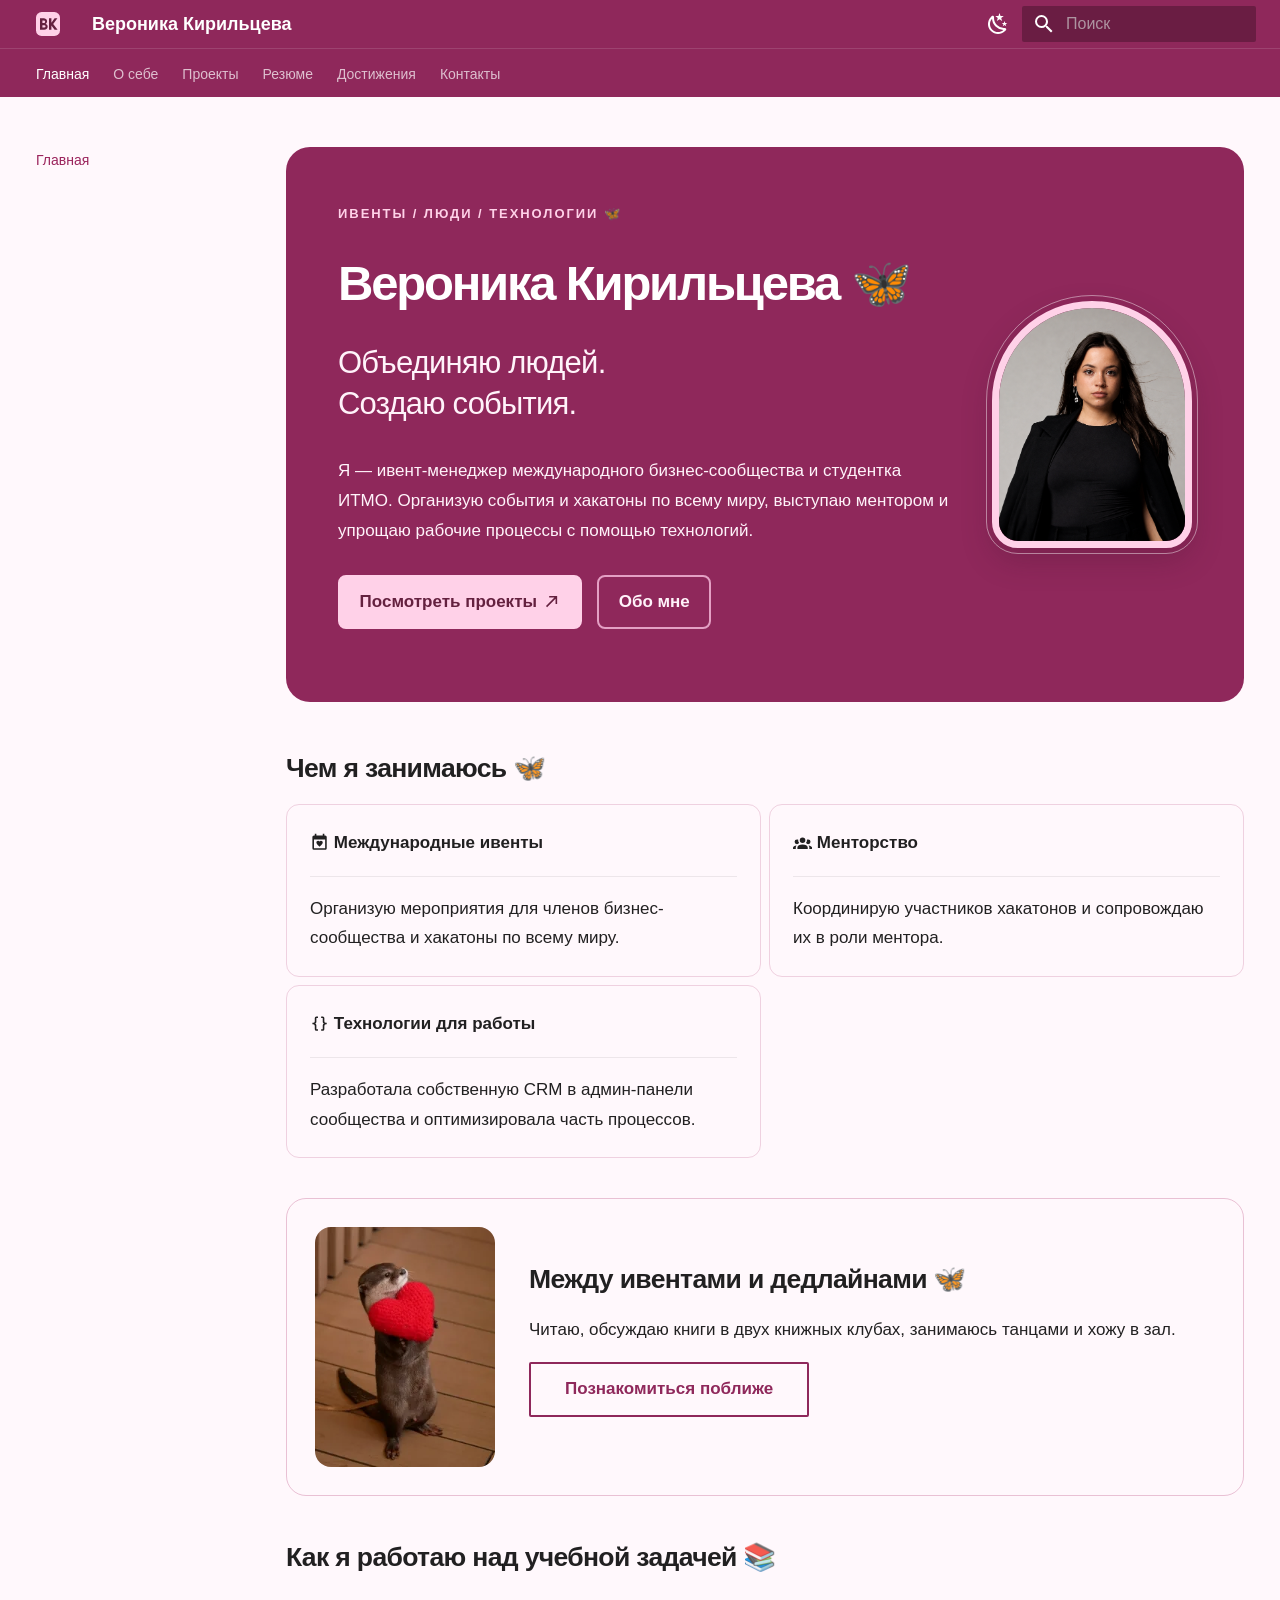
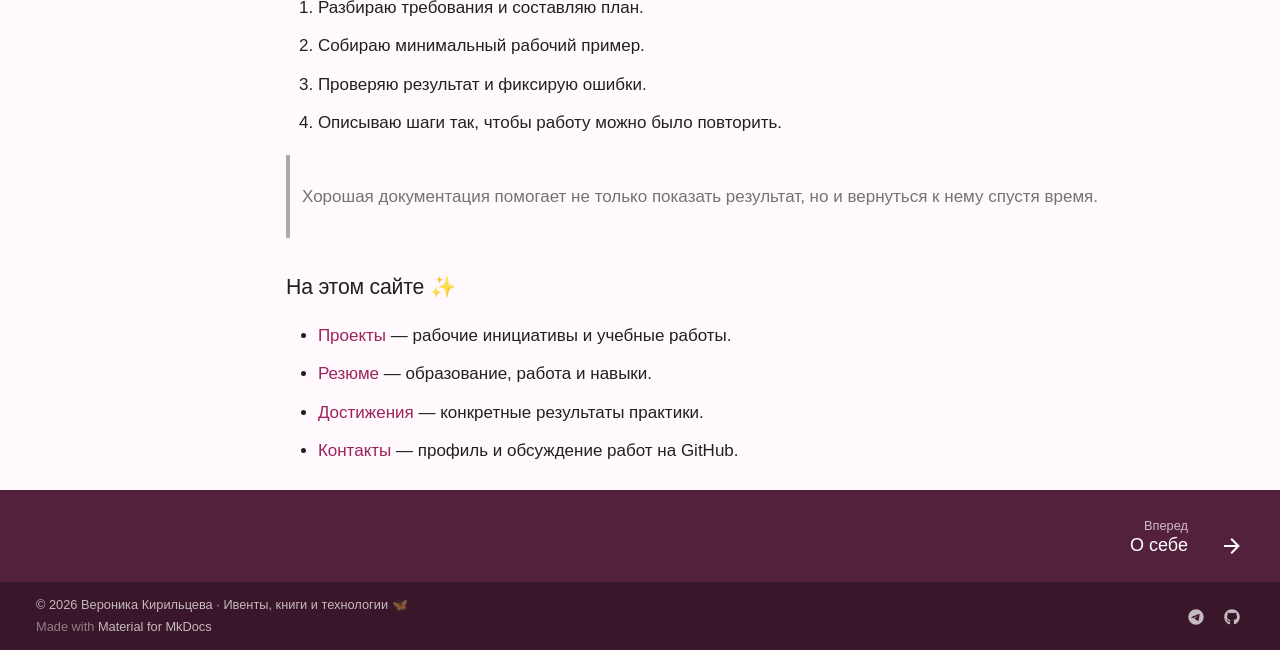
<file: index.html>
<!doctype html>
<html lang="ru" class="no-js">
  <head>
    
      <meta charset="utf-8">
      <meta name="viewport" content="width=device-width,initial-scale=1">
      
        <meta name="description" content="Вероника Кирильцева — международные ивенты, хакатоны, менторство и технологии.">
      
      
        <meta name="author" content="Кирильцева Вероника Сергеевна">
      
      
        <link rel="canonical" href="https://89620761583veronika-png.github.io/2025_2026-introduction-in-web-tech-u4225-kiriltseva_v_s/">
      
      
      
        <link rel="next" href="about/">
      
      
        
      
      
      <link rel="icon" href="images/logo.svg">
      <meta name="generator" content="mkdocs-1.6.1, mkdocs-material-9.7.7">
    
    
      
        <title>Вероника Кирильцева</title>
      
    
    
      <link rel="stylesheet" href="assets/stylesheets/main.ec1eaa64.min.css">
      
        
        <link rel="stylesheet" href="assets/stylesheets/palette.ab4e12ef.min.css">
      
      


    
    
      
    
    
      
    
    
      <link rel="stylesheet" href="stylesheets/extra.css">
    
    <script>__md_scope=new URL(".",location),__md_hash=e=>[...e].reduce(((e,_)=>(e<<5)-e+_.charCodeAt(0)),0),__md_get=(e,_=localStorage,t=__md_scope)=>JSON.parse(_.getItem(t.pathname+"."+e)),__md_set=(e,_,t=localStorage,a=__md_scope)=>{try{t.setItem(a.pathname+"."+e,JSON.stringify(_))}catch(e){}}</script>
    
      

    
    
  </head>
  
  
    
    
      
    
    
    
    
    <body dir="ltr" data-md-color-scheme="default" data-md-color-primary="custom" data-md-color-accent="custom">
  
    
    <input class="md-toggle" data-md-toggle="drawer" type="checkbox" id="__drawer" autocomplete="off">
    <input class="md-toggle" data-md-toggle="search" type="checkbox" id="__search" autocomplete="off">
    <label class="md-overlay" for="__drawer"></label>
    <div data-md-component="skip">
      
        
        <a href="#_1" class="md-skip">
          Перейти к содержанию
        </a>
      
    </div>
    <div data-md-component="announce">
      
    </div>
    
    
      

<header class="md-header" data-md-component="header">
  <nav class="md-header__inner md-grid" aria-label="Верхний колонтитул">
    <a href="." title="Вероника Кирильцева" class="md-header__button md-logo" aria-label="Вероника Кирильцева" data-md-component="logo">
      
  <img src="images/logo.svg" alt="logo">

    </a>
    <label class="md-header__button md-icon" for="__drawer">
      
      <svg xmlns="http://www.w3.org/2000/svg" viewBox="0 0 24 24"><path d="M3 6h18v2H3zm0 5h18v2H3zm0 5h18v2H3z"/></svg>
    </label>
    <div class="md-header__title" data-md-component="header-title">
      <div class="md-header__ellipsis">
        <div class="md-header__topic">
          <span class="md-ellipsis">
            Вероника Кирильцева
          </span>
        </div>
        <div class="md-header__topic" data-md-component="header-topic">
          <span class="md-ellipsis">
            
              Главная
            
          </span>
        </div>
      </div>
    </div>
    
      
        <form class="md-header__option" data-md-component="palette">
  
    
    
    
    <input class="md-option" data-md-color-media="" data-md-color-scheme="default" data-md-color-primary="custom" data-md-color-accent="custom"  aria-label="Переключить на тёмную тему"  type="radio" name="__palette" id="__palette_0">
    
      <label class="md-header__button md-icon" title="Переключить на тёмную тему" for="__palette_1" hidden>
        <svg xmlns="http://www.w3.org/2000/svg" viewBox="0 0 24 24"><path d="m17.75 4.09-2.53 1.94.91 3.06-2.63-1.81-2.63 1.81.91-3.06-2.53-1.94L12.44 4l1.06-3 1.06 3zm3.5 6.91-1.64 1.25.59 1.98-1.7-1.17-1.7 1.17.59-1.98L15.75 11l2.06-.05L18.5 9l.69 1.95zm-2.28 4.95c.83-.08 1.72 1.1 1.19 1.85-.32.45-.66.87-1.08 1.27C15.17 23 8.84 23 4.94 19.07c-3.91-3.9-3.91-10.24 0-14.14.4-.4.82-.76 1.27-1.08.75-.53 1.93.36 1.85 1.19-.27 2.86.69 5.83 2.89 8.02a9.96 9.96 0 0 0 8.02 2.89m-1.64 2.02a12.08 12.08 0 0 1-7.8-3.47c-2.17-2.19-3.33-5-3.49-7.82-2.81 3.14-2.7 7.96.31 10.98 3.02 3.01 7.84 3.12 10.98.31"/></svg>
      </label>
    
  
    
    
    
    <input class="md-option" data-md-color-media="" data-md-color-scheme="slate" data-md-color-primary="custom" data-md-color-accent="custom"  aria-label="Переключить на светлую тему"  type="radio" name="__palette" id="__palette_1">
    
      <label class="md-header__button md-icon" title="Переключить на светлую тему" for="__palette_0" hidden>
        <svg xmlns="http://www.w3.org/2000/svg" viewBox="0 0 24 24"><path d="M12 7a5 5 0 0 1 5 5 5 5 0 0 1-5 5 5 5 0 0 1-5-5 5 5 0 0 1 5-5m0 2a3 3 0 0 0-3 3 3 3 0 0 0 3 3 3 3 0 0 0 3-3 3 3 0 0 0-3-3m0-7 2.39 3.42C13.65 5.15 12.84 5 12 5s-1.65.15-2.39.42zM3.34 7l4.16-.35A7.2 7.2 0 0 0 5.94 8.5c-.44.74-.69 1.5-.83 2.29zm.02 10 1.76-3.77a7.131 7.131 0 0 0 2.38 4.14zM20.65 7l-1.77 3.79a7.02 7.02 0 0 0-2.38-4.15zm-.01 10-4.14.36c.59-.51 1.12-1.14 1.54-1.86.42-.73.69-1.5.83-2.29zM12 22l-2.41-3.44c.74.27 1.55.44 2.41.44.82 0 1.63-.17 2.37-.44z"/></svg>
      </label>
    
  
</form>
      
    
    
      <script>var palette=__md_get("__palette");if(palette&&palette.color){if("(prefers-color-scheme)"===palette.color.media){var media=matchMedia("(prefers-color-scheme: light)"),input=document.querySelector(media.matches?"[data-md-color-media='(prefers-color-scheme: light)']":"[data-md-color-media='(prefers-color-scheme: dark)']");palette.color.media=input.getAttribute("data-md-color-media"),palette.color.scheme=input.getAttribute("data-md-color-scheme"),palette.color.primary=input.getAttribute("data-md-color-primary"),palette.color.accent=input.getAttribute("data-md-color-accent")}for(var[key,value]of Object.entries(palette.color))document.body.setAttribute("data-md-color-"+key,value)}</script>
    
    
    
      
      
        <label class="md-header__button md-icon" for="__search">
          
          <svg xmlns="http://www.w3.org/2000/svg" viewBox="0 0 24 24"><path d="M9.5 3A6.5 6.5 0 0 1 16 9.5c0 1.61-.59 3.09-1.56 4.23l.27.27h.79l5 5-1.5 1.5-5-5v-.79l-.27-.27A6.52 6.52 0 0 1 9.5 16 6.5 6.5 0 0 1 3 9.5 6.5 6.5 0 0 1 9.5 3m0 2C7 5 5 7 5 9.5S7 14 9.5 14 14 12 14 9.5 12 5 9.5 5"/></svg>
        </label>
        <div class="md-search" data-md-component="search" role="dialog">
  <label class="md-search__overlay" for="__search"></label>
  <div class="md-search__inner" role="search">
    <form class="md-search__form" name="search">
      <input type="text" class="md-search__input" name="query" aria-label="Поиск" placeholder="Поиск" autocapitalize="off" autocorrect="off" autocomplete="off" spellcheck="false" data-md-component="search-query" required>
      <label class="md-search__icon md-icon" for="__search">
        
        <svg xmlns="http://www.w3.org/2000/svg" viewBox="0 0 24 24"><path d="M9.5 3A6.5 6.5 0 0 1 16 9.5c0 1.61-.59 3.09-1.56 4.23l.27.27h.79l5 5-1.5 1.5-5-5v-.79l-.27-.27A6.52 6.52 0 0 1 9.5 16 6.5 6.5 0 0 1 3 9.5 6.5 6.5 0 0 1 9.5 3m0 2C7 5 5 7 5 9.5S7 14 9.5 14 14 12 14 9.5 12 5 9.5 5"/></svg>
        
        <svg xmlns="http://www.w3.org/2000/svg" viewBox="0 0 24 24"><path d="M20 11v2H8l5.5 5.5-1.42 1.42L4.16 12l7.92-7.92L13.5 5.5 8 11z"/></svg>
      </label>
      <nav class="md-search__options" aria-label="Поиск">
        
          <a href="javascript:void(0)" class="md-search__icon md-icon" title="Поделиться" aria-label="Поделиться" data-clipboard data-clipboard-text="" data-md-component="search-share" tabindex="-1">
            
            <svg xmlns="http://www.w3.org/2000/svg" viewBox="0 0 24 24"><path d="M18 16.08c-.76 0-1.44.3-1.96.77L8.91 12.7c.05-.23.09-.46.09-.7s-.04-.47-.09-.7l7.05-4.11c.54.5 1.25.81 2.04.81a3 3 0 0 0 3-3 3 3 0 0 0-3-3 3 3 0 0 0-3 3c0 .24.04.47.09.7L8.04 9.81C7.5 9.31 6.79 9 6 9a3 3 0 0 0-3 3 3 3 0 0 0 3 3c.79 0 1.5-.31 2.04-.81l7.12 4.15c-.05.21-.08.43-.08.66 0 1.61 1.31 2.91 2.92 2.91s2.92-1.3 2.92-2.91A2.92 2.92 0 0 0 18 16.08"/></svg>
          </a>
        
        <button type="reset" class="md-search__icon md-icon" title="Очистить" aria-label="Очистить" tabindex="-1">
          
          <svg xmlns="http://www.w3.org/2000/svg" viewBox="0 0 24 24"><path d="M19 6.41 17.59 5 12 10.59 6.41 5 5 6.41 10.59 12 5 17.59 6.41 19 12 13.41 17.59 19 19 17.59 13.41 12z"/></svg>
        </button>
      </nav>
      
    </form>
    <div class="md-search__output">
      <div class="md-search__scrollwrap" tabindex="0" data-md-scrollfix>
        <div class="md-search-result" data-md-component="search-result">
          <div class="md-search-result__meta">
            Инициализация поиска
          </div>
          <ol class="md-search-result__list" role="presentation"></ol>
        </div>
      </div>
    </div>
  </div>
</div>
      
    
    
  </nav>
  
</header>
    
    <div class="md-container" data-md-component="container">
      
      
        
          
            
<nav class="md-tabs" aria-label="Вкладки" data-md-component="tabs">
  <div class="md-grid">
    <ul class="md-tabs__list">
      
        
  
  
  
    
  
  
    <li class="md-tabs__item md-tabs__item--active">
      <a href="." class="md-tabs__link">
        
  
  
    
  
  Главная

      </a>
    </li>
  

      
        
  
  
  
  
    <li class="md-tabs__item">
      <a href="about/" class="md-tabs__link">
        
  
  
    
  
  О себе

      </a>
    </li>
  

      
        
  
  
  
  
    <li class="md-tabs__item">
      <a href="projects/" class="md-tabs__link">
        
  
  
    
  
  Проекты

      </a>
    </li>
  

      
        
  
  
  
  
    <li class="md-tabs__item">
      <a href="resume/" class="md-tabs__link">
        
  
  
    
  
  Резюме

      </a>
    </li>
  

      
        
  
  
  
  
    <li class="md-tabs__item">
      <a href="achievements/" class="md-tabs__link">
        
  
  
    
  
  Достижения

      </a>
    </li>
  

      
        
  
  
  
  
    <li class="md-tabs__item">
      <a href="contacts/" class="md-tabs__link">
        
  
  
    
  
  Контакты

      </a>
    </li>
  

      
    </ul>
  </div>
</nav>
          
        
      
      <main class="md-main" data-md-component="main">
        <div class="md-main__inner md-grid">
          
            
              
                
              
              <div class="md-sidebar md-sidebar--primary" data-md-component="sidebar" data-md-type="navigation" >
                <div class="md-sidebar__scrollwrap">
                  <div class="md-sidebar__inner">
                    


  


<nav class="md-nav md-nav--primary md-nav--lifted" aria-label="Навигация" data-md-level="0">
  <label class="md-nav__title" for="__drawer">
    <a href="." title="Вероника Кирильцева" class="md-nav__button md-logo" aria-label="Вероника Кирильцева" data-md-component="logo">
      
  <img src="images/logo.svg" alt="logo">

    </a>
    Вероника Кирильцева
  </label>
  
  <ul class="md-nav__list" data-md-scrollfix>
    
      
      
  
  
    
  
  
  
    <li class="md-nav__item md-nav__item--active">
      
      <input class="md-nav__toggle md-toggle" type="checkbox" id="__toc">
      
      
        
      
      
        <label class="md-nav__link md-nav__link--active" for="__toc">
          
  
  
  <span class="md-ellipsis">
    
  
    Главная
  

    
  </span>
  
  

          <span class="md-nav__icon md-icon"></span>
        </label>
      
      <a href="." class="md-nav__link md-nav__link--active">
        
  
  
  <span class="md-ellipsis">
    
  
    Главная
  

    
  </span>
  
  

      </a>
      
        

<nav class="md-nav md-nav--secondary" aria-label="Содержание">
  
  
  
    
  
  
    <label class="md-nav__title" for="__toc">
      <span class="md-nav__icon md-icon"></span>
      Содержание
    </label>
    <ul class="md-nav__list" data-md-component="toc" data-md-scrollfix>
      
        <li class="md-nav__item">
  <a href="#_2" class="md-nav__link">
    <span class="md-ellipsis">
      
        Чем я занимаюсь 🦋
      
    </span>
  </a>
  
</li>
      
        <li class="md-nav__item">
  <a href="#_3" class="md-nav__link">
    <span class="md-ellipsis">
      
        Между ивентами и дедлайнами 🦋
      
    </span>
  </a>
  
</li>
      
        <li class="md-nav__item">
  <a href="#_4" class="md-nav__link">
    <span class="md-ellipsis">
      
        Как я работаю над учебной задачей 📚
      
    </span>
  </a>
  
    <nav class="md-nav" aria-label="Как я работаю над учебной задачей 📚">
      <ul class="md-nav__list">
        
          <li class="md-nav__item">
  <a href="#_5" class="md-nav__link">
    <span class="md-ellipsis">
      
        На этом сайте ✨
      
    </span>
  </a>
  
</li>
        
      </ul>
    </nav>
  
</li>
      
    </ul>
  
</nav>
      
    </li>
  

    
      
      
  
  
  
  
    <li class="md-nav__item">
      <a href="about/" class="md-nav__link">
        
  
  
  <span class="md-ellipsis">
    
  
    О себе
  

    
  </span>
  
  

      </a>
    </li>
  

    
      
      
  
  
  
  
    <li class="md-nav__item">
      <a href="projects/" class="md-nav__link">
        
  
  
  <span class="md-ellipsis">
    
  
    Проекты
  

    
  </span>
  
  

      </a>
    </li>
  

    
      
      
  
  
  
  
    <li class="md-nav__item">
      <a href="resume/" class="md-nav__link">
        
  
  
  <span class="md-ellipsis">
    
  
    Резюме
  

    
  </span>
  
  

      </a>
    </li>
  

    
      
      
  
  
  
  
    <li class="md-nav__item">
      <a href="achievements/" class="md-nav__link">
        
  
  
  <span class="md-ellipsis">
    
  
    Достижения
  

    
  </span>
  
  

      </a>
    </li>
  

    
      
      
  
  
  
  
    <li class="md-nav__item">
      <a href="contacts/" class="md-nav__link">
        
  
  
  <span class="md-ellipsis">
    
  
    Контакты
  

    
  </span>
  
  

      </a>
    </li>
  

    
  </ul>
</nav>
                  </div>
                </div>
              </div>
            
            
              
                
              
              <div class="md-sidebar md-sidebar--secondary" data-md-component="sidebar" data-md-type="toc" hidden>
                <div class="md-sidebar__scrollwrap">
                  <div class="md-sidebar__inner">
                    

<nav class="md-nav md-nav--secondary" aria-label="Содержание">
  
  
  
    
  
  
    <label class="md-nav__title" for="__toc">
      <span class="md-nav__icon md-icon"></span>
      Содержание
    </label>
    <ul class="md-nav__list" data-md-component="toc" data-md-scrollfix>
      
        <li class="md-nav__item">
  <a href="#_2" class="md-nav__link">
    <span class="md-ellipsis">
      
        Чем я занимаюсь 🦋
      
    </span>
  </a>
  
</li>
      
        <li class="md-nav__item">
  <a href="#_3" class="md-nav__link">
    <span class="md-ellipsis">
      
        Между ивентами и дедлайнами 🦋
      
    </span>
  </a>
  
</li>
      
        <li class="md-nav__item">
  <a href="#_4" class="md-nav__link">
    <span class="md-ellipsis">
      
        Как я работаю над учебной задачей 📚
      
    </span>
  </a>
  
    <nav class="md-nav" aria-label="Как я работаю над учебной задачей 📚">
      <ul class="md-nav__list">
        
          <li class="md-nav__item">
  <a href="#_5" class="md-nav__link">
    <span class="md-ellipsis">
      
        На этом сайте ✨
      
    </span>
  </a>
  
</li>
        
      </ul>
    </nav>
  
</li>
      
    </ul>
  
</nav>
                  </div>
                </div>
              </div>
            
          
          
            <div class="md-content" data-md-component="content">
              
              <article class="md-content__inner md-typeset">
                
                  
  




<div class="hero">
<div class="hero-copy">
<div class="eyebrow">ИВЕНТЫ / ЛЮДИ / ТЕХНОЛОГИИ 🦋</div>
<h1 id="_1">Вероника Кирильцева 🦋<a class="headerlink" href="#_1" title="Permanent link">&para;</a></h1>
<p class="hero-lead">Объединяю людей.<br>Создаю события.</p>
<p>Я — ивент-менеджер международного бизнес-сообщества и студентка ИТМО. Организую события и хакатоны по всему миру, выступаю ментором и упрощаю рабочие процессы с помощью технологий.</p>
<p><a class="md-button md-button--primary" href="projects/">Посмотреть проекты <span class="twemoji"><svg xmlns="http://www.w3.org/2000/svg" viewBox="0 0 24 24"><path d="M5 17.59 15.59 7H9V5h10v10h-2V8.41L6.41 19z"/></svg></span></a>
<a class="md-button" href="about/">Обо мне</a></p>
</div>
<p><img alt="Вероника Кирильцева" class="hero-portrait" height="1402" src="images/veronika.png" width="1122" /></p>
</div>
<h2 id="_2">Чем я занимаюсь 🦋<a class="headerlink" href="#_2" title="Permanent link">&para;</a></h2>
<div class="grid cards">
<ul>
<li>
<p><span class="twemoji"><svg xmlns="http://www.w3.org/2000/svg" viewBox="0 0 24 24"><path d="M19 19V8H5v11zM16 1h2v2h1a2 2 0 0 1 2 2v14c0 1.11-.89 2-2 2H5a2 2 0 0 1-2-2V5c0-1.1.9-2 2-2h1V1h2v2h8zm-4 16.17-.58-.53C9.36 14.77 8 13.54 8 12.03c0-1.23.97-2.2 2.2-2.2.7 0 1.36.32 1.8.83.44-.51 1.1-.83 1.8-.83 1.23 0 2.2.97 2.2 2.2 0 1.51-1.36 2.74-3.42 4.61z"/></svg></span> <strong>Международные ивенты</strong></p>
<hr />
<p>Организую мероприятия для членов бизнес-сообщества и хакатоны по всему миру.</p>
</li>
<li>
<p><span class="twemoji"><svg xmlns="http://www.w3.org/2000/svg" viewBox="0 0 24 24"><path d="M12 5.5A3.5 3.5 0 0 1 15.5 9a3.5 3.5 0 0 1-3.5 3.5A3.5 3.5 0 0 1 8.5 9 3.5 3.5 0 0 1 12 5.5M5 8c.56 0 1.08.15 1.53.42-.15 1.43.27 2.85 1.13 3.96C7.16 13.34 6.16 14 5 14a3 3 0 0 1-3-3 3 3 0 0 1 3-3m14 0a3 3 0 0 1 3 3 3 3 0 0 1-3 3c-1.16 0-2.16-.66-2.66-1.62a5.54 5.54 0 0 0 1.13-3.96c.45-.27.97-.42 1.53-.42M5.5 18.25c0-2.07 2.91-3.75 6.5-3.75s6.5 1.68 6.5 3.75V20h-13zM0 20v-1.5c0-1.39 1.89-2.56 4.45-2.9-.59.68-.95 1.62-.95 2.65V20zm24 0h-3.5v-1.75c0-1.03-.36-1.97-.95-2.65 2.56.34 4.45 1.51 4.45 2.9z"/></svg></span> <strong>Менторство</strong></p>
<hr />
<p>Координирую участников хакатонов и сопровождаю их в роли ментора.</p>
</li>
<li>
<p><span class="twemoji"><svg xmlns="http://www.w3.org/2000/svg" viewBox="0 0 24 24"><path d="M8 3a2 2 0 0 0-2 2v4a2 2 0 0 1-2 2H3v2h1a2 2 0 0 1 2 2v4a2 2 0 0 0 2 2h2v-2H8v-5a2 2 0 0 0-2-2 2 2 0 0 0 2-2V5h2V3m6 0a2 2 0 0 1 2 2v4a2 2 0 0 0 2 2h1v2h-1a2 2 0 0 0-2 2v4a2 2 0 0 1-2 2h-2v-2h2v-5a2 2 0 0 1 2-2 2 2 0 0 1-2-2V5h-2V3z"/></svg></span> <strong>Технологии для работы</strong></p>
<hr />
<p>Разработала собственную CRM в админ-панели сообщества и оптимизировала часть процессов.</p>
</li>
</ul>
</div>
<div class="otter-note">
<p><img alt="Выдра с красным сердцем" height="320" src="images/otter-2.png" width="240" /></p>
<div>
<h2 id="_3">Между ивентами и дедлайнами 🦋<a class="headerlink" href="#_3" title="Permanent link">&para;</a></h2>
<p>Читаю, обсуждаю книги в двух книжных клубах, занимаюсь танцами и хожу в зал.</p>
<p><a class="md-button" href="about/">Познакомиться поближе</a></p>
</div>
</div>
<h2 id="_4">Как я работаю над учебной задачей 📚<a class="headerlink" href="#_4" title="Permanent link">&para;</a></h2>
<ol>
<li>Разбираю требования и составляю план.</li>
<li>Собираю минимальный рабочий пример.</li>
<li>Проверяю результат и фиксирую ошибки.</li>
<li>Описываю шаги так, чтобы работу можно было повторить.</li>
</ol>
<blockquote>
<p>Хорошая документация помогает не только показать результат, но и вернуться к нему спустя время.</p>
</blockquote>
<h3 id="_5">На этом сайте ✨<a class="headerlink" href="#_5" title="Permanent link">&para;</a></h3>
<ul>
<li><a href="projects/">Проекты</a> — рабочие инициативы и учебные работы.</li>
<li><a href="resume/">Резюме</a> — образование, работа и навыки.</li>
<li><a href="achievements/">Достижения</a> — конкретные результаты практики.</li>
<li><a href="contacts/">Контакты</a> — профиль и обсуждение работ на GitHub.</li>
</ul>







  
  




  



                
              </article>
            </div>
          
          
<script>var target=document.getElementById(location.hash.slice(1));target&&target.name&&(target.checked=target.name.startsWith("__tabbed_"))</script>
        </div>
        
          <button type="button" class="md-top md-icon" data-md-component="top" hidden>
  
  <svg xmlns="http://www.w3.org/2000/svg" viewBox="0 0 24 24"><path d="M13 20h-2V8l-5.5 5.5-1.42-1.42L12 4.16l7.92 7.92-1.42 1.42L13 8z"/></svg>
  К началу
</button>
        
      </main>
      
        <footer class="md-footer">
  
    
      
        
      
      <nav class="md-footer__inner md-grid" aria-label="Нижний колонтитул" >
        
        
          
          <a href="about/" class="md-footer__link md-footer__link--next" aria-label="Вперед: О себе">
            <div class="md-footer__title">
              <span class="md-footer__direction">
                Вперед
              </span>
              <div class="md-ellipsis">
                О себе
              </div>
            </div>
            <div class="md-footer__button md-icon">
              
              <svg xmlns="http://www.w3.org/2000/svg" viewBox="0 0 24 24"><path d="M4 11v2h12l-5.5 5.5 1.42 1.42L19.84 12l-7.92-7.92L10.5 5.5 16 11z"/></svg>
            </div>
          </a>
        
      </nav>
    
  
  <div class="md-footer-meta md-typeset">
    <div class="md-footer-meta__inner md-grid">
      <div class="md-copyright">
  
    <div class="md-copyright__highlight">
      © 2026 Вероника Кирильцева · Ивенты, книги и технологии 🦋
    </div>
  
  
    Made with
    <a href="https://squidfunk.github.io/mkdocs-material/" target="_blank" rel="noopener">
      Material for MkDocs
    </a>
  
</div>
      
        
<div class="md-social">
  
    
    
    
    
    <a href="https://t.me/vkiriltseva" target="_blank" rel="noopener" title="Telegram Вероники Кирильцевой" class="md-social__link">
      <svg xmlns="http://www.w3.org/2000/svg" viewBox="0 0 512 512"><!--! Font Awesome Free 7.1.0 by @fontawesome - https://fontawesome.com License - https://fontawesome.com/license/free (Icons: CC BY 4.0, Fonts: SIL OFL 1.1, Code: MIT License) Copyright 2025 Fonticons, Inc.--><path d="M256 8a248 248 0 1 0 0 496 248 248 0 1 0 0-496m115 168.7c-3.7 39.2-19.9 134.4-28.1 178.3-3.5 18.6-10.3 24.8-16.9 25.4-14.4 1.3-25.3-9.5-39.3-18.7-21.8-14.3-34.2-23.2-55.3-37.2-24.5-16.1-8.6-25 5.3-39.5 3.7-3.8 67.1-61.5 68.3-66.7.2-.7.3-3.1-1.2-4.4s-3.6-.8-5.1-.5c-2.2.5-37.1 23.5-104.6 69.1-9.9 6.8-18.9 10.1-26.9 9.9-8.9-.2-25.9-5-38.6-9.1-15.5-5-27.9-7.7-26.8-16.3.6-4.5 6.7-9 18.4-13.7 72.3-31.5 120.5-52.3 144.6-62.3 68.9-28.6 83.2-33.6 92.5-33.8 2.1 0 6.6.5 9.6 2.9 2 1.7 3.2 4.1 3.5 6.7.5 3.2.6 6.5.4 9.8z"/></svg>
    </a>
  
    
    
    
    
    <a href="https://github.com/89620761583veronika-png" target="_blank" rel="noopener" title="GitHub Вероники Кирильцевой" class="md-social__link">
      <svg xmlns="http://www.w3.org/2000/svg" viewBox="0 0 512 512"><!--! Font Awesome Free 7.1.0 by @fontawesome - https://fontawesome.com License - https://fontawesome.com/license/free (Icons: CC BY 4.0, Fonts: SIL OFL 1.1, Code: MIT License) Copyright 2025 Fonticons, Inc.--><path d="M173.9 397.4c0 2-2.3 3.6-5.2 3.6-3.3.3-5.6-1.3-5.6-3.6 0-2 2.3-3.6 5.2-3.6 3-.3 5.6 1.3 5.6 3.6m-31.1-4.5c-.7 2 1.3 4.3 4.3 4.9 2.6 1 5.6 0 6.2-2s-1.3-4.3-4.3-5.2c-2.6-.7-5.5.3-6.2 2.3m44.2-1.7c-2.9.7-4.9 2.6-4.6 4.9.3 2 2.9 3.3 5.9 2.6 2.9-.7 4.9-2.6 4.6-4.6-.3-1.9-3-3.2-5.9-2.9M252.8 8C114.1 8 8 113.3 8 252c0 110.9 69.8 205.8 169.5 239.2 12.8 2.3 17.3-5.6 17.3-12.1 0-6.2-.3-40.4-.3-61.4 0 0-70 15-84.7-29.8 0 0-11.4-29.1-27.8-36.6 0 0-22.9-15.7 1.6-15.4 0 0 24.9 2 38.6 25.8 21.9 38.6 58.6 27.5 72.9 20.9 2.3-16 8.8-27.1 16-33.7-55.9-6.2-112.3-14.3-112.3-110.5 0-27.5 7.6-41.3 23.6-58.9-2.6-6.5-11.1-33.3 2.6-67.9 20.9-6.5 69 27 69 27 20-5.6 41.5-8.5 62.8-8.5s42.8 2.9 62.8 8.5c0 0 48.1-33.6 69-27 13.7 34.7 5.2 61.4 2.6 67.9 16 17.7 25.8 31.5 25.8 58.9 0 96.5-58.9 104.2-114.8 110.5 9.2 7.9 17 22.9 17 46.4 0 33.7-.3 75.4-.3 83.6 0 6.5 4.6 14.4 17.3 12.1C436.2 457.8 504 362.9 504 252 504 113.3 391.5 8 252.8 8M105.2 352.9c-1.3 1-1 3.3.7 5.2 1.6 1.6 3.9 2.3 5.2 1 1.3-1 1-3.3-.7-5.2-1.6-1.6-3.9-2.3-5.2-1m-10.8-8.1c-.7 1.3.3 2.9 2.3 3.9 1.6 1 3.6.7 4.3-.7.7-1.3-.3-2.9-2.3-3.9-2-.6-3.6-.3-4.3.7m32.4 35.6c-1.6 1.3-1 4.3 1.3 6.2 2.3 2.3 5.2 2.6 6.5 1 1.3-1.3.7-4.3-1.3-6.2-2.2-2.3-5.2-2.6-6.5-1m-11.4-14.7c-1.6 1-1.6 3.6 0 5.9s4.3 3.3 5.6 2.3c1.6-1.3 1.6-3.9 0-6.2-1.4-2.3-4-3.3-5.6-2"/></svg>
    </a>
  
</div>
      
    </div>
  </div>
</footer>
      
    </div>
    <div class="md-dialog" data-md-component="dialog">
      <div class="md-dialog__inner md-typeset"></div>
    </div>
    
    
    
      
      
      <script id="__config" type="application/json">{"annotate": null, "base": ".", "features": ["navigation.tabs", "navigation.sections", "navigation.top", "navigation.footer", "search.highlight", "search.share", "content.code.copy"], "search": "assets/javascripts/workers/search.2c215733.min.js", "tags": null, "translations": {"clipboard.copied": "\u0421\u043a\u043e\u043f\u0438\u0440\u043e\u0432\u0430\u043d\u043e \u0432 \u0431\u0443\u0444\u0435\u0440", "clipboard.copy": "\u041a\u043e\u043f\u0438\u0440\u043e\u0432\u0430\u0442\u044c \u0432 \u0431\u0443\u0444\u0435\u0440", "search.result.more.one": "\u0415\u0449\u0451 1 \u043d\u0430 \u044d\u0442\u043e\u0439 \u0441\u0442\u0440\u0430\u043d\u0438\u0446\u0435", "search.result.more.other": "\u0415\u0449\u0451 # \u043d\u0430 \u044d\u0442\u043e\u0439 \u0441\u0442\u0440\u0430\u043d\u0438\u0446\u0435", "search.result.none": "\u0421\u043e\u0432\u043f\u0430\u0434\u0435\u043d\u0438\u0439 \u043d\u0435 \u043d\u0430\u0439\u0434\u0435\u043d\u043e", "search.result.one": "\u041d\u0430\u0439\u0434\u0435\u043d\u043e 1 \u0441\u043e\u0432\u043f\u0430\u0434\u0435\u043d\u0438\u0435", "search.result.other": "\u041d\u0430\u0439\u0434\u0435\u043d\u043e \u0441\u043e\u0432\u043f\u0430\u0434\u0435\u043d\u0438\u0439: #", "search.result.placeholder": "\u041d\u0430\u0447\u043d\u0438\u0442\u0435 \u043f\u0435\u0447\u0430\u0442\u0430\u0442\u044c \u0434\u043b\u044f \u043f\u043e\u0438\u0441\u043a\u0430", "search.result.term.missing": "\u041e\u0442\u0441\u0443\u0442\u0441\u0442\u0432\u0443\u0435\u0442", "select.version": "\u0412\u044b\u0431\u0435\u0440\u0438\u0442\u0435 \u0432\u0435\u0440\u0441\u0438\u044e"}, "version": null}</script>
    
    
      <script src="assets/javascripts/bundle.d7400e89.min.js"></script>
      
    
  </body>
</html>
</file>
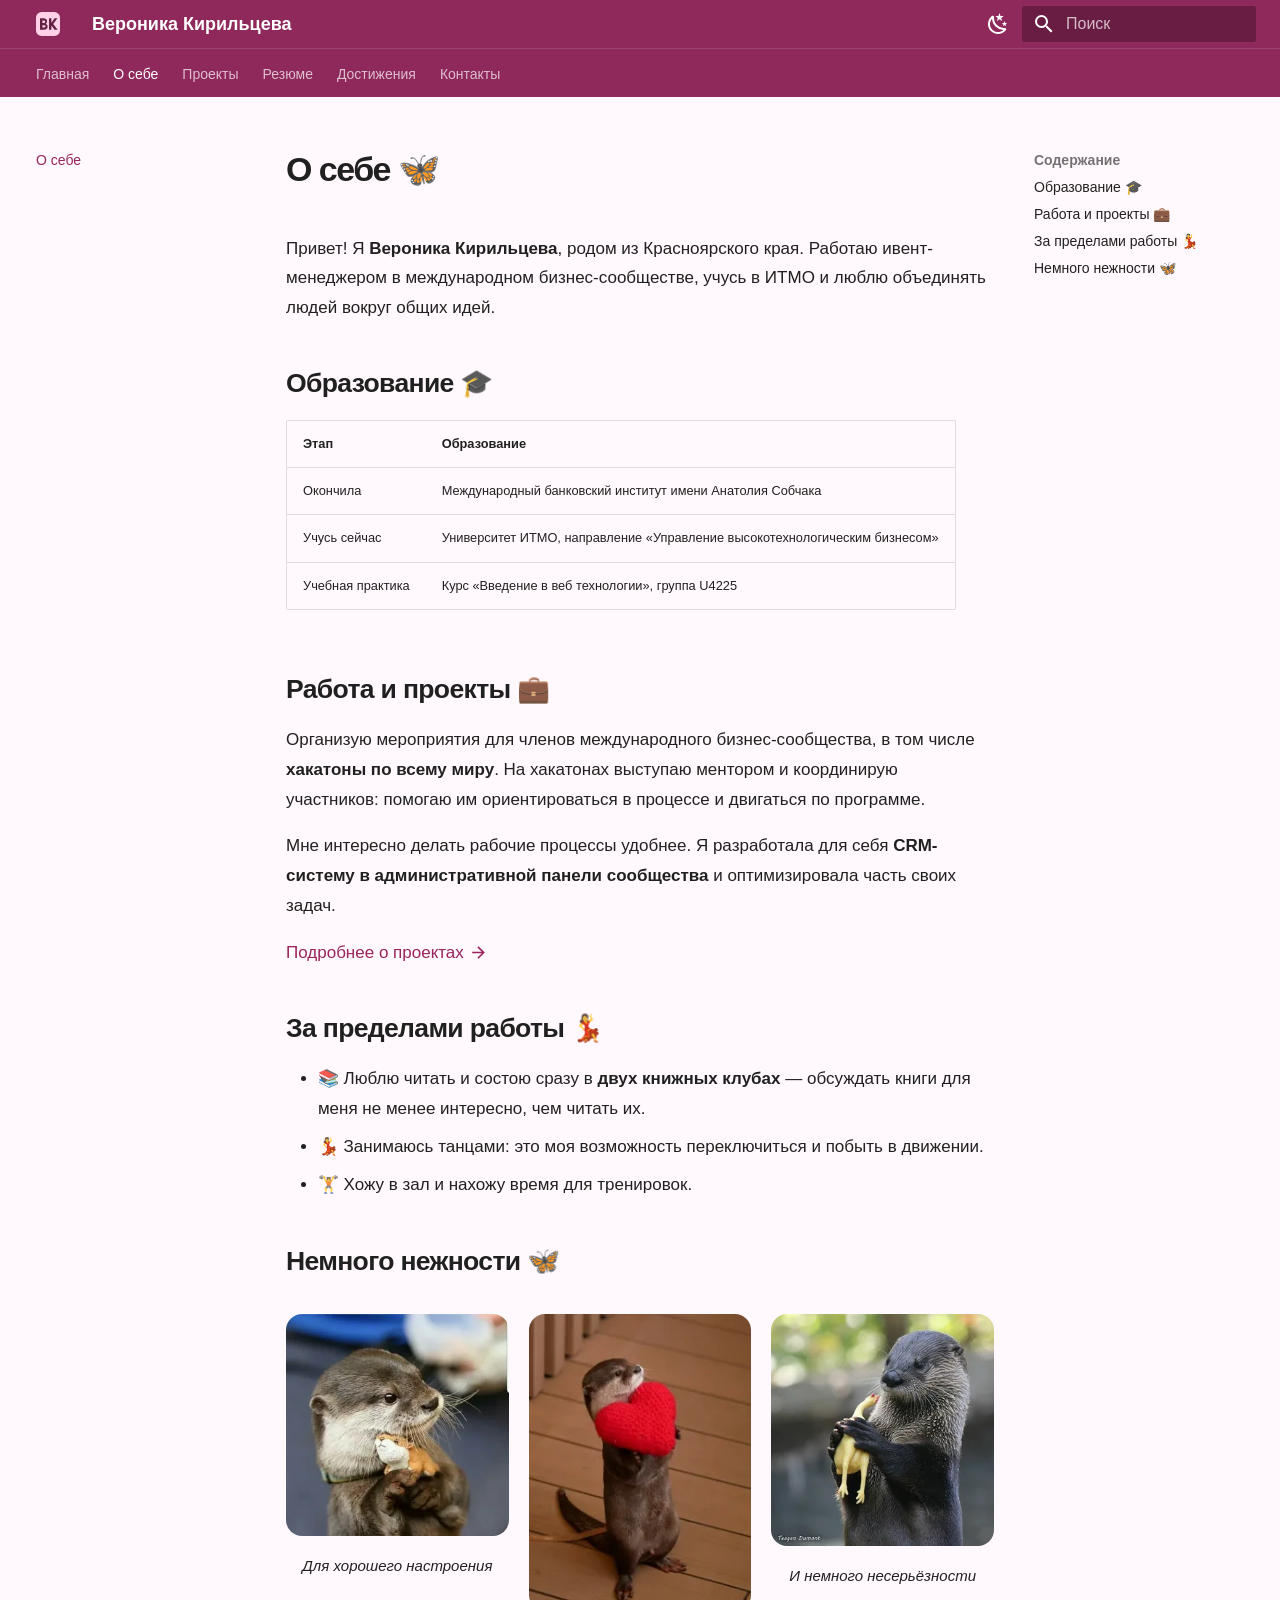
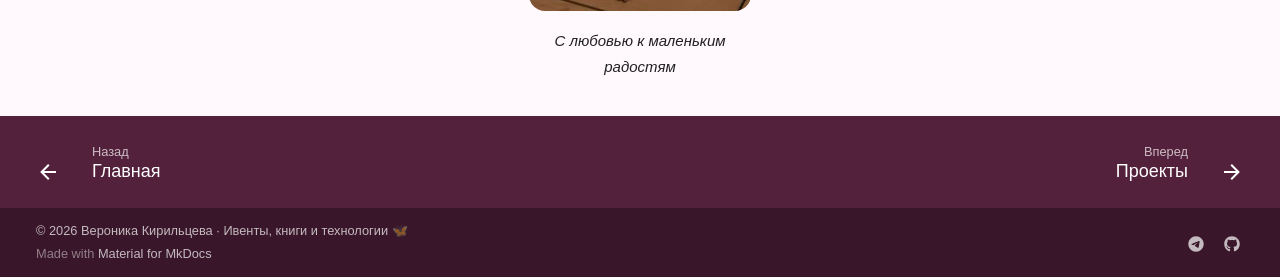
<file: about/index.html>
<!doctype html>
<html lang="ru" class="no-js">
  <head>
    
      <meta charset="utf-8">
      <meta name="viewport" content="width=device-width,initial-scale=1">
      
        <meta name="description" content="Вероника Кирильцева — международные ивенты, хакатоны, менторство и технологии.">
      
      
        <meta name="author" content="Кирильцева Вероника Сергеевна">
      
      
        <link rel="canonical" href="https://89620761583veronika-png.github.io/2025_2026-introduction-in-web-tech-u4225-kiriltseva_v_s/about/">
      
      
        <link rel="prev" href="..">
      
      
        <link rel="next" href="../projects/">
      
      
        
      
      
      <link rel="icon" href="../images/logo.svg">
      <meta name="generator" content="mkdocs-1.6.1, mkdocs-material-9.7.7">
    
    
      
        <title>О себе - Вероника Кирильцева</title>
      
    
    
      <link rel="stylesheet" href="../assets/stylesheets/main.ec1eaa64.min.css">
      
        
        <link rel="stylesheet" href="../assets/stylesheets/palette.ab4e12ef.min.css">
      
      


    
    
      
    
    
      
    
    
      <link rel="stylesheet" href="../stylesheets/extra.css">
    
    <script>__md_scope=new URL("..",location),__md_hash=e=>[...e].reduce(((e,_)=>(e<<5)-e+_.charCodeAt(0)),0),__md_get=(e,_=localStorage,t=__md_scope)=>JSON.parse(_.getItem(t.pathname+"."+e)),__md_set=(e,_,t=localStorage,a=__md_scope)=>{try{t.setItem(a.pathname+"."+e,JSON.stringify(_))}catch(e){}}</script>
    
      

    
    
  </head>
  
  
    
    
      
    
    
    
    
    <body dir="ltr" data-md-color-scheme="default" data-md-color-primary="custom" data-md-color-accent="custom">
  
    
    <input class="md-toggle" data-md-toggle="drawer" type="checkbox" id="__drawer" autocomplete="off">
    <input class="md-toggle" data-md-toggle="search" type="checkbox" id="__search" autocomplete="off">
    <label class="md-overlay" for="__drawer"></label>
    <div data-md-component="skip">
      
        
        <a href="#_1" class="md-skip">
          Перейти к содержанию
        </a>
      
    </div>
    <div data-md-component="announce">
      
    </div>
    
    
      

<header class="md-header" data-md-component="header">
  <nav class="md-header__inner md-grid" aria-label="Верхний колонтитул">
    <a href=".." title="Вероника Кирильцева" class="md-header__button md-logo" aria-label="Вероника Кирильцева" data-md-component="logo">
      
  <img src="../images/logo.svg" alt="logo">

    </a>
    <label class="md-header__button md-icon" for="__drawer">
      
      <svg xmlns="http://www.w3.org/2000/svg" viewBox="0 0 24 24"><path d="M3 6h18v2H3zm0 5h18v2H3zm0 5h18v2H3z"/></svg>
    </label>
    <div class="md-header__title" data-md-component="header-title">
      <div class="md-header__ellipsis">
        <div class="md-header__topic">
          <span class="md-ellipsis">
            Вероника Кирильцева
          </span>
        </div>
        <div class="md-header__topic" data-md-component="header-topic">
          <span class="md-ellipsis">
            
              О себе
            
          </span>
        </div>
      </div>
    </div>
    
      
        <form class="md-header__option" data-md-component="palette">
  
    
    
    
    <input class="md-option" data-md-color-media="" data-md-color-scheme="default" data-md-color-primary="custom" data-md-color-accent="custom"  aria-label="Переключить на тёмную тему"  type="radio" name="__palette" id="__palette_0">
    
      <label class="md-header__button md-icon" title="Переключить на тёмную тему" for="__palette_1" hidden>
        <svg xmlns="http://www.w3.org/2000/svg" viewBox="0 0 24 24"><path d="m17.75 4.09-2.53 1.94.91 3.06-2.63-1.81-2.63 1.81.91-3.06-2.53-1.94L12.44 4l1.06-3 1.06 3zm3.5 6.91-1.64 1.25.59 1.98-1.7-1.17-1.7 1.17.59-1.98L15.75 11l2.06-.05L18.5 9l.69 1.95zm-2.28 4.95c.83-.08 1.72 1.1 1.19 1.85-.32.45-.66.87-1.08 1.27C15.17 23 8.84 23 4.94 19.07c-3.91-3.9-3.91-10.24 0-14.14.4-.4.82-.76 1.27-1.08.75-.53 1.93.36 1.85 1.19-.27 2.86.69 5.83 2.89 8.02a9.96 9.96 0 0 0 8.02 2.89m-1.64 2.02a12.08 12.08 0 0 1-7.8-3.47c-2.17-2.19-3.33-5-3.49-7.82-2.81 3.14-2.7 7.96.31 10.98 3.02 3.01 7.84 3.12 10.98.31"/></svg>
      </label>
    
  
    
    
    
    <input class="md-option" data-md-color-media="" data-md-color-scheme="slate" data-md-color-primary="custom" data-md-color-accent="custom"  aria-label="Переключить на светлую тему"  type="radio" name="__palette" id="__palette_1">
    
      <label class="md-header__button md-icon" title="Переключить на светлую тему" for="__palette_0" hidden>
        <svg xmlns="http://www.w3.org/2000/svg" viewBox="0 0 24 24"><path d="M12 7a5 5 0 0 1 5 5 5 5 0 0 1-5 5 5 5 0 0 1-5-5 5 5 0 0 1 5-5m0 2a3 3 0 0 0-3 3 3 3 0 0 0 3 3 3 3 0 0 0 3-3 3 3 0 0 0-3-3m0-7 2.39 3.42C13.65 5.15 12.84 5 12 5s-1.65.15-2.39.42zM3.34 7l4.16-.35A7.2 7.2 0 0 0 5.94 8.5c-.44.74-.69 1.5-.83 2.29zm.02 10 1.76-3.77a7.131 7.131 0 0 0 2.38 4.14zM20.65 7l-1.77 3.79a7.02 7.02 0 0 0-2.38-4.15zm-.01 10-4.14.36c.59-.51 1.12-1.14 1.54-1.86.42-.73.69-1.5.83-2.29zM12 22l-2.41-3.44c.74.27 1.55.44 2.41.44.82 0 1.63-.17 2.37-.44z"/></svg>
      </label>
    
  
</form>
      
    
    
      <script>var palette=__md_get("__palette");if(palette&&palette.color){if("(prefers-color-scheme)"===palette.color.media){var media=matchMedia("(prefers-color-scheme: light)"),input=document.querySelector(media.matches?"[data-md-color-media='(prefers-color-scheme: light)']":"[data-md-color-media='(prefers-color-scheme: dark)']");palette.color.media=input.getAttribute("data-md-color-media"),palette.color.scheme=input.getAttribute("data-md-color-scheme"),palette.color.primary=input.getAttribute("data-md-color-primary"),palette.color.accent=input.getAttribute("data-md-color-accent")}for(var[key,value]of Object.entries(palette.color))document.body.setAttribute("data-md-color-"+key,value)}</script>
    
    
    
      
      
        <label class="md-header__button md-icon" for="__search">
          
          <svg xmlns="http://www.w3.org/2000/svg" viewBox="0 0 24 24"><path d="M9.5 3A6.5 6.5 0 0 1 16 9.5c0 1.61-.59 3.09-1.56 4.23l.27.27h.79l5 5-1.5 1.5-5-5v-.79l-.27-.27A6.52 6.52 0 0 1 9.5 16 6.5 6.5 0 0 1 3 9.5 6.5 6.5 0 0 1 9.5 3m0 2C7 5 5 7 5 9.5S7 14 9.5 14 14 12 14 9.5 12 5 9.5 5"/></svg>
        </label>
        <div class="md-search" data-md-component="search" role="dialog">
  <label class="md-search__overlay" for="__search"></label>
  <div class="md-search__inner" role="search">
    <form class="md-search__form" name="search">
      <input type="text" class="md-search__input" name="query" aria-label="Поиск" placeholder="Поиск" autocapitalize="off" autocorrect="off" autocomplete="off" spellcheck="false" data-md-component="search-query" required>
      <label class="md-search__icon md-icon" for="__search">
        
        <svg xmlns="http://www.w3.org/2000/svg" viewBox="0 0 24 24"><path d="M9.5 3A6.5 6.5 0 0 1 16 9.5c0 1.61-.59 3.09-1.56 4.23l.27.27h.79l5 5-1.5 1.5-5-5v-.79l-.27-.27A6.52 6.52 0 0 1 9.5 16 6.5 6.5 0 0 1 3 9.5 6.5 6.5 0 0 1 9.5 3m0 2C7 5 5 7 5 9.5S7 14 9.5 14 14 12 14 9.5 12 5 9.5 5"/></svg>
        
        <svg xmlns="http://www.w3.org/2000/svg" viewBox="0 0 24 24"><path d="M20 11v2H8l5.5 5.5-1.42 1.42L4.16 12l7.92-7.92L13.5 5.5 8 11z"/></svg>
      </label>
      <nav class="md-search__options" aria-label="Поиск">
        
          <a href="javascript:void(0)" class="md-search__icon md-icon" title="Поделиться" aria-label="Поделиться" data-clipboard data-clipboard-text="" data-md-component="search-share" tabindex="-1">
            
            <svg xmlns="http://www.w3.org/2000/svg" viewBox="0 0 24 24"><path d="M18 16.08c-.76 0-1.44.3-1.96.77L8.91 12.7c.05-.23.09-.46.09-.7s-.04-.47-.09-.7l7.05-4.11c.54.5 1.25.81 2.04.81a3 3 0 0 0 3-3 3 3 0 0 0-3-3 3 3 0 0 0-3 3c0 .24.04.47.09.7L8.04 9.81C7.5 9.31 6.79 9 6 9a3 3 0 0 0-3 3 3 3 0 0 0 3 3c.79 0 1.5-.31 2.04-.81l7.12 4.15c-.05.21-.08.43-.08.66 0 1.61 1.31 2.91 2.92 2.91s2.92-1.3 2.92-2.91A2.92 2.92 0 0 0 18 16.08"/></svg>
          </a>
        
        <button type="reset" class="md-search__icon md-icon" title="Очистить" aria-label="Очистить" tabindex="-1">
          
          <svg xmlns="http://www.w3.org/2000/svg" viewBox="0 0 24 24"><path d="M19 6.41 17.59 5 12 10.59 6.41 5 5 6.41 10.59 12 5 17.59 6.41 19 12 13.41 17.59 19 19 17.59 13.41 12z"/></svg>
        </button>
      </nav>
      
    </form>
    <div class="md-search__output">
      <div class="md-search__scrollwrap" tabindex="0" data-md-scrollfix>
        <div class="md-search-result" data-md-component="search-result">
          <div class="md-search-result__meta">
            Инициализация поиска
          </div>
          <ol class="md-search-result__list" role="presentation"></ol>
        </div>
      </div>
    </div>
  </div>
</div>
      
    
    
  </nav>
  
</header>
    
    <div class="md-container" data-md-component="container">
      
      
        
          
            
<nav class="md-tabs" aria-label="Вкладки" data-md-component="tabs">
  <div class="md-grid">
    <ul class="md-tabs__list">
      
        
  
  
  
  
    <li class="md-tabs__item">
      <a href=".." class="md-tabs__link">
        
  
  
    
  
  Главная

      </a>
    </li>
  

      
        
  
  
  
    
  
  
    <li class="md-tabs__item md-tabs__item--active">
      <a href="./" class="md-tabs__link">
        
  
  
    
  
  О себе

      </a>
    </li>
  

      
        
  
  
  
  
    <li class="md-tabs__item">
      <a href="../projects/" class="md-tabs__link">
        
  
  
    
  
  Проекты

      </a>
    </li>
  

      
        
  
  
  
  
    <li class="md-tabs__item">
      <a href="../resume/" class="md-tabs__link">
        
  
  
    
  
  Резюме

      </a>
    </li>
  

      
        
  
  
  
  
    <li class="md-tabs__item">
      <a href="../achievements/" class="md-tabs__link">
        
  
  
    
  
  Достижения

      </a>
    </li>
  

      
        
  
  
  
  
    <li class="md-tabs__item">
      <a href="../contacts/" class="md-tabs__link">
        
  
  
    
  
  Контакты

      </a>
    </li>
  

      
    </ul>
  </div>
</nav>
          
        
      
      <main class="md-main" data-md-component="main">
        <div class="md-main__inner md-grid">
          
            
              
              <div class="md-sidebar md-sidebar--primary" data-md-component="sidebar" data-md-type="navigation" >
                <div class="md-sidebar__scrollwrap">
                  <div class="md-sidebar__inner">
                    


  


<nav class="md-nav md-nav--primary md-nav--lifted" aria-label="Навигация" data-md-level="0">
  <label class="md-nav__title" for="__drawer">
    <a href=".." title="Вероника Кирильцева" class="md-nav__button md-logo" aria-label="Вероника Кирильцева" data-md-component="logo">
      
  <img src="../images/logo.svg" alt="logo">

    </a>
    Вероника Кирильцева
  </label>
  
  <ul class="md-nav__list" data-md-scrollfix>
    
      
      
  
  
  
  
    <li class="md-nav__item">
      <a href=".." class="md-nav__link">
        
  
  
  <span class="md-ellipsis">
    
  
    Главная
  

    
  </span>
  
  

      </a>
    </li>
  

    
      
      
  
  
    
  
  
  
    <li class="md-nav__item md-nav__item--active">
      
      <input class="md-nav__toggle md-toggle" type="checkbox" id="__toc">
      
      
        
      
      
        <label class="md-nav__link md-nav__link--active" for="__toc">
          
  
  
  <span class="md-ellipsis">
    
  
    О себе
  

    
  </span>
  
  

          <span class="md-nav__icon md-icon"></span>
        </label>
      
      <a href="./" class="md-nav__link md-nav__link--active">
        
  
  
  <span class="md-ellipsis">
    
  
    О себе
  

    
  </span>
  
  

      </a>
      
        

<nav class="md-nav md-nav--secondary" aria-label="Содержание">
  
  
  
    
  
  
    <label class="md-nav__title" for="__toc">
      <span class="md-nav__icon md-icon"></span>
      Содержание
    </label>
    <ul class="md-nav__list" data-md-component="toc" data-md-scrollfix>
      
        <li class="md-nav__item">
  <a href="#_2" class="md-nav__link">
    <span class="md-ellipsis">
      
        Образование 🎓
      
    </span>
  </a>
  
</li>
      
        <li class="md-nav__item">
  <a href="#_3" class="md-nav__link">
    <span class="md-ellipsis">
      
        Работа и проекты 💼
      
    </span>
  </a>
  
</li>
      
        <li class="md-nav__item">
  <a href="#_4" class="md-nav__link">
    <span class="md-ellipsis">
      
        За пределами работы 💃
      
    </span>
  </a>
  
</li>
      
        <li class="md-nav__item">
  <a href="#_5" class="md-nav__link">
    <span class="md-ellipsis">
      
        Немного нежности 🦋
      
    </span>
  </a>
  
</li>
      
    </ul>
  
</nav>
      
    </li>
  

    
      
      
  
  
  
  
    <li class="md-nav__item">
      <a href="../projects/" class="md-nav__link">
        
  
  
  <span class="md-ellipsis">
    
  
    Проекты
  

    
  </span>
  
  

      </a>
    </li>
  

    
      
      
  
  
  
  
    <li class="md-nav__item">
      <a href="../resume/" class="md-nav__link">
        
  
  
  <span class="md-ellipsis">
    
  
    Резюме
  

    
  </span>
  
  

      </a>
    </li>
  

    
      
      
  
  
  
  
    <li class="md-nav__item">
      <a href="../achievements/" class="md-nav__link">
        
  
  
  <span class="md-ellipsis">
    
  
    Достижения
  

    
  </span>
  
  

      </a>
    </li>
  

    
      
      
  
  
  
  
    <li class="md-nav__item">
      <a href="../contacts/" class="md-nav__link">
        
  
  
  <span class="md-ellipsis">
    
  
    Контакты
  

    
  </span>
  
  

      </a>
    </li>
  

    
  </ul>
</nav>
                  </div>
                </div>
              </div>
            
            
              
              <div class="md-sidebar md-sidebar--secondary" data-md-component="sidebar" data-md-type="toc" >
                <div class="md-sidebar__scrollwrap">
                  <div class="md-sidebar__inner">
                    

<nav class="md-nav md-nav--secondary" aria-label="Содержание">
  
  
  
    
  
  
    <label class="md-nav__title" for="__toc">
      <span class="md-nav__icon md-icon"></span>
      Содержание
    </label>
    <ul class="md-nav__list" data-md-component="toc" data-md-scrollfix>
      
        <li class="md-nav__item">
  <a href="#_2" class="md-nav__link">
    <span class="md-ellipsis">
      
        Образование 🎓
      
    </span>
  </a>
  
</li>
      
        <li class="md-nav__item">
  <a href="#_3" class="md-nav__link">
    <span class="md-ellipsis">
      
        Работа и проекты 💼
      
    </span>
  </a>
  
</li>
      
        <li class="md-nav__item">
  <a href="#_4" class="md-nav__link">
    <span class="md-ellipsis">
      
        За пределами работы 💃
      
    </span>
  </a>
  
</li>
      
        <li class="md-nav__item">
  <a href="#_5" class="md-nav__link">
    <span class="md-ellipsis">
      
        Немного нежности 🦋
      
    </span>
  </a>
  
</li>
      
    </ul>
  
</nav>
                  </div>
                </div>
              </div>
            
          
          
            <div class="md-content" data-md-component="content">
              
              <article class="md-content__inner md-typeset">
                
                  



<h1 id="_1">О себе 🦋<a class="headerlink" href="#_1" title="Permanent link">&para;</a></h1>
<p>Привет! Я <strong>Вероника Кирильцева</strong>, родом из Красноярского края. Работаю ивент-менеджером в международном бизнес-сообществе, учусь в ИТМО и люблю объединять людей вокруг общих идей.</p>
<h2 id="_2">Образование 🎓<a class="headerlink" href="#_2" title="Permanent link">&para;</a></h2>
<table>
<thead>
<tr>
<th>Этап</th>
<th>Образование</th>
</tr>
</thead>
<tbody>
<tr>
<td>Окончила</td>
<td>Международный банковский институт имени Анатолия Собчака</td>
</tr>
<tr>
<td>Учусь сейчас</td>
<td>Университет ИТМО, направление «Управление высокотехнологическим бизнесом»</td>
</tr>
<tr>
<td>Учебная практика</td>
<td>Курс «Введение в веб технологии», группа U4225</td>
</tr>
</tbody>
</table>
<h2 id="_3">Работа и проекты 💼<a class="headerlink" href="#_3" title="Permanent link">&para;</a></h2>
<p>Организую мероприятия для членов международного бизнес-сообщества, в том числе <strong>хакатоны по всему миру</strong>. На хакатонах выступаю ментором и координирую участников: помогаю им ориентироваться в процессе и двигаться по программе.</p>
<p>Мне интересно делать рабочие процессы удобнее. Я разработала для себя <strong>CRM-систему в административной панели сообщества</strong> и оптимизировала часть своих задач.</p>
<p><a href="../projects/">Подробнее о проектах <span class="twemoji"><svg xmlns="http://www.w3.org/2000/svg" viewBox="0 0 24 24"><path d="M4 11v2h12l-5.5 5.5 1.42 1.42L19.84 12l-7.92-7.92L10.5 5.5 16 11z"/></svg></span></a></p>
<h2 id="_4">За пределами работы 💃<a class="headerlink" href="#_4" title="Permanent link">&para;</a></h2>
<ul>
<li>📚 Люблю читать и состою сразу в <strong>двух книжных клубах</strong> — обсуждать книги для меня не менее интересно, чем читать их.</li>
<li>💃 Занимаюсь танцами: это моя возможность переключиться и побыть в движении.</li>
<li>🏋️ Хожу в зал и нахожу время для тренировок.</li>
</ul>
<h2 id="_5">Немного нежности 🦋<a class="headerlink" href="#_5" title="Permanent link">&para;</a></h2>
<div class="otter-gallery">
<figure>
<p><img alt="Выдра обнимает маленькую игрушку" height="320" loading="lazy" src="../images/otter-1.png" width="320" /></p>
<figcaption>Для хорошего настроения</figcaption>
</figure>
<figure>
<p><img alt="Выдра с красным вязаным сердцем" height="320" loading="lazy" src="../images/otter-2.png" width="240" /></p>
<figcaption>С любовью к маленьким радостям</figcaption>
</figure>
<figure>
<p><img alt="Выдра держит игрушечную курочку" height="320" loading="lazy" src="../images/otter-3.png" width="307" /></p>
<figcaption>И немного несерьёзности</figcaption>
</figure>
</div>












                
              </article>
            </div>
          
          
<script>var target=document.getElementById(location.hash.slice(1));target&&target.name&&(target.checked=target.name.startsWith("__tabbed_"))</script>
        </div>
        
          <button type="button" class="md-top md-icon" data-md-component="top" hidden>
  
  <svg xmlns="http://www.w3.org/2000/svg" viewBox="0 0 24 24"><path d="M13 20h-2V8l-5.5 5.5-1.42-1.42L12 4.16l7.92 7.92-1.42 1.42L13 8z"/></svg>
  К началу
</button>
        
      </main>
      
        <footer class="md-footer">
  
    
      
      <nav class="md-footer__inner md-grid" aria-label="Нижний колонтитул" >
        
          
          <a href=".." class="md-footer__link md-footer__link--prev" aria-label="Назад: Главная">
            <div class="md-footer__button md-icon">
              
              <svg xmlns="http://www.w3.org/2000/svg" viewBox="0 0 24 24"><path d="M20 11v2H8l5.5 5.5-1.42 1.42L4.16 12l7.92-7.92L13.5 5.5 8 11z"/></svg>
            </div>
            <div class="md-footer__title">
              <span class="md-footer__direction">
                Назад
              </span>
              <div class="md-ellipsis">
                Главная
              </div>
            </div>
          </a>
        
        
          
          <a href="../projects/" class="md-footer__link md-footer__link--next" aria-label="Вперед: Проекты">
            <div class="md-footer__title">
              <span class="md-footer__direction">
                Вперед
              </span>
              <div class="md-ellipsis">
                Проекты
              </div>
            </div>
            <div class="md-footer__button md-icon">
              
              <svg xmlns="http://www.w3.org/2000/svg" viewBox="0 0 24 24"><path d="M4 11v2h12l-5.5 5.5 1.42 1.42L19.84 12l-7.92-7.92L10.5 5.5 16 11z"/></svg>
            </div>
          </a>
        
      </nav>
    
  
  <div class="md-footer-meta md-typeset">
    <div class="md-footer-meta__inner md-grid">
      <div class="md-copyright">
  
    <div class="md-copyright__highlight">
      © 2026 Вероника Кирильцева · Ивенты, книги и технологии 🦋
    </div>
  
  
    Made with
    <a href="https://squidfunk.github.io/mkdocs-material/" target="_blank" rel="noopener">
      Material for MkDocs
    </a>
  
</div>
      
        
<div class="md-social">
  
    
    
    
    
    <a href="https://t.me/vkiriltseva" target="_blank" rel="noopener" title="Telegram Вероники Кирильцевой" class="md-social__link">
      <svg xmlns="http://www.w3.org/2000/svg" viewBox="0 0 512 512"><!--! Font Awesome Free 7.1.0 by @fontawesome - https://fontawesome.com License - https://fontawesome.com/license/free (Icons: CC BY 4.0, Fonts: SIL OFL 1.1, Code: MIT License) Copyright 2025 Fonticons, Inc.--><path d="M256 8a248 248 0 1 0 0 496 248 248 0 1 0 0-496m115 168.7c-3.7 39.2-19.9 134.4-28.1 178.3-3.5 18.6-10.3 24.8-16.9 25.4-14.4 1.3-25.3-9.5-39.3-18.7-21.8-14.3-34.2-23.2-55.3-37.2-24.5-16.1-8.6-25 5.3-39.5 3.7-3.8 67.1-61.5 68.3-66.7.2-.7.3-3.1-1.2-4.4s-3.6-.8-5.1-.5c-2.2.5-37.1 23.5-104.6 69.1-9.9 6.8-18.9 10.1-26.9 9.9-8.9-.2-25.9-5-38.6-9.1-15.5-5-27.9-7.7-26.8-16.3.6-4.5 6.7-9 18.4-13.7 72.3-31.5 120.5-52.3 144.6-62.3 68.9-28.6 83.2-33.6 92.5-33.8 2.1 0 6.6.5 9.6 2.9 2 1.7 3.2 4.1 3.5 6.7.5 3.2.6 6.5.4 9.8z"/></svg>
    </a>
  
    
    
    
    
    <a href="https://github.com/89620761583veronika-png" target="_blank" rel="noopener" title="GitHub Вероники Кирильцевой" class="md-social__link">
      <svg xmlns="http://www.w3.org/2000/svg" viewBox="0 0 512 512"><!--! Font Awesome Free 7.1.0 by @fontawesome - https://fontawesome.com License - https://fontawesome.com/license/free (Icons: CC BY 4.0, Fonts: SIL OFL 1.1, Code: MIT License) Copyright 2025 Fonticons, Inc.--><path d="M173.9 397.4c0 2-2.3 3.6-5.2 3.6-3.3.3-5.6-1.3-5.6-3.6 0-2 2.3-3.6 5.2-3.6 3-.3 5.6 1.3 5.6 3.6m-31.1-4.5c-.7 2 1.3 4.3 4.3 4.9 2.6 1 5.6 0 6.2-2s-1.3-4.3-4.3-5.2c-2.6-.7-5.5.3-6.2 2.3m44.2-1.7c-2.9.7-4.9 2.6-4.6 4.9.3 2 2.9 3.3 5.9 2.6 2.9-.7 4.9-2.6 4.6-4.6-.3-1.9-3-3.2-5.9-2.9M252.8 8C114.1 8 8 113.3 8 252c0 110.9 69.8 205.8 169.5 239.2 12.8 2.3 17.3-5.6 17.3-12.1 0-6.2-.3-40.4-.3-61.4 0 0-70 15-84.7-29.8 0 0-11.4-29.1-27.8-36.6 0 0-22.9-15.7 1.6-15.4 0 0 24.9 2 38.6 25.8 21.9 38.6 58.6 27.5 72.9 20.9 2.3-16 8.8-27.1 16-33.7-55.9-6.2-112.3-14.3-112.3-110.5 0-27.5 7.6-41.3 23.6-58.9-2.6-6.5-11.1-33.3 2.6-67.9 20.9-6.5 69 27 69 27 20-5.6 41.5-8.5 62.8-8.5s42.8 2.9 62.8 8.5c0 0 48.1-33.6 69-27 13.7 34.7 5.2 61.4 2.6 67.9 16 17.7 25.8 31.5 25.8 58.9 0 96.5-58.9 104.2-114.8 110.5 9.2 7.9 17 22.9 17 46.4 0 33.7-.3 75.4-.3 83.6 0 6.5 4.6 14.4 17.3 12.1C436.2 457.8 504 362.9 504 252 504 113.3 391.5 8 252.8 8M105.2 352.9c-1.3 1-1 3.3.7 5.2 1.6 1.6 3.9 2.3 5.2 1 1.3-1 1-3.3-.7-5.2-1.6-1.6-3.9-2.3-5.2-1m-10.8-8.1c-.7 1.3.3 2.9 2.3 3.9 1.6 1 3.6.7 4.3-.7.7-1.3-.3-2.9-2.3-3.9-2-.6-3.6-.3-4.3.7m32.4 35.6c-1.6 1.3-1 4.3 1.3 6.2 2.3 2.3 5.2 2.6 6.5 1 1.3-1.3.7-4.3-1.3-6.2-2.2-2.3-5.2-2.6-6.5-1m-11.4-14.7c-1.6 1-1.6 3.6 0 5.9s4.3 3.3 5.6 2.3c1.6-1.3 1.6-3.9 0-6.2-1.4-2.3-4-3.3-5.6-2"/></svg>
    </a>
  
</div>
      
    </div>
  </div>
</footer>
      
    </div>
    <div class="md-dialog" data-md-component="dialog">
      <div class="md-dialog__inner md-typeset"></div>
    </div>
    
    
    
      
      
      <script id="__config" type="application/json">{"annotate": null, "base": "..", "features": ["navigation.tabs", "navigation.sections", "navigation.top", "navigation.footer", "search.highlight", "search.share", "content.code.copy"], "search": "../assets/javascripts/workers/search.2c215733.min.js", "tags": null, "translations": {"clipboard.copied": "\u0421\u043a\u043e\u043f\u0438\u0440\u043e\u0432\u0430\u043d\u043e \u0432 \u0431\u0443\u0444\u0435\u0440", "clipboard.copy": "\u041a\u043e\u043f\u0438\u0440\u043e\u0432\u0430\u0442\u044c \u0432 \u0431\u0443\u0444\u0435\u0440", "search.result.more.one": "\u0415\u0449\u0451 1 \u043d\u0430 \u044d\u0442\u043e\u0439 \u0441\u0442\u0440\u0430\u043d\u0438\u0446\u0435", "search.result.more.other": "\u0415\u0449\u0451 # \u043d\u0430 \u044d\u0442\u043e\u0439 \u0441\u0442\u0440\u0430\u043d\u0438\u0446\u0435", "search.result.none": "\u0421\u043e\u0432\u043f\u0430\u0434\u0435\u043d\u0438\u0439 \u043d\u0435 \u043d\u0430\u0439\u0434\u0435\u043d\u043e", "search.result.one": "\u041d\u0430\u0439\u0434\u0435\u043d\u043e 1 \u0441\u043e\u0432\u043f\u0430\u0434\u0435\u043d\u0438\u0435", "search.result.other": "\u041d\u0430\u0439\u0434\u0435\u043d\u043e \u0441\u043e\u0432\u043f\u0430\u0434\u0435\u043d\u0438\u0439: #", "search.result.placeholder": "\u041d\u0430\u0447\u043d\u0438\u0442\u0435 \u043f\u0435\u0447\u0430\u0442\u0430\u0442\u044c \u0434\u043b\u044f \u043f\u043e\u0438\u0441\u043a\u0430", "search.result.term.missing": "\u041e\u0442\u0441\u0443\u0442\u0441\u0442\u0432\u0443\u0435\u0442", "select.version": "\u0412\u044b\u0431\u0435\u0440\u0438\u0442\u0435 \u0432\u0435\u0440\u0441\u0438\u044e"}, "version": null}</script>
    
    
      <script src="../assets/javascripts/bundle.d7400e89.min.js"></script>
      
    
  </body>
</html>
</file>
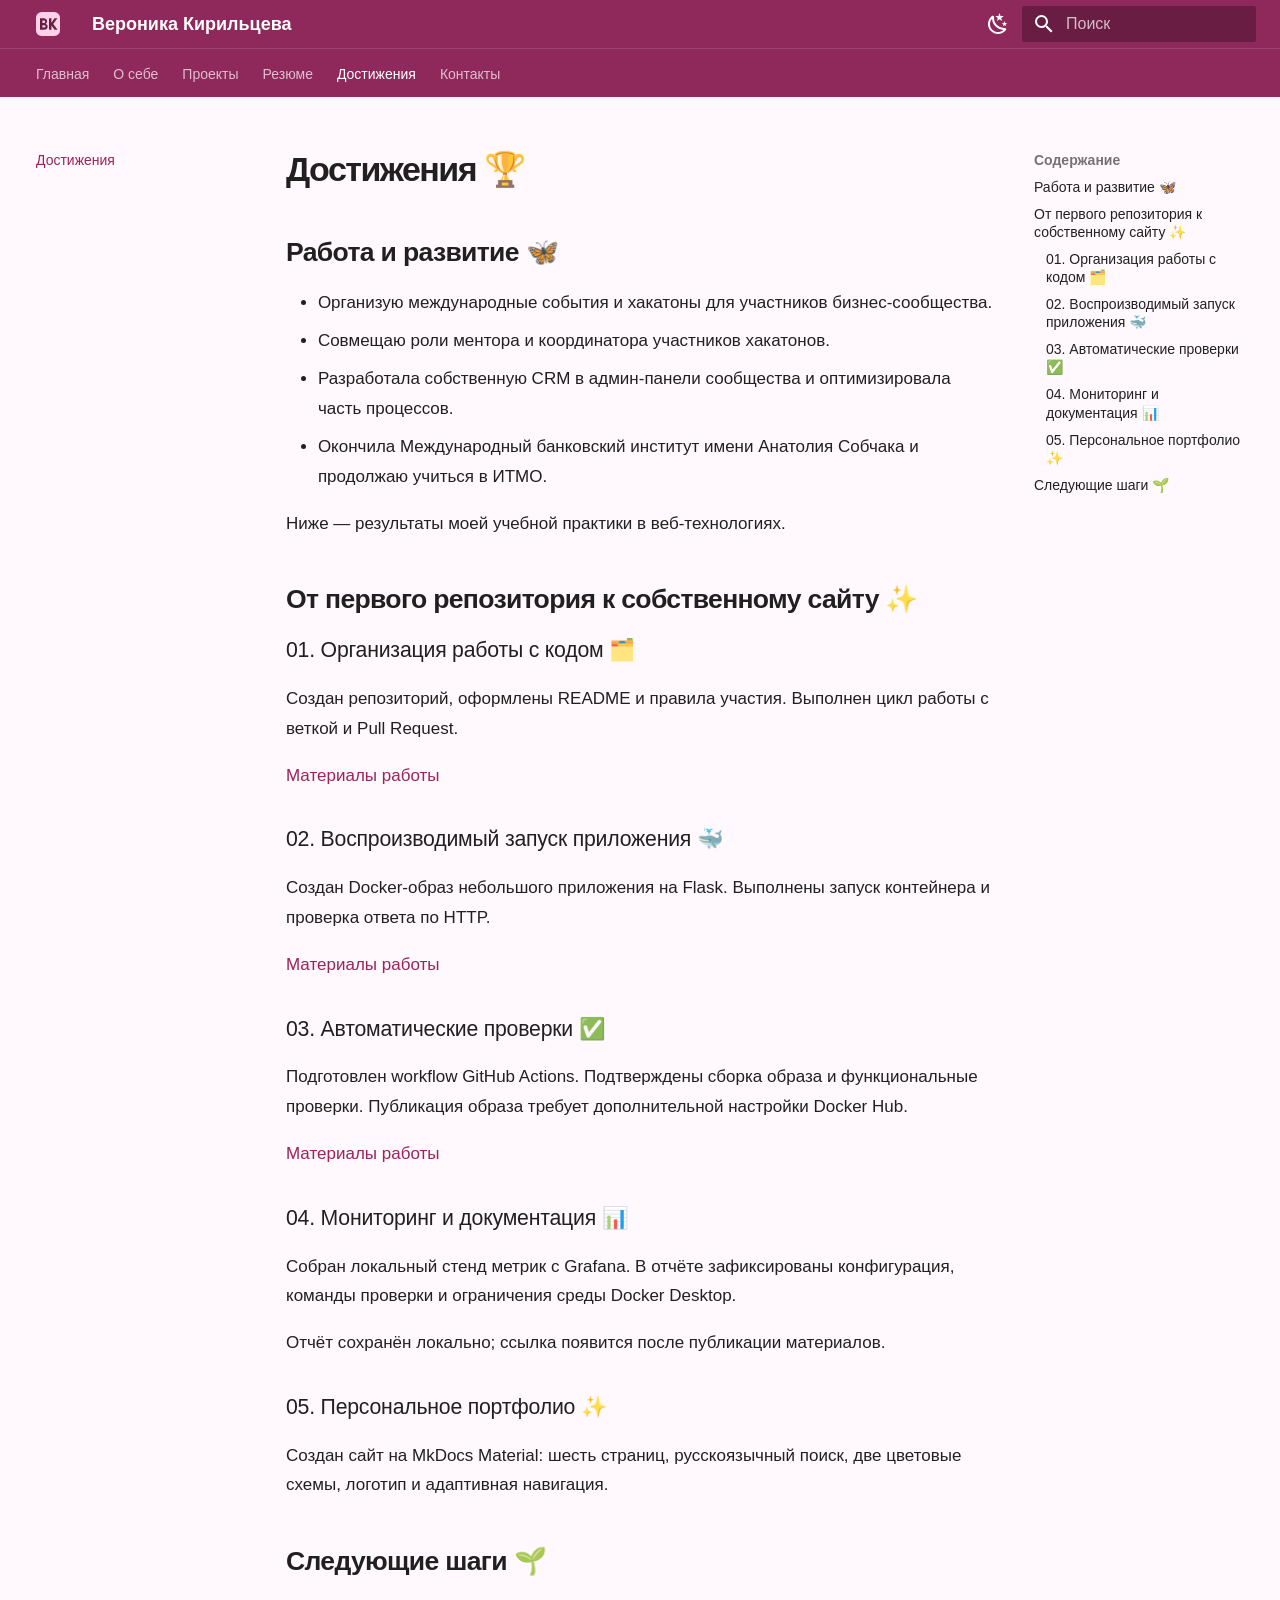
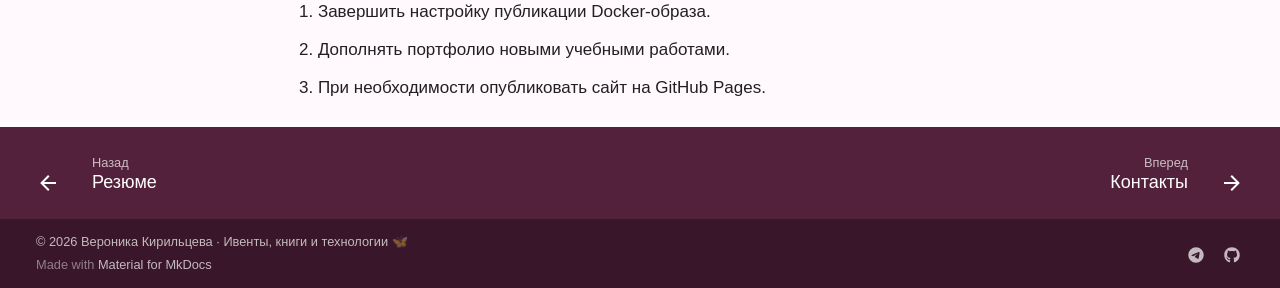
<file: achievements/index.html>
<!doctype html>
<html lang="ru" class="no-js">
  <head>
    
      <meta charset="utf-8">
      <meta name="viewport" content="width=device-width,initial-scale=1">
      
        <meta name="description" content="Вероника Кирильцева — международные ивенты, хакатоны, менторство и технологии.">
      
      
        <meta name="author" content="Кирильцева Вероника Сергеевна">
      
      
        <link rel="canonical" href="https://89620761583veronika-png.github.io/2025_2026-introduction-in-web-tech-u4225-kiriltseva_v_s/achievements/">
      
      
        <link rel="prev" href="../resume/">
      
      
        <link rel="next" href="../contacts/">
      
      
        
      
      
      <link rel="icon" href="../images/logo.svg">
      <meta name="generator" content="mkdocs-1.6.1, mkdocs-material-9.7.7">
    
    
      
        <title>Достижения - Вероника Кирильцева</title>
      
    
    
      <link rel="stylesheet" href="../assets/stylesheets/main.ec1eaa64.min.css">
      
        
        <link rel="stylesheet" href="../assets/stylesheets/palette.ab4e12ef.min.css">
      
      


    
    
      
    
    
      
    
    
      <link rel="stylesheet" href="../stylesheets/extra.css">
    
    <script>__md_scope=new URL("..",location),__md_hash=e=>[...e].reduce(((e,_)=>(e<<5)-e+_.charCodeAt(0)),0),__md_get=(e,_=localStorage,t=__md_scope)=>JSON.parse(_.getItem(t.pathname+"."+e)),__md_set=(e,_,t=localStorage,a=__md_scope)=>{try{t.setItem(a.pathname+"."+e,JSON.stringify(_))}catch(e){}}</script>
    
      

    
    
  </head>
  
  
    
    
      
    
    
    
    
    <body dir="ltr" data-md-color-scheme="default" data-md-color-primary="custom" data-md-color-accent="custom">
  
    
    <input class="md-toggle" data-md-toggle="drawer" type="checkbox" id="__drawer" autocomplete="off">
    <input class="md-toggle" data-md-toggle="search" type="checkbox" id="__search" autocomplete="off">
    <label class="md-overlay" for="__drawer"></label>
    <div data-md-component="skip">
      
        
        <a href="#_1" class="md-skip">
          Перейти к содержанию
        </a>
      
    </div>
    <div data-md-component="announce">
      
    </div>
    
    
      

<header class="md-header" data-md-component="header">
  <nav class="md-header__inner md-grid" aria-label="Верхний колонтитул">
    <a href=".." title="Вероника Кирильцева" class="md-header__button md-logo" aria-label="Вероника Кирильцева" data-md-component="logo">
      
  <img src="../images/logo.svg" alt="logo">

    </a>
    <label class="md-header__button md-icon" for="__drawer">
      
      <svg xmlns="http://www.w3.org/2000/svg" viewBox="0 0 24 24"><path d="M3 6h18v2H3zm0 5h18v2H3zm0 5h18v2H3z"/></svg>
    </label>
    <div class="md-header__title" data-md-component="header-title">
      <div class="md-header__ellipsis">
        <div class="md-header__topic">
          <span class="md-ellipsis">
            Вероника Кирильцева
          </span>
        </div>
        <div class="md-header__topic" data-md-component="header-topic">
          <span class="md-ellipsis">
            
              Достижения
            
          </span>
        </div>
      </div>
    </div>
    
      
        <form class="md-header__option" data-md-component="palette">
  
    
    
    
    <input class="md-option" data-md-color-media="" data-md-color-scheme="default" data-md-color-primary="custom" data-md-color-accent="custom"  aria-label="Переключить на тёмную тему"  type="radio" name="__palette" id="__palette_0">
    
      <label class="md-header__button md-icon" title="Переключить на тёмную тему" for="__palette_1" hidden>
        <svg xmlns="http://www.w3.org/2000/svg" viewBox="0 0 24 24"><path d="m17.75 4.09-2.53 1.94.91 3.06-2.63-1.81-2.63 1.81.91-3.06-2.53-1.94L12.44 4l1.06-3 1.06 3zm3.5 6.91-1.64 1.25.59 1.98-1.7-1.17-1.7 1.17.59-1.98L15.75 11l2.06-.05L18.5 9l.69 1.95zm-2.28 4.95c.83-.08 1.72 1.1 1.19 1.85-.32.45-.66.87-1.08 1.27C15.17 23 8.84 23 4.94 19.07c-3.91-3.9-3.91-10.24 0-14.14.4-.4.82-.76 1.27-1.08.75-.53 1.93.36 1.85 1.19-.27 2.86.69 5.83 2.89 8.02a9.96 9.96 0 0 0 8.02 2.89m-1.64 2.02a12.08 12.08 0 0 1-7.8-3.47c-2.17-2.19-3.33-5-3.49-7.82-2.81 3.14-2.7 7.96.31 10.98 3.02 3.01 7.84 3.12 10.98.31"/></svg>
      </label>
    
  
    
    
    
    <input class="md-option" data-md-color-media="" data-md-color-scheme="slate" data-md-color-primary="custom" data-md-color-accent="custom"  aria-label="Переключить на светлую тему"  type="radio" name="__palette" id="__palette_1">
    
      <label class="md-header__button md-icon" title="Переключить на светлую тему" for="__palette_0" hidden>
        <svg xmlns="http://www.w3.org/2000/svg" viewBox="0 0 24 24"><path d="M12 7a5 5 0 0 1 5 5 5 5 0 0 1-5 5 5 5 0 0 1-5-5 5 5 0 0 1 5-5m0 2a3 3 0 0 0-3 3 3 3 0 0 0 3 3 3 3 0 0 0 3-3 3 3 0 0 0-3-3m0-7 2.39 3.42C13.65 5.15 12.84 5 12 5s-1.65.15-2.39.42zM3.34 7l4.16-.35A7.2 7.2 0 0 0 5.94 8.5c-.44.74-.69 1.5-.83 2.29zm.02 10 1.76-3.77a7.131 7.131 0 0 0 2.38 4.14zM20.65 7l-1.77 3.79a7.02 7.02 0 0 0-2.38-4.15zm-.01 10-4.14.36c.59-.51 1.12-1.14 1.54-1.86.42-.73.69-1.5.83-2.29zM12 22l-2.41-3.44c.74.27 1.55.44 2.41.44.82 0 1.63-.17 2.37-.44z"/></svg>
      </label>
    
  
</form>
      
    
    
      <script>var palette=__md_get("__palette");if(palette&&palette.color){if("(prefers-color-scheme)"===palette.color.media){var media=matchMedia("(prefers-color-scheme: light)"),input=document.querySelector(media.matches?"[data-md-color-media='(prefers-color-scheme: light)']":"[data-md-color-media='(prefers-color-scheme: dark)']");palette.color.media=input.getAttribute("data-md-color-media"),palette.color.scheme=input.getAttribute("data-md-color-scheme"),palette.color.primary=input.getAttribute("data-md-color-primary"),palette.color.accent=input.getAttribute("data-md-color-accent")}for(var[key,value]of Object.entries(palette.color))document.body.setAttribute("data-md-color-"+key,value)}</script>
    
    
    
      
      
        <label class="md-header__button md-icon" for="__search">
          
          <svg xmlns="http://www.w3.org/2000/svg" viewBox="0 0 24 24"><path d="M9.5 3A6.5 6.5 0 0 1 16 9.5c0 1.61-.59 3.09-1.56 4.23l.27.27h.79l5 5-1.5 1.5-5-5v-.79l-.27-.27A6.52 6.52 0 0 1 9.5 16 6.5 6.5 0 0 1 3 9.5 6.5 6.5 0 0 1 9.5 3m0 2C7 5 5 7 5 9.5S7 14 9.5 14 14 12 14 9.5 12 5 9.5 5"/></svg>
        </label>
        <div class="md-search" data-md-component="search" role="dialog">
  <label class="md-search__overlay" for="__search"></label>
  <div class="md-search__inner" role="search">
    <form class="md-search__form" name="search">
      <input type="text" class="md-search__input" name="query" aria-label="Поиск" placeholder="Поиск" autocapitalize="off" autocorrect="off" autocomplete="off" spellcheck="false" data-md-component="search-query" required>
      <label class="md-search__icon md-icon" for="__search">
        
        <svg xmlns="http://www.w3.org/2000/svg" viewBox="0 0 24 24"><path d="M9.5 3A6.5 6.5 0 0 1 16 9.5c0 1.61-.59 3.09-1.56 4.23l.27.27h.79l5 5-1.5 1.5-5-5v-.79l-.27-.27A6.52 6.52 0 0 1 9.5 16 6.5 6.5 0 0 1 3 9.5 6.5 6.5 0 0 1 9.5 3m0 2C7 5 5 7 5 9.5S7 14 9.5 14 14 12 14 9.5 12 5 9.5 5"/></svg>
        
        <svg xmlns="http://www.w3.org/2000/svg" viewBox="0 0 24 24"><path d="M20 11v2H8l5.5 5.5-1.42 1.42L4.16 12l7.92-7.92L13.5 5.5 8 11z"/></svg>
      </label>
      <nav class="md-search__options" aria-label="Поиск">
        
          <a href="javascript:void(0)" class="md-search__icon md-icon" title="Поделиться" aria-label="Поделиться" data-clipboard data-clipboard-text="" data-md-component="search-share" tabindex="-1">
            
            <svg xmlns="http://www.w3.org/2000/svg" viewBox="0 0 24 24"><path d="M18 16.08c-.76 0-1.44.3-1.96.77L8.91 12.7c.05-.23.09-.46.09-.7s-.04-.47-.09-.7l7.05-4.11c.54.5 1.25.81 2.04.81a3 3 0 0 0 3-3 3 3 0 0 0-3-3 3 3 0 0 0-3 3c0 .24.04.47.09.7L8.04 9.81C7.5 9.31 6.79 9 6 9a3 3 0 0 0-3 3 3 3 0 0 0 3 3c.79 0 1.5-.31 2.04-.81l7.12 4.15c-.05.21-.08.43-.08.66 0 1.61 1.31 2.91 2.92 2.91s2.92-1.3 2.92-2.91A2.92 2.92 0 0 0 18 16.08"/></svg>
          </a>
        
        <button type="reset" class="md-search__icon md-icon" title="Очистить" aria-label="Очистить" tabindex="-1">
          
          <svg xmlns="http://www.w3.org/2000/svg" viewBox="0 0 24 24"><path d="M19 6.41 17.59 5 12 10.59 6.41 5 5 6.41 10.59 12 5 17.59 6.41 19 12 13.41 17.59 19 19 17.59 13.41 12z"/></svg>
        </button>
      </nav>
      
    </form>
    <div class="md-search__output">
      <div class="md-search__scrollwrap" tabindex="0" data-md-scrollfix>
        <div class="md-search-result" data-md-component="search-result">
          <div class="md-search-result__meta">
            Инициализация поиска
          </div>
          <ol class="md-search-result__list" role="presentation"></ol>
        </div>
      </div>
    </div>
  </div>
</div>
      
    
    
  </nav>
  
</header>
    
    <div class="md-container" data-md-component="container">
      
      
        
          
            
<nav class="md-tabs" aria-label="Вкладки" data-md-component="tabs">
  <div class="md-grid">
    <ul class="md-tabs__list">
      
        
  
  
  
  
    <li class="md-tabs__item">
      <a href=".." class="md-tabs__link">
        
  
  
    
  
  Главная

      </a>
    </li>
  

      
        
  
  
  
  
    <li class="md-tabs__item">
      <a href="../about/" class="md-tabs__link">
        
  
  
    
  
  О себе

      </a>
    </li>
  

      
        
  
  
  
  
    <li class="md-tabs__item">
      <a href="../projects/" class="md-tabs__link">
        
  
  
    
  
  Проекты

      </a>
    </li>
  

      
        
  
  
  
  
    <li class="md-tabs__item">
      <a href="../resume/" class="md-tabs__link">
        
  
  
    
  
  Резюме

      </a>
    </li>
  

      
        
  
  
  
    
  
  
    <li class="md-tabs__item md-tabs__item--active">
      <a href="./" class="md-tabs__link">
        
  
  
    
  
  Достижения

      </a>
    </li>
  

      
        
  
  
  
  
    <li class="md-tabs__item">
      <a href="../contacts/" class="md-tabs__link">
        
  
  
    
  
  Контакты

      </a>
    </li>
  

      
    </ul>
  </div>
</nav>
          
        
      
      <main class="md-main" data-md-component="main">
        <div class="md-main__inner md-grid">
          
            
              
              <div class="md-sidebar md-sidebar--primary" data-md-component="sidebar" data-md-type="navigation" >
                <div class="md-sidebar__scrollwrap">
                  <div class="md-sidebar__inner">
                    


  


<nav class="md-nav md-nav--primary md-nav--lifted" aria-label="Навигация" data-md-level="0">
  <label class="md-nav__title" for="__drawer">
    <a href=".." title="Вероника Кирильцева" class="md-nav__button md-logo" aria-label="Вероника Кирильцева" data-md-component="logo">
      
  <img src="../images/logo.svg" alt="logo">

    </a>
    Вероника Кирильцева
  </label>
  
  <ul class="md-nav__list" data-md-scrollfix>
    
      
      
  
  
  
  
    <li class="md-nav__item">
      <a href=".." class="md-nav__link">
        
  
  
  <span class="md-ellipsis">
    
  
    Главная
  

    
  </span>
  
  

      </a>
    </li>
  

    
      
      
  
  
  
  
    <li class="md-nav__item">
      <a href="../about/" class="md-nav__link">
        
  
  
  <span class="md-ellipsis">
    
  
    О себе
  

    
  </span>
  
  

      </a>
    </li>
  

    
      
      
  
  
  
  
    <li class="md-nav__item">
      <a href="../projects/" class="md-nav__link">
        
  
  
  <span class="md-ellipsis">
    
  
    Проекты
  

    
  </span>
  
  

      </a>
    </li>
  

    
      
      
  
  
  
  
    <li class="md-nav__item">
      <a href="../resume/" class="md-nav__link">
        
  
  
  <span class="md-ellipsis">
    
  
    Резюме
  

    
  </span>
  
  

      </a>
    </li>
  

    
      
      
  
  
    
  
  
  
    <li class="md-nav__item md-nav__item--active">
      
      <input class="md-nav__toggle md-toggle" type="checkbox" id="__toc">
      
      
        
      
      
        <label class="md-nav__link md-nav__link--active" for="__toc">
          
  
  
  <span class="md-ellipsis">
    
  
    Достижения
  

    
  </span>
  
  

          <span class="md-nav__icon md-icon"></span>
        </label>
      
      <a href="./" class="md-nav__link md-nav__link--active">
        
  
  
  <span class="md-ellipsis">
    
  
    Достижения
  

    
  </span>
  
  

      </a>
      
        

<nav class="md-nav md-nav--secondary" aria-label="Содержание">
  
  
  
    
  
  
    <label class="md-nav__title" for="__toc">
      <span class="md-nav__icon md-icon"></span>
      Содержание
    </label>
    <ul class="md-nav__list" data-md-component="toc" data-md-scrollfix>
      
        <li class="md-nav__item">
  <a href="#_2" class="md-nav__link">
    <span class="md-ellipsis">
      
        Работа и развитие 🦋
      
    </span>
  </a>
  
</li>
      
        <li class="md-nav__item">
  <a href="#_3" class="md-nav__link">
    <span class="md-ellipsis">
      
        От первого репозитория к собственному сайту ✨
      
    </span>
  </a>
  
    <nav class="md-nav" aria-label="От первого репозитория к собственному сайту ✨">
      <ul class="md-nav__list">
        
          <li class="md-nav__item">
  <a href="#01" class="md-nav__link">
    <span class="md-ellipsis">
      
        01. Организация работы с кодом 🗂️
      
    </span>
  </a>
  
</li>
        
          <li class="md-nav__item">
  <a href="#02" class="md-nav__link">
    <span class="md-ellipsis">
      
        02. Воспроизводимый запуск приложения 🐳
      
    </span>
  </a>
  
</li>
        
          <li class="md-nav__item">
  <a href="#03" class="md-nav__link">
    <span class="md-ellipsis">
      
        03. Автоматические проверки ✅
      
    </span>
  </a>
  
</li>
        
          <li class="md-nav__item">
  <a href="#04" class="md-nav__link">
    <span class="md-ellipsis">
      
        04. Мониторинг и документация 📊
      
    </span>
  </a>
  
</li>
        
          <li class="md-nav__item">
  <a href="#05" class="md-nav__link">
    <span class="md-ellipsis">
      
        05. Персональное портфолио ✨
      
    </span>
  </a>
  
</li>
        
      </ul>
    </nav>
  
</li>
      
        <li class="md-nav__item">
  <a href="#_4" class="md-nav__link">
    <span class="md-ellipsis">
      
        Следующие шаги 🌱
      
    </span>
  </a>
  
</li>
      
    </ul>
  
</nav>
      
    </li>
  

    
      
      
  
  
  
  
    <li class="md-nav__item">
      <a href="../contacts/" class="md-nav__link">
        
  
  
  <span class="md-ellipsis">
    
  
    Контакты
  

    
  </span>
  
  

      </a>
    </li>
  

    
  </ul>
</nav>
                  </div>
                </div>
              </div>
            
            
              
              <div class="md-sidebar md-sidebar--secondary" data-md-component="sidebar" data-md-type="toc" >
                <div class="md-sidebar__scrollwrap">
                  <div class="md-sidebar__inner">
                    

<nav class="md-nav md-nav--secondary" aria-label="Содержание">
  
  
  
    
  
  
    <label class="md-nav__title" for="__toc">
      <span class="md-nav__icon md-icon"></span>
      Содержание
    </label>
    <ul class="md-nav__list" data-md-component="toc" data-md-scrollfix>
      
        <li class="md-nav__item">
  <a href="#_2" class="md-nav__link">
    <span class="md-ellipsis">
      
        Работа и развитие 🦋
      
    </span>
  </a>
  
</li>
      
        <li class="md-nav__item">
  <a href="#_3" class="md-nav__link">
    <span class="md-ellipsis">
      
        От первого репозитория к собственному сайту ✨
      
    </span>
  </a>
  
    <nav class="md-nav" aria-label="От первого репозитория к собственному сайту ✨">
      <ul class="md-nav__list">
        
          <li class="md-nav__item">
  <a href="#01" class="md-nav__link">
    <span class="md-ellipsis">
      
        01. Организация работы с кодом 🗂️
      
    </span>
  </a>
  
</li>
        
          <li class="md-nav__item">
  <a href="#02" class="md-nav__link">
    <span class="md-ellipsis">
      
        02. Воспроизводимый запуск приложения 🐳
      
    </span>
  </a>
  
</li>
        
          <li class="md-nav__item">
  <a href="#03" class="md-nav__link">
    <span class="md-ellipsis">
      
        03. Автоматические проверки ✅
      
    </span>
  </a>
  
</li>
        
          <li class="md-nav__item">
  <a href="#04" class="md-nav__link">
    <span class="md-ellipsis">
      
        04. Мониторинг и документация 📊
      
    </span>
  </a>
  
</li>
        
          <li class="md-nav__item">
  <a href="#05" class="md-nav__link">
    <span class="md-ellipsis">
      
        05. Персональное портфолио ✨
      
    </span>
  </a>
  
</li>
        
      </ul>
    </nav>
  
</li>
      
        <li class="md-nav__item">
  <a href="#_4" class="md-nav__link">
    <span class="md-ellipsis">
      
        Следующие шаги 🌱
      
    </span>
  </a>
  
</li>
      
    </ul>
  
</nav>
                  </div>
                </div>
              </div>
            
          
          
            <div class="md-content" data-md-component="content">
              
              <article class="md-content__inner md-typeset">
                
                  



<h1 id="_1">Достижения 🏆<a class="headerlink" href="#_1" title="Permanent link">&para;</a></h1>
<h2 id="_2">Работа и развитие 🦋<a class="headerlink" href="#_2" title="Permanent link">&para;</a></h2>
<ul>
<li>Организую международные события и хакатоны для участников бизнес-сообщества.</li>
<li>Совмещаю роли ментора и координатора участников хакатонов.</li>
<li>Разработала собственную CRM в админ-панели сообщества и оптимизировала часть процессов.</li>
<li>Окончила Международный банковский институт имени Анатолия Собчака и продолжаю учиться в ИТМО.</li>
</ul>
<p>Ниже — результаты моей учебной практики в веб-технологиях.</p>
<h2 id="_3">От первого репозитория к собственному сайту ✨<a class="headerlink" href="#_3" title="Permanent link">&para;</a></h2>
<h3 id="01">01. Организация работы с кодом 🗂️<a class="headerlink" href="#01" title="Permanent link">&para;</a></h3>
<p>Создан репозиторий, оформлены README и правила участия. Выполнен цикл работы с веткой и Pull Request.</p>
<p><a href="https://github.com/89620761583veronika-png/2025_2026-introduction-in-web-tech-u4225-kiriltseva_v_s/blob/main/lab0/lab0_report.md">Материалы работы</a></p>
<h3 id="02">02. Воспроизводимый запуск приложения 🐳<a class="headerlink" href="#02" title="Permanent link">&para;</a></h3>
<p>Создан Docker-образ небольшого приложения на Flask. Выполнены запуск контейнера и проверка ответа по HTTP.</p>
<p><a href="https://github.com/89620761583veronika-png/2025_2026-introduction-in-web-tech-u4225-kiriltseva_v_s/blob/main/lab1/lab1_report.md">Материалы работы</a></p>
<h3 id="03">03. Автоматические проверки ✅<a class="headerlink" href="#03" title="Permanent link">&para;</a></h3>
<p>Подготовлен workflow GitHub Actions. Подтверждены сборка образа и функциональные проверки. Публикация образа требует дополнительной настройки Docker Hub.</p>
<p><a href="https://github.com/89620761583veronika-png/2025_2026-introduction-in-web-tech-u4225-kiriltseva_v_s/blob/main/lab2/lab2_report.md">Материалы работы</a></p>
<h3 id="04">04. Мониторинг и документация 📊<a class="headerlink" href="#04" title="Permanent link">&para;</a></h3>
<p>Собран локальный стенд метрик с Grafana. В отчёте зафиксированы конфигурация, команды проверки и ограничения среды Docker Desktop.</p>
<p>Отчёт сохранён локально; ссылка появится после публикации материалов.</p>
<h3 id="05">05. Персональное портфолио ✨<a class="headerlink" href="#05" title="Permanent link">&para;</a></h3>
<p>Создан сайт на MkDocs Material: шесть страниц, русскоязычный поиск, две цветовые схемы, логотип и адаптивная навигация.</p>
<h2 id="_4">Следующие шаги 🌱<a class="headerlink" href="#_4" title="Permanent link">&para;</a></h2>
<ol>
<li>Завершить настройку публикации Docker-образа.</li>
<li>Дополнять портфолио новыми учебными работами.</li>
<li>При необходимости опубликовать сайт на GitHub Pages.</li>
</ol>












                
              </article>
            </div>
          
          
<script>var target=document.getElementById(location.hash.slice(1));target&&target.name&&(target.checked=target.name.startsWith("__tabbed_"))</script>
        </div>
        
          <button type="button" class="md-top md-icon" data-md-component="top" hidden>
  
  <svg xmlns="http://www.w3.org/2000/svg" viewBox="0 0 24 24"><path d="M13 20h-2V8l-5.5 5.5-1.42-1.42L12 4.16l7.92 7.92-1.42 1.42L13 8z"/></svg>
  К началу
</button>
        
      </main>
      
        <footer class="md-footer">
  
    
      
      <nav class="md-footer__inner md-grid" aria-label="Нижний колонтитул" >
        
          
          <a href="../resume/" class="md-footer__link md-footer__link--prev" aria-label="Назад: Резюме">
            <div class="md-footer__button md-icon">
              
              <svg xmlns="http://www.w3.org/2000/svg" viewBox="0 0 24 24"><path d="M20 11v2H8l5.5 5.5-1.42 1.42L4.16 12l7.92-7.92L13.5 5.5 8 11z"/></svg>
            </div>
            <div class="md-footer__title">
              <span class="md-footer__direction">
                Назад
              </span>
              <div class="md-ellipsis">
                Резюме
              </div>
            </div>
          </a>
        
        
          
          <a href="../contacts/" class="md-footer__link md-footer__link--next" aria-label="Вперед: Контакты">
            <div class="md-footer__title">
              <span class="md-footer__direction">
                Вперед
              </span>
              <div class="md-ellipsis">
                Контакты
              </div>
            </div>
            <div class="md-footer__button md-icon">
              
              <svg xmlns="http://www.w3.org/2000/svg" viewBox="0 0 24 24"><path d="M4 11v2h12l-5.5 5.5 1.42 1.42L19.84 12l-7.92-7.92L10.5 5.5 16 11z"/></svg>
            </div>
          </a>
        
      </nav>
    
  
  <div class="md-footer-meta md-typeset">
    <div class="md-footer-meta__inner md-grid">
      <div class="md-copyright">
  
    <div class="md-copyright__highlight">
      © 2026 Вероника Кирильцева · Ивенты, книги и технологии 🦋
    </div>
  
  
    Made with
    <a href="https://squidfunk.github.io/mkdocs-material/" target="_blank" rel="noopener">
      Material for MkDocs
    </a>
  
</div>
      
        
<div class="md-social">
  
    
    
    
    
    <a href="https://t.me/vkiriltseva" target="_blank" rel="noopener" title="Telegram Вероники Кирильцевой" class="md-social__link">
      <svg xmlns="http://www.w3.org/2000/svg" viewBox="0 0 512 512"><!--! Font Awesome Free 7.1.0 by @fontawesome - https://fontawesome.com License - https://fontawesome.com/license/free (Icons: CC BY 4.0, Fonts: SIL OFL 1.1, Code: MIT License) Copyright 2025 Fonticons, Inc.--><path d="M256 8a248 248 0 1 0 0 496 248 248 0 1 0 0-496m115 168.7c-3.7 39.2-19.9 134.4-28.1 178.3-3.5 18.6-10.3 24.8-16.9 25.4-14.4 1.3-25.3-9.5-39.3-18.7-21.8-14.3-34.2-23.2-55.3-37.2-24.5-16.1-8.6-25 5.3-39.5 3.7-3.8 67.1-61.5 68.3-66.7.2-.7.3-3.1-1.2-4.4s-3.6-.8-5.1-.5c-2.2.5-37.1 23.5-104.6 69.1-9.9 6.8-18.9 10.1-26.9 9.9-8.9-.2-25.9-5-38.6-9.1-15.5-5-27.9-7.7-26.8-16.3.6-4.5 6.7-9 18.4-13.7 72.3-31.5 120.5-52.3 144.6-62.3 68.9-28.6 83.2-33.6 92.5-33.8 2.1 0 6.6.5 9.6 2.9 2 1.7 3.2 4.1 3.5 6.7.5 3.2.6 6.5.4 9.8z"/></svg>
    </a>
  
    
    
    
    
    <a href="https://github.com/89620761583veronika-png" target="_blank" rel="noopener" title="GitHub Вероники Кирильцевой" class="md-social__link">
      <svg xmlns="http://www.w3.org/2000/svg" viewBox="0 0 512 512"><!--! Font Awesome Free 7.1.0 by @fontawesome - https://fontawesome.com License - https://fontawesome.com/license/free (Icons: CC BY 4.0, Fonts: SIL OFL 1.1, Code: MIT License) Copyright 2025 Fonticons, Inc.--><path d="M173.9 397.4c0 2-2.3 3.6-5.2 3.6-3.3.3-5.6-1.3-5.6-3.6 0-2 2.3-3.6 5.2-3.6 3-.3 5.6 1.3 5.6 3.6m-31.1-4.5c-.7 2 1.3 4.3 4.3 4.9 2.6 1 5.6 0 6.2-2s-1.3-4.3-4.3-5.2c-2.6-.7-5.5.3-6.2 2.3m44.2-1.7c-2.9.7-4.9 2.6-4.6 4.9.3 2 2.9 3.3 5.9 2.6 2.9-.7 4.9-2.6 4.6-4.6-.3-1.9-3-3.2-5.9-2.9M252.8 8C114.1 8 8 113.3 8 252c0 110.9 69.8 205.8 169.5 239.2 12.8 2.3 17.3-5.6 17.3-12.1 0-6.2-.3-40.4-.3-61.4 0 0-70 15-84.7-29.8 0 0-11.4-29.1-27.8-36.6 0 0-22.9-15.7 1.6-15.4 0 0 24.9 2 38.6 25.8 21.9 38.6 58.6 27.5 72.9 20.9 2.3-16 8.8-27.1 16-33.7-55.9-6.2-112.3-14.3-112.3-110.5 0-27.5 7.6-41.3 23.6-58.9-2.6-6.5-11.1-33.3 2.6-67.9 20.9-6.5 69 27 69 27 20-5.6 41.5-8.5 62.8-8.5s42.8 2.9 62.8 8.5c0 0 48.1-33.6 69-27 13.7 34.7 5.2 61.4 2.6 67.9 16 17.7 25.8 31.5 25.8 58.9 0 96.5-58.9 104.2-114.8 110.5 9.2 7.9 17 22.9 17 46.4 0 33.7-.3 75.4-.3 83.6 0 6.5 4.6 14.4 17.3 12.1C436.2 457.8 504 362.9 504 252 504 113.3 391.5 8 252.8 8M105.2 352.9c-1.3 1-1 3.3.7 5.2 1.6 1.6 3.9 2.3 5.2 1 1.3-1 1-3.3-.7-5.2-1.6-1.6-3.9-2.3-5.2-1m-10.8-8.1c-.7 1.3.3 2.9 2.3 3.9 1.6 1 3.6.7 4.3-.7.7-1.3-.3-2.9-2.3-3.9-2-.6-3.6-.3-4.3.7m32.4 35.6c-1.6 1.3-1 4.3 1.3 6.2 2.3 2.3 5.2 2.6 6.5 1 1.3-1.3.7-4.3-1.3-6.2-2.2-2.3-5.2-2.6-6.5-1m-11.4-14.7c-1.6 1-1.6 3.6 0 5.9s4.3 3.3 5.6 2.3c1.6-1.3 1.6-3.9 0-6.2-1.4-2.3-4-3.3-5.6-2"/></svg>
    </a>
  
</div>
      
    </div>
  </div>
</footer>
      
    </div>
    <div class="md-dialog" data-md-component="dialog">
      <div class="md-dialog__inner md-typeset"></div>
    </div>
    
    
    
      
      
      <script id="__config" type="application/json">{"annotate": null, "base": "..", "features": ["navigation.tabs", "navigation.sections", "navigation.top", "navigation.footer", "search.highlight", "search.share", "content.code.copy"], "search": "../assets/javascripts/workers/search.2c215733.min.js", "tags": null, "translations": {"clipboard.copied": "\u0421\u043a\u043e\u043f\u0438\u0440\u043e\u0432\u0430\u043d\u043e \u0432 \u0431\u0443\u0444\u0435\u0440", "clipboard.copy": "\u041a\u043e\u043f\u0438\u0440\u043e\u0432\u0430\u0442\u044c \u0432 \u0431\u0443\u0444\u0435\u0440", "search.result.more.one": "\u0415\u0449\u0451 1 \u043d\u0430 \u044d\u0442\u043e\u0439 \u0441\u0442\u0440\u0430\u043d\u0438\u0446\u0435", "search.result.more.other": "\u0415\u0449\u0451 # \u043d\u0430 \u044d\u0442\u043e\u0439 \u0441\u0442\u0440\u0430\u043d\u0438\u0446\u0435", "search.result.none": "\u0421\u043e\u0432\u043f\u0430\u0434\u0435\u043d\u0438\u0439 \u043d\u0435 \u043d\u0430\u0439\u0434\u0435\u043d\u043e", "search.result.one": "\u041d\u0430\u0439\u0434\u0435\u043d\u043e 1 \u0441\u043e\u0432\u043f\u0430\u0434\u0435\u043d\u0438\u0435", "search.result.other": "\u041d\u0430\u0439\u0434\u0435\u043d\u043e \u0441\u043e\u0432\u043f\u0430\u0434\u0435\u043d\u0438\u0439: #", "search.result.placeholder": "\u041d\u0430\u0447\u043d\u0438\u0442\u0435 \u043f\u0435\u0447\u0430\u0442\u0430\u0442\u044c \u0434\u043b\u044f \u043f\u043e\u0438\u0441\u043a\u0430", "search.result.term.missing": "\u041e\u0442\u0441\u0443\u0442\u0441\u0442\u0432\u0443\u0435\u0442", "select.version": "\u0412\u044b\u0431\u0435\u0440\u0438\u0442\u0435 \u0432\u0435\u0440\u0441\u0438\u044e"}, "version": null}</script>
    
    
      <script src="../assets/javascripts/bundle.d7400e89.min.js"></script>
      
    
  </body>
</html>
</file>
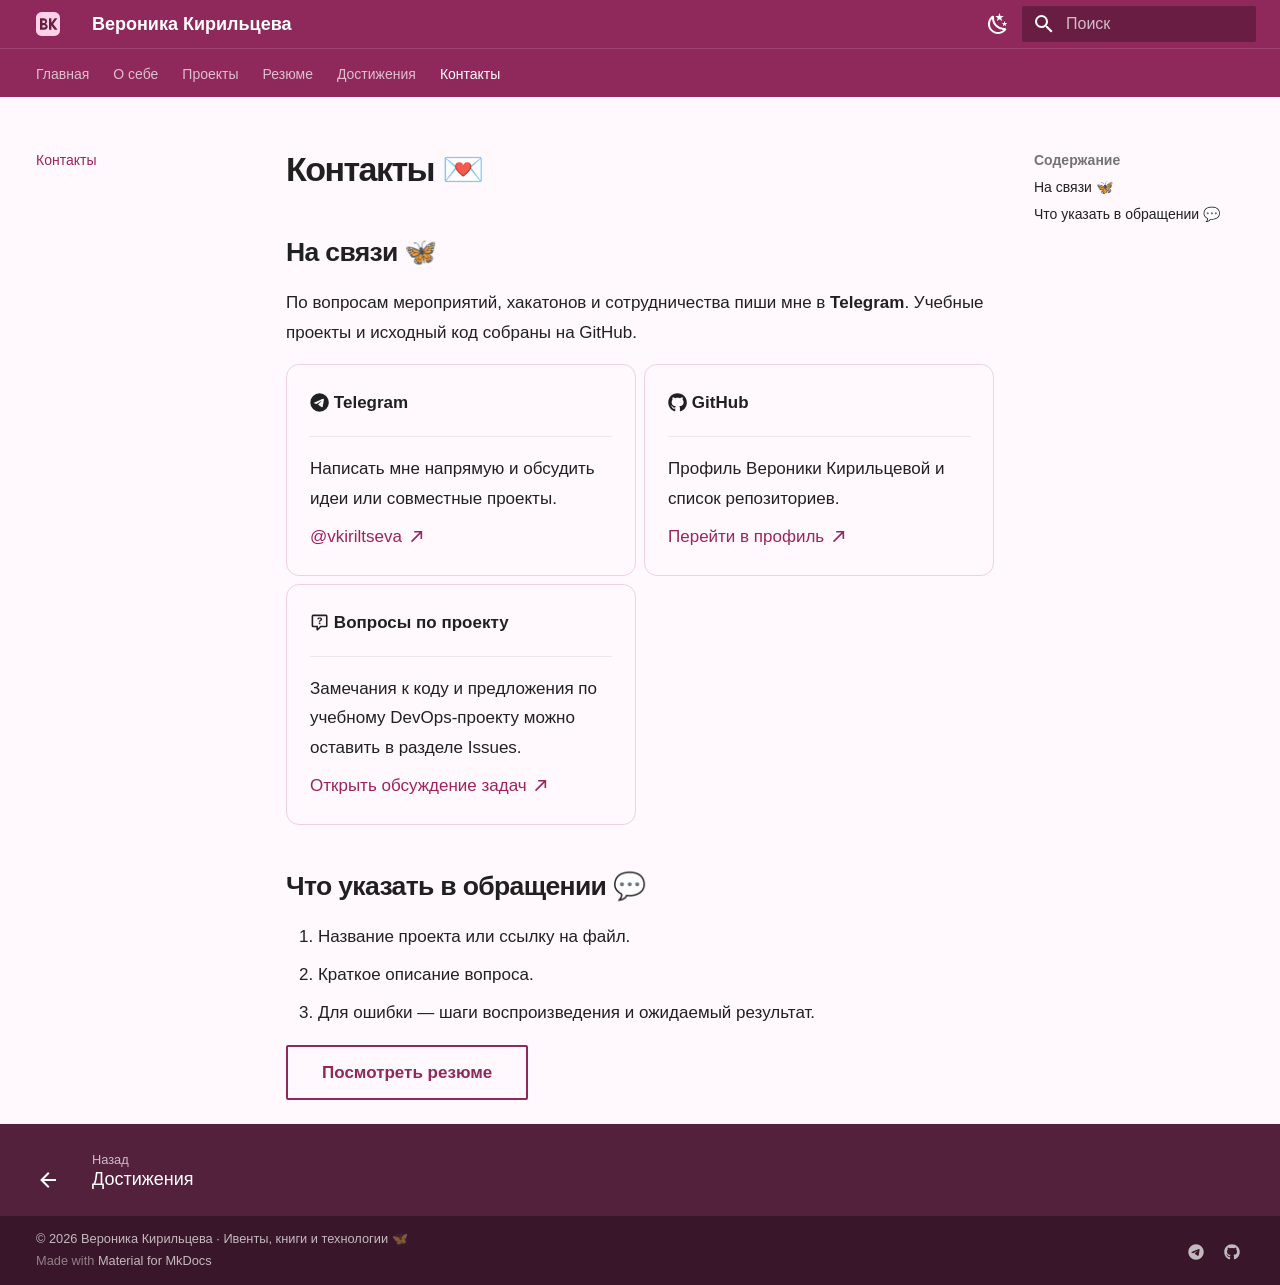
<file: contacts/index.html>
<!doctype html>
<html lang="ru" class="no-js">
  <head>
    
      <meta charset="utf-8">
      <meta name="viewport" content="width=device-width,initial-scale=1">
      
        <meta name="description" content="Вероника Кирильцева — международные ивенты, хакатоны, менторство и технологии.">
      
      
        <meta name="author" content="Кирильцева Вероника Сергеевна">
      
      
        <link rel="canonical" href="https://89620761583veronika-png.github.io/2025_2026-introduction-in-web-tech-u4225-kiriltseva_v_s/contacts/">
      
      
        <link rel="prev" href="../achievements/">
      
      
      
        
      
      
      <link rel="icon" href="../images/logo.svg">
      <meta name="generator" content="mkdocs-1.6.1, mkdocs-material-9.7.7">
    
    
      
        <title>Контакты - Вероника Кирильцева</title>
      
    
    
      <link rel="stylesheet" href="../assets/stylesheets/main.ec1eaa64.min.css">
      
        
        <link rel="stylesheet" href="../assets/stylesheets/palette.ab4e12ef.min.css">
      
      


    
    
      
    
    
      
    
    
      <link rel="stylesheet" href="../stylesheets/extra.css">
    
    <script>__md_scope=new URL("..",location),__md_hash=e=>[...e].reduce(((e,_)=>(e<<5)-e+_.charCodeAt(0)),0),__md_get=(e,_=localStorage,t=__md_scope)=>JSON.parse(_.getItem(t.pathname+"."+e)),__md_set=(e,_,t=localStorage,a=__md_scope)=>{try{t.setItem(a.pathname+"."+e,JSON.stringify(_))}catch(e){}}</script>
    
      

    
    
  </head>
  
  
    
    
      
    
    
    
    
    <body dir="ltr" data-md-color-scheme="default" data-md-color-primary="custom" data-md-color-accent="custom">
  
    
    <input class="md-toggle" data-md-toggle="drawer" type="checkbox" id="__drawer" autocomplete="off">
    <input class="md-toggle" data-md-toggle="search" type="checkbox" id="__search" autocomplete="off">
    <label class="md-overlay" for="__drawer"></label>
    <div data-md-component="skip">
      
        
        <a href="#_1" class="md-skip">
          Перейти к содержанию
        </a>
      
    </div>
    <div data-md-component="announce">
      
    </div>
    
    
      

<header class="md-header" data-md-component="header">
  <nav class="md-header__inner md-grid" aria-label="Верхний колонтитул">
    <a href=".." title="Вероника Кирильцева" class="md-header__button md-logo" aria-label="Вероника Кирильцева" data-md-component="logo">
      
  <img src="../images/logo.svg" alt="logo">

    </a>
    <label class="md-header__button md-icon" for="__drawer">
      
      <svg xmlns="http://www.w3.org/2000/svg" viewBox="0 0 24 24"><path d="M3 6h18v2H3zm0 5h18v2H3zm0 5h18v2H3z"/></svg>
    </label>
    <div class="md-header__title" data-md-component="header-title">
      <div class="md-header__ellipsis">
        <div class="md-header__topic">
          <span class="md-ellipsis">
            Вероника Кирильцева
          </span>
        </div>
        <div class="md-header__topic" data-md-component="header-topic">
          <span class="md-ellipsis">
            
              Контакты
            
          </span>
        </div>
      </div>
    </div>
    
      
        <form class="md-header__option" data-md-component="palette">
  
    
    
    
    <input class="md-option" data-md-color-media="" data-md-color-scheme="default" data-md-color-primary="custom" data-md-color-accent="custom"  aria-label="Переключить на тёмную тему"  type="radio" name="__palette" id="__palette_0">
    
      <label class="md-header__button md-icon" title="Переключить на тёмную тему" for="__palette_1" hidden>
        <svg xmlns="http://www.w3.org/2000/svg" viewBox="0 0 24 24"><path d="m17.75 4.09-2.53 1.94.91 3.06-2.63-1.81-2.63 1.81.91-3.06-2.53-1.94L12.44 4l1.06-3 1.06 3zm3.5 6.91-1.64 1.25.59 1.98-1.7-1.17-1.7 1.17.59-1.98L15.75 11l2.06-.05L18.5 9l.69 1.95zm-2.28 4.95c.83-.08 1.72 1.1 1.19 1.85-.32.45-.66.87-1.08 1.27C15.17 23 8.84 23 4.94 19.07c-3.91-3.9-3.91-10.24 0-14.14.4-.4.82-.76 1.27-1.08.75-.53 1.93.36 1.85 1.19-.27 2.86.69 5.83 2.89 8.02a9.96 9.96 0 0 0 8.02 2.89m-1.64 2.02a12.08 12.08 0 0 1-7.8-3.47c-2.17-2.19-3.33-5-3.49-7.82-2.81 3.14-2.7 7.96.31 10.98 3.02 3.01 7.84 3.12 10.98.31"/></svg>
      </label>
    
  
    
    
    
    <input class="md-option" data-md-color-media="" data-md-color-scheme="slate" data-md-color-primary="custom" data-md-color-accent="custom"  aria-label="Переключить на светлую тему"  type="radio" name="__palette" id="__palette_1">
    
      <label class="md-header__button md-icon" title="Переключить на светлую тему" for="__palette_0" hidden>
        <svg xmlns="http://www.w3.org/2000/svg" viewBox="0 0 24 24"><path d="M12 7a5 5 0 0 1 5 5 5 5 0 0 1-5 5 5 5 0 0 1-5-5 5 5 0 0 1 5-5m0 2a3 3 0 0 0-3 3 3 3 0 0 0 3 3 3 3 0 0 0 3-3 3 3 0 0 0-3-3m0-7 2.39 3.42C13.65 5.15 12.84 5 12 5s-1.65.15-2.39.42zM3.34 7l4.16-.35A7.2 7.2 0 0 0 5.94 8.5c-.44.74-.69 1.5-.83 2.29zm.02 10 1.76-3.77a7.131 7.131 0 0 0 2.38 4.14zM20.65 7l-1.77 3.79a7.02 7.02 0 0 0-2.38-4.15zm-.01 10-4.14.36c.59-.51 1.12-1.14 1.54-1.86.42-.73.69-1.5.83-2.29zM12 22l-2.41-3.44c.74.27 1.55.44 2.41.44.82 0 1.63-.17 2.37-.44z"/></svg>
      </label>
    
  
</form>
      
    
    
      <script>var palette=__md_get("__palette");if(palette&&palette.color){if("(prefers-color-scheme)"===palette.color.media){var media=matchMedia("(prefers-color-scheme: light)"),input=document.querySelector(media.matches?"[data-md-color-media='(prefers-color-scheme: light)']":"[data-md-color-media='(prefers-color-scheme: dark)']");palette.color.media=input.getAttribute("data-md-color-media"),palette.color.scheme=input.getAttribute("data-md-color-scheme"),palette.color.primary=input.getAttribute("data-md-color-primary"),palette.color.accent=input.getAttribute("data-md-color-accent")}for(var[key,value]of Object.entries(palette.color))document.body.setAttribute("data-md-color-"+key,value)}</script>
    
    
    
      
      
        <label class="md-header__button md-icon" for="__search">
          
          <svg xmlns="http://www.w3.org/2000/svg" viewBox="0 0 24 24"><path d="M9.5 3A6.5 6.5 0 0 1 16 9.5c0 1.61-.59 3.09-1.56 4.23l.27.27h.79l5 5-1.5 1.5-5-5v-.79l-.27-.27A6.52 6.52 0 0 1 9.5 16 6.5 6.5 0 0 1 3 9.5 6.5 6.5 0 0 1 9.5 3m0 2C7 5 5 7 5 9.5S7 14 9.5 14 14 12 14 9.5 12 5 9.5 5"/></svg>
        </label>
        <div class="md-search" data-md-component="search" role="dialog">
  <label class="md-search__overlay" for="__search"></label>
  <div class="md-search__inner" role="search">
    <form class="md-search__form" name="search">
      <input type="text" class="md-search__input" name="query" aria-label="Поиск" placeholder="Поиск" autocapitalize="off" autocorrect="off" autocomplete="off" spellcheck="false" data-md-component="search-query" required>
      <label class="md-search__icon md-icon" for="__search">
        
        <svg xmlns="http://www.w3.org/2000/svg" viewBox="0 0 24 24"><path d="M9.5 3A6.5 6.5 0 0 1 16 9.5c0 1.61-.59 3.09-1.56 4.23l.27.27h.79l5 5-1.5 1.5-5-5v-.79l-.27-.27A6.52 6.52 0 0 1 9.5 16 6.5 6.5 0 0 1 3 9.5 6.5 6.5 0 0 1 9.5 3m0 2C7 5 5 7 5 9.5S7 14 9.5 14 14 12 14 9.5 12 5 9.5 5"/></svg>
        
        <svg xmlns="http://www.w3.org/2000/svg" viewBox="0 0 24 24"><path d="M20 11v2H8l5.5 5.5-1.42 1.42L4.16 12l7.92-7.92L13.5 5.5 8 11z"/></svg>
      </label>
      <nav class="md-search__options" aria-label="Поиск">
        
          <a href="javascript:void(0)" class="md-search__icon md-icon" title="Поделиться" aria-label="Поделиться" data-clipboard data-clipboard-text="" data-md-component="search-share" tabindex="-1">
            
            <svg xmlns="http://www.w3.org/2000/svg" viewBox="0 0 24 24"><path d="M18 16.08c-.76 0-1.44.3-1.96.77L8.91 12.7c.05-.23.09-.46.09-.7s-.04-.47-.09-.7l7.05-4.11c.54.5 1.25.81 2.04.81a3 3 0 0 0 3-3 3 3 0 0 0-3-3 3 3 0 0 0-3 3c0 .24.04.47.09.7L8.04 9.81C7.5 9.31 6.79 9 6 9a3 3 0 0 0-3 3 3 3 0 0 0 3 3c.79 0 1.5-.31 2.04-.81l7.12 4.15c-.05.21-.08.43-.08.66 0 1.61 1.31 2.91 2.92 2.91s2.92-1.3 2.92-2.91A2.92 2.92 0 0 0 18 16.08"/></svg>
          </a>
        
        <button type="reset" class="md-search__icon md-icon" title="Очистить" aria-label="Очистить" tabindex="-1">
          
          <svg xmlns="http://www.w3.org/2000/svg" viewBox="0 0 24 24"><path d="M19 6.41 17.59 5 12 10.59 6.41 5 5 6.41 10.59 12 5 17.59 6.41 19 12 13.41 17.59 19 19 17.59 13.41 12z"/></svg>
        </button>
      </nav>
      
    </form>
    <div class="md-search__output">
      <div class="md-search__scrollwrap" tabindex="0" data-md-scrollfix>
        <div class="md-search-result" data-md-component="search-result">
          <div class="md-search-result__meta">
            Инициализация поиска
          </div>
          <ol class="md-search-result__list" role="presentation"></ol>
        </div>
      </div>
    </div>
  </div>
</div>
      
    
    
  </nav>
  
</header>
    
    <div class="md-container" data-md-component="container">
      
      
        
          
            
<nav class="md-tabs" aria-label="Вкладки" data-md-component="tabs">
  <div class="md-grid">
    <ul class="md-tabs__list">
      
        
  
  
  
  
    <li class="md-tabs__item">
      <a href=".." class="md-tabs__link">
        
  
  
    
  
  Главная

      </a>
    </li>
  

      
        
  
  
  
  
    <li class="md-tabs__item">
      <a href="../about/" class="md-tabs__link">
        
  
  
    
  
  О себе

      </a>
    </li>
  

      
        
  
  
  
  
    <li class="md-tabs__item">
      <a href="../projects/" class="md-tabs__link">
        
  
  
    
  
  Проекты

      </a>
    </li>
  

      
        
  
  
  
  
    <li class="md-tabs__item">
      <a href="../resume/" class="md-tabs__link">
        
  
  
    
  
  Резюме

      </a>
    </li>
  

      
        
  
  
  
  
    <li class="md-tabs__item">
      <a href="../achievements/" class="md-tabs__link">
        
  
  
    
  
  Достижения

      </a>
    </li>
  

      
        
  
  
  
    
  
  
    <li class="md-tabs__item md-tabs__item--active">
      <a href="./" class="md-tabs__link">
        
  
  
    
  
  Контакты

      </a>
    </li>
  

      
    </ul>
  </div>
</nav>
          
        
      
      <main class="md-main" data-md-component="main">
        <div class="md-main__inner md-grid">
          
            
              
              <div class="md-sidebar md-sidebar--primary" data-md-component="sidebar" data-md-type="navigation" >
                <div class="md-sidebar__scrollwrap">
                  <div class="md-sidebar__inner">
                    


  


<nav class="md-nav md-nav--primary md-nav--lifted" aria-label="Навигация" data-md-level="0">
  <label class="md-nav__title" for="__drawer">
    <a href=".." title="Вероника Кирильцева" class="md-nav__button md-logo" aria-label="Вероника Кирильцева" data-md-component="logo">
      
  <img src="../images/logo.svg" alt="logo">

    </a>
    Вероника Кирильцева
  </label>
  
  <ul class="md-nav__list" data-md-scrollfix>
    
      
      
  
  
  
  
    <li class="md-nav__item">
      <a href=".." class="md-nav__link">
        
  
  
  <span class="md-ellipsis">
    
  
    Главная
  

    
  </span>
  
  

      </a>
    </li>
  

    
      
      
  
  
  
  
    <li class="md-nav__item">
      <a href="../about/" class="md-nav__link">
        
  
  
  <span class="md-ellipsis">
    
  
    О себе
  

    
  </span>
  
  

      </a>
    </li>
  

    
      
      
  
  
  
  
    <li class="md-nav__item">
      <a href="../projects/" class="md-nav__link">
        
  
  
  <span class="md-ellipsis">
    
  
    Проекты
  

    
  </span>
  
  

      </a>
    </li>
  

    
      
      
  
  
  
  
    <li class="md-nav__item">
      <a href="../resume/" class="md-nav__link">
        
  
  
  <span class="md-ellipsis">
    
  
    Резюме
  

    
  </span>
  
  

      </a>
    </li>
  

    
      
      
  
  
  
  
    <li class="md-nav__item">
      <a href="../achievements/" class="md-nav__link">
        
  
  
  <span class="md-ellipsis">
    
  
    Достижения
  

    
  </span>
  
  

      </a>
    </li>
  

    
      
      
  
  
    
  
  
  
    <li class="md-nav__item md-nav__item--active">
      
      <input class="md-nav__toggle md-toggle" type="checkbox" id="__toc">
      
      
        
      
      
        <label class="md-nav__link md-nav__link--active" for="__toc">
          
  
  
  <span class="md-ellipsis">
    
  
    Контакты
  

    
  </span>
  
  

          <span class="md-nav__icon md-icon"></span>
        </label>
      
      <a href="./" class="md-nav__link md-nav__link--active">
        
  
  
  <span class="md-ellipsis">
    
  
    Контакты
  

    
  </span>
  
  

      </a>
      
        

<nav class="md-nav md-nav--secondary" aria-label="Содержание">
  
  
  
    
  
  
    <label class="md-nav__title" for="__toc">
      <span class="md-nav__icon md-icon"></span>
      Содержание
    </label>
    <ul class="md-nav__list" data-md-component="toc" data-md-scrollfix>
      
        <li class="md-nav__item">
  <a href="#_2" class="md-nav__link">
    <span class="md-ellipsis">
      
        На связи 🦋
      
    </span>
  </a>
  
</li>
      
        <li class="md-nav__item">
  <a href="#_3" class="md-nav__link">
    <span class="md-ellipsis">
      
        Что указать в обращении 💬
      
    </span>
  </a>
  
</li>
      
    </ul>
  
</nav>
      
    </li>
  

    
  </ul>
</nav>
                  </div>
                </div>
              </div>
            
            
              
              <div class="md-sidebar md-sidebar--secondary" data-md-component="sidebar" data-md-type="toc" >
                <div class="md-sidebar__scrollwrap">
                  <div class="md-sidebar__inner">
                    

<nav class="md-nav md-nav--secondary" aria-label="Содержание">
  
  
  
    
  
  
    <label class="md-nav__title" for="__toc">
      <span class="md-nav__icon md-icon"></span>
      Содержание
    </label>
    <ul class="md-nav__list" data-md-component="toc" data-md-scrollfix>
      
        <li class="md-nav__item">
  <a href="#_2" class="md-nav__link">
    <span class="md-ellipsis">
      
        На связи 🦋
      
    </span>
  </a>
  
</li>
      
        <li class="md-nav__item">
  <a href="#_3" class="md-nav__link">
    <span class="md-ellipsis">
      
        Что указать в обращении 💬
      
    </span>
  </a>
  
</li>
      
    </ul>
  
</nav>
                  </div>
                </div>
              </div>
            
          
          
            <div class="md-content" data-md-component="content">
              
              <article class="md-content__inner md-typeset">
                
                  



<h1 id="_1">Контакты 💌<a class="headerlink" href="#_1" title="Permanent link">&para;</a></h1>
<h2 id="_2">На связи 🦋<a class="headerlink" href="#_2" title="Permanent link">&para;</a></h2>
<p>По вопросам мероприятий, хакатонов и сотрудничества пиши мне в <strong>Telegram</strong>. Учебные проекты и исходный код собраны на GitHub.</p>
<div class="grid cards">
<ul>
<li>
<p><span class="twemoji"><svg xmlns="http://www.w3.org/2000/svg" viewBox="0 0 512 512"><!--! Font Awesome Free 7.1.0 by @fontawesome - https://fontawesome.com License - https://fontawesome.com/license/free (Icons: CC BY 4.0, Fonts: SIL OFL 1.1, Code: MIT License) Copyright 2025 Fonticons, Inc.--><path d="M256 8a248 248 0 1 0 0 496 248 248 0 1 0 0-496m115 168.7c-3.7 39.2-19.9 134.4-28.1 178.3-3.5 18.6-10.3 24.8-16.9 25.4-14.4 1.3-25.3-9.5-39.3-18.7-21.8-14.3-34.2-23.2-55.3-37.2-24.5-16.1-8.6-25 5.3-39.5 3.7-3.8 67.1-61.5 68.3-66.7.2-.7.3-3.1-1.2-4.4s-3.6-.8-5.1-.5c-2.2.5-37.1 23.5-104.6 69.1-9.9 6.8-18.9 10.1-26.9 9.9-8.9-.2-25.9-5-38.6-9.1-15.5-5-27.9-7.7-26.8-16.3.6-4.5 6.7-9 18.4-13.7 72.3-31.5 120.5-52.3 144.6-62.3 68.9-28.6 83.2-33.6 92.5-33.8 2.1 0 6.6.5 9.6 2.9 2 1.7 3.2 4.1 3.5 6.7.5 3.2.6 6.5.4 9.8z"/></svg></span> <strong>Telegram</strong></p>
<hr />
<p>Написать мне напрямую и обсудить идеи или совместные проекты.</p>
<p><a href="https://t.me/vkiriltseva">@vkiriltseva <span class="twemoji"><svg xmlns="http://www.w3.org/2000/svg" viewBox="0 0 24 24"><path d="M5 17.59 15.59 7H9V5h10v10h-2V8.41L6.41 19z"/></svg></span></a></p>
</li>
<li>
<p><span class="twemoji"><svg xmlns="http://www.w3.org/2000/svg" viewBox="0 0 512 512"><!--! Font Awesome Free 7.1.0 by @fontawesome - https://fontawesome.com License - https://fontawesome.com/license/free (Icons: CC BY 4.0, Fonts: SIL OFL 1.1, Code: MIT License) Copyright 2025 Fonticons, Inc.--><path d="M173.9 397.4c0 2-2.3 3.6-5.2 3.6-3.3.3-5.6-1.3-5.6-3.6 0-2 2.3-3.6 5.2-3.6 3-.3 5.6 1.3 5.6 3.6m-31.1-4.5c-.7 2 1.3 4.3 4.3 4.9 2.6 1 5.6 0 6.2-2s-1.3-4.3-4.3-5.2c-2.6-.7-5.5.3-6.2 2.3m44.2-1.7c-2.9.7-4.9 2.6-4.6 4.9.3 2 2.9 3.3 5.9 2.6 2.9-.7 4.9-2.6 4.6-4.6-.3-1.9-3-3.2-5.9-2.9M252.8 8C114.1 8 8 113.3 8 252c0 110.9 69.8 205.8 169.5 239.2 12.8 2.3 17.3-5.6 17.3-12.1 0-6.2-.3-40.4-.3-61.4 0 0-70 15-84.7-29.8 0 0-11.4-29.1-27.8-36.6 0 0-22.9-15.7 1.6-15.4 0 0 24.9 2 38.6 25.8 21.9 38.6 58.6 27.5 72.9 20.9 2.3-16 8.8-27.1 16-33.7-55.9-6.2-112.3-14.3-112.3-110.5 0-27.5 7.6-41.3 23.6-58.9-2.6-6.5-11.1-33.3 2.6-67.9 20.9-6.5 69 27 69 27 20-5.6 41.5-8.5 62.8-8.5s42.8 2.9 62.8 8.5c0 0 48.1-33.6 69-27 13.7 34.7 5.2 61.4 2.6 67.9 16 17.7 25.8 31.5 25.8 58.9 0 96.5-58.9 104.2-114.8 110.5 9.2 7.9 17 22.9 17 46.4 0 33.7-.3 75.4-.3 83.6 0 6.5 4.6 14.4 17.3 12.1C436.2 457.8 504 362.9 504 252 504 113.3 391.5 8 252.8 8M105.2 352.9c-1.3 1-1 3.3.7 5.2 1.6 1.6 3.9 2.3 5.2 1 1.3-1 1-3.3-.7-5.2-1.6-1.6-3.9-2.3-5.2-1m-10.8-8.1c-.7 1.3.3 2.9 2.3 3.9 1.6 1 3.6.7 4.3-.7.7-1.3-.3-2.9-2.3-3.9-2-.6-3.6-.3-4.3.7m32.4 35.6c-1.6 1.3-1 4.3 1.3 6.2 2.3 2.3 5.2 2.6 6.5 1 1.3-1.3.7-4.3-1.3-6.2-2.2-2.3-5.2-2.6-6.5-1m-11.4-14.7c-1.6 1-1.6 3.6 0 5.9s4.3 3.3 5.6 2.3c1.6-1.3 1.6-3.9 0-6.2-1.4-2.3-4-3.3-5.6-2"/></svg></span> <strong>GitHub</strong></p>
<hr />
<p>Профиль Вероники Кирильцевой и список репозиториев.</p>
<p><a href="https://github.com/89620761583veronika-png">Перейти в профиль <span class="twemoji"><svg xmlns="http://www.w3.org/2000/svg" viewBox="0 0 24 24"><path d="M5 17.59 15.59 7H9V5h10v10h-2V8.41L6.41 19z"/></svg></span></a></p>
</li>
<li>
<p><span class="twemoji"><svg xmlns="http://www.w3.org/2000/svg" viewBox="0 0 24 24"><path d="M4 2a2 2 0 0 0-2 2v12a2 2 0 0 0 2 2h4v3a1 1 0 0 0 1 1h.5c.25 0 .5-.1.7-.29L13.9 18H20a2 2 0 0 0 2-2V4a2 2 0 0 0-2-2zm0 2h16v12h-6.92L10 19.08V16H4zm8.19 1.5c-.89 0-1.6.18-2.14.54-.55.36-.83.96-.78 1.65h1.97c0-.28.1-.49.26-.63.2-.14.42-.21.69-.21.31 0 .58.08.76.26.18.17.27.39.27.69 0 .28-.08.53-.22.74-.17.22-.38.4-.64.54-.52.32-.86.6-1.07.84-.19.24-.29.58-.29 1.08h2c0-.28.05-.5.14-.68.09-.17.26-.32.52-.47.46-.21.84-.49 1.13-.85.29-.37.44-.76.44-1.2q0-1.05-.81-1.68c-.54-.41-1.29-.62-2.23-.62M11 12v2h2v-2z"/></svg></span> <strong>Вопросы по проекту</strong></p>
<hr />
<p>Замечания к коду и предложения по учебному DevOps-проекту можно оставить в разделе Issues.</p>
<p><a href="https://github.com/89620761583veronika-png/devops-lab-kiriltseva/issues">Открыть обсуждение задач <span class="twemoji"><svg xmlns="http://www.w3.org/2000/svg" viewBox="0 0 24 24"><path d="M5 17.59 15.59 7H9V5h10v10h-2V8.41L6.41 19z"/></svg></span></a></p>
</li>
</ul>
</div>
<h2 id="_3">Что указать в обращении 💬<a class="headerlink" href="#_3" title="Permanent link">&para;</a></h2>
<ol>
<li>Название проекта или ссылку на файл.</li>
<li>Краткое описание вопроса.</li>
<li>Для ошибки — шаги воспроизведения и ожидаемый результат.</li>
</ol>
<p><a class="md-button" href="../resume/">Посмотреть резюме</a></p>












                
              </article>
            </div>
          
          
<script>var target=document.getElementById(location.hash.slice(1));target&&target.name&&(target.checked=target.name.startsWith("__tabbed_"))</script>
        </div>
        
          <button type="button" class="md-top md-icon" data-md-component="top" hidden>
  
  <svg xmlns="http://www.w3.org/2000/svg" viewBox="0 0 24 24"><path d="M13 20h-2V8l-5.5 5.5-1.42-1.42L12 4.16l7.92 7.92-1.42 1.42L13 8z"/></svg>
  К началу
</button>
        
      </main>
      
        <footer class="md-footer">
  
    
      
      <nav class="md-footer__inner md-grid" aria-label="Нижний колонтитул" >
        
          
          <a href="../achievements/" class="md-footer__link md-footer__link--prev" aria-label="Назад: Достижения">
            <div class="md-footer__button md-icon">
              
              <svg xmlns="http://www.w3.org/2000/svg" viewBox="0 0 24 24"><path d="M20 11v2H8l5.5 5.5-1.42 1.42L4.16 12l7.92-7.92L13.5 5.5 8 11z"/></svg>
            </div>
            <div class="md-footer__title">
              <span class="md-footer__direction">
                Назад
              </span>
              <div class="md-ellipsis">
                Достижения
              </div>
            </div>
          </a>
        
        
      </nav>
    
  
  <div class="md-footer-meta md-typeset">
    <div class="md-footer-meta__inner md-grid">
      <div class="md-copyright">
  
    <div class="md-copyright__highlight">
      © 2026 Вероника Кирильцева · Ивенты, книги и технологии 🦋
    </div>
  
  
    Made with
    <a href="https://squidfunk.github.io/mkdocs-material/" target="_blank" rel="noopener">
      Material for MkDocs
    </a>
  
</div>
      
        
<div class="md-social">
  
    
    
    
    
    <a href="https://t.me/vkiriltseva" target="_blank" rel="noopener" title="Telegram Вероники Кирильцевой" class="md-social__link">
      <svg xmlns="http://www.w3.org/2000/svg" viewBox="0 0 512 512"><!--! Font Awesome Free 7.1.0 by @fontawesome - https://fontawesome.com License - https://fontawesome.com/license/free (Icons: CC BY 4.0, Fonts: SIL OFL 1.1, Code: MIT License) Copyright 2025 Fonticons, Inc.--><path d="M256 8a248 248 0 1 0 0 496 248 248 0 1 0 0-496m115 168.7c-3.7 39.2-19.9 134.4-28.1 178.3-3.5 18.6-10.3 24.8-16.9 25.4-14.4 1.3-25.3-9.5-39.3-18.7-21.8-14.3-34.2-23.2-55.3-37.2-24.5-16.1-8.6-25 5.3-39.5 3.7-3.8 67.1-61.5 68.3-66.7.2-.7.3-3.1-1.2-4.4s-3.6-.8-5.1-.5c-2.2.5-37.1 23.5-104.6 69.1-9.9 6.8-18.9 10.1-26.9 9.9-8.9-.2-25.9-5-38.6-9.1-15.5-5-27.9-7.7-26.8-16.3.6-4.5 6.7-9 18.4-13.7 72.3-31.5 120.5-52.3 144.6-62.3 68.9-28.6 83.2-33.6 92.5-33.8 2.1 0 6.6.5 9.6 2.9 2 1.7 3.2 4.1 3.5 6.7.5 3.2.6 6.5.4 9.8z"/></svg>
    </a>
  
    
    
    
    
    <a href="https://github.com/89620761583veronika-png" target="_blank" rel="noopener" title="GitHub Вероники Кирильцевой" class="md-social__link">
      <svg xmlns="http://www.w3.org/2000/svg" viewBox="0 0 512 512"><!--! Font Awesome Free 7.1.0 by @fontawesome - https://fontawesome.com License - https://fontawesome.com/license/free (Icons: CC BY 4.0, Fonts: SIL OFL 1.1, Code: MIT License) Copyright 2025 Fonticons, Inc.--><path d="M173.9 397.4c0 2-2.3 3.6-5.2 3.6-3.3.3-5.6-1.3-5.6-3.6 0-2 2.3-3.6 5.2-3.6 3-.3 5.6 1.3 5.6 3.6m-31.1-4.5c-.7 2 1.3 4.3 4.3 4.9 2.6 1 5.6 0 6.2-2s-1.3-4.3-4.3-5.2c-2.6-.7-5.5.3-6.2 2.3m44.2-1.7c-2.9.7-4.9 2.6-4.6 4.9.3 2 2.9 3.3 5.9 2.6 2.9-.7 4.9-2.6 4.6-4.6-.3-1.9-3-3.2-5.9-2.9M252.8 8C114.1 8 8 113.3 8 252c0 110.9 69.8 205.8 169.5 239.2 12.8 2.3 17.3-5.6 17.3-12.1 0-6.2-.3-40.4-.3-61.4 0 0-70 15-84.7-29.8 0 0-11.4-29.1-27.8-36.6 0 0-22.9-15.7 1.6-15.4 0 0 24.9 2 38.6 25.8 21.9 38.6 58.6 27.5 72.9 20.9 2.3-16 8.8-27.1 16-33.7-55.9-6.2-112.3-14.3-112.3-110.5 0-27.5 7.6-41.3 23.6-58.9-2.6-6.5-11.1-33.3 2.6-67.9 20.9-6.5 69 27 69 27 20-5.6 41.5-8.5 62.8-8.5s42.8 2.9 62.8 8.5c0 0 48.1-33.6 69-27 13.7 34.7 5.2 61.4 2.6 67.9 16 17.7 25.8 31.5 25.8 58.9 0 96.5-58.9 104.2-114.8 110.5 9.2 7.9 17 22.9 17 46.4 0 33.7-.3 75.4-.3 83.6 0 6.5 4.6 14.4 17.3 12.1C436.2 457.8 504 362.9 504 252 504 113.3 391.5 8 252.8 8M105.2 352.9c-1.3 1-1 3.3.7 5.2 1.6 1.6 3.9 2.3 5.2 1 1.3-1 1-3.3-.7-5.2-1.6-1.6-3.9-2.3-5.2-1m-10.8-8.1c-.7 1.3.3 2.9 2.3 3.9 1.6 1 3.6.7 4.3-.7.7-1.3-.3-2.9-2.3-3.9-2-.6-3.6-.3-4.3.7m32.4 35.6c-1.6 1.3-1 4.3 1.3 6.2 2.3 2.3 5.2 2.6 6.5 1 1.3-1.3.7-4.3-1.3-6.2-2.2-2.3-5.2-2.6-6.5-1m-11.4-14.7c-1.6 1-1.6 3.6 0 5.9s4.3 3.3 5.6 2.3c1.6-1.3 1.6-3.9 0-6.2-1.4-2.3-4-3.3-5.6-2"/></svg>
    </a>
  
</div>
      
    </div>
  </div>
</footer>
      
    </div>
    <div class="md-dialog" data-md-component="dialog">
      <div class="md-dialog__inner md-typeset"></div>
    </div>
    
    
    
      
      
      <script id="__config" type="application/json">{"annotate": null, "base": "..", "features": ["navigation.tabs", "navigation.sections", "navigation.top", "navigation.footer", "search.highlight", "search.share", "content.code.copy"], "search": "../assets/javascripts/workers/search.2c215733.min.js", "tags": null, "translations": {"clipboard.copied": "\u0421\u043a\u043e\u043f\u0438\u0440\u043e\u0432\u0430\u043d\u043e \u0432 \u0431\u0443\u0444\u0435\u0440", "clipboard.copy": "\u041a\u043e\u043f\u0438\u0440\u043e\u0432\u0430\u0442\u044c \u0432 \u0431\u0443\u0444\u0435\u0440", "search.result.more.one": "\u0415\u0449\u0451 1 \u043d\u0430 \u044d\u0442\u043e\u0439 \u0441\u0442\u0440\u0430\u043d\u0438\u0446\u0435", "search.result.more.other": "\u0415\u0449\u0451 # \u043d\u0430 \u044d\u0442\u043e\u0439 \u0441\u0442\u0440\u0430\u043d\u0438\u0446\u0435", "search.result.none": "\u0421\u043e\u0432\u043f\u0430\u0434\u0435\u043d\u0438\u0439 \u043d\u0435 \u043d\u0430\u0439\u0434\u0435\u043d\u043e", "search.result.one": "\u041d\u0430\u0439\u0434\u0435\u043d\u043e 1 \u0441\u043e\u0432\u043f\u0430\u0434\u0435\u043d\u0438\u0435", "search.result.other": "\u041d\u0430\u0439\u0434\u0435\u043d\u043e \u0441\u043e\u0432\u043f\u0430\u0434\u0435\u043d\u0438\u0439: #", "search.result.placeholder": "\u041d\u0430\u0447\u043d\u0438\u0442\u0435 \u043f\u0435\u0447\u0430\u0442\u0430\u0442\u044c \u0434\u043b\u044f \u043f\u043e\u0438\u0441\u043a\u0430", "search.result.term.missing": "\u041e\u0442\u0441\u0443\u0442\u0441\u0442\u0432\u0443\u0435\u0442", "select.version": "\u0412\u044b\u0431\u0435\u0440\u0438\u0442\u0435 \u0432\u0435\u0440\u0441\u0438\u044e"}, "version": null}</script>
    
    
      <script src="../assets/javascripts/bundle.d7400e89.min.js"></script>
      
    
  </body>
</html>
</file>
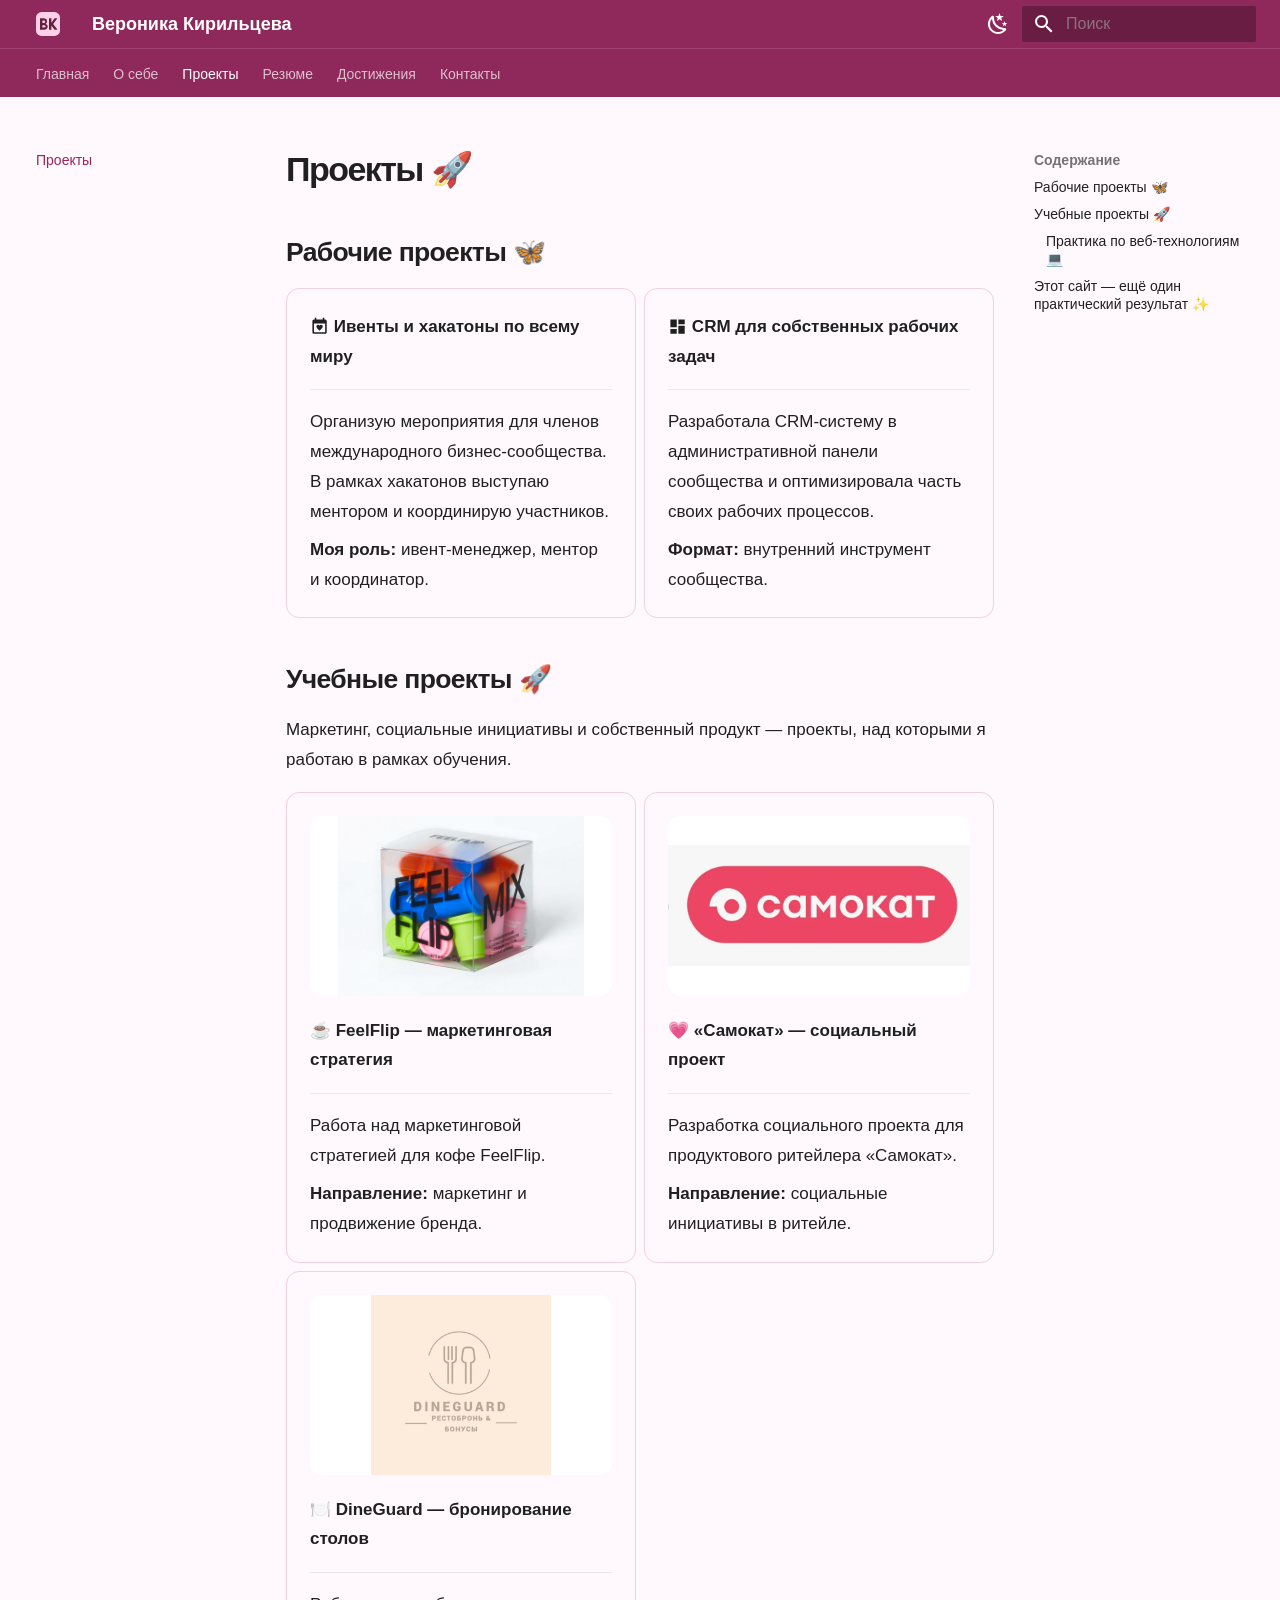
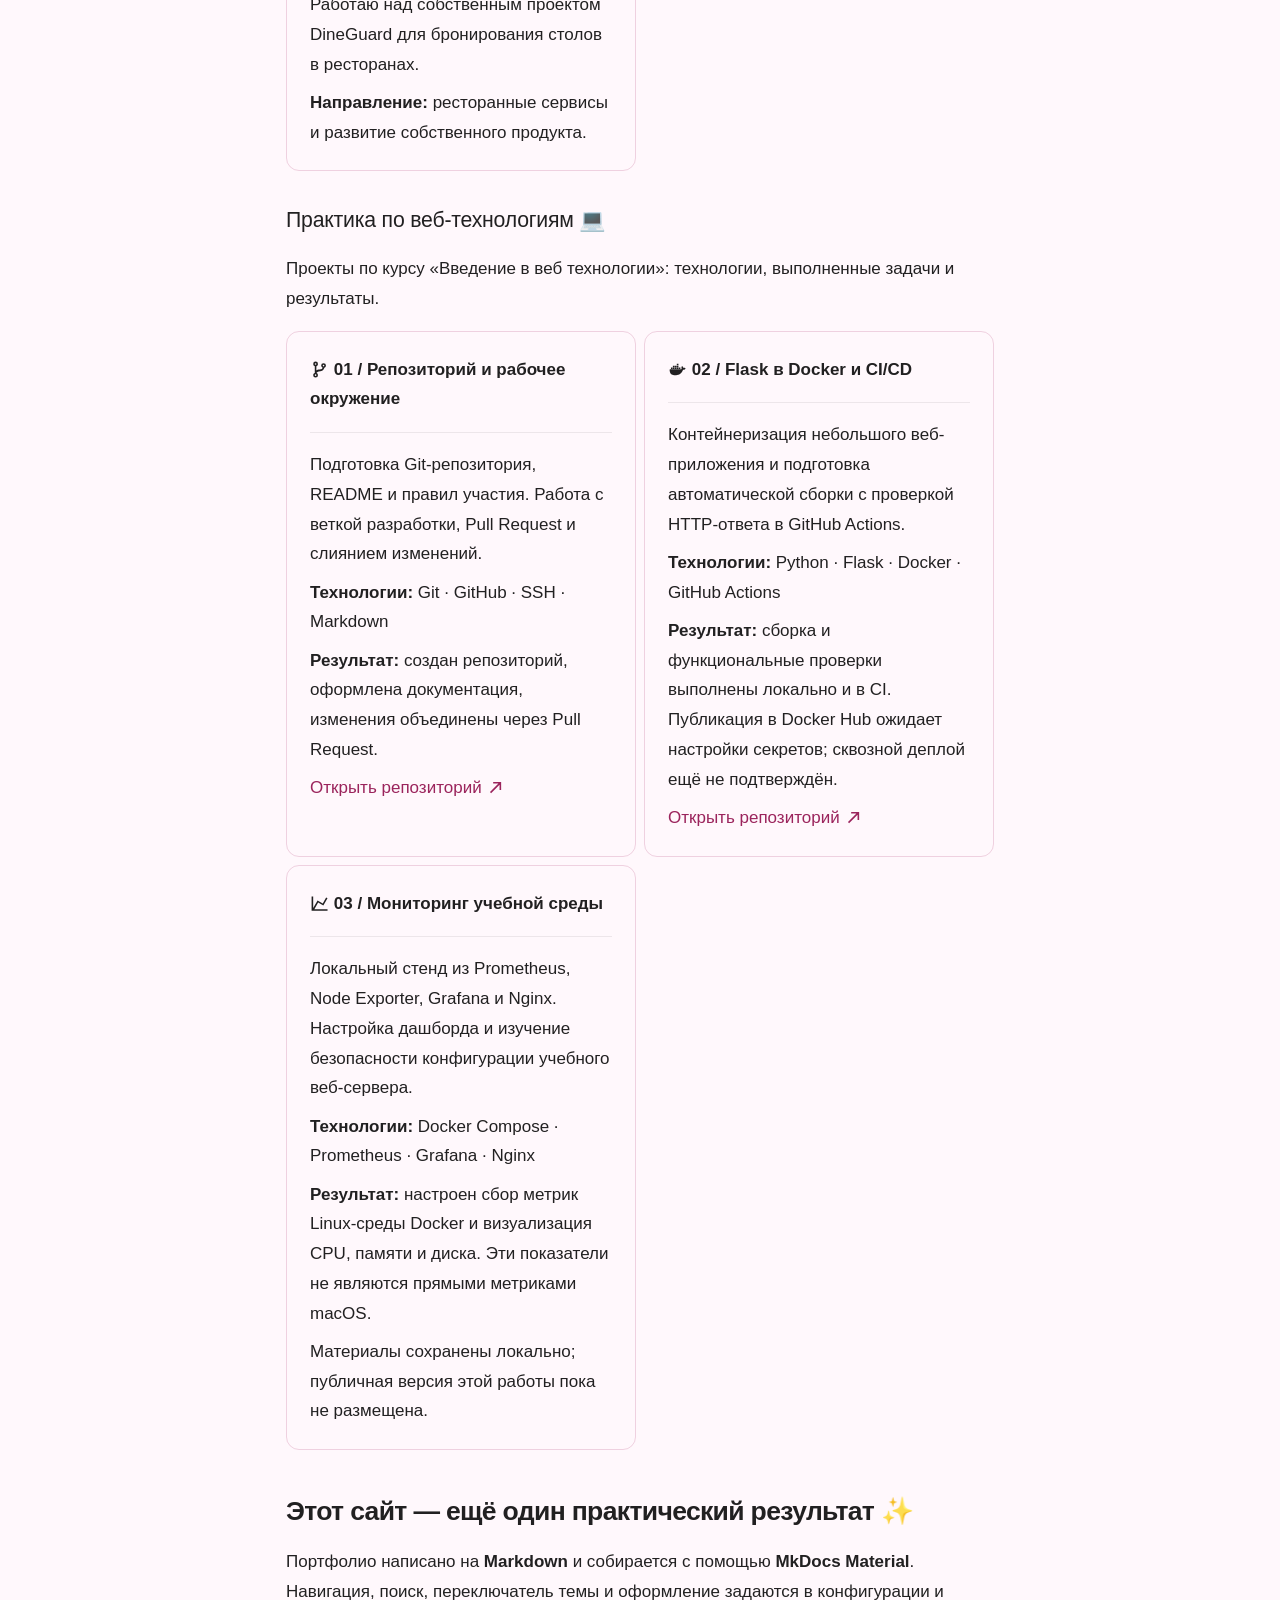
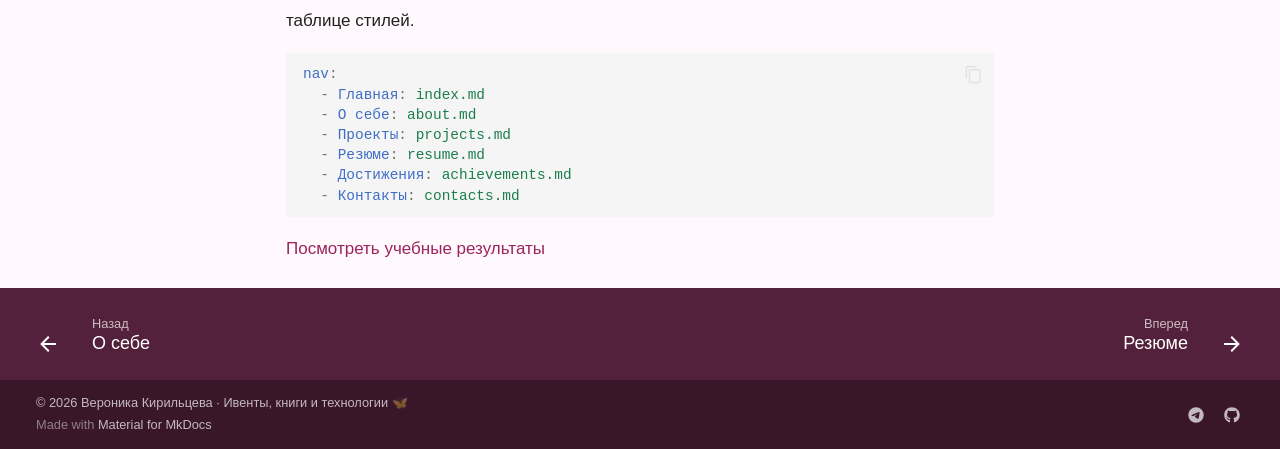
<file: projects/index.html>
<!doctype html>
<html lang="ru" class="no-js">
  <head>
    
      <meta charset="utf-8">
      <meta name="viewport" content="width=device-width,initial-scale=1">
      
        <meta name="description" content="Вероника Кирильцева — международные ивенты, хакатоны, менторство и технологии.">
      
      
        <meta name="author" content="Кирильцева Вероника Сергеевна">
      
      
        <link rel="canonical" href="https://89620761583veronika-png.github.io/2025_2026-introduction-in-web-tech-u4225-kiriltseva_v_s/projects/">
      
      
        <link rel="prev" href="../about/">
      
      
        <link rel="next" href="../resume/">
      
      
        
      
      
      <link rel="icon" href="../images/logo.svg">
      <meta name="generator" content="mkdocs-1.6.1, mkdocs-material-9.7.7">
    
    
      
        <title>Проекты - Вероника Кирильцева</title>
      
    
    
      <link rel="stylesheet" href="../assets/stylesheets/main.ec1eaa64.min.css">
      
        
        <link rel="stylesheet" href="../assets/stylesheets/palette.ab4e12ef.min.css">
      
      


    
    
      
    
    
      
    
    
      <link rel="stylesheet" href="../stylesheets/extra.css">
    
    <script>__md_scope=new URL("..",location),__md_hash=e=>[...e].reduce(((e,_)=>(e<<5)-e+_.charCodeAt(0)),0),__md_get=(e,_=localStorage,t=__md_scope)=>JSON.parse(_.getItem(t.pathname+"."+e)),__md_set=(e,_,t=localStorage,a=__md_scope)=>{try{t.setItem(a.pathname+"."+e,JSON.stringify(_))}catch(e){}}</script>
    
      

    
    
  </head>
  
  
    
    
      
    
    
    
    
    <body dir="ltr" data-md-color-scheme="default" data-md-color-primary="custom" data-md-color-accent="custom">
  
    
    <input class="md-toggle" data-md-toggle="drawer" type="checkbox" id="__drawer" autocomplete="off">
    <input class="md-toggle" data-md-toggle="search" type="checkbox" id="__search" autocomplete="off">
    <label class="md-overlay" for="__drawer"></label>
    <div data-md-component="skip">
      
        
        <a href="#_1" class="md-skip">
          Перейти к содержанию
        </a>
      
    </div>
    <div data-md-component="announce">
      
    </div>
    
    
      

<header class="md-header" data-md-component="header">
  <nav class="md-header__inner md-grid" aria-label="Верхний колонтитул">
    <a href=".." title="Вероника Кирильцева" class="md-header__button md-logo" aria-label="Вероника Кирильцева" data-md-component="logo">
      
  <img src="../images/logo.svg" alt="logo">

    </a>
    <label class="md-header__button md-icon" for="__drawer">
      
      <svg xmlns="http://www.w3.org/2000/svg" viewBox="0 0 24 24"><path d="M3 6h18v2H3zm0 5h18v2H3zm0 5h18v2H3z"/></svg>
    </label>
    <div class="md-header__title" data-md-component="header-title">
      <div class="md-header__ellipsis">
        <div class="md-header__topic">
          <span class="md-ellipsis">
            Вероника Кирильцева
          </span>
        </div>
        <div class="md-header__topic" data-md-component="header-topic">
          <span class="md-ellipsis">
            
              Проекты
            
          </span>
        </div>
      </div>
    </div>
    
      
        <form class="md-header__option" data-md-component="palette">
  
    
    
    
    <input class="md-option" data-md-color-media="" data-md-color-scheme="default" data-md-color-primary="custom" data-md-color-accent="custom"  aria-label="Переключить на тёмную тему"  type="radio" name="__palette" id="__palette_0">
    
      <label class="md-header__button md-icon" title="Переключить на тёмную тему" for="__palette_1" hidden>
        <svg xmlns="http://www.w3.org/2000/svg" viewBox="0 0 24 24"><path d="m17.75 4.09-2.53 1.94.91 3.06-2.63-1.81-2.63 1.81.91-3.06-2.53-1.94L12.44 4l1.06-3 1.06 3zm3.5 6.91-1.64 1.25.59 1.98-1.7-1.17-1.7 1.17.59-1.98L15.75 11l2.06-.05L18.5 9l.69 1.95zm-2.28 4.95c.83-.08 1.72 1.1 1.19 1.85-.32.45-.66.87-1.08 1.27C15.17 23 8.84 23 4.94 19.07c-3.91-3.9-3.91-10.24 0-14.14.4-.4.82-.76 1.27-1.08.75-.53 1.93.36 1.85 1.19-.27 2.86.69 5.83 2.89 8.02a9.96 9.96 0 0 0 8.02 2.89m-1.64 2.02a12.08 12.08 0 0 1-7.8-3.47c-2.17-2.19-3.33-5-3.49-7.82-2.81 3.14-2.7 7.96.31 10.98 3.02 3.01 7.84 3.12 10.98.31"/></svg>
      </label>
    
  
    
    
    
    <input class="md-option" data-md-color-media="" data-md-color-scheme="slate" data-md-color-primary="custom" data-md-color-accent="custom"  aria-label="Переключить на светлую тему"  type="radio" name="__palette" id="__palette_1">
    
      <label class="md-header__button md-icon" title="Переключить на светлую тему" for="__palette_0" hidden>
        <svg xmlns="http://www.w3.org/2000/svg" viewBox="0 0 24 24"><path d="M12 7a5 5 0 0 1 5 5 5 5 0 0 1-5 5 5 5 0 0 1-5-5 5 5 0 0 1 5-5m0 2a3 3 0 0 0-3 3 3 3 0 0 0 3 3 3 3 0 0 0 3-3 3 3 0 0 0-3-3m0-7 2.39 3.42C13.65 5.15 12.84 5 12 5s-1.65.15-2.39.42zM3.34 7l4.16-.35A7.2 7.2 0 0 0 5.94 8.5c-.44.74-.69 1.5-.83 2.29zm.02 10 1.76-3.77a7.131 7.131 0 0 0 2.38 4.14zM20.65 7l-1.77 3.79a7.02 7.02 0 0 0-2.38-4.15zm-.01 10-4.14.36c.59-.51 1.12-1.14 1.54-1.86.42-.73.69-1.5.83-2.29zM12 22l-2.41-3.44c.74.27 1.55.44 2.41.44.82 0 1.63-.17 2.37-.44z"/></svg>
      </label>
    
  
</form>
      
    
    
      <script>var palette=__md_get("__palette");if(palette&&palette.color){if("(prefers-color-scheme)"===palette.color.media){var media=matchMedia("(prefers-color-scheme: light)"),input=document.querySelector(media.matches?"[data-md-color-media='(prefers-color-scheme: light)']":"[data-md-color-media='(prefers-color-scheme: dark)']");palette.color.media=input.getAttribute("data-md-color-media"),palette.color.scheme=input.getAttribute("data-md-color-scheme"),palette.color.primary=input.getAttribute("data-md-color-primary"),palette.color.accent=input.getAttribute("data-md-color-accent")}for(var[key,value]of Object.entries(palette.color))document.body.setAttribute("data-md-color-"+key,value)}</script>
    
    
    
      
      
        <label class="md-header__button md-icon" for="__search">
          
          <svg xmlns="http://www.w3.org/2000/svg" viewBox="0 0 24 24"><path d="M9.5 3A6.5 6.5 0 0 1 16 9.5c0 1.61-.59 3.09-1.56 4.23l.27.27h.79l5 5-1.5 1.5-5-5v-.79l-.27-.27A6.52 6.52 0 0 1 9.5 16 6.5 6.5 0 0 1 3 9.5 6.5 6.5 0 0 1 9.5 3m0 2C7 5 5 7 5 9.5S7 14 9.5 14 14 12 14 9.5 12 5 9.5 5"/></svg>
        </label>
        <div class="md-search" data-md-component="search" role="dialog">
  <label class="md-search__overlay" for="__search"></label>
  <div class="md-search__inner" role="search">
    <form class="md-search__form" name="search">
      <input type="text" class="md-search__input" name="query" aria-label="Поиск" placeholder="Поиск" autocapitalize="off" autocorrect="off" autocomplete="off" spellcheck="false" data-md-component="search-query" required>
      <label class="md-search__icon md-icon" for="__search">
        
        <svg xmlns="http://www.w3.org/2000/svg" viewBox="0 0 24 24"><path d="M9.5 3A6.5 6.5 0 0 1 16 9.5c0 1.61-.59 3.09-1.56 4.23l.27.27h.79l5 5-1.5 1.5-5-5v-.79l-.27-.27A6.52 6.52 0 0 1 9.5 16 6.5 6.5 0 0 1 3 9.5 6.5 6.5 0 0 1 9.5 3m0 2C7 5 5 7 5 9.5S7 14 9.5 14 14 12 14 9.5 12 5 9.5 5"/></svg>
        
        <svg xmlns="http://www.w3.org/2000/svg" viewBox="0 0 24 24"><path d="M20 11v2H8l5.5 5.5-1.42 1.42L4.16 12l7.92-7.92L13.5 5.5 8 11z"/></svg>
      </label>
      <nav class="md-search__options" aria-label="Поиск">
        
          <a href="javascript:void(0)" class="md-search__icon md-icon" title="Поделиться" aria-label="Поделиться" data-clipboard data-clipboard-text="" data-md-component="search-share" tabindex="-1">
            
            <svg xmlns="http://www.w3.org/2000/svg" viewBox="0 0 24 24"><path d="M18 16.08c-.76 0-1.44.3-1.96.77L8.91 12.7c.05-.23.09-.46.09-.7s-.04-.47-.09-.7l7.05-4.11c.54.5 1.25.81 2.04.81a3 3 0 0 0 3-3 3 3 0 0 0-3-3 3 3 0 0 0-3 3c0 .24.04.47.09.7L8.04 9.81C7.5 9.31 6.79 9 6 9a3 3 0 0 0-3 3 3 3 0 0 0 3 3c.79 0 1.5-.31 2.04-.81l7.12 4.15c-.05.21-.08.43-.08.66 0 1.61 1.31 2.91 2.92 2.91s2.92-1.3 2.92-2.91A2.92 2.92 0 0 0 18 16.08"/></svg>
          </a>
        
        <button type="reset" class="md-search__icon md-icon" title="Очистить" aria-label="Очистить" tabindex="-1">
          
          <svg xmlns="http://www.w3.org/2000/svg" viewBox="0 0 24 24"><path d="M19 6.41 17.59 5 12 10.59 6.41 5 5 6.41 10.59 12 5 17.59 6.41 19 12 13.41 17.59 19 19 17.59 13.41 12z"/></svg>
        </button>
      </nav>
      
    </form>
    <div class="md-search__output">
      <div class="md-search__scrollwrap" tabindex="0" data-md-scrollfix>
        <div class="md-search-result" data-md-component="search-result">
          <div class="md-search-result__meta">
            Инициализация поиска
          </div>
          <ol class="md-search-result__list" role="presentation"></ol>
        </div>
      </div>
    </div>
  </div>
</div>
      
    
    
  </nav>
  
</header>
    
    <div class="md-container" data-md-component="container">
      
      
        
          
            
<nav class="md-tabs" aria-label="Вкладки" data-md-component="tabs">
  <div class="md-grid">
    <ul class="md-tabs__list">
      
        
  
  
  
  
    <li class="md-tabs__item">
      <a href=".." class="md-tabs__link">
        
  
  
    
  
  Главная

      </a>
    </li>
  

      
        
  
  
  
  
    <li class="md-tabs__item">
      <a href="../about/" class="md-tabs__link">
        
  
  
    
  
  О себе

      </a>
    </li>
  

      
        
  
  
  
    
  
  
    <li class="md-tabs__item md-tabs__item--active">
      <a href="./" class="md-tabs__link">
        
  
  
    
  
  Проекты

      </a>
    </li>
  

      
        
  
  
  
  
    <li class="md-tabs__item">
      <a href="../resume/" class="md-tabs__link">
        
  
  
    
  
  Резюме

      </a>
    </li>
  

      
        
  
  
  
  
    <li class="md-tabs__item">
      <a href="../achievements/" class="md-tabs__link">
        
  
  
    
  
  Достижения

      </a>
    </li>
  

      
        
  
  
  
  
    <li class="md-tabs__item">
      <a href="../contacts/" class="md-tabs__link">
        
  
  
    
  
  Контакты

      </a>
    </li>
  

      
    </ul>
  </div>
</nav>
          
        
      
      <main class="md-main" data-md-component="main">
        <div class="md-main__inner md-grid">
          
            
              
              <div class="md-sidebar md-sidebar--primary" data-md-component="sidebar" data-md-type="navigation" >
                <div class="md-sidebar__scrollwrap">
                  <div class="md-sidebar__inner">
                    


  


<nav class="md-nav md-nav--primary md-nav--lifted" aria-label="Навигация" data-md-level="0">
  <label class="md-nav__title" for="__drawer">
    <a href=".." title="Вероника Кирильцева" class="md-nav__button md-logo" aria-label="Вероника Кирильцева" data-md-component="logo">
      
  <img src="../images/logo.svg" alt="logo">

    </a>
    Вероника Кирильцева
  </label>
  
  <ul class="md-nav__list" data-md-scrollfix>
    
      
      
  
  
  
  
    <li class="md-nav__item">
      <a href=".." class="md-nav__link">
        
  
  
  <span class="md-ellipsis">
    
  
    Главная
  

    
  </span>
  
  

      </a>
    </li>
  

    
      
      
  
  
  
  
    <li class="md-nav__item">
      <a href="../about/" class="md-nav__link">
        
  
  
  <span class="md-ellipsis">
    
  
    О себе
  

    
  </span>
  
  

      </a>
    </li>
  

    
      
      
  
  
    
  
  
  
    <li class="md-nav__item md-nav__item--active">
      
      <input class="md-nav__toggle md-toggle" type="checkbox" id="__toc">
      
      
        
      
      
        <label class="md-nav__link md-nav__link--active" for="__toc">
          
  
  
  <span class="md-ellipsis">
    
  
    Проекты
  

    
  </span>
  
  

          <span class="md-nav__icon md-icon"></span>
        </label>
      
      <a href="./" class="md-nav__link md-nav__link--active">
        
  
  
  <span class="md-ellipsis">
    
  
    Проекты
  

    
  </span>
  
  

      </a>
      
        

<nav class="md-nav md-nav--secondary" aria-label="Содержание">
  
  
  
    
  
  
    <label class="md-nav__title" for="__toc">
      <span class="md-nav__icon md-icon"></span>
      Содержание
    </label>
    <ul class="md-nav__list" data-md-component="toc" data-md-scrollfix>
      
        <li class="md-nav__item">
  <a href="#_2" class="md-nav__link">
    <span class="md-ellipsis">
      
        Рабочие проекты 🦋
      
    </span>
  </a>
  
</li>
      
        <li class="md-nav__item">
  <a href="#_3" class="md-nav__link">
    <span class="md-ellipsis">
      
        Учебные проекты 🚀
      
    </span>
  </a>
  
    <nav class="md-nav" aria-label="Учебные проекты 🚀">
      <ul class="md-nav__list">
        
          <li class="md-nav__item">
  <a href="#-" class="md-nav__link">
    <span class="md-ellipsis">
      
        Практика по веб-технологиям 💻
      
    </span>
  </a>
  
</li>
        
      </ul>
    </nav>
  
</li>
      
        <li class="md-nav__item">
  <a href="#_4" class="md-nav__link">
    <span class="md-ellipsis">
      
        Этот сайт — ещё один практический результат ✨
      
    </span>
  </a>
  
</li>
      
    </ul>
  
</nav>
      
    </li>
  

    
      
      
  
  
  
  
    <li class="md-nav__item">
      <a href="../resume/" class="md-nav__link">
        
  
  
  <span class="md-ellipsis">
    
  
    Резюме
  

    
  </span>
  
  

      </a>
    </li>
  

    
      
      
  
  
  
  
    <li class="md-nav__item">
      <a href="../achievements/" class="md-nav__link">
        
  
  
  <span class="md-ellipsis">
    
  
    Достижения
  

    
  </span>
  
  

      </a>
    </li>
  

    
      
      
  
  
  
  
    <li class="md-nav__item">
      <a href="../contacts/" class="md-nav__link">
        
  
  
  <span class="md-ellipsis">
    
  
    Контакты
  

    
  </span>
  
  

      </a>
    </li>
  

    
  </ul>
</nav>
                  </div>
                </div>
              </div>
            
            
              
              <div class="md-sidebar md-sidebar--secondary" data-md-component="sidebar" data-md-type="toc" >
                <div class="md-sidebar__scrollwrap">
                  <div class="md-sidebar__inner">
                    

<nav class="md-nav md-nav--secondary" aria-label="Содержание">
  
  
  
    
  
  
    <label class="md-nav__title" for="__toc">
      <span class="md-nav__icon md-icon"></span>
      Содержание
    </label>
    <ul class="md-nav__list" data-md-component="toc" data-md-scrollfix>
      
        <li class="md-nav__item">
  <a href="#_2" class="md-nav__link">
    <span class="md-ellipsis">
      
        Рабочие проекты 🦋
      
    </span>
  </a>
  
</li>
      
        <li class="md-nav__item">
  <a href="#_3" class="md-nav__link">
    <span class="md-ellipsis">
      
        Учебные проекты 🚀
      
    </span>
  </a>
  
    <nav class="md-nav" aria-label="Учебные проекты 🚀">
      <ul class="md-nav__list">
        
          <li class="md-nav__item">
  <a href="#-" class="md-nav__link">
    <span class="md-ellipsis">
      
        Практика по веб-технологиям 💻
      
    </span>
  </a>
  
</li>
        
      </ul>
    </nav>
  
</li>
      
        <li class="md-nav__item">
  <a href="#_4" class="md-nav__link">
    <span class="md-ellipsis">
      
        Этот сайт — ещё один практический результат ✨
      
    </span>
  </a>
  
</li>
      
    </ul>
  
</nav>
                  </div>
                </div>
              </div>
            
          
          
            <div class="md-content" data-md-component="content">
              
              <article class="md-content__inner md-typeset">
                
                  



<h1 id="_1">Проекты 🚀<a class="headerlink" href="#_1" title="Permanent link">&para;</a></h1>
<h2 id="_2">Рабочие проекты 🦋<a class="headerlink" href="#_2" title="Permanent link">&para;</a></h2>
<div class="grid cards">
<ul>
<li>
<p><span class="twemoji"><svg xmlns="http://www.w3.org/2000/svg" viewBox="0 0 24 24"><path d="M19 19V8H5v11zM16 1h2v2h1a2 2 0 0 1 2 2v14c0 1.11-.89 2-2 2H5a2 2 0 0 1-2-2V5c0-1.1.9-2 2-2h1V1h2v2h8zm-4 16.17-.58-.53C9.36 14.77 8 13.54 8 12.03c0-1.23.97-2.2 2.2-2.2.7 0 1.36.32 1.8.83.44-.51 1.1-.83 1.8-.83 1.23 0 2.2.97 2.2 2.2 0 1.51-1.36 2.74-3.42 4.61z"/></svg></span> <strong>Ивенты и хакатоны по всему миру</strong></p>
<hr />
<p>Организую мероприятия для членов международного бизнес-сообщества. В рамках хакатонов выступаю ментором и координирую участников.</p>
<p><strong>Моя роль:</strong> ивент-менеджер, ментор и координатор.</p>
</li>
<li>
<p><span class="twemoji"><svg xmlns="http://www.w3.org/2000/svg" viewBox="0 0 24 24"><path d="M13 3v6h8V3m-8 18h8V11h-8M3 21h8v-6H3m0-2h8V3H3z"/></svg></span> <strong>CRM для собственных рабочих задач</strong></p>
<hr />
<p>Разработала CRM-систему в административной панели сообщества и оптимизировала часть своих рабочих процессов.</p>
<p><strong>Формат:</strong> внутренний инструмент сообщества.</p>
</li>
</ul>
</div>
<h2 id="_3">Учебные проекты 🚀<a class="headerlink" href="#_3" title="Permanent link">&para;</a></h2>
<p>Маркетинг, социальные инициативы и собственный продукт — проекты, над которыми я работаю в рамках обучения.</p>
<div class="grid cards project-showcase">
<ul>
<li>
<p><img alt="Кофе FeelFlip в яркой упаковке" class="project-image" height="764" loading="lazy" src="../images/feelflip.png" width="1044" /></p>
<p><strong>☕ FeelFlip — маркетинговая стратегия</strong></p>
<hr />
<p>Работа над маркетинговой стратегией для кофе FeelFlip.</p>
<p><strong>Направление:</strong> маркетинг и продвижение бренда.</p>
</li>
<li>
<p><img alt="Логотип продуктового ритейлера Самокат" class="project-image" height="658" loading="lazy" src="../images/samokat.png" width="1636" /></p>
<p><strong>💗 «Самокат» — социальный проект</strong></p>
<hr />
<p>Разработка социального проекта для продуктового ритейлера «Самокат».</p>
<p><strong>Направление:</strong> социальные инициативы в ритейле.</p>
</li>
<li>
<p><img alt="Логотип DineGuard — рестораны и бонусы" class="project-image" height="640" loading="lazy" src="../images/dineguard.jpg" width="640" /></p>
<p><strong>🍽️ DineGuard — бронирование столов</strong></p>
<hr />
<p>Работаю над собственным проектом DineGuard для бронирования столов в ресторанах.</p>
<p><strong>Направление:</strong> ресторанные сервисы и развитие собственного продукта.</p>
</li>
</ul>
</div>
<h3 id="-">Практика по веб-технологиям 💻<a class="headerlink" href="#-" title="Permanent link">&para;</a></h3>
<p>Проекты по курсу «Введение в веб технологии»: технологии, выполненные задачи и результаты.</p>
<div class="grid cards">
<ul>
<li>
<p><span class="twemoji"><svg xmlns="http://www.w3.org/2000/svg" viewBox="0 0 24 24"><path d="M13 14c-3.36 0-4.46 1.35-4.82 2.24C9.25 16.7 10 17.76 10 19a3 3 0 0 1-3 3 3 3 0 0 1-3-3c0-1.31.83-2.42 2-2.83V7.83A2.99 2.99 0 0 1 4 5a3 3 0 0 1 3-3 3 3 0 0 1 3 3c0 1.31-.83 2.42-2 2.83v5.29c.88-.65 2.16-1.12 4-1.12 2.67 0 3.56-1.34 3.85-2.23A3.01 3.01 0 0 1 14 7a3 3 0 0 1 3-3 3 3 0 0 1 3 3c0 1.34-.88 2.5-2.09 2.86C17.65 11.29 16.68 14 13 14m-6 4a1 1 0 0 0-1 1 1 1 0 0 0 1 1 1 1 0 0 0 1-1 1 1 0 0 0-1-1M7 4a1 1 0 0 0-1 1 1 1 0 0 0 1 1 1 1 0 0 0 1-1 1 1 0 0 0-1-1m10 2a1 1 0 0 0-1 1 1 1 0 0 0 1 1 1 1 0 0 0 1-1 1 1 0 0 0-1-1"/></svg></span> <strong>01 / Репозиторий и рабочее окружение</strong></p>
<hr />
<p>Подготовка Git-репозитория, README и правил участия. Работа с веткой разработки, Pull Request и слиянием изменений.</p>
<p><strong>Технологии:</strong> Git · GitHub · SSH · Markdown</p>
<p><strong>Результат:</strong> создан репозиторий, оформлена документация, изменения объединены через Pull Request.</p>
<p><a href="https://github.com/89620761583veronika-png/devops-lab-kiriltseva">Открыть репозиторий <span class="twemoji"><svg xmlns="http://www.w3.org/2000/svg" viewBox="0 0 24 24"><path d="M5 17.59 15.59 7H9V5h10v10h-2V8.41L6.41 19z"/></svg></span></a></p>
</li>
<li>
<p><span class="twemoji"><svg xmlns="http://www.w3.org/2000/svg" viewBox="0 0 24 24"><path d="M21.81 10.25c-.06-.04-.56-.43-1.64-.43-.28 0-.56.03-.84.08-.21-1.4-1.38-2.11-1.43-2.14l-.29-.17-.18.27c-.24.36-.43.77-.51 1.19-.2.8-.08 1.56.33 2.21-.49.28-1.29.35-1.46.35H2.62c-.34 0-.62.28-.62.63 0 1.15.18 2.3.58 3.38.45 1.19 1.13 2.07 2 2.61.98.6 2.59.94 4.42.94.79 0 1.61-.07 2.42-.22 1.12-.2 2.2-.59 3.19-1.16A8.3 8.3 0 0 0 16.78 16c1.05-1.17 1.67-2.5 2.12-3.65h.19c1.14 0 1.85-.46 2.24-.85.26-.24.45-.53.59-.87l.08-.24zm-17.96.99h1.76c.08 0 .16-.07.16-.16V9.5c0-.08-.07-.16-.16-.16H3.85c-.09 0-.16.07-.16.16v1.58c.01.09.07.16.16.16m2.43 0h1.76c.08 0 .16-.07.16-.16V9.5c0-.08-.07-.16-.16-.16H6.28c-.09 0-.16.07-.16.16v1.58c.01.09.07.16.16.16m2.47 0h1.75c.1 0 .17-.07.17-.16V9.5c0-.08-.06-.16-.17-.16H8.75c-.08 0-.15.07-.15.16v1.58c0 .09.06.16.15.16m2.44 0h1.77c.08 0 .15-.07.15-.16V9.5c0-.08-.06-.16-.15-.16h-1.77c-.08 0-.15.07-.15.16v1.58c0 .09.07.16.15.16M6.28 9h1.76c.08 0 .16-.09.16-.18V7.25c0-.09-.07-.16-.16-.16H6.28c-.09 0-.16.06-.16.16v1.57c.01.09.07.18.16.18m2.47 0h1.75c.1 0 .17-.09.17-.18V7.25c0-.09-.06-.16-.17-.16H8.75c-.08 0-.15.06-.15.16v1.57c0 .09.06.18.15.18m2.44 0h1.77c.08 0 .15-.09.15-.18V7.25c0-.09-.07-.16-.15-.16h-1.77c-.08 0-.15.06-.15.16v1.57c0 .09.07.18.15.18m0-2.28h1.77c.08 0 .15-.07.15-.16V5c0-.1-.07-.17-.15-.17h-1.77c-.08 0-.15.06-.15.17v1.56c0 .08.07.16.15.16m2.46 4.52h1.76c.09 0 .16-.07.16-.16V9.5c0-.08-.07-.16-.16-.16h-1.76c-.08 0-.15.07-.15.16v1.58c0 .09.07.16.15.16"/></svg></span> <strong>02 / Flask в Docker и CI/CD</strong></p>
<hr />
<p>Контейнеризация небольшого веб-приложения и подготовка автоматической сборки с проверкой HTTP-ответа в GitHub Actions.</p>
<p><strong>Технологии:</strong> Python · Flask · Docker · GitHub Actions</p>
<p><strong>Результат:</strong> сборка и функциональные проверки выполнены локально и в CI. Публикация в Docker Hub ожидает настройки секретов; сквозной деплой ещё не подтверждён.</p>
<p><a href="https://github.com/89620761583veronika-png/lab2-cicd-kiriltseva">Открыть репозиторий <span class="twemoji"><svg xmlns="http://www.w3.org/2000/svg" viewBox="0 0 24 24"><path d="M5 17.59 15.59 7H9V5h10v10h-2V8.41L6.41 19z"/></svg></span></a></p>
</li>
<li>
<p><span class="twemoji"><svg xmlns="http://www.w3.org/2000/svg" viewBox="0 0 24 24"><path d="m16 11.78 4.24-7.33 1.73 1-5.23 9.05-6.51-3.75L5.46 19H22v2H2V3h2v14.54L9.5 8z"/></svg></span> <strong>03 / Мониторинг учебной среды</strong></p>
<hr />
<p>Локальный стенд из Prometheus, Node Exporter, Grafana и Nginx. Настройка дашборда и изучение безопасности конфигурации учебного веб-сервера.</p>
<p><strong>Технологии:</strong> Docker Compose · Prometheus · Grafana · Nginx</p>
<p><strong>Результат:</strong> настроен сбор метрик Linux-среды Docker и визуализация CPU, памяти и диска. Эти показатели не являются прямыми метриками macOS.</p>
<p>Материалы сохранены локально; публичная версия этой работы пока не размещена.</p>
</li>
</ul>
</div>
<h2 id="_4">Этот сайт — ещё один практический результат ✨<a class="headerlink" href="#_4" title="Permanent link">&para;</a></h2>
<p>Портфолио написано на <strong>Markdown</strong> и собирается с помощью <strong>MkDocs Material</strong>. Навигация, поиск, переключатель темы и оформление задаются в конфигурации и таблице стилей.</p>
<div class="highlight"><pre><span></span><code><a id="__codelineno-0-1" name="__codelineno-0-1" href="#__codelineno-0-1"></a><span class="nt">nav</span><span class="p">:</span>
<a id="__codelineno-0-2" name="__codelineno-0-2" href="#__codelineno-0-2"></a><span class="w">  </span><span class="p p-Indicator">-</span><span class="w"> </span><span class="nt">Главная</span><span class="p">:</span><span class="w"> </span><span class="l l-Scalar l-Scalar-Plain">index.md</span>
<a id="__codelineno-0-3" name="__codelineno-0-3" href="#__codelineno-0-3"></a><span class="w">  </span><span class="p p-Indicator">-</span><span class="w"> </span><span class="nt">О себе</span><span class="p">:</span><span class="w"> </span><span class="l l-Scalar l-Scalar-Plain">about.md</span>
<a id="__codelineno-0-4" name="__codelineno-0-4" href="#__codelineno-0-4"></a><span class="w">  </span><span class="p p-Indicator">-</span><span class="w"> </span><span class="nt">Проекты</span><span class="p">:</span><span class="w"> </span><span class="l l-Scalar l-Scalar-Plain">projects.md</span>
<a id="__codelineno-0-5" name="__codelineno-0-5" href="#__codelineno-0-5"></a><span class="w">  </span><span class="p p-Indicator">-</span><span class="w"> </span><span class="nt">Резюме</span><span class="p">:</span><span class="w"> </span><span class="l l-Scalar l-Scalar-Plain">resume.md</span>
<a id="__codelineno-0-6" name="__codelineno-0-6" href="#__codelineno-0-6"></a><span class="w">  </span><span class="p p-Indicator">-</span><span class="w"> </span><span class="nt">Достижения</span><span class="p">:</span><span class="w"> </span><span class="l l-Scalar l-Scalar-Plain">achievements.md</span>
<a id="__codelineno-0-7" name="__codelineno-0-7" href="#__codelineno-0-7"></a><span class="w">  </span><span class="p p-Indicator">-</span><span class="w"> </span><span class="nt">Контакты</span><span class="p">:</span><span class="w"> </span><span class="l l-Scalar l-Scalar-Plain">contacts.md</span>
</code></pre></div>
<p><a href="../achievements/">Посмотреть учебные результаты</a></p>












                
              </article>
            </div>
          
          
<script>var target=document.getElementById(location.hash.slice(1));target&&target.name&&(target.checked=target.name.startsWith("__tabbed_"))</script>
        </div>
        
          <button type="button" class="md-top md-icon" data-md-component="top" hidden>
  
  <svg xmlns="http://www.w3.org/2000/svg" viewBox="0 0 24 24"><path d="M13 20h-2V8l-5.5 5.5-1.42-1.42L12 4.16l7.92 7.92-1.42 1.42L13 8z"/></svg>
  К началу
</button>
        
      </main>
      
        <footer class="md-footer">
  
    
      
      <nav class="md-footer__inner md-grid" aria-label="Нижний колонтитул" >
        
          
          <a href="../about/" class="md-footer__link md-footer__link--prev" aria-label="Назад: О себе">
            <div class="md-footer__button md-icon">
              
              <svg xmlns="http://www.w3.org/2000/svg" viewBox="0 0 24 24"><path d="M20 11v2H8l5.5 5.5-1.42 1.42L4.16 12l7.92-7.92L13.5 5.5 8 11z"/></svg>
            </div>
            <div class="md-footer__title">
              <span class="md-footer__direction">
                Назад
              </span>
              <div class="md-ellipsis">
                О себе
              </div>
            </div>
          </a>
        
        
          
          <a href="../resume/" class="md-footer__link md-footer__link--next" aria-label="Вперед: Резюме">
            <div class="md-footer__title">
              <span class="md-footer__direction">
                Вперед
              </span>
              <div class="md-ellipsis">
                Резюме
              </div>
            </div>
            <div class="md-footer__button md-icon">
              
              <svg xmlns="http://www.w3.org/2000/svg" viewBox="0 0 24 24"><path d="M4 11v2h12l-5.5 5.5 1.42 1.42L19.84 12l-7.92-7.92L10.5 5.5 16 11z"/></svg>
            </div>
          </a>
        
      </nav>
    
  
  <div class="md-footer-meta md-typeset">
    <div class="md-footer-meta__inner md-grid">
      <div class="md-copyright">
  
    <div class="md-copyright__highlight">
      © 2026 Вероника Кирильцева · Ивенты, книги и технологии 🦋
    </div>
  
  
    Made with
    <a href="https://squidfunk.github.io/mkdocs-material/" target="_blank" rel="noopener">
      Material for MkDocs
    </a>
  
</div>
      
        
<div class="md-social">
  
    
    
    
    
    <a href="https://t.me/vkiriltseva" target="_blank" rel="noopener" title="Telegram Вероники Кирильцевой" class="md-social__link">
      <svg xmlns="http://www.w3.org/2000/svg" viewBox="0 0 512 512"><!--! Font Awesome Free 7.1.0 by @fontawesome - https://fontawesome.com License - https://fontawesome.com/license/free (Icons: CC BY 4.0, Fonts: SIL OFL 1.1, Code: MIT License) Copyright 2025 Fonticons, Inc.--><path d="M256 8a248 248 0 1 0 0 496 248 248 0 1 0 0-496m115 168.7c-3.7 39.2-19.9 134.4-28.1 178.3-3.5 18.6-10.3 24.8-16.9 25.4-14.4 1.3-25.3-9.5-39.3-18.7-21.8-14.3-34.2-23.2-55.3-37.2-24.5-16.1-8.6-25 5.3-39.5 3.7-3.8 67.1-61.5 68.3-66.7.2-.7.3-3.1-1.2-4.4s-3.6-.8-5.1-.5c-2.2.5-37.1 23.5-104.6 69.1-9.9 6.8-18.9 10.1-26.9 9.9-8.9-.2-25.9-5-38.6-9.1-15.5-5-27.9-7.7-26.8-16.3.6-4.5 6.7-9 18.4-13.7 72.3-31.5 120.5-52.3 144.6-62.3 68.9-28.6 83.2-33.6 92.5-33.8 2.1 0 6.6.5 9.6 2.9 2 1.7 3.2 4.1 3.5 6.7.5 3.2.6 6.5.4 9.8z"/></svg>
    </a>
  
    
    
    
    
    <a href="https://github.com/89620761583veronika-png" target="_blank" rel="noopener" title="GitHub Вероники Кирильцевой" class="md-social__link">
      <svg xmlns="http://www.w3.org/2000/svg" viewBox="0 0 512 512"><!--! Font Awesome Free 7.1.0 by @fontawesome - https://fontawesome.com License - https://fontawesome.com/license/free (Icons: CC BY 4.0, Fonts: SIL OFL 1.1, Code: MIT License) Copyright 2025 Fonticons, Inc.--><path d="M173.9 397.4c0 2-2.3 3.6-5.2 3.6-3.3.3-5.6-1.3-5.6-3.6 0-2 2.3-3.6 5.2-3.6 3-.3 5.6 1.3 5.6 3.6m-31.1-4.5c-.7 2 1.3 4.3 4.3 4.9 2.6 1 5.6 0 6.2-2s-1.3-4.3-4.3-5.2c-2.6-.7-5.5.3-6.2 2.3m44.2-1.7c-2.9.7-4.9 2.6-4.6 4.9.3 2 2.9 3.3 5.9 2.6 2.9-.7 4.9-2.6 4.6-4.6-.3-1.9-3-3.2-5.9-2.9M252.8 8C114.1 8 8 113.3 8 252c0 110.9 69.8 205.8 169.5 239.2 12.8 2.3 17.3-5.6 17.3-12.1 0-6.2-.3-40.4-.3-61.4 0 0-70 15-84.7-29.8 0 0-11.4-29.1-27.8-36.6 0 0-22.9-15.7 1.6-15.4 0 0 24.9 2 38.6 25.8 21.9 38.6 58.6 27.5 72.9 20.9 2.3-16 8.8-27.1 16-33.7-55.9-6.2-112.3-14.3-112.3-110.5 0-27.5 7.6-41.3 23.6-58.9-2.6-6.5-11.1-33.3 2.6-67.9 20.9-6.5 69 27 69 27 20-5.6 41.5-8.5 62.8-8.5s42.8 2.9 62.8 8.5c0 0 48.1-33.6 69-27 13.7 34.7 5.2 61.4 2.6 67.9 16 17.7 25.8 31.5 25.8 58.9 0 96.5-58.9 104.2-114.8 110.5 9.2 7.9 17 22.9 17 46.4 0 33.7-.3 75.4-.3 83.6 0 6.5 4.6 14.4 17.3 12.1C436.2 457.8 504 362.9 504 252 504 113.3 391.5 8 252.8 8M105.2 352.9c-1.3 1-1 3.3.7 5.2 1.6 1.6 3.9 2.3 5.2 1 1.3-1 1-3.3-.7-5.2-1.6-1.6-3.9-2.3-5.2-1m-10.8-8.1c-.7 1.3.3 2.9 2.3 3.9 1.6 1 3.6.7 4.3-.7.7-1.3-.3-2.9-2.3-3.9-2-.6-3.6-.3-4.3.7m32.4 35.6c-1.6 1.3-1 4.3 1.3 6.2 2.3 2.3 5.2 2.6 6.5 1 1.3-1.3.7-4.3-1.3-6.2-2.2-2.3-5.2-2.6-6.5-1m-11.4-14.7c-1.6 1-1.6 3.6 0 5.9s4.3 3.3 5.6 2.3c1.6-1.3 1.6-3.9 0-6.2-1.4-2.3-4-3.3-5.6-2"/></svg>
    </a>
  
</div>
      
    </div>
  </div>
</footer>
      
    </div>
    <div class="md-dialog" data-md-component="dialog">
      <div class="md-dialog__inner md-typeset"></div>
    </div>
    
    
    
      
      
      <script id="__config" type="application/json">{"annotate": null, "base": "..", "features": ["navigation.tabs", "navigation.sections", "navigation.top", "navigation.footer", "search.highlight", "search.share", "content.code.copy"], "search": "../assets/javascripts/workers/search.2c215733.min.js", "tags": null, "translations": {"clipboard.copied": "\u0421\u043a\u043e\u043f\u0438\u0440\u043e\u0432\u0430\u043d\u043e \u0432 \u0431\u0443\u0444\u0435\u0440", "clipboard.copy": "\u041a\u043e\u043f\u0438\u0440\u043e\u0432\u0430\u0442\u044c \u0432 \u0431\u0443\u0444\u0435\u0440", "search.result.more.one": "\u0415\u0449\u0451 1 \u043d\u0430 \u044d\u0442\u043e\u0439 \u0441\u0442\u0440\u0430\u043d\u0438\u0446\u0435", "search.result.more.other": "\u0415\u0449\u0451 # \u043d\u0430 \u044d\u0442\u043e\u0439 \u0441\u0442\u0440\u0430\u043d\u0438\u0446\u0435", "search.result.none": "\u0421\u043e\u0432\u043f\u0430\u0434\u0435\u043d\u0438\u0439 \u043d\u0435 \u043d\u0430\u0439\u0434\u0435\u043d\u043e", "search.result.one": "\u041d\u0430\u0439\u0434\u0435\u043d\u043e 1 \u0441\u043e\u0432\u043f\u0430\u0434\u0435\u043d\u0438\u0435", "search.result.other": "\u041d\u0430\u0439\u0434\u0435\u043d\u043e \u0441\u043e\u0432\u043f\u0430\u0434\u0435\u043d\u0438\u0439: #", "search.result.placeholder": "\u041d\u0430\u0447\u043d\u0438\u0442\u0435 \u043f\u0435\u0447\u0430\u0442\u0430\u0442\u044c \u0434\u043b\u044f \u043f\u043e\u0438\u0441\u043a\u0430", "search.result.term.missing": "\u041e\u0442\u0441\u0443\u0442\u0441\u0442\u0432\u0443\u0435\u0442", "select.version": "\u0412\u044b\u0431\u0435\u0440\u0438\u0442\u0435 \u0432\u0435\u0440\u0441\u0438\u044e"}, "version": null}</script>
    
    
      <script src="../assets/javascripts/bundle.d7400e89.min.js"></script>
      
    
  </body>
</html>
</file>
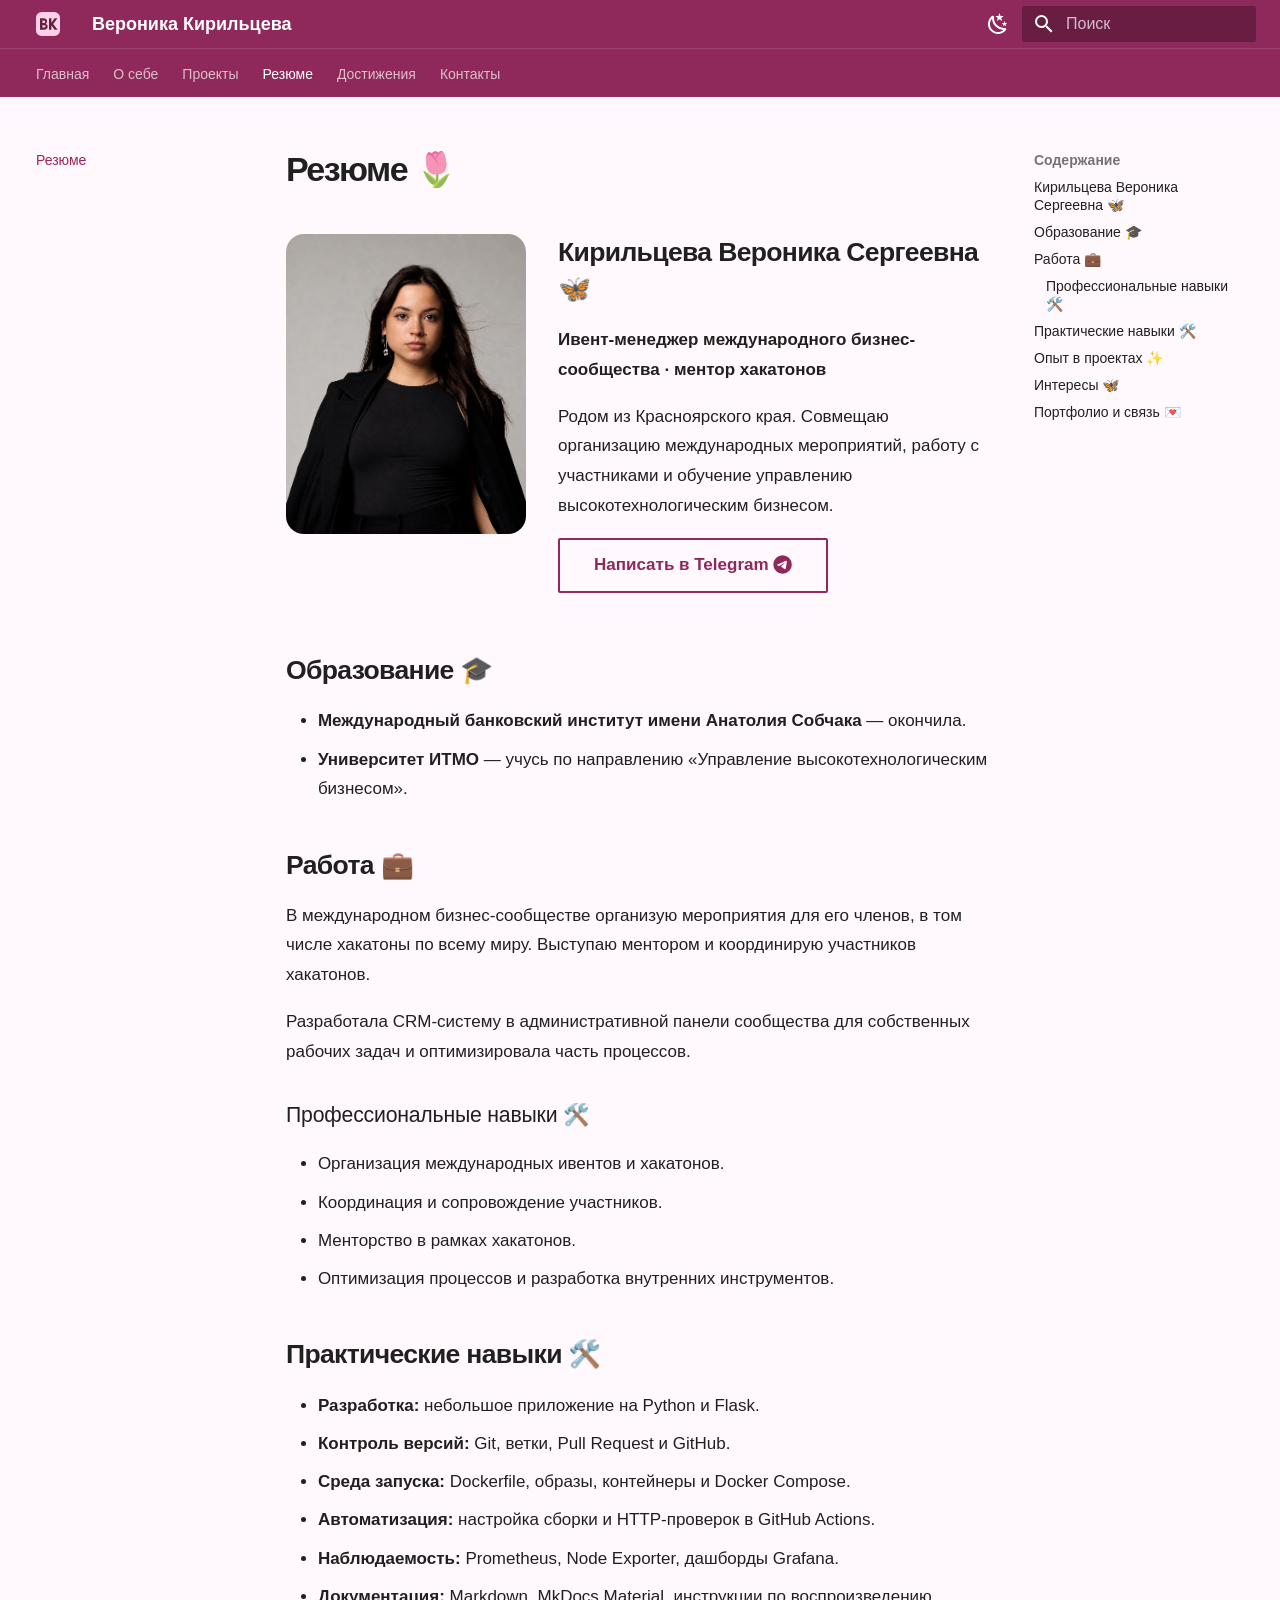
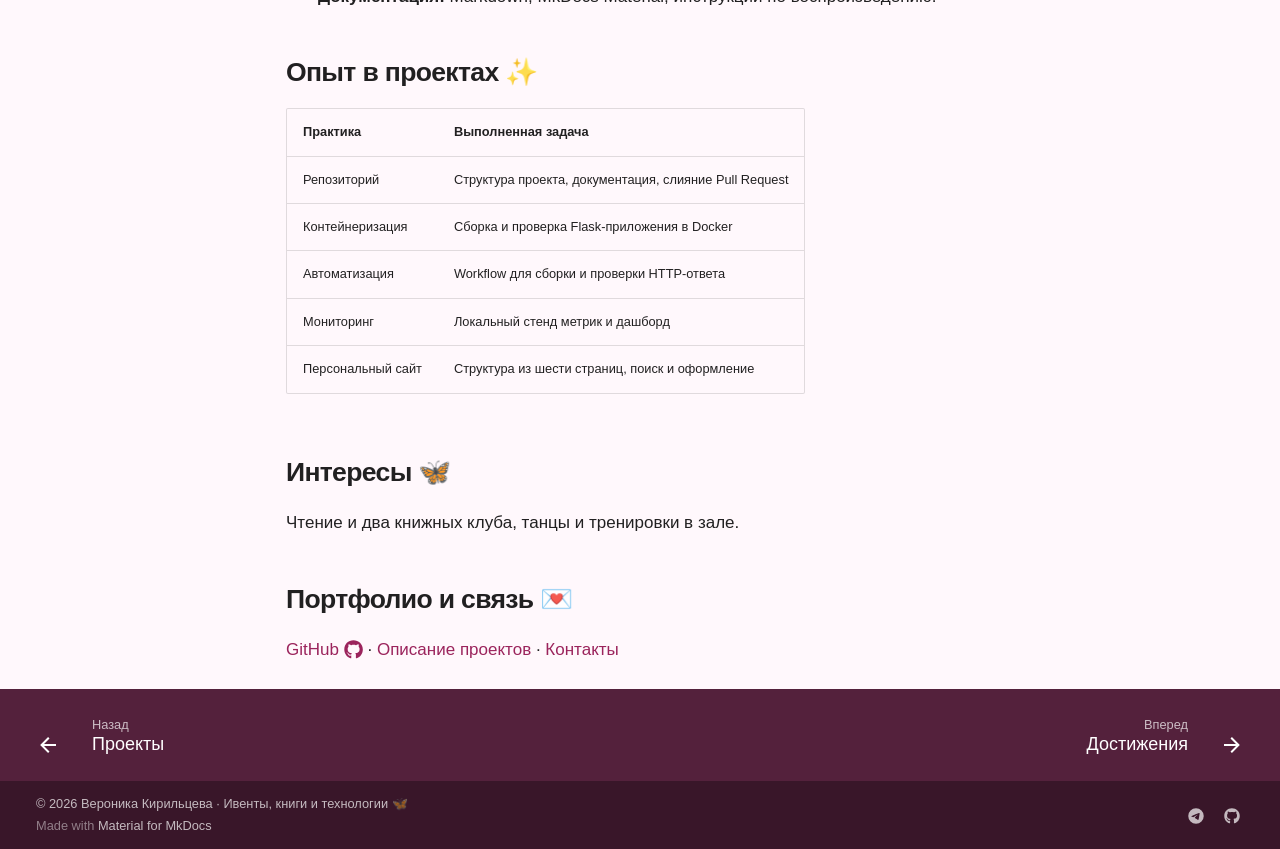
<file: resume/index.html>
<!doctype html>
<html lang="ru" class="no-js">
  <head>
    
      <meta charset="utf-8">
      <meta name="viewport" content="width=device-width,initial-scale=1">
      
        <meta name="description" content="Вероника Кирильцева — международные ивенты, хакатоны, менторство и технологии.">
      
      
        <meta name="author" content="Кирильцева Вероника Сергеевна">
      
      
        <link rel="canonical" href="https://89620761583veronika-png.github.io/2025_2026-introduction-in-web-tech-u4225-kiriltseva_v_s/resume/">
      
      
        <link rel="prev" href="../projects/">
      
      
        <link rel="next" href="../achievements/">
      
      
        
      
      
      <link rel="icon" href="../images/logo.svg">
      <meta name="generator" content="mkdocs-1.6.1, mkdocs-material-9.7.7">
    
    
      
        <title>Резюме - Вероника Кирильцева</title>
      
    
    
      <link rel="stylesheet" href="../assets/stylesheets/main.ec1eaa64.min.css">
      
        
        <link rel="stylesheet" href="../assets/stylesheets/palette.ab4e12ef.min.css">
      
      


    
    
      
    
    
      
    
    
      <link rel="stylesheet" href="../stylesheets/extra.css">
    
    <script>__md_scope=new URL("..",location),__md_hash=e=>[...e].reduce(((e,_)=>(e<<5)-e+_.charCodeAt(0)),0),__md_get=(e,_=localStorage,t=__md_scope)=>JSON.parse(_.getItem(t.pathname+"."+e)),__md_set=(e,_,t=localStorage,a=__md_scope)=>{try{t.setItem(a.pathname+"."+e,JSON.stringify(_))}catch(e){}}</script>
    
      

    
    
  </head>
  
  
    
    
      
    
    
    
    
    <body dir="ltr" data-md-color-scheme="default" data-md-color-primary="custom" data-md-color-accent="custom">
  
    
    <input class="md-toggle" data-md-toggle="drawer" type="checkbox" id="__drawer" autocomplete="off">
    <input class="md-toggle" data-md-toggle="search" type="checkbox" id="__search" autocomplete="off">
    <label class="md-overlay" for="__drawer"></label>
    <div data-md-component="skip">
      
        
        <a href="#_1" class="md-skip">
          Перейти к содержанию
        </a>
      
    </div>
    <div data-md-component="announce">
      
    </div>
    
    
      

<header class="md-header" data-md-component="header">
  <nav class="md-header__inner md-grid" aria-label="Верхний колонтитул">
    <a href=".." title="Вероника Кирильцева" class="md-header__button md-logo" aria-label="Вероника Кирильцева" data-md-component="logo">
      
  <img src="../images/logo.svg" alt="logo">

    </a>
    <label class="md-header__button md-icon" for="__drawer">
      
      <svg xmlns="http://www.w3.org/2000/svg" viewBox="0 0 24 24"><path d="M3 6h18v2H3zm0 5h18v2H3zm0 5h18v2H3z"/></svg>
    </label>
    <div class="md-header__title" data-md-component="header-title">
      <div class="md-header__ellipsis">
        <div class="md-header__topic">
          <span class="md-ellipsis">
            Вероника Кирильцева
          </span>
        </div>
        <div class="md-header__topic" data-md-component="header-topic">
          <span class="md-ellipsis">
            
              Резюме
            
          </span>
        </div>
      </div>
    </div>
    
      
        <form class="md-header__option" data-md-component="palette">
  
    
    
    
    <input class="md-option" data-md-color-media="" data-md-color-scheme="default" data-md-color-primary="custom" data-md-color-accent="custom"  aria-label="Переключить на тёмную тему"  type="radio" name="__palette" id="__palette_0">
    
      <label class="md-header__button md-icon" title="Переключить на тёмную тему" for="__palette_1" hidden>
        <svg xmlns="http://www.w3.org/2000/svg" viewBox="0 0 24 24"><path d="m17.75 4.09-2.53 1.94.91 3.06-2.63-1.81-2.63 1.81.91-3.06-2.53-1.94L12.44 4l1.06-3 1.06 3zm3.5 6.91-1.64 1.25.59 1.98-1.7-1.17-1.7 1.17.59-1.98L15.75 11l2.06-.05L18.5 9l.69 1.95zm-2.28 4.95c.83-.08 1.72 1.1 1.19 1.85-.32.45-.66.87-1.08 1.27C15.17 23 8.84 23 4.94 19.07c-3.91-3.9-3.91-10.24 0-14.14.4-.4.82-.76 1.27-1.08.75-.53 1.93.36 1.85 1.19-.27 2.86.69 5.83 2.89 8.02a9.96 9.96 0 0 0 8.02 2.89m-1.64 2.02a12.08 12.08 0 0 1-7.8-3.47c-2.17-2.19-3.33-5-3.49-7.82-2.81 3.14-2.7 7.96.31 10.98 3.02 3.01 7.84 3.12 10.98.31"/></svg>
      </label>
    
  
    
    
    
    <input class="md-option" data-md-color-media="" data-md-color-scheme="slate" data-md-color-primary="custom" data-md-color-accent="custom"  aria-label="Переключить на светлую тему"  type="radio" name="__palette" id="__palette_1">
    
      <label class="md-header__button md-icon" title="Переключить на светлую тему" for="__palette_0" hidden>
        <svg xmlns="http://www.w3.org/2000/svg" viewBox="0 0 24 24"><path d="M12 7a5 5 0 0 1 5 5 5 5 0 0 1-5 5 5 5 0 0 1-5-5 5 5 0 0 1 5-5m0 2a3 3 0 0 0-3 3 3 3 0 0 0 3 3 3 3 0 0 0 3-3 3 3 0 0 0-3-3m0-7 2.39 3.42C13.65 5.15 12.84 5 12 5s-1.65.15-2.39.42zM3.34 7l4.16-.35A7.2 7.2 0 0 0 5.94 8.5c-.44.74-.69 1.5-.83 2.29zm.02 10 1.76-3.77a7.131 7.131 0 0 0 2.38 4.14zM20.65 7l-1.77 3.79a7.02 7.02 0 0 0-2.38-4.15zm-.01 10-4.14.36c.59-.51 1.12-1.14 1.54-1.86.42-.73.69-1.5.83-2.29zM12 22l-2.41-3.44c.74.27 1.55.44 2.41.44.82 0 1.63-.17 2.37-.44z"/></svg>
      </label>
    
  
</form>
      
    
    
      <script>var palette=__md_get("__palette");if(palette&&palette.color){if("(prefers-color-scheme)"===palette.color.media){var media=matchMedia("(prefers-color-scheme: light)"),input=document.querySelector(media.matches?"[data-md-color-media='(prefers-color-scheme: light)']":"[data-md-color-media='(prefers-color-scheme: dark)']");palette.color.media=input.getAttribute("data-md-color-media"),palette.color.scheme=input.getAttribute("data-md-color-scheme"),palette.color.primary=input.getAttribute("data-md-color-primary"),palette.color.accent=input.getAttribute("data-md-color-accent")}for(var[key,value]of Object.entries(palette.color))document.body.setAttribute("data-md-color-"+key,value)}</script>
    
    
    
      
      
        <label class="md-header__button md-icon" for="__search">
          
          <svg xmlns="http://www.w3.org/2000/svg" viewBox="0 0 24 24"><path d="M9.5 3A6.5 6.5 0 0 1 16 9.5c0 1.61-.59 3.09-1.56 4.23l.27.27h.79l5 5-1.5 1.5-5-5v-.79l-.27-.27A6.52 6.52 0 0 1 9.5 16 6.5 6.5 0 0 1 3 9.5 6.5 6.5 0 0 1 9.5 3m0 2C7 5 5 7 5 9.5S7 14 9.5 14 14 12 14 9.5 12 5 9.5 5"/></svg>
        </label>
        <div class="md-search" data-md-component="search" role="dialog">
  <label class="md-search__overlay" for="__search"></label>
  <div class="md-search__inner" role="search">
    <form class="md-search__form" name="search">
      <input type="text" class="md-search__input" name="query" aria-label="Поиск" placeholder="Поиск" autocapitalize="off" autocorrect="off" autocomplete="off" spellcheck="false" data-md-component="search-query" required>
      <label class="md-search__icon md-icon" for="__search">
        
        <svg xmlns="http://www.w3.org/2000/svg" viewBox="0 0 24 24"><path d="M9.5 3A6.5 6.5 0 0 1 16 9.5c0 1.61-.59 3.09-1.56 4.23l.27.27h.79l5 5-1.5 1.5-5-5v-.79l-.27-.27A6.52 6.52 0 0 1 9.5 16 6.5 6.5 0 0 1 3 9.5 6.5 6.5 0 0 1 9.5 3m0 2C7 5 5 7 5 9.5S7 14 9.5 14 14 12 14 9.5 12 5 9.5 5"/></svg>
        
        <svg xmlns="http://www.w3.org/2000/svg" viewBox="0 0 24 24"><path d="M20 11v2H8l5.5 5.5-1.42 1.42L4.16 12l7.92-7.92L13.5 5.5 8 11z"/></svg>
      </label>
      <nav class="md-search__options" aria-label="Поиск">
        
          <a href="javascript:void(0)" class="md-search__icon md-icon" title="Поделиться" aria-label="Поделиться" data-clipboard data-clipboard-text="" data-md-component="search-share" tabindex="-1">
            
            <svg xmlns="http://www.w3.org/2000/svg" viewBox="0 0 24 24"><path d="M18 16.08c-.76 0-1.44.3-1.96.77L8.91 12.7c.05-.23.09-.46.09-.7s-.04-.47-.09-.7l7.05-4.11c.54.5 1.25.81 2.04.81a3 3 0 0 0 3-3 3 3 0 0 0-3-3 3 3 0 0 0-3 3c0 .24.04.47.09.7L8.04 9.81C7.5 9.31 6.79 9 6 9a3 3 0 0 0-3 3 3 3 0 0 0 3 3c.79 0 1.5-.31 2.04-.81l7.12 4.15c-.05.21-.08.43-.08.66 0 1.61 1.31 2.91 2.92 2.91s2.92-1.3 2.92-2.91A2.92 2.92 0 0 0 18 16.08"/></svg>
          </a>
        
        <button type="reset" class="md-search__icon md-icon" title="Очистить" aria-label="Очистить" tabindex="-1">
          
          <svg xmlns="http://www.w3.org/2000/svg" viewBox="0 0 24 24"><path d="M19 6.41 17.59 5 12 10.59 6.41 5 5 6.41 10.59 12 5 17.59 6.41 19 12 13.41 17.59 19 19 17.59 13.41 12z"/></svg>
        </button>
      </nav>
      
    </form>
    <div class="md-search__output">
      <div class="md-search__scrollwrap" tabindex="0" data-md-scrollfix>
        <div class="md-search-result" data-md-component="search-result">
          <div class="md-search-result__meta">
            Инициализация поиска
          </div>
          <ol class="md-search-result__list" role="presentation"></ol>
        </div>
      </div>
    </div>
  </div>
</div>
      
    
    
  </nav>
  
</header>
    
    <div class="md-container" data-md-component="container">
      
      
        
          
            
<nav class="md-tabs" aria-label="Вкладки" data-md-component="tabs">
  <div class="md-grid">
    <ul class="md-tabs__list">
      
        
  
  
  
  
    <li class="md-tabs__item">
      <a href=".." class="md-tabs__link">
        
  
  
    
  
  Главная

      </a>
    </li>
  

      
        
  
  
  
  
    <li class="md-tabs__item">
      <a href="../about/" class="md-tabs__link">
        
  
  
    
  
  О себе

      </a>
    </li>
  

      
        
  
  
  
  
    <li class="md-tabs__item">
      <a href="../projects/" class="md-tabs__link">
        
  
  
    
  
  Проекты

      </a>
    </li>
  

      
        
  
  
  
    
  
  
    <li class="md-tabs__item md-tabs__item--active">
      <a href="./" class="md-tabs__link">
        
  
  
    
  
  Резюме

      </a>
    </li>
  

      
        
  
  
  
  
    <li class="md-tabs__item">
      <a href="../achievements/" class="md-tabs__link">
        
  
  
    
  
  Достижения

      </a>
    </li>
  

      
        
  
  
  
  
    <li class="md-tabs__item">
      <a href="../contacts/" class="md-tabs__link">
        
  
  
    
  
  Контакты

      </a>
    </li>
  

      
    </ul>
  </div>
</nav>
          
        
      
      <main class="md-main" data-md-component="main">
        <div class="md-main__inner md-grid">
          
            
              
              <div class="md-sidebar md-sidebar--primary" data-md-component="sidebar" data-md-type="navigation" >
                <div class="md-sidebar__scrollwrap">
                  <div class="md-sidebar__inner">
                    


  


<nav class="md-nav md-nav--primary md-nav--lifted" aria-label="Навигация" data-md-level="0">
  <label class="md-nav__title" for="__drawer">
    <a href=".." title="Вероника Кирильцева" class="md-nav__button md-logo" aria-label="Вероника Кирильцева" data-md-component="logo">
      
  <img src="../images/logo.svg" alt="logo">

    </a>
    Вероника Кирильцева
  </label>
  
  <ul class="md-nav__list" data-md-scrollfix>
    
      
      
  
  
  
  
    <li class="md-nav__item">
      <a href=".." class="md-nav__link">
        
  
  
  <span class="md-ellipsis">
    
  
    Главная
  

    
  </span>
  
  

      </a>
    </li>
  

    
      
      
  
  
  
  
    <li class="md-nav__item">
      <a href="../about/" class="md-nav__link">
        
  
  
  <span class="md-ellipsis">
    
  
    О себе
  

    
  </span>
  
  

      </a>
    </li>
  

    
      
      
  
  
  
  
    <li class="md-nav__item">
      <a href="../projects/" class="md-nav__link">
        
  
  
  <span class="md-ellipsis">
    
  
    Проекты
  

    
  </span>
  
  

      </a>
    </li>
  

    
      
      
  
  
    
  
  
  
    <li class="md-nav__item md-nav__item--active">
      
      <input class="md-nav__toggle md-toggle" type="checkbox" id="__toc">
      
      
        
      
      
        <label class="md-nav__link md-nav__link--active" for="__toc">
          
  
  
  <span class="md-ellipsis">
    
  
    Резюме
  

    
  </span>
  
  

          <span class="md-nav__icon md-icon"></span>
        </label>
      
      <a href="./" class="md-nav__link md-nav__link--active">
        
  
  
  <span class="md-ellipsis">
    
  
    Резюме
  

    
  </span>
  
  

      </a>
      
        

<nav class="md-nav md-nav--secondary" aria-label="Содержание">
  
  
  
    
  
  
    <label class="md-nav__title" for="__toc">
      <span class="md-nav__icon md-icon"></span>
      Содержание
    </label>
    <ul class="md-nav__list" data-md-component="toc" data-md-scrollfix>
      
        <li class="md-nav__item">
  <a href="#_2" class="md-nav__link">
    <span class="md-ellipsis">
      
        Кирильцева Вероника Сергеевна 🦋
      
    </span>
  </a>
  
</li>
      
        <li class="md-nav__item">
  <a href="#_3" class="md-nav__link">
    <span class="md-ellipsis">
      
        Образование 🎓
      
    </span>
  </a>
  
</li>
      
        <li class="md-nav__item">
  <a href="#_4" class="md-nav__link">
    <span class="md-ellipsis">
      
        Работа 💼
      
    </span>
  </a>
  
    <nav class="md-nav" aria-label="Работа 💼">
      <ul class="md-nav__list">
        
          <li class="md-nav__item">
  <a href="#_5" class="md-nav__link">
    <span class="md-ellipsis">
      
        Профессиональные навыки 🛠️
      
    </span>
  </a>
  
</li>
        
      </ul>
    </nav>
  
</li>
      
        <li class="md-nav__item">
  <a href="#_6" class="md-nav__link">
    <span class="md-ellipsis">
      
        Практические навыки 🛠️
      
    </span>
  </a>
  
</li>
      
        <li class="md-nav__item">
  <a href="#_7" class="md-nav__link">
    <span class="md-ellipsis">
      
        Опыт в проектах ✨
      
    </span>
  </a>
  
</li>
      
        <li class="md-nav__item">
  <a href="#_8" class="md-nav__link">
    <span class="md-ellipsis">
      
        Интересы 🦋
      
    </span>
  </a>
  
</li>
      
        <li class="md-nav__item">
  <a href="#_9" class="md-nav__link">
    <span class="md-ellipsis">
      
        Портфолио и связь 💌
      
    </span>
  </a>
  
</li>
      
    </ul>
  
</nav>
      
    </li>
  

    
      
      
  
  
  
  
    <li class="md-nav__item">
      <a href="../achievements/" class="md-nav__link">
        
  
  
  <span class="md-ellipsis">
    
  
    Достижения
  

    
  </span>
  
  

      </a>
    </li>
  

    
      
      
  
  
  
  
    <li class="md-nav__item">
      <a href="../contacts/" class="md-nav__link">
        
  
  
  <span class="md-ellipsis">
    
  
    Контакты
  

    
  </span>
  
  

      </a>
    </li>
  

    
  </ul>
</nav>
                  </div>
                </div>
              </div>
            
            
              
              <div class="md-sidebar md-sidebar--secondary" data-md-component="sidebar" data-md-type="toc" >
                <div class="md-sidebar__scrollwrap">
                  <div class="md-sidebar__inner">
                    

<nav class="md-nav md-nav--secondary" aria-label="Содержание">
  
  
  
    
  
  
    <label class="md-nav__title" for="__toc">
      <span class="md-nav__icon md-icon"></span>
      Содержание
    </label>
    <ul class="md-nav__list" data-md-component="toc" data-md-scrollfix>
      
        <li class="md-nav__item">
  <a href="#_2" class="md-nav__link">
    <span class="md-ellipsis">
      
        Кирильцева Вероника Сергеевна 🦋
      
    </span>
  </a>
  
</li>
      
        <li class="md-nav__item">
  <a href="#_3" class="md-nav__link">
    <span class="md-ellipsis">
      
        Образование 🎓
      
    </span>
  </a>
  
</li>
      
        <li class="md-nav__item">
  <a href="#_4" class="md-nav__link">
    <span class="md-ellipsis">
      
        Работа 💼
      
    </span>
  </a>
  
    <nav class="md-nav" aria-label="Работа 💼">
      <ul class="md-nav__list">
        
          <li class="md-nav__item">
  <a href="#_5" class="md-nav__link">
    <span class="md-ellipsis">
      
        Профессиональные навыки 🛠️
      
    </span>
  </a>
  
</li>
        
      </ul>
    </nav>
  
</li>
      
        <li class="md-nav__item">
  <a href="#_6" class="md-nav__link">
    <span class="md-ellipsis">
      
        Практические навыки 🛠️
      
    </span>
  </a>
  
</li>
      
        <li class="md-nav__item">
  <a href="#_7" class="md-nav__link">
    <span class="md-ellipsis">
      
        Опыт в проектах ✨
      
    </span>
  </a>
  
</li>
      
        <li class="md-nav__item">
  <a href="#_8" class="md-nav__link">
    <span class="md-ellipsis">
      
        Интересы 🦋
      
    </span>
  </a>
  
</li>
      
        <li class="md-nav__item">
  <a href="#_9" class="md-nav__link">
    <span class="md-ellipsis">
      
        Портфолио и связь 💌
      
    </span>
  </a>
  
</li>
      
    </ul>
  
</nav>
                  </div>
                </div>
              </div>
            
          
          
            <div class="md-content" data-md-component="content">
              
              <article class="md-content__inner md-typeset">
                
                  



<h1 id="_1">Резюме 🌷<a class="headerlink" href="#_1" title="Permanent link">&para;</a></h1>
<div class="resume-intro">
<p><img alt="Вероника Кирильцева" class="resume-photo" height="1402" src="../images/veronika.png" width="1122" /></p>
<div>
<h2 id="_2">Кирильцева Вероника Сергеевна 🦋<a class="headerlink" href="#_2" title="Permanent link">&para;</a></h2>
<p><strong>Ивент-менеджер международного бизнес-сообщества · ментор хакатонов</strong></p>
<p>Родом из Красноярского края. Совмещаю организацию международных мероприятий, работу с участниками и обучение управлению высокотехнологическим бизнесом.</p>
<p><a class="md-button" href="https://t.me/vkiriltseva">Написать в Telegram <span class="twemoji"><svg xmlns="http://www.w3.org/2000/svg" viewBox="0 0 512 512"><!--! Font Awesome Free 7.1.0 by @fontawesome - https://fontawesome.com License - https://fontawesome.com/license/free (Icons: CC BY 4.0, Fonts: SIL OFL 1.1, Code: MIT License) Copyright 2025 Fonticons, Inc.--><path d="M256 8a248 248 0 1 0 0 496 248 248 0 1 0 0-496m115 168.7c-3.7 39.2-19.9 134.4-28.1 178.3-3.5 18.6-10.3 24.8-16.9 25.4-14.4 1.3-25.3-9.5-39.3-18.7-21.8-14.3-34.2-23.2-55.3-37.2-24.5-16.1-8.6-25 5.3-39.5 3.7-3.8 67.1-61.5 68.3-66.7.2-.7.3-3.1-1.2-4.4s-3.6-.8-5.1-.5c-2.2.5-37.1 23.5-104.6 69.1-9.9 6.8-18.9 10.1-26.9 9.9-8.9-.2-25.9-5-38.6-9.1-15.5-5-27.9-7.7-26.8-16.3.6-4.5 6.7-9 18.4-13.7 72.3-31.5 120.5-52.3 144.6-62.3 68.9-28.6 83.2-33.6 92.5-33.8 2.1 0 6.6.5 9.6 2.9 2 1.7 3.2 4.1 3.5 6.7.5 3.2.6 6.5.4 9.8z"/></svg></span></a></p>
</div>
</div>
<h2 id="_3">Образование 🎓<a class="headerlink" href="#_3" title="Permanent link">&para;</a></h2>
<ul>
<li><strong>Международный банковский институт имени Анатолия Собчака</strong> — окончила.</li>
<li><strong>Университет ИТМО</strong> — учусь по направлению «Управление высокотехнологическим бизнесом».</li>
</ul>
<h2 id="_4">Работа 💼<a class="headerlink" href="#_4" title="Permanent link">&para;</a></h2>
<p>В международном бизнес-сообществе организую мероприятия для его членов, в том числе хакатоны по всему миру. Выступаю ментором и координирую участников хакатонов.</p>
<p>Разработала CRM-систему в административной панели сообщества для собственных рабочих задач и оптимизировала часть процессов.</p>
<h3 id="_5">Профессиональные навыки 🛠️<a class="headerlink" href="#_5" title="Permanent link">&para;</a></h3>
<ul>
<li>Организация международных ивентов и хакатонов.</li>
<li>Координация и сопровождение участников.</li>
<li>Менторство в рамках хакатонов.</li>
<li>Оптимизация процессов и разработка внутренних инструментов.</li>
</ul>
<h2 id="_6">Практические навыки 🛠️<a class="headerlink" href="#_6" title="Permanent link">&para;</a></h2>
<ul>
<li><strong>Разработка:</strong> небольшое приложение на Python и Flask.</li>
<li><strong>Контроль версий:</strong> Git, ветки, Pull Request и GitHub.</li>
<li><strong>Среда запуска:</strong> Dockerfile, образы, контейнеры и Docker Compose.</li>
<li><strong>Автоматизация:</strong> настройка сборки и HTTP-проверок в GitHub Actions.</li>
<li><strong>Наблюдаемость:</strong> Prometheus, Node Exporter, дашборды Grafana.</li>
<li><strong>Документация:</strong> Markdown, MkDocs Material, инструкции по воспроизведению.</li>
</ul>
<h2 id="_7">Опыт в проектах ✨<a class="headerlink" href="#_7" title="Permanent link">&para;</a></h2>
<table>
<thead>
<tr>
<th>Практика</th>
<th>Выполненная задача</th>
</tr>
</thead>
<tbody>
<tr>
<td>Репозиторий</td>
<td>Структура проекта, документация, слияние Pull Request</td>
</tr>
<tr>
<td>Контейнеризация</td>
<td>Сборка и проверка Flask-приложения в Docker</td>
</tr>
<tr>
<td>Автоматизация</td>
<td>Workflow для сборки и проверки HTTP-ответа</td>
</tr>
<tr>
<td>Мониторинг</td>
<td>Локальный стенд метрик и дашборд</td>
</tr>
<tr>
<td>Персональный сайт</td>
<td>Структура из шести страниц, поиск и оформление</td>
</tr>
</tbody>
</table>
<h2 id="_8">Интересы 🦋<a class="headerlink" href="#_8" title="Permanent link">&para;</a></h2>
<p>Чтение и два книжных клуба, танцы и тренировки в зале.</p>
<h2 id="_9">Портфолио и связь 💌<a class="headerlink" href="#_9" title="Permanent link">&para;</a></h2>
<p><a href="https://github.com/89620761583veronika-png">GitHub <span class="twemoji"><svg xmlns="http://www.w3.org/2000/svg" viewBox="0 0 512 512"><!--! Font Awesome Free 7.1.0 by @fontawesome - https://fontawesome.com License - https://fontawesome.com/license/free (Icons: CC BY 4.0, Fonts: SIL OFL 1.1, Code: MIT License) Copyright 2025 Fonticons, Inc.--><path d="M173.9 397.4c0 2-2.3 3.6-5.2 3.6-3.3.3-5.6-1.3-5.6-3.6 0-2 2.3-3.6 5.2-3.6 3-.3 5.6 1.3 5.6 3.6m-31.1-4.5c-.7 2 1.3 4.3 4.3 4.9 2.6 1 5.6 0 6.2-2s-1.3-4.3-4.3-5.2c-2.6-.7-5.5.3-6.2 2.3m44.2-1.7c-2.9.7-4.9 2.6-4.6 4.9.3 2 2.9 3.3 5.9 2.6 2.9-.7 4.9-2.6 4.6-4.6-.3-1.9-3-3.2-5.9-2.9M252.8 8C114.1 8 8 113.3 8 252c0 110.9 69.8 205.8 169.5 239.2 12.8 2.3 17.3-5.6 17.3-12.1 0-6.2-.3-40.4-.3-61.4 0 0-70 15-84.7-29.8 0 0-11.4-29.1-27.8-36.6 0 0-22.9-15.7 1.6-15.4 0 0 24.9 2 38.6 25.8 21.9 38.6 58.6 27.5 72.9 20.9 2.3-16 8.8-27.1 16-33.7-55.9-6.2-112.3-14.3-112.3-110.5 0-27.5 7.6-41.3 23.6-58.9-2.6-6.5-11.1-33.3 2.6-67.9 20.9-6.5 69 27 69 27 20-5.6 41.5-8.5 62.8-8.5s42.8 2.9 62.8 8.5c0 0 48.1-33.6 69-27 13.7 34.7 5.2 61.4 2.6 67.9 16 17.7 25.8 31.5 25.8 58.9 0 96.5-58.9 104.2-114.8 110.5 9.2 7.9 17 22.9 17 46.4 0 33.7-.3 75.4-.3 83.6 0 6.5 4.6 14.4 17.3 12.1C436.2 457.8 504 362.9 504 252 504 113.3 391.5 8 252.8 8M105.2 352.9c-1.3 1-1 3.3.7 5.2 1.6 1.6 3.9 2.3 5.2 1 1.3-1 1-3.3-.7-5.2-1.6-1.6-3.9-2.3-5.2-1m-10.8-8.1c-.7 1.3.3 2.9 2.3 3.9 1.6 1 3.6.7 4.3-.7.7-1.3-.3-2.9-2.3-3.9-2-.6-3.6-.3-4.3.7m32.4 35.6c-1.6 1.3-1 4.3 1.3 6.2 2.3 2.3 5.2 2.6 6.5 1 1.3-1.3.7-4.3-1.3-6.2-2.2-2.3-5.2-2.6-6.5-1m-11.4-14.7c-1.6 1-1.6 3.6 0 5.9s4.3 3.3 5.6 2.3c1.6-1.3 1.6-3.9 0-6.2-1.4-2.3-4-3.3-5.6-2"/></svg></span></a> · <a href="../projects/">Описание проектов</a> · <a href="../contacts/">Контакты</a></p>












                
              </article>
            </div>
          
          
<script>var target=document.getElementById(location.hash.slice(1));target&&target.name&&(target.checked=target.name.startsWith("__tabbed_"))</script>
        </div>
        
          <button type="button" class="md-top md-icon" data-md-component="top" hidden>
  
  <svg xmlns="http://www.w3.org/2000/svg" viewBox="0 0 24 24"><path d="M13 20h-2V8l-5.5 5.5-1.42-1.42L12 4.16l7.92 7.92-1.42 1.42L13 8z"/></svg>
  К началу
</button>
        
      </main>
      
        <footer class="md-footer">
  
    
      
      <nav class="md-footer__inner md-grid" aria-label="Нижний колонтитул" >
        
          
          <a href="../projects/" class="md-footer__link md-footer__link--prev" aria-label="Назад: Проекты">
            <div class="md-footer__button md-icon">
              
              <svg xmlns="http://www.w3.org/2000/svg" viewBox="0 0 24 24"><path d="M20 11v2H8l5.5 5.5-1.42 1.42L4.16 12l7.92-7.92L13.5 5.5 8 11z"/></svg>
            </div>
            <div class="md-footer__title">
              <span class="md-footer__direction">
                Назад
              </span>
              <div class="md-ellipsis">
                Проекты
              </div>
            </div>
          </a>
        
        
          
          <a href="../achievements/" class="md-footer__link md-footer__link--next" aria-label="Вперед: Достижения">
            <div class="md-footer__title">
              <span class="md-footer__direction">
                Вперед
              </span>
              <div class="md-ellipsis">
                Достижения
              </div>
            </div>
            <div class="md-footer__button md-icon">
              
              <svg xmlns="http://www.w3.org/2000/svg" viewBox="0 0 24 24"><path d="M4 11v2h12l-5.5 5.5 1.42 1.42L19.84 12l-7.92-7.92L10.5 5.5 16 11z"/></svg>
            </div>
          </a>
        
      </nav>
    
  
  <div class="md-footer-meta md-typeset">
    <div class="md-footer-meta__inner md-grid">
      <div class="md-copyright">
  
    <div class="md-copyright__highlight">
      © 2026 Вероника Кирильцева · Ивенты, книги и технологии 🦋
    </div>
  
  
    Made with
    <a href="https://squidfunk.github.io/mkdocs-material/" target="_blank" rel="noopener">
      Material for MkDocs
    </a>
  
</div>
      
        
<div class="md-social">
  
    
    
    
    
    <a href="https://t.me/vkiriltseva" target="_blank" rel="noopener" title="Telegram Вероники Кирильцевой" class="md-social__link">
      <svg xmlns="http://www.w3.org/2000/svg" viewBox="0 0 512 512"><!--! Font Awesome Free 7.1.0 by @fontawesome - https://fontawesome.com License - https://fontawesome.com/license/free (Icons: CC BY 4.0, Fonts: SIL OFL 1.1, Code: MIT License) Copyright 2025 Fonticons, Inc.--><path d="M256 8a248 248 0 1 0 0 496 248 248 0 1 0 0-496m115 168.7c-3.7 39.2-19.9 134.4-28.1 178.3-3.5 18.6-10.3 24.8-16.9 25.4-14.4 1.3-25.3-9.5-39.3-18.7-21.8-14.3-34.2-23.2-55.3-37.2-24.5-16.1-8.6-25 5.3-39.5 3.7-3.8 67.1-61.5 68.3-66.7.2-.7.3-3.1-1.2-4.4s-3.6-.8-5.1-.5c-2.2.5-37.1 23.5-104.6 69.1-9.9 6.8-18.9 10.1-26.9 9.9-8.9-.2-25.9-5-38.6-9.1-15.5-5-27.9-7.7-26.8-16.3.6-4.5 6.7-9 18.4-13.7 72.3-31.5 120.5-52.3 144.6-62.3 68.9-28.6 83.2-33.6 92.5-33.8 2.1 0 6.6.5 9.6 2.9 2 1.7 3.2 4.1 3.5 6.7.5 3.2.6 6.5.4 9.8z"/></svg>
    </a>
  
    
    
    
    
    <a href="https://github.com/89620761583veronika-png" target="_blank" rel="noopener" title="GitHub Вероники Кирильцевой" class="md-social__link">
      <svg xmlns="http://www.w3.org/2000/svg" viewBox="0 0 512 512"><!--! Font Awesome Free 7.1.0 by @fontawesome - https://fontawesome.com License - https://fontawesome.com/license/free (Icons: CC BY 4.0, Fonts: SIL OFL 1.1, Code: MIT License) Copyright 2025 Fonticons, Inc.--><path d="M173.9 397.4c0 2-2.3 3.6-5.2 3.6-3.3.3-5.6-1.3-5.6-3.6 0-2 2.3-3.6 5.2-3.6 3-.3 5.6 1.3 5.6 3.6m-31.1-4.5c-.7 2 1.3 4.3 4.3 4.9 2.6 1 5.6 0 6.2-2s-1.3-4.3-4.3-5.2c-2.6-.7-5.5.3-6.2 2.3m44.2-1.7c-2.9.7-4.9 2.6-4.6 4.9.3 2 2.9 3.3 5.9 2.6 2.9-.7 4.9-2.6 4.6-4.6-.3-1.9-3-3.2-5.9-2.9M252.8 8C114.1 8 8 113.3 8 252c0 110.9 69.8 205.8 169.5 239.2 12.8 2.3 17.3-5.6 17.3-12.1 0-6.2-.3-40.4-.3-61.4 0 0-70 15-84.7-29.8 0 0-11.4-29.1-27.8-36.6 0 0-22.9-15.7 1.6-15.4 0 0 24.9 2 38.6 25.8 21.9 38.6 58.6 27.5 72.9 20.9 2.3-16 8.8-27.1 16-33.7-55.9-6.2-112.3-14.3-112.3-110.5 0-27.5 7.6-41.3 23.6-58.9-2.6-6.5-11.1-33.3 2.6-67.9 20.9-6.5 69 27 69 27 20-5.6 41.5-8.5 62.8-8.5s42.8 2.9 62.8 8.5c0 0 48.1-33.6 69-27 13.7 34.7 5.2 61.4 2.6 67.9 16 17.7 25.8 31.5 25.8 58.9 0 96.5-58.9 104.2-114.8 110.5 9.2 7.9 17 22.9 17 46.4 0 33.7-.3 75.4-.3 83.6 0 6.5 4.6 14.4 17.3 12.1C436.2 457.8 504 362.9 504 252 504 113.3 391.5 8 252.8 8M105.2 352.9c-1.3 1-1 3.3.7 5.2 1.6 1.6 3.9 2.3 5.2 1 1.3-1 1-3.3-.7-5.2-1.6-1.6-3.9-2.3-5.2-1m-10.8-8.1c-.7 1.3.3 2.9 2.3 3.9 1.6 1 3.6.7 4.3-.7.7-1.3-.3-2.9-2.3-3.9-2-.6-3.6-.3-4.3.7m32.4 35.6c-1.6 1.3-1 4.3 1.3 6.2 2.3 2.3 5.2 2.6 6.5 1 1.3-1.3.7-4.3-1.3-6.2-2.2-2.3-5.2-2.6-6.5-1m-11.4-14.7c-1.6 1-1.6 3.6 0 5.9s4.3 3.3 5.6 2.3c1.6-1.3 1.6-3.9 0-6.2-1.4-2.3-4-3.3-5.6-2"/></svg>
    </a>
  
</div>
      
    </div>
  </div>
</footer>
      
    </div>
    <div class="md-dialog" data-md-component="dialog">
      <div class="md-dialog__inner md-typeset"></div>
    </div>
    
    
    
      
      
      <script id="__config" type="application/json">{"annotate": null, "base": "..", "features": ["navigation.tabs", "navigation.sections", "navigation.top", "navigation.footer", "search.highlight", "search.share", "content.code.copy"], "search": "../assets/javascripts/workers/search.2c215733.min.js", "tags": null, "translations": {"clipboard.copied": "\u0421\u043a\u043e\u043f\u0438\u0440\u043e\u0432\u0430\u043d\u043e \u0432 \u0431\u0443\u0444\u0435\u0440", "clipboard.copy": "\u041a\u043e\u043f\u0438\u0440\u043e\u0432\u0430\u0442\u044c \u0432 \u0431\u0443\u0444\u0435\u0440", "search.result.more.one": "\u0415\u0449\u0451 1 \u043d\u0430 \u044d\u0442\u043e\u0439 \u0441\u0442\u0440\u0430\u043d\u0438\u0446\u0435", "search.result.more.other": "\u0415\u0449\u0451 # \u043d\u0430 \u044d\u0442\u043e\u0439 \u0441\u0442\u0440\u0430\u043d\u0438\u0446\u0435", "search.result.none": "\u0421\u043e\u0432\u043f\u0430\u0434\u0435\u043d\u0438\u0439 \u043d\u0435 \u043d\u0430\u0439\u0434\u0435\u043d\u043e", "search.result.one": "\u041d\u0430\u0439\u0434\u0435\u043d\u043e 1 \u0441\u043e\u0432\u043f\u0430\u0434\u0435\u043d\u0438\u0435", "search.result.other": "\u041d\u0430\u0439\u0434\u0435\u043d\u043e \u0441\u043e\u0432\u043f\u0430\u0434\u0435\u043d\u0438\u0439: #", "search.result.placeholder": "\u041d\u0430\u0447\u043d\u0438\u0442\u0435 \u043f\u0435\u0447\u0430\u0442\u0430\u0442\u044c \u0434\u043b\u044f \u043f\u043e\u0438\u0441\u043a\u0430", "search.result.term.missing": "\u041e\u0442\u0441\u0443\u0442\u0441\u0442\u0432\u0443\u0435\u0442", "select.version": "\u0412\u044b\u0431\u0435\u0440\u0438\u0442\u0435 \u0432\u0435\u0440\u0441\u0438\u044e"}, "version": null}</script>
    
    
      <script src="../assets/javascripts/bundle.d7400e89.min.js"></script>
      
    
  </body>
</html>
</file>
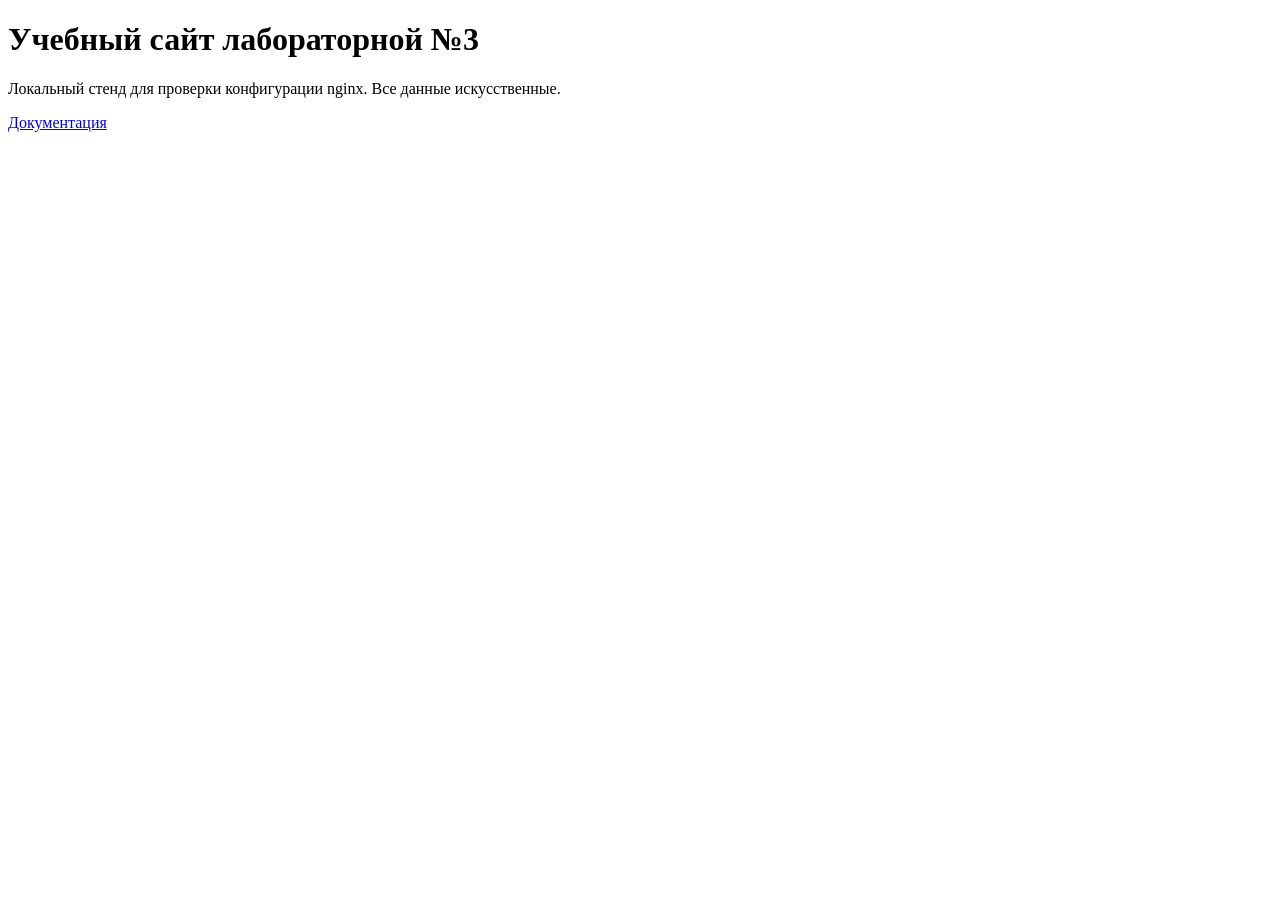
<file: lab3/security/site/index.html>
<!doctype html><html lang="ru"><meta charset="utf-8"><title>Лабораторная №3 — учебный сайт</title><h1>Учебный сайт лабораторной №3</h1><p>Локальный стенд для проверки конфигурации nginx. Все данные искусственные.</p><a href="/docs/">Документация</a></html>
</file>
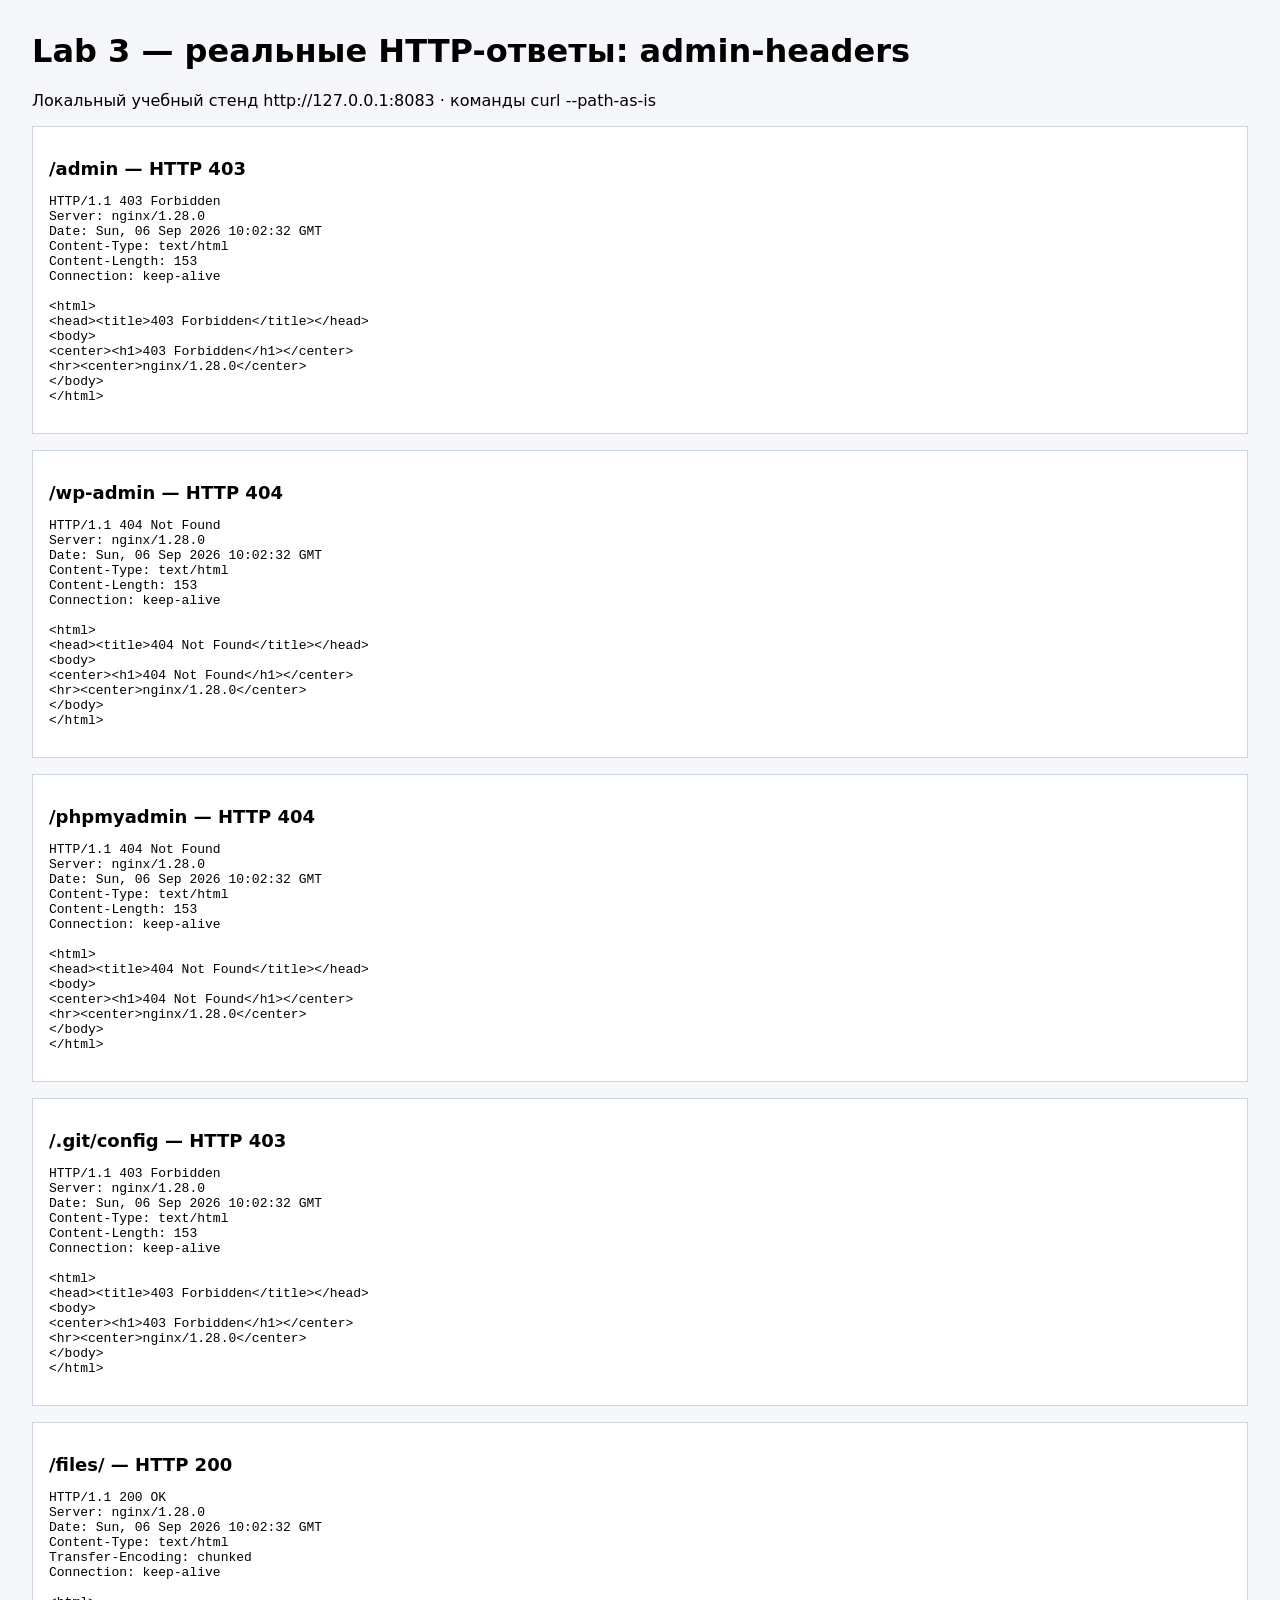
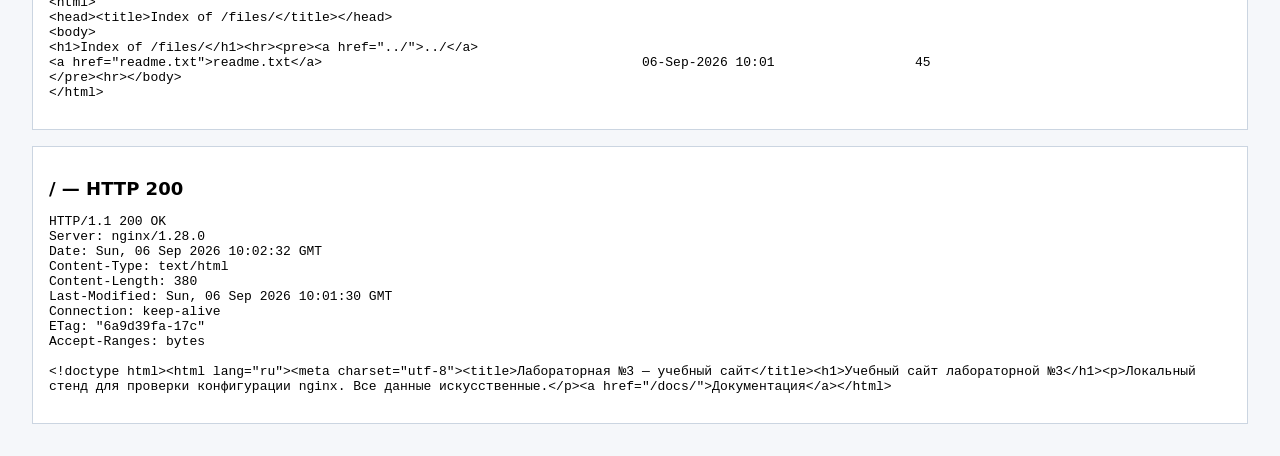
<file: lab3/logs/admin-headers.html>
<!doctype html><meta charset="utf-8"><title>Lab3: admin-headers</title><style>body{font:16px system-ui;margin:32px;background:#f5f7fa}section{background:white;border:1px solid #cbd5e1;padding:16px;margin:16px 0}pre{white-space:pre-wrap;font:13px monospace}h2{font-size:18px}</style><h1>Lab 3 — реальные HTTP-ответы: admin-headers</h1><p>Локальный учебный стенд http://127.0.0.1:8083 · команды curl --path-as-is</p><section><h2>/admin — HTTP 403</h2><pre>HTTP/1.1 403 Forbidden
Server: nginx/1.28.0
Date: Sun, 06 Sep 2026 10:02:32 GMT
Content-Type: text/html
Content-Length: 153
Connection: keep-alive

&lt;html&gt;
&lt;head&gt;&lt;title&gt;403 Forbidden&lt;/title&gt;&lt;/head&gt;
&lt;body&gt;
&lt;center&gt;&lt;h1&gt;403 Forbidden&lt;/h1&gt;&lt;/center&gt;
&lt;hr&gt;&lt;center&gt;nginx/1.28.0&lt;/center&gt;
&lt;/body&gt;
&lt;/html&gt;
</pre></section><section><h2>/wp-admin — HTTP 404</h2><pre>HTTP/1.1 404 Not Found
Server: nginx/1.28.0
Date: Sun, 06 Sep 2026 10:02:32 GMT
Content-Type: text/html
Content-Length: 153
Connection: keep-alive

&lt;html&gt;
&lt;head&gt;&lt;title&gt;404 Not Found&lt;/title&gt;&lt;/head&gt;
&lt;body&gt;
&lt;center&gt;&lt;h1&gt;404 Not Found&lt;/h1&gt;&lt;/center&gt;
&lt;hr&gt;&lt;center&gt;nginx/1.28.0&lt;/center&gt;
&lt;/body&gt;
&lt;/html&gt;
</pre></section><section><h2>/phpmyadmin — HTTP 404</h2><pre>HTTP/1.1 404 Not Found
Server: nginx/1.28.0
Date: Sun, 06 Sep 2026 10:02:32 GMT
Content-Type: text/html
Content-Length: 153
Connection: keep-alive

&lt;html&gt;
&lt;head&gt;&lt;title&gt;404 Not Found&lt;/title&gt;&lt;/head&gt;
&lt;body&gt;
&lt;center&gt;&lt;h1&gt;404 Not Found&lt;/h1&gt;&lt;/center&gt;
&lt;hr&gt;&lt;center&gt;nginx/1.28.0&lt;/center&gt;
&lt;/body&gt;
&lt;/html&gt;
</pre></section><section><h2>/.git/config — HTTP 403</h2><pre>HTTP/1.1 403 Forbidden
Server: nginx/1.28.0
Date: Sun, 06 Sep 2026 10:02:32 GMT
Content-Type: text/html
Content-Length: 153
Connection: keep-alive

&lt;html&gt;
&lt;head&gt;&lt;title&gt;403 Forbidden&lt;/title&gt;&lt;/head&gt;
&lt;body&gt;
&lt;center&gt;&lt;h1&gt;403 Forbidden&lt;/h1&gt;&lt;/center&gt;
&lt;hr&gt;&lt;center&gt;nginx/1.28.0&lt;/center&gt;
&lt;/body&gt;
&lt;/html&gt;
</pre></section><section><h2>/files/ — HTTP 200</h2><pre>HTTP/1.1 200 OK
Server: nginx/1.28.0
Date: Sun, 06 Sep 2026 10:02:32 GMT
Content-Type: text/html
Transfer-Encoding: chunked
Connection: keep-alive

&lt;html&gt;
&lt;head&gt;&lt;title&gt;Index of /files/&lt;/title&gt;&lt;/head&gt;
&lt;body&gt;
&lt;h1&gt;Index of /files/&lt;/h1&gt;&lt;hr&gt;&lt;pre&gt;&lt;a href=&quot;../&quot;&gt;../&lt;/a&gt;
&lt;a href=&quot;readme.txt&quot;&gt;readme.txt&lt;/a&gt;                                         06-Sep-2026 10:01                  45
&lt;/pre&gt;&lt;hr&gt;&lt;/body&gt;
&lt;/html&gt;
</pre></section><section><h2>/ — HTTP 200</h2><pre>HTTP/1.1 200 OK
Server: nginx/1.28.0
Date: Sun, 06 Sep 2026 10:02:32 GMT
Content-Type: text/html
Content-Length: 380
Last-Modified: Sun, 06 Sep 2026 10:01:30 GMT
Connection: keep-alive
ETag: &quot;6a9d39fa-17c&quot;
Accept-Ranges: bytes

&lt;!doctype html&gt;&lt;html lang=&quot;ru&quot;&gt;&lt;meta charset=&quot;utf-8&quot;&gt;&lt;title&gt;Лабораторная №3 — учебный сайт&lt;/title&gt;&lt;h1&gt;Учебный сайт лабораторной №3&lt;/h1&gt;&lt;p&gt;Локальный стенд для проверки конфигурации nginx. Все данные искусственные.&lt;/p&gt;&lt;a href=&quot;/docs/&quot;&gt;Документация&lt;/a&gt;&lt;/html&gt;
</pre></section>
</file>
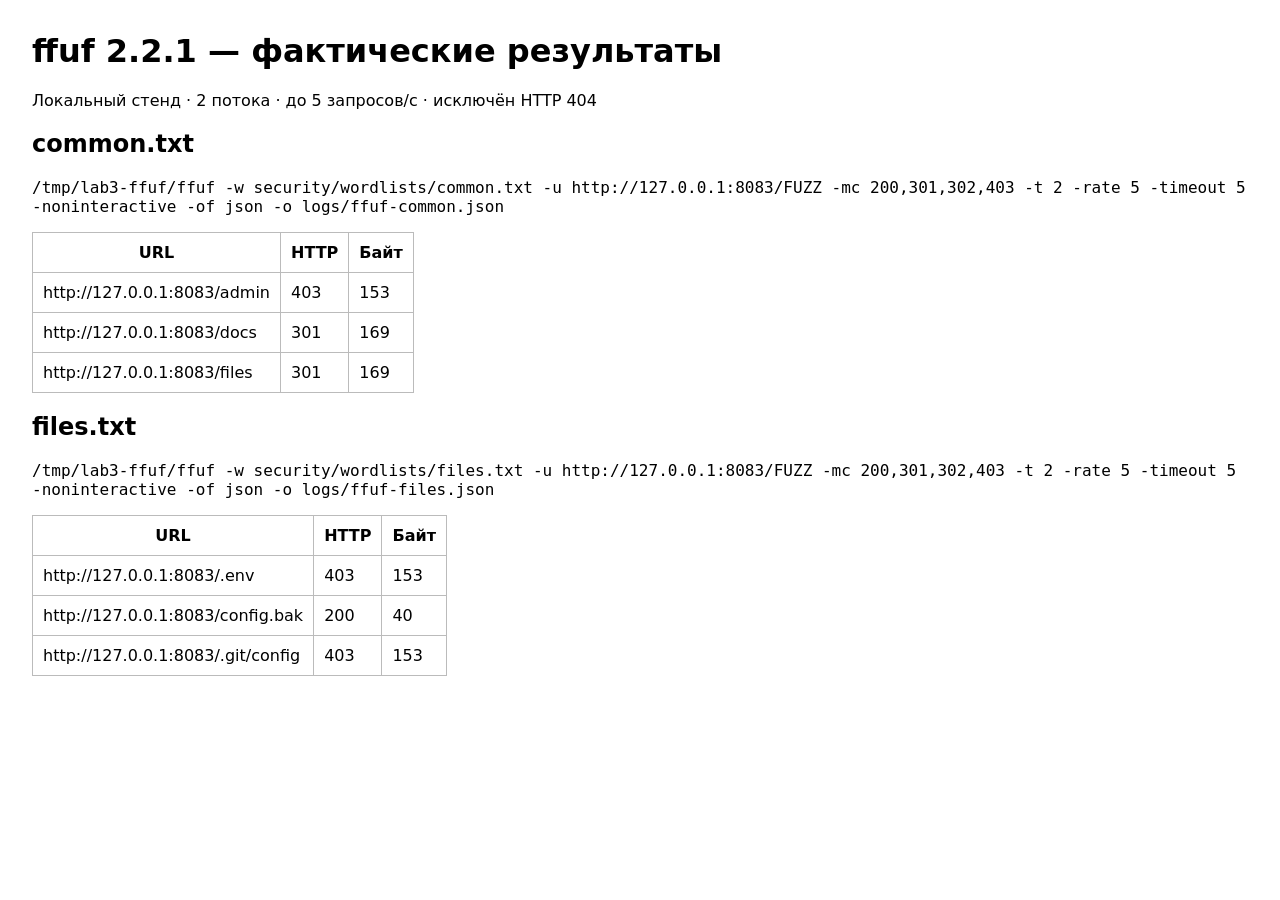
<file: lab3/logs/ffuf.html>
<!doctype html><meta charset="utf-8"><title>ffuf — Lab 3</title><style>body{font:16px system-ui;margin:32px}td,th{border:1px solid #bbb;padding:10px}table{border-collapse:collapse}pre{white-space:pre-wrap}</style><h1>ffuf 2.2.1 — фактические результаты</h1><p>Локальный стенд · 2 потока · до 5 запросов/с · исключён HTTP 404</p><h2>common.txt</h2><pre>/tmp/lab3-ffuf/ffuf -w security/wordlists/common.txt -u http://127.0.0.1:8083/FUZZ -mc 200,301,302,403 -t 2 -rate 5 -timeout 5 -noninteractive -of json -o logs/ffuf-common.json</pre><table><tr><th>URL</th><th>HTTP</th><th>Байт</th></tr><tr><td>http://127.0.0.1:8083/admin</td><td>403</td><td>153</td></tr><tr><td>http://127.0.0.1:8083/docs</td><td>301</td><td>169</td></tr><tr><td>http://127.0.0.1:8083/files</td><td>301</td><td>169</td></tr></table><h2>files.txt</h2><pre>/tmp/lab3-ffuf/ffuf -w security/wordlists/files.txt -u http://127.0.0.1:8083/FUZZ -mc 200,301,302,403 -t 2 -rate 5 -timeout 5 -noninteractive -of json -o logs/ffuf-files.json</pre><table><tr><th>URL</th><th>HTTP</th><th>Байт</th></tr><tr><td>http://127.0.0.1:8083/.env</td><td>403</td><td>153</td></tr><tr><td>http://127.0.0.1:8083/config.bak</td><td>200</td><td>40</td></tr><tr><td>http://127.0.0.1:8083/.git/config</td><td>403</td><td>153</td></tr></table>
</file>
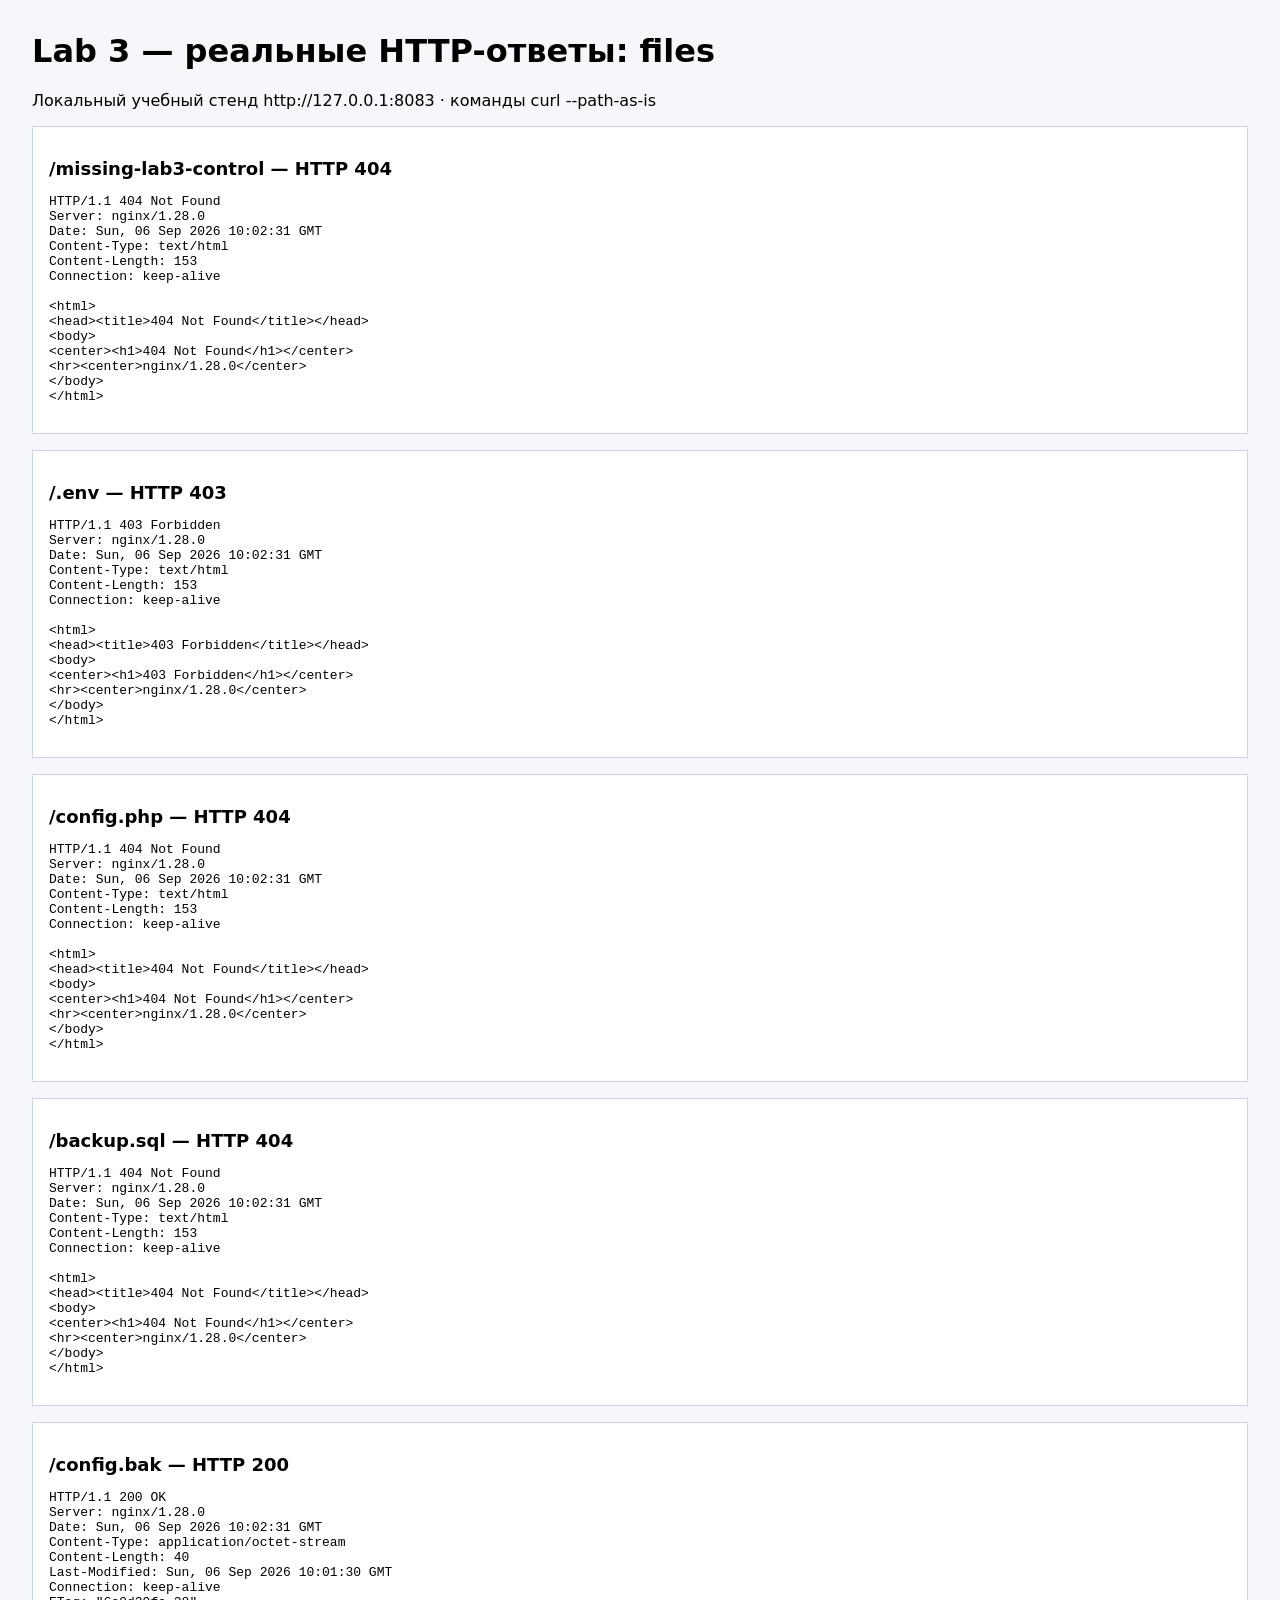
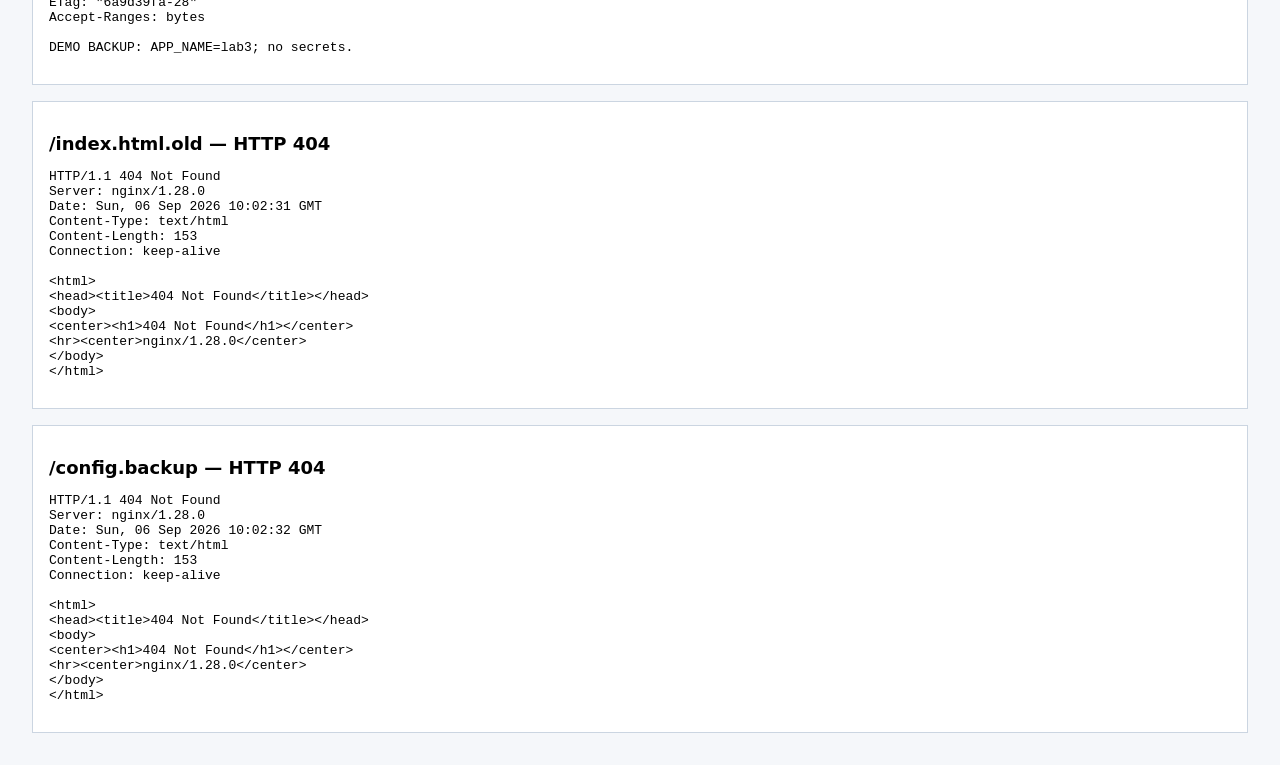
<file: lab3/logs/files.html>
<!doctype html><meta charset="utf-8"><title>Lab3: files</title><style>body{font:16px system-ui;margin:32px;background:#f5f7fa}section{background:white;border:1px solid #cbd5e1;padding:16px;margin:16px 0}pre{white-space:pre-wrap;font:13px monospace}h2{font-size:18px}</style><h1>Lab 3 — реальные HTTP-ответы: files</h1><p>Локальный учебный стенд http://127.0.0.1:8083 · команды curl --path-as-is</p><section><h2>/missing-lab3-control — HTTP 404</h2><pre>HTTP/1.1 404 Not Found
Server: nginx/1.28.0
Date: Sun, 06 Sep 2026 10:02:31 GMT
Content-Type: text/html
Content-Length: 153
Connection: keep-alive

&lt;html&gt;
&lt;head&gt;&lt;title&gt;404 Not Found&lt;/title&gt;&lt;/head&gt;
&lt;body&gt;
&lt;center&gt;&lt;h1&gt;404 Not Found&lt;/h1&gt;&lt;/center&gt;
&lt;hr&gt;&lt;center&gt;nginx/1.28.0&lt;/center&gt;
&lt;/body&gt;
&lt;/html&gt;
</pre></section><section><h2>/.env — HTTP 403</h2><pre>HTTP/1.1 403 Forbidden
Server: nginx/1.28.0
Date: Sun, 06 Sep 2026 10:02:31 GMT
Content-Type: text/html
Content-Length: 153
Connection: keep-alive

&lt;html&gt;
&lt;head&gt;&lt;title&gt;403 Forbidden&lt;/title&gt;&lt;/head&gt;
&lt;body&gt;
&lt;center&gt;&lt;h1&gt;403 Forbidden&lt;/h1&gt;&lt;/center&gt;
&lt;hr&gt;&lt;center&gt;nginx/1.28.0&lt;/center&gt;
&lt;/body&gt;
&lt;/html&gt;
</pre></section><section><h2>/config.php — HTTP 404</h2><pre>HTTP/1.1 404 Not Found
Server: nginx/1.28.0
Date: Sun, 06 Sep 2026 10:02:31 GMT
Content-Type: text/html
Content-Length: 153
Connection: keep-alive

&lt;html&gt;
&lt;head&gt;&lt;title&gt;404 Not Found&lt;/title&gt;&lt;/head&gt;
&lt;body&gt;
&lt;center&gt;&lt;h1&gt;404 Not Found&lt;/h1&gt;&lt;/center&gt;
&lt;hr&gt;&lt;center&gt;nginx/1.28.0&lt;/center&gt;
&lt;/body&gt;
&lt;/html&gt;
</pre></section><section><h2>/backup.sql — HTTP 404</h2><pre>HTTP/1.1 404 Not Found
Server: nginx/1.28.0
Date: Sun, 06 Sep 2026 10:02:31 GMT
Content-Type: text/html
Content-Length: 153
Connection: keep-alive

&lt;html&gt;
&lt;head&gt;&lt;title&gt;404 Not Found&lt;/title&gt;&lt;/head&gt;
&lt;body&gt;
&lt;center&gt;&lt;h1&gt;404 Not Found&lt;/h1&gt;&lt;/center&gt;
&lt;hr&gt;&lt;center&gt;nginx/1.28.0&lt;/center&gt;
&lt;/body&gt;
&lt;/html&gt;
</pre></section><section><h2>/config.bak — HTTP 200</h2><pre>HTTP/1.1 200 OK
Server: nginx/1.28.0
Date: Sun, 06 Sep 2026 10:02:31 GMT
Content-Type: application/octet-stream
Content-Length: 40
Last-Modified: Sun, 06 Sep 2026 10:01:30 GMT
Connection: keep-alive
ETag: &quot;6a9d39fa-28&quot;
Accept-Ranges: bytes

DEMO BACKUP: APP_NAME=lab3; no secrets.
</pre></section><section><h2>/index.html.old — HTTP 404</h2><pre>HTTP/1.1 404 Not Found
Server: nginx/1.28.0
Date: Sun, 06 Sep 2026 10:02:31 GMT
Content-Type: text/html
Content-Length: 153
Connection: keep-alive

&lt;html&gt;
&lt;head&gt;&lt;title&gt;404 Not Found&lt;/title&gt;&lt;/head&gt;
&lt;body&gt;
&lt;center&gt;&lt;h1&gt;404 Not Found&lt;/h1&gt;&lt;/center&gt;
&lt;hr&gt;&lt;center&gt;nginx/1.28.0&lt;/center&gt;
&lt;/body&gt;
&lt;/html&gt;
</pre></section><section><h2>/config.backup — HTTP 404</h2><pre>HTTP/1.1 404 Not Found
Server: nginx/1.28.0
Date: Sun, 06 Sep 2026 10:02:32 GMT
Content-Type: text/html
Content-Length: 153
Connection: keep-alive

&lt;html&gt;
&lt;head&gt;&lt;title&gt;404 Not Found&lt;/title&gt;&lt;/head&gt;
&lt;body&gt;
&lt;center&gt;&lt;h1&gt;404 Not Found&lt;/h1&gt;&lt;/center&gt;
&lt;hr&gt;&lt;center&gt;nginx/1.28.0&lt;/center&gt;
&lt;/body&gt;
&lt;/html&gt;
</pre></section>
</file>
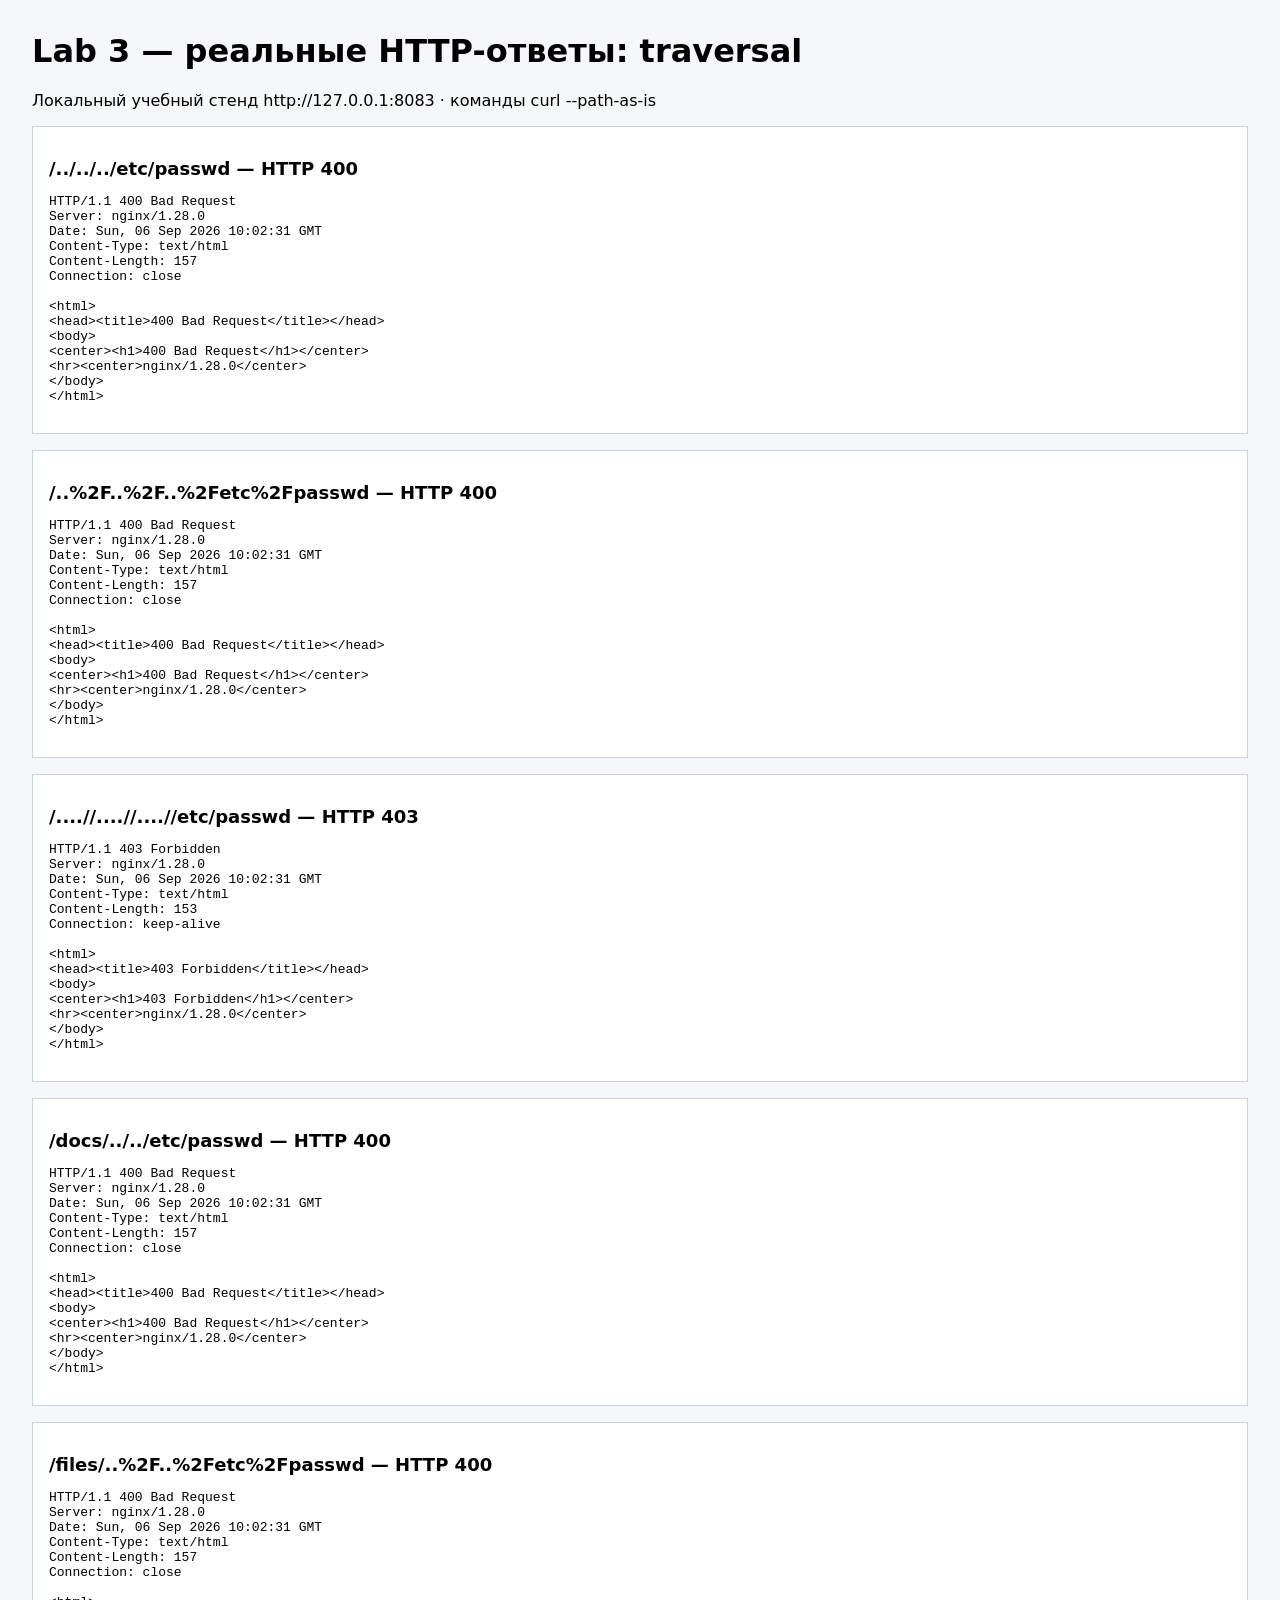
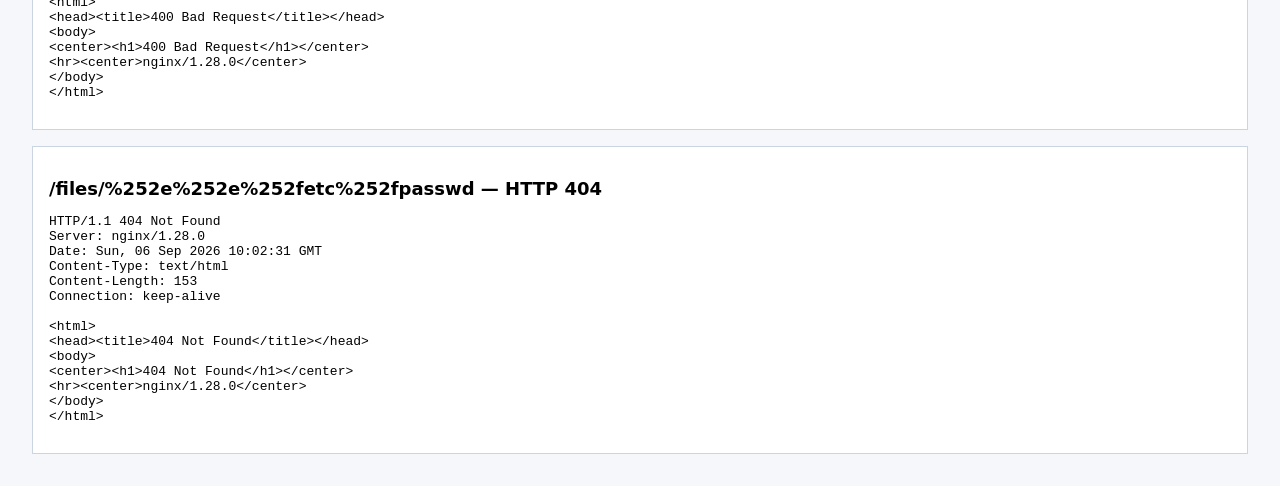
<file: lab3/logs/traversal.html>
<!doctype html><meta charset="utf-8"><title>Lab3: traversal</title><style>body{font:16px system-ui;margin:32px;background:#f5f7fa}section{background:white;border:1px solid #cbd5e1;padding:16px;margin:16px 0}pre{white-space:pre-wrap;font:13px monospace}h2{font-size:18px}</style><h1>Lab 3 — реальные HTTP-ответы: traversal</h1><p>Локальный учебный стенд http://127.0.0.1:8083 · команды curl --path-as-is</p><section><h2>/../../../etc/passwd — HTTP 400</h2><pre>HTTP/1.1 400 Bad Request
Server: nginx/1.28.0
Date: Sun, 06 Sep 2026 10:02:31 GMT
Content-Type: text/html
Content-Length: 157
Connection: close

&lt;html&gt;
&lt;head&gt;&lt;title&gt;400 Bad Request&lt;/title&gt;&lt;/head&gt;
&lt;body&gt;
&lt;center&gt;&lt;h1&gt;400 Bad Request&lt;/h1&gt;&lt;/center&gt;
&lt;hr&gt;&lt;center&gt;nginx/1.28.0&lt;/center&gt;
&lt;/body&gt;
&lt;/html&gt;
</pre></section><section><h2>/..%2F..%2F..%2Fetc%2Fpasswd — HTTP 400</h2><pre>HTTP/1.1 400 Bad Request
Server: nginx/1.28.0
Date: Sun, 06 Sep 2026 10:02:31 GMT
Content-Type: text/html
Content-Length: 157
Connection: close

&lt;html&gt;
&lt;head&gt;&lt;title&gt;400 Bad Request&lt;/title&gt;&lt;/head&gt;
&lt;body&gt;
&lt;center&gt;&lt;h1&gt;400 Bad Request&lt;/h1&gt;&lt;/center&gt;
&lt;hr&gt;&lt;center&gt;nginx/1.28.0&lt;/center&gt;
&lt;/body&gt;
&lt;/html&gt;
</pre></section><section><h2>/....//....//....//etc/passwd — HTTP 403</h2><pre>HTTP/1.1 403 Forbidden
Server: nginx/1.28.0
Date: Sun, 06 Sep 2026 10:02:31 GMT
Content-Type: text/html
Content-Length: 153
Connection: keep-alive

&lt;html&gt;
&lt;head&gt;&lt;title&gt;403 Forbidden&lt;/title&gt;&lt;/head&gt;
&lt;body&gt;
&lt;center&gt;&lt;h1&gt;403 Forbidden&lt;/h1&gt;&lt;/center&gt;
&lt;hr&gt;&lt;center&gt;nginx/1.28.0&lt;/center&gt;
&lt;/body&gt;
&lt;/html&gt;
</pre></section><section><h2>/docs/../../etc/passwd — HTTP 400</h2><pre>HTTP/1.1 400 Bad Request
Server: nginx/1.28.0
Date: Sun, 06 Sep 2026 10:02:31 GMT
Content-Type: text/html
Content-Length: 157
Connection: close

&lt;html&gt;
&lt;head&gt;&lt;title&gt;400 Bad Request&lt;/title&gt;&lt;/head&gt;
&lt;body&gt;
&lt;center&gt;&lt;h1&gt;400 Bad Request&lt;/h1&gt;&lt;/center&gt;
&lt;hr&gt;&lt;center&gt;nginx/1.28.0&lt;/center&gt;
&lt;/body&gt;
&lt;/html&gt;
</pre></section><section><h2>/files/..%2F..%2Fetc%2Fpasswd — HTTP 400</h2><pre>HTTP/1.1 400 Bad Request
Server: nginx/1.28.0
Date: Sun, 06 Sep 2026 10:02:31 GMT
Content-Type: text/html
Content-Length: 157
Connection: close

&lt;html&gt;
&lt;head&gt;&lt;title&gt;400 Bad Request&lt;/title&gt;&lt;/head&gt;
&lt;body&gt;
&lt;center&gt;&lt;h1&gt;400 Bad Request&lt;/h1&gt;&lt;/center&gt;
&lt;hr&gt;&lt;center&gt;nginx/1.28.0&lt;/center&gt;
&lt;/body&gt;
&lt;/html&gt;
</pre></section><section><h2>/files/%252e%252e%252fetc%252fpasswd — HTTP 404</h2><pre>HTTP/1.1 404 Not Found
Server: nginx/1.28.0
Date: Sun, 06 Sep 2026 10:02:31 GMT
Content-Type: text/html
Content-Length: 153
Connection: keep-alive

&lt;html&gt;
&lt;head&gt;&lt;title&gt;404 Not Found&lt;/title&gt;&lt;/head&gt;
&lt;body&gt;
&lt;center&gt;&lt;h1&gt;404 Not Found&lt;/h1&gt;&lt;/center&gt;
&lt;hr&gt;&lt;center&gt;nginx/1.28.0&lt;/center&gt;
&lt;/body&gt;
&lt;/html&gt;
</pre></section>
</file>
<file: stylesheets/extra.css>
/* Локальные шрифты: сайт не зависит от Google Fonts. */
:root { --md-text-font: "Arial"; --md-code-font: "Menlo", "Consolas"; }
[data-md-color-scheme="default"] { --md-primary-fg-color: #8f285b; --md-primary-bg-color: #fff; --md-accent-fg-color: #a42d68; --md-typeset-a-color: #9b245c; --md-default-bg-color: #fff8fc; }
[data-md-color-scheme="slate"] { --md-primary-fg-color: #54213c; --md-primary-bg-color: #fff; --md-accent-fg-color: #ffd1e8; --md-typeset-a-color: #ffd1e8; --md-default-bg-color: #291b25; --md-default-fg-color: #faeaf3; --md-default-fg-color--light: #d8b9ca; }
.md-grid { max-width: 1240px; }
.md-typeset { font-size: .85rem; line-height: 1.75; }
.md-typeset h1 { color: var(--md-default-fg-color); font-weight: 750; letter-spacing: -.045em; }
.md-typeset h2 { font-weight: 700; letter-spacing: -.025em; }
.md-header { box-shadow: none; }
.md-tabs { border-top: 1px solid #ffffff20; }
.hero { position: relative; padding: 2.8rem 2.6rem; margin: 0 0 2.4rem; background: #8f285b; border-radius: 1.2rem; color: #fff3fa; }
.hero .eyebrow { font-size: .65rem; font-weight: 700; letter-spacing: .15em; color: #ffd1e8; padding-right: 5rem; }
.md-typeset .hero h1 { color: #fff; font-size: 2.45rem; margin: 1.5rem 0 .5rem; max-width: 80%; line-height: 1.12; }
.hero-lead { font-size: 1.55rem; letter-spacing: -.025em; line-height: 1.35; }
.hero > p { max-width: 34rem; }
.hero-logo { position: absolute; right: 2.5rem; top: 2.5rem; width: 4.4rem; height: 4.4rem; }
.md-typeset .hero .md-button { color: #fff3fa; border-color: #e4a0c4; margin: .6rem .5rem 0 0; border-radius: .4rem; padding: .6em 1.15em; }
.md-typeset .hero .md-button--primary { color: #64213f; background: #ffd1e8; border-color: #ffd1e8; }
.md-typeset .hero .md-button:hover { background: #ffe5f2; color: #64213f; border-color: #ffe5f2; }
.md-typeset .grid.cards > ul > li { border-radius: .65rem; padding: 1.15rem; box-shadow: none; border: 1px solid #c4659344; }
.md-typeset .grid.cards > ul > li:hover { border-color: #cb6a9a; box-shadow: none; }
.md-typeset blockquote { border-left: 3px solid #d66caa; padding: .5rem 1rem; }
.md-footer { background: #54213c; }
@media (max-width: 700px) { .hero { padding: 1.6rem 1.2rem; } .hero-logo { width: 2.7rem; height: 2.7rem; top: 1.5rem; right: 1.2rem; } .hero .eyebrow { max-width: 80%; padding-right: 0; font-size: .6rem; } .md-typeset .hero h1 { font-size: 2rem; max-width: 100%; margin-top: 2.1rem; } .hero-lead { font-size: 1.2rem; } .md-typeset .hero .md-button { display: block; text-align: center; margin-right: 0; } }
@media print { .md-header, .md-tabs, .md-sidebar, .md-footer, .md-top { display: none; } .md-content { margin: 0; } }

/* Личные фотографии выдр: сохраняем исходные пропорции. */
.otter-note { display: grid; grid-template-columns: 180px 1fr; gap: 1.7rem; align-items: center; padding: 1.4rem; margin: 2rem 0; border: 1px solid #c4659360; border-radius: 1rem; }
.otter-note > p { margin: 0; }
.otter-note img { display: block; width: 180px; height: auto; border-radius: .8rem; }
.otter-note h2 { margin-top: 0; }
.otter-gallery { display: grid; grid-template-columns: repeat(3,minmax(0,1fr)); gap: 1rem; align-items: start; }
.md-typeset .otter-gallery figure { margin: 0; width: 100%; }
.otter-gallery img { width: 100%; height: auto; border-radius: .8rem; display: block; }
.md-typeset .otter-gallery figcaption { margin: .6rem 0; font-size: .75rem; }
@media (max-width: 600px) { .otter-note { grid-template-columns: 1fr; } .otter-note img { width: 150px; margin: 0 auto; } .otter-gallery { grid-template-columns: 1fr; max-width: 320px; margin: 0 auto; } }

.resume-intro { display: grid; grid-template-columns: minmax(160px, 240px) minmax(0, 1fr); gap: 1.6rem; align-items: start; margin-bottom: 2rem; }
.resume-intro > p { margin: 0; }
.resume-photo { display: block; width: 100%; height: auto; border-radius: .9rem; }
.md-typeset .resume-intro h2 { margin-top: 0; }
@media (max-width: 600px) { .resume-intro { grid-template-columns: 1fr; } .resume-photo { max-width: 240px; margin: 0 auto; } }

/* Портрет на главной: отдельная колонка и мягкая розовая рамка. */
.hero { display: grid; grid-template-columns: minmax(0, 1fr) 200px; gap: 1.8rem; align-items: center; }
.hero .hero-copy { min-width: 0; }
.hero > p { margin: 0; }
.hero .eyebrow { padding-right: 0; }
.md-typeset .hero h1 { max-width: 100%; }
.hero-portrait { display: block; width: 100%; height: auto; box-sizing: border-box; border: 7px solid #ffd1e8; border-radius: 5rem 5rem 1.3rem 1.3rem; outline: 1px solid #ffffff70; outline-offset: 5px; box-shadow: 0 12px 30px #42132d45; }
@media (max-width: 900px) { .hero { grid-template-columns: minmax(0, 1fr) 150px; gap: 1.2rem; } }
@media (max-width: 600px) { .hero { grid-template-columns: 1fr; } .hero > p { grid-row: 1; width: 160px; margin: .4rem auto .6rem; } .hero .eyebrow { max-width: 100%; } .md-typeset .hero h1 { margin-top: 1rem; } }

.md-typeset .project-showcase .project-image { display: block; width: 100%; height: 180px; object-fit: contain; background: #fff; border-radius: .6rem; margin-bottom: 1rem; }
</file>
<file: assets/stylesheets/main.ec1eaa64.min.css>
@charset "UTF-8";html{-webkit-text-size-adjust:none;-moz-text-size-adjust:none;text-size-adjust:none;box-sizing:border-box}*,:after,:before{box-sizing:inherit}@media (prefers-reduced-motion){*,:after,:before{transition:none!important}}body{margin:0}a,button,input,label{-webkit-tap-highlight-color:transparent}a{color:inherit;text-decoration:none}hr{border:0;box-sizing:initial;display:block;height:.05rem;overflow:visible;padding:0}small{font-size:80%}sub,sup{line-height:1em}img{border-style:none}table{border-collapse:initial;border-spacing:0}td,th{font-weight:400;vertical-align:top}button{background:#0000;border:0;font-family:inherit;font-size:inherit;margin:0;padding:0}input{border:0;outline:none}:root{--md-primary-fg-color:#4051b5;--md-primary-fg-color--light:#5d6cc0;--md-primary-fg-color--dark:#303fa1;--md-primary-bg-color:#fff;--md-primary-bg-color--light:#ffffffb3;--md-accent-fg-color:#526cfe;--md-accent-fg-color--transparent:#526cfe1a;--md-accent-bg-color:#fff;--md-accent-bg-color--light:#ffffffb3}[data-md-color-scheme=default]{color-scheme:light}[data-md-color-scheme=default] img[src$="#gh-dark-mode-only"],[data-md-color-scheme=default] img[src$="#only-dark"]{display:none}:root,[data-md-color-scheme=default]{--md-hue:225deg;--md-default-fg-color:#000000de;--md-default-fg-color--light:#0000008a;--md-default-fg-color--lighter:#00000052;--md-default-fg-color--lightest:#00000012;--md-default-bg-color:#fff;--md-default-bg-color--light:#ffffffb3;--md-default-bg-color--lighter:#ffffff4d;--md-default-bg-color--lightest:#ffffff1f;--md-code-fg-color:#36464e;--md-code-bg-color:#f5f5f5;--md-code-bg-color--light:#f5f5f5b3;--md-code-bg-color--lighter:#f5f5f54d;--md-code-hl-color:#4287ff;--md-code-hl-color--light:#4287ff1a;--md-code-hl-number-color:#d52a2a;--md-code-hl-special-color:#db1457;--md-code-hl-function-color:#a846b9;--md-code-hl-constant-color:#6e59d9;--md-code-hl-keyword-color:#3f6ec6;--md-code-hl-string-color:#1c7d4d;--md-code-hl-name-color:var(--md-code-fg-color);--md-code-hl-operator-color:var(--md-default-fg-color--light);--md-code-hl-punctuation-color:var(--md-default-fg-color--light);--md-code-hl-comment-color:var(--md-default-fg-color--light);--md-code-hl-generic-color:var(--md-default-fg-color--light);--md-code-hl-variable-color:var(--md-default-fg-color--light);--md-typeset-color:var(--md-default-fg-color);--md-typeset-a-color:var(--md-primary-fg-color);--md-typeset-del-color:#f5503d26;--md-typeset-ins-color:#0bd57026;--md-typeset-kbd-color:#fafafa;--md-typeset-kbd-accent-color:#fff;--md-typeset-kbd-border-color:#b8b8b8;--md-typeset-mark-color:#ffff0080;--md-typeset-table-color:#0000001f;--md-typeset-table-color--light:rgba(0,0,0,.035);--md-admonition-fg-color:var(--md-default-fg-color);--md-admonition-bg-color:var(--md-default-bg-color);--md-warning-fg-color:#000000de;--md-warning-bg-color:#ff9;--md-footer-fg-color:#fff;--md-footer-fg-color--light:#ffffffb3;--md-footer-fg-color--lighter:#ffffff73;--md-footer-bg-color:#000000de;--md-footer-bg-color--dark:#00000052;--md-shadow-z1:0 0.2rem 0.5rem #0000000d,0 0 0.05rem #0000001a;--md-shadow-z2:0 0.2rem 0.5rem #0000001a,0 0 0.05rem #00000040;--md-shadow-z3:0 0.2rem 0.5rem #0003,0 0 0.05rem #00000059}.md-icon svg{fill:currentcolor;display:block;height:1.2rem;width:1.2rem}body{-webkit-font-smoothing:antialiased;-moz-osx-font-smoothing:grayscale;--md-text-font-family:var(--md-text-font,_),-apple-system,BlinkMacSystemFont,Helvetica,Arial,sans-serif;--md-code-font-family:var(--md-code-font,_),SFMono-Regular,Consolas,Menlo,monospace}aside,body,input{font-feature-settings:"kern","liga";color:var(--md-typeset-color);font-family:var(--md-text-font-family)}code,kbd,pre{font-feature-settings:"kern";font-family:var(--md-code-font-family)}:root{--md-typeset-table-sort-icon:url('data:image/svg+xml;charset=utf-8,<svg xmlns="http://www.w3.org/2000/svg" viewBox="0 0 24 24"><path d="m18 21-4-4h3V7h-3l4-4 4 4h-3v10h3M2 19v-2h10v2M2 13v-2h7v2M2 7V5h4v2z"/></svg>');--md-typeset-table-sort-icon--asc:url('data:image/svg+xml;charset=utf-8,<svg xmlns="http://www.w3.org/2000/svg" viewBox="0 0 24 24"><path d="M19 17h3l-4 4-4-4h3V3h2M2 17h10v2H2M6 5v2H2V5m0 6h7v2H2z"/></svg>');--md-typeset-table-sort-icon--desc:url('data:image/svg+xml;charset=utf-8,<svg xmlns="http://www.w3.org/2000/svg" viewBox="0 0 24 24"><path d="M19 7h3l-4-4-4 4h3v14h2M2 17h10v2H2M6 5v2H2V5m0 6h7v2H2z"/></svg>')}.md-typeset{-webkit-print-color-adjust:exact;color-adjust:exact;font-size:.8rem;line-height:1.6;overflow-wrap:break-word}@media print{.md-typeset{font-size:.68rem}}.md-typeset blockquote,.md-typeset dl,.md-typeset figure,.md-typeset ol,.md-typeset pre,.md-typeset ul{margin-bottom:1em;margin-top:1em}.md-typeset h1{color:var(--md-default-fg-color--light);font-size:2em;line-height:1.3;margin:0 0 1.25em}.md-typeset h1,.md-typeset h2{font-weight:300;letter-spacing:-.01em}.md-typeset h2{font-size:1.5625em;line-height:1.4;margin:1.6em 0 .64em}.md-typeset h3{font-size:1.25em;font-weight:400;letter-spacing:-.01em;line-height:1.5;margin:1.6em 0 .8em}.md-typeset h2+h3{margin-top:.8em}.md-typeset h4{font-weight:700;letter-spacing:-.01em;margin:1em 0}.md-typeset h5,.md-typeset h6{color:var(--md-default-fg-color--light);font-size:.8em;font-weight:700;letter-spacing:-.01em;margin:1.25em 0}.md-typeset h5{text-transform:uppercase}.md-typeset h5 code{text-transform:none}.md-typeset hr{border-bottom:.05rem solid var(--md-default-fg-color--lightest);display:flow-root;margin:1.5em 0}.md-typeset a{color:var(--md-typeset-a-color);word-break:break-word}.md-typeset a,.md-typeset a:before{transition:color 125ms}.md-typeset a:focus,.md-typeset a:hover{color:var(--md-accent-fg-color)}.md-typeset a:focus code,.md-typeset a:hover code{background-color:var(--md-accent-fg-color--transparent);color:var(--md-accent-fg-color)}.md-typeset a code{color:var(--md-typeset-a-color)}.md-typeset a.focus-visible{outline-color:var(--md-accent-fg-color);outline-offset:.2rem}.md-typeset code,.md-typeset kbd,.md-typeset pre{color:var(--md-code-fg-color);direction:ltr;font-variant-ligatures:none;transition:background-color 125ms}@media print{.md-typeset code,.md-typeset kbd,.md-typeset pre{white-space:pre-wrap}}.md-typeset code{background-color:var(--md-code-bg-color);border-radius:.1rem;-webkit-box-decoration-break:clone;box-decoration-break:clone;font-size:.85em;padding:0 .2941176471em;transition:color 125ms,background-color 125ms;word-break:break-word}.md-typeset code:not(.focus-visible){-webkit-tap-highlight-color:transparent;outline:none}.md-typeset pre{display:flow-root;line-height:1.4;position:relative}.md-typeset pre>code{-webkit-box-decoration-break:slice;box-decoration-break:slice;box-shadow:none;display:block;margin:0;outline-color:var(--md-accent-fg-color);overflow:auto;padding:.7720588235em 1.1764705882em;scrollbar-color:var(--md-default-fg-color--lighter) #0000;scrollbar-width:thin;touch-action:auto;word-break:normal}.md-typeset pre>code:hover{scrollbar-color:var(--md-accent-fg-color) #0000}.md-typeset pre>code::-webkit-scrollbar{height:.2rem;width:.2rem}.md-typeset pre>code::-webkit-scrollbar-thumb{background-color:var(--md-default-fg-color--lighter)}.md-typeset pre>code::-webkit-scrollbar-thumb:hover{background-color:var(--md-accent-fg-color)}.md-typeset kbd{background-color:var(--md-typeset-kbd-color);border-radius:.1rem;box-shadow:0 .1rem 0 .05rem var(--md-typeset-kbd-border-color),0 .1rem 0 var(--md-typeset-kbd-border-color),0 -.1rem .2rem var(--md-typeset-kbd-accent-color) inset;color:var(--md-default-fg-color);display:inline-block;font-size:.75em;padding:0 .6666666667em;vertical-align:text-top;word-break:break-word}.md-typeset mark{background-color:var(--md-typeset-mark-color);-webkit-box-decoration-break:clone;box-decoration-break:clone;color:inherit;word-break:break-word}.md-typeset abbr{cursor:help;text-decoration:none}.md-typeset [data-preview],.md-typeset abbr{border-bottom:.05rem dotted var(--md-default-fg-color--light)}.md-typeset small{opacity:.75}[dir=ltr] .md-typeset sub,[dir=ltr] .md-typeset sup{margin-left:.078125em}[dir=rtl] .md-typeset sub,[dir=rtl] .md-typeset sup{margin-right:.078125em}[dir=ltr] .md-typeset blockquote{padding-left:.6rem}[dir=rtl] .md-typeset blockquote{padding-right:.6rem}[dir=ltr] .md-typeset blockquote{border-left:.2rem solid var(--md-default-fg-color--lighter)}[dir=rtl] .md-typeset blockquote{border-right:.2rem solid var(--md-default-fg-color--lighter)}.md-typeset blockquote{color:var(--md-default-fg-color--light);margin-left:0;margin-right:0}.md-typeset ul{list-style-type:disc}.md-typeset ul[type]{list-style-type:revert-layer}[dir=ltr] .md-typeset ol,[dir=ltr] .md-typeset ul{margin-left:.625em}[dir=rtl] .md-typeset ol,[dir=rtl] .md-typeset ul{margin-right:.625em}.md-typeset ol,.md-typeset ul{padding:0}.md-typeset ol:not([hidden]),.md-typeset ul:not([hidden]){display:flow-root}.md-typeset ol ol,.md-typeset ul ol{list-style-type:lower-alpha}.md-typeset ol ol ol,.md-typeset ul ol ol{list-style-type:lower-roman}.md-typeset ol ol ol ol,.md-typeset ul ol ol ol{list-style-type:upper-alpha}.md-typeset ol ol ol ol ol,.md-typeset ul ol ol ol ol{list-style-type:upper-roman}.md-typeset ol[type],.md-typeset ul[type]{list-style-type:revert-layer}[dir=ltr] .md-typeset ol li,[dir=ltr] .md-typeset ul li{margin-left:1.25em}[dir=rtl] .md-typeset ol li,[dir=rtl] .md-typeset ul li{margin-right:1.25em}.md-typeset ol li,.md-typeset ul li{margin-bottom:.5em}.md-typeset ol li blockquote,.md-typeset ol li p,.md-typeset ul li blockquote,.md-typeset ul li p{margin:.5em 0}.md-typeset ol li:last-child,.md-typeset ul li:last-child{margin-bottom:0}[dir=ltr] .md-typeset ol li ol,[dir=ltr] .md-typeset ol li ul,[dir=ltr] .md-typeset ul li ol,[dir=ltr] .md-typeset ul li ul{margin-left:.625em}[dir=rtl] .md-typeset ol li ol,[dir=rtl] .md-typeset ol li ul,[dir=rtl] .md-typeset ul li ol,[dir=rtl] .md-typeset ul li ul{margin-right:.625em}.md-typeset ol li ol,.md-typeset ol li ul,.md-typeset ul li ol,.md-typeset ul li ul{margin-bottom:.5em;margin-top:.5em}[dir=ltr] .md-typeset dd{margin-left:1.875em}[dir=rtl] .md-typeset dd{margin-right:1.875em}.md-typeset dd{margin-bottom:1.5em;margin-top:1em}.md-typeset img,.md-typeset svg,.md-typeset video{height:auto;max-width:100%}.md-typeset img[align=left]{margin:1em 1em 1em 0}.md-typeset img[align=right]{margin:1em 0 1em 1em}.md-typeset img[align]:only-child{margin-top:0}.md-typeset figure{display:flow-root;margin:1em auto;max-width:100%;text-align:center;width:fit-content}.md-typeset figure img{display:block;margin:0 auto}.md-typeset figcaption{font-style:italic;margin:1em auto;max-width:24rem}.md-typeset iframe{max-width:100%}.md-typeset table:not([class]){background-color:var(--md-default-bg-color);border:.05rem solid var(--md-typeset-table-color);border-radius:.1rem;display:inline-block;font-size:.64rem;max-width:100%;overflow:auto;touch-action:auto}@media print{.md-typeset table:not([class]){display:table}}.md-typeset table:not([class])+*{margin-top:1.5em}.md-typeset table:not([class]) td>:first-child,.md-typeset table:not([class]) th>:first-child{margin-top:0}.md-typeset table:not([class]) td>:last-child,.md-typeset table:not([class]) th>:last-child{margin-bottom:0}.md-typeset table:not([class]) td:not([align]),.md-typeset table:not([class]) th:not([align]){text-align:left}[dir=rtl] .md-typeset table:not([class]) td:not([align]),[dir=rtl] .md-typeset table:not([class]) th:not([align]){text-align:right}.md-typeset table:not([class]) th{font-weight:700;min-width:5rem;padding:.9375em 1.25em;vertical-align:top}.md-typeset table:not([class]) td{border-top:.05rem solid var(--md-typeset-table-color);padding:.9375em 1.25em;vertical-align:top}.md-typeset table:not([class]) tbody tr{transition:background-color 125ms}.md-typeset table:not([class]) tbody tr:hover{background-color:var(--md-typeset-table-color--light);box-shadow:0 .05rem 0 var(--md-default-bg-color) inset}.md-typeset table:not([class]) a{word-break:normal}.md-typeset table th[role=columnheader]{cursor:pointer}[dir=ltr] .md-typeset table th[role=columnheader]:after{margin-left:.5em}[dir=rtl] .md-typeset table th[role=columnheader]:after{margin-right:.5em}.md-typeset table th[role=columnheader]:after{content:"";display:inline-block;height:1.2em;-webkit-mask-image:var(--md-typeset-table-sort-icon);mask-image:var(--md-typeset-table-sort-icon);-webkit-mask-repeat:no-repeat;mask-repeat:no-repeat;-webkit-mask-size:contain;mask-size:contain;transition:background-color 125ms;vertical-align:text-bottom;width:1.2em}.md-typeset table th[role=columnheader]:hover:after{background-color:var(--md-default-fg-color--lighter)}.md-typeset table th[role=columnheader][aria-sort=ascending]:after{background-color:var(--md-default-fg-color--light);-webkit-mask-image:var(--md-typeset-table-sort-icon--asc);mask-image:var(--md-typeset-table-sort-icon--asc)}.md-typeset table th[role=columnheader][aria-sort=descending]:after{background-color:var(--md-default-fg-color--light);-webkit-mask-image:var(--md-typeset-table-sort-icon--desc);mask-image:var(--md-typeset-table-sort-icon--desc)}.md-typeset__scrollwrap{margin:1em -.8rem;overflow-x:auto;touch-action:auto}.md-typeset__table{display:inline-block;margin-bottom:.5em;padding:0 .8rem}@media print{.md-typeset__table{display:block}}html .md-typeset__table table{display:table;margin:0;overflow:hidden;width:100%}@media screen and (max-width:44.984375em){.md-content__inner>pre{margin:1em -.8rem}.md-content__inner>pre code{border-radius:0}}.md-typeset .md-author{border-radius:100%;display:block;flex-shrink:0;height:1.6rem;overflow:hidden;position:relative;transition:color 125ms,transform 125ms;width:1.6rem}.md-typeset .md-author img{display:block}.md-typeset .md-author--more{background:var(--md-default-fg-color--lightest);color:var(--md-default-fg-color--lighter);font-size:.6rem;font-weight:700;line-height:1.6rem;text-align:center}.md-typeset .md-author--long{height:2.4rem;width:2.4rem}.md-typeset a.md-author{transform:scale(1)}.md-typeset a.md-author img{border-radius:100%;filter:grayscale(100%) opacity(75%);transition:filter 125ms}.md-typeset a.md-author:focus,.md-typeset a.md-author:hover{transform:scale(1.1);z-index:1}.md-typeset a.md-author:focus img,.md-typeset a.md-author:hover img{filter:grayscale(0)}.md-banner{background-color:var(--md-footer-bg-color);color:var(--md-footer-fg-color);overflow:auto}@media print{.md-banner{display:none}}.md-banner--warning{background-color:var(--md-warning-bg-color);color:var(--md-warning-fg-color)}.md-banner__inner{font-size:.7rem;margin:.6rem auto;padding:0 .8rem}[dir=ltr] .md-banner__button{float:right}[dir=rtl] .md-banner__button{float:left}.md-banner__button{color:inherit;cursor:pointer;transition:opacity .25s}.no-js .md-banner__button{display:none}.md-banner__button:hover{opacity:.7}html{font-size:125%;height:100%;overflow-x:hidden}@media screen and (min-width:100em){html{font-size:137.5%}}@media screen and (min-width:125em){html{font-size:150%}}body{background-color:var(--md-default-bg-color);display:flex;flex-direction:column;font-size:.5rem;min-height:100%;position:relative;width:100%}@media print{body{display:block}}@media screen and (max-width:59.984375em){body[data-md-scrolllock]{position:fixed}}.md-grid{margin-left:auto;margin-right:auto;max-width:61rem}.md-container{display:flex;flex-direction:column;flex-grow:1}@media print{.md-container{display:block}}.md-main{flex-grow:1}.md-main__inner{display:flex;height:100%;margin-top:1.5rem}.md-ellipsis{overflow:hidden;text-overflow:ellipsis}.md-toggle{display:none}.md-option{height:0;opacity:0;position:absolute;width:0}.md-option:checked+label:not([hidden]){display:block}.md-option.focus-visible+label{outline-color:var(--md-accent-fg-color);outline-style:auto}.md-skip{background-color:var(--md-default-fg-color);border-radius:.1rem;color:var(--md-default-bg-color);font-size:.64rem;margin:.5rem;opacity:0;outline-color:var(--md-accent-fg-color);padding:.3rem .5rem;position:fixed;transform:translateY(.4rem);z-index:-1}.md-skip:focus{opacity:1;transform:translateY(0);transition:transform .25s cubic-bezier(.4,0,.2,1),opacity 175ms 75ms;z-index:10}@page{margin:25mm}:root{--md-clipboard-icon:url('data:image/svg+xml;charset=utf-8,<svg xmlns="http://www.w3.org/2000/svg" viewBox="0 0 24 24"><path d="M19 21H8V7h11m0-2H8a2 2 0 0 0-2 2v14a2 2 0 0 0 2 2h11a2 2 0 0 0 2-2V7a2 2 0 0 0-2-2m-3-4H4a2 2 0 0 0-2 2v14h2V3h12z"/></svg>')}.md-clipboard{border-radius:.1rem;color:var(--md-default-fg-color--lightest);cursor:pointer;height:1.5em;outline-color:var(--md-accent-fg-color);outline-offset:.1rem;transition:color .25s;width:1.5em;z-index:1}@media print{.md-clipboard{display:none}}.md-clipboard:not(.focus-visible){-webkit-tap-highlight-color:transparent;outline:none}:hover>.md-clipboard{color:var(--md-default-fg-color--light)}.md-clipboard:focus,.md-clipboard:hover{color:var(--md-accent-fg-color)}.md-clipboard:after{background-color:currentcolor;content:"";display:block;height:1.125em;margin:0 auto;-webkit-mask-image:var(--md-clipboard-icon);mask-image:var(--md-clipboard-icon);-webkit-mask-position:center;mask-position:center;-webkit-mask-repeat:no-repeat;mask-repeat:no-repeat;-webkit-mask-size:contain;mask-size:contain;width:1.125em}.md-clipboard--inline{cursor:pointer}.md-clipboard--inline code{transition:color .25s,background-color .25s}.md-clipboard--inline:focus code,.md-clipboard--inline:hover code{background-color:var(--md-accent-fg-color--transparent);color:var(--md-accent-fg-color)}:root{--md-code-select-icon:url('data:image/svg+xml;charset=utf-8,<svg xmlns="http://www.w3.org/2000/svg" viewBox="0 0 24 24"><path d="M19 19h-4v2h4c1.1 0 2-.9 2-2v-4h-2m0-12h-4v2h4v4h2V5c0-1.1-.9-2-2-2M5 5h4V3H5c-1.1 0-2 .9-2 2v4h2m0 6H3v4c0 1.1.9 2 2 2h4v-2H5zm2-4h2v2H7zm4 0h2v2h-2zm4 0h2v2h-2zM7 7h2v2H7zm4 0h2v2h-2zm4 0h2v2h-2zm-8 8h2v2H7zm4 0h2v2h-2zm4 0h2v2h-2z"/></svg>');--md-code-copy-icon:url('data:image/svg+xml;charset=utf-8,<svg xmlns="http://www.w3.org/2000/svg" viewBox="0 0 24 24"><path d="M19 21H8V7h11m0-2H8a2 2 0 0 0-2 2v14a2 2 0 0 0 2 2h11a2 2 0 0 0 2-2V7a2 2 0 0 0-2-2m-3-4H4a2 2 0 0 0-2 2v14h2V3h12z"/></svg>')}.md-typeset .md-code__content{display:grid}.md-code__nav{background-color:var(--md-code-bg-color--lighter);border-radius:.1rem;display:flex;gap:.2rem;padding:.2rem;position:absolute;right:.25em;top:.25em;transition:background-color .25s;z-index:1}:hover>.md-code__nav{background-color:var(--md-code-bg-color--light)}.md-code__button{color:var(--md-default-fg-color--lightest);cursor:pointer;display:block;height:1.5em;outline-color:var(--md-accent-fg-color);outline-offset:.1rem;transition:color .25s;width:1.5em}:hover>*>.md-code__button{color:var(--md-default-fg-color--light)}.md-code__button.focus-visible,.md-code__button:hover{color:var(--md-accent-fg-color)}.md-code__button--active{color:var(--md-default-fg-color)!important}.md-code__button:after{background-color:currentcolor;content:"";display:block;height:1.125em;margin:0 auto;-webkit-mask-position:center;mask-position:center;-webkit-mask-repeat:no-repeat;mask-repeat:no-repeat;-webkit-mask-size:contain;mask-size:contain;width:1.125em}.md-code__button[data-md-type=select]:after{-webkit-mask-image:var(--md-code-select-icon);mask-image:var(--md-code-select-icon)}.md-code__button[data-md-type=copy]:after{-webkit-mask-image:var(--md-code-copy-icon);mask-image:var(--md-code-copy-icon)}@keyframes consent{0%{opacity:0;transform:translateY(100%)}to{opacity:1;transform:translateY(0)}}@keyframes overlay{0%{opacity:0}to{opacity:1}}.md-consent__overlay{animation:overlay .25s both;-webkit-backdrop-filter:blur(.1rem);backdrop-filter:blur(.1rem);background-color:#0000008a;height:100%;opacity:1;position:fixed;top:0;width:100%;z-index:5}.md-consent__inner{animation:consent .5s cubic-bezier(.1,.7,.1,1) both;background-color:var(--md-default-bg-color);border:0;border-radius:.1rem;bottom:0;box-shadow:0 0 .2rem #0000001a,0 .2rem .4rem #0003;max-height:100%;overflow:auto;padding:0;position:fixed;width:100%;z-index:5}.md-consent__form{padding:.8rem}.md-consent__settings{display:none;margin:1em 0}input:checked+.md-consent__settings{display:block}.md-consent__controls{margin-bottom:.8rem}.md-typeset .md-consent__controls .md-button{display:inline}@media screen and (max-width:44.984375em){.md-typeset .md-consent__controls .md-button{display:block;margin-top:.4rem;text-align:center;width:100%}}.md-consent label{cursor:pointer}.md-content{flex-grow:1;min-width:0}.md-content__inner{margin:0 .8rem 1.2rem;padding-top:.6rem}@media screen and (min-width:76.25em){[dir=ltr] .md-sidebar--primary:not([hidden])~.md-content>.md-content__inner{margin-left:1.2rem}[dir=ltr] .md-sidebar--secondary:not([hidden])~.md-content>.md-content__inner,[dir=rtl] .md-sidebar--primary:not([hidden])~.md-content>.md-content__inner{margin-right:1.2rem}[dir=rtl] .md-sidebar--secondary:not([hidden])~.md-content>.md-content__inner{margin-left:1.2rem}}.md-content__inner:before{content:"";display:block;height:.4rem}.md-content__inner>:last-child{margin-bottom:0}[dir=ltr] .md-content__button{float:right}[dir=rtl] .md-content__button{float:left}[dir=ltr] .md-content__button{margin-left:.4rem}[dir=rtl] .md-content__button{margin-right:.4rem}.md-content__button{margin:.4rem 0;padding:0}@media print{.md-content__button{display:none}}.md-typeset .md-content__button{color:var(--md-default-fg-color--lighter)}.md-content__button svg{display:inline;vertical-align:top}[dir=rtl] .md-content__button svg{transform:scaleX(-1)}[dir=ltr] .md-dialog{right:.8rem}[dir=rtl] .md-dialog{left:.8rem}.md-dialog{background-color:var(--md-default-fg-color);border-radius:.1rem;bottom:.8rem;box-shadow:var(--md-shadow-z3);min-width:11.1rem;opacity:0;padding:.4rem .6rem;pointer-events:none;position:fixed;transform:translateY(100%);transition:transform 0ms .4s,opacity .4s;z-index:4}@media print{.md-dialog{display:none}}.md-dialog--active{opacity:1;pointer-events:auto;transform:translateY(0);transition:transform .4s cubic-bezier(.075,.85,.175,1),opacity .4s}.md-dialog__inner{color:var(--md-default-bg-color);font-size:.7rem}.md-feedback{margin:2em 0 1em;text-align:center}.md-feedback fieldset{border:none;margin:0;padding:0}.md-feedback__title{font-weight:700;margin:1em auto}.md-feedback__inner{position:relative}.md-feedback__list{display:flex;flex-wrap:wrap;place-content:baseline center;position:relative}.md-feedback__list:hover .md-icon:not(:disabled){color:var(--md-default-fg-color--lighter)}:disabled .md-feedback__list{min-height:1.8rem}.md-feedback__icon{color:var(--md-default-fg-color--light);cursor:pointer;flex-shrink:0;margin:0 .1rem;transition:color 125ms}.md-feedback__icon:not(:disabled).md-icon:hover{color:var(--md-accent-fg-color)}.md-feedback__icon:disabled{color:var(--md-default-fg-color--lightest);pointer-events:none}.md-feedback__note{opacity:0;position:relative;transform:translateY(.4rem);transition:transform .4s cubic-bezier(.1,.7,.1,1),opacity .15s}.md-feedback__note>*{margin:0 auto;max-width:16rem}:disabled .md-feedback__note{opacity:1;transform:translateY(0)}@media print{.md-feedback{display:none}}.md-footer{background-color:var(--md-footer-bg-color);color:var(--md-footer-fg-color)}@media print{.md-footer{display:none}}.md-footer__inner{justify-content:space-between;overflow:auto;padding:.2rem}.md-footer__inner:not([hidden]){display:flex}.md-footer__link{align-items:end;display:flex;flex-grow:0.01;margin-bottom:.4rem;margin-top:1rem;max-width:100%;outline-color:var(--md-accent-fg-color);overflow:hidden;transition:opacity .25s}.md-footer__link:focus,.md-footer__link:hover{opacity:.7}[dir=rtl] .md-footer__link svg{transform:scaleX(-1)}@media screen and (max-width:44.984375em){.md-footer__link--prev{flex-shrink:0}.md-footer__link--prev .md-footer__title{display:none}}[dir=ltr] .md-footer__link--next{margin-left:auto}[dir=rtl] .md-footer__link--next{margin-right:auto}.md-footer__link--next{text-align:right}[dir=rtl] .md-footer__link--next{text-align:left}.md-footer__title{flex-grow:1;font-size:.9rem;margin-bottom:.7rem;max-width:calc(100% - 2.4rem);padding:0 1rem;white-space:nowrap}.md-footer__button{margin:.2rem;padding:.4rem}.md-footer__direction{font-size:.64rem;opacity:.7}.md-footer-meta{background-color:var(--md-footer-bg-color--dark)}.md-footer-meta__inner{display:flex;flex-wrap:wrap;justify-content:space-between;padding:.2rem}html .md-footer-meta.md-typeset a{color:var(--md-footer-fg-color--light)}html .md-footer-meta.md-typeset a:focus,html .md-footer-meta.md-typeset a:hover{color:var(--md-footer-fg-color)}.md-copyright{color:var(--md-footer-fg-color--lighter);font-size:.64rem;margin:auto .6rem;padding:.4rem 0;width:100%}@media screen and (min-width:45em){.md-copyright{width:auto}}.md-copyright__highlight{color:var(--md-footer-fg-color--light)}.md-social{display:inline-flex;gap:.2rem;margin:0 .4rem;padding:.2rem 0 .6rem}@media screen and (min-width:45em){.md-social{padding:.6rem 0}}.md-social__link{display:inline-block;height:1.6rem;text-align:center;width:1.6rem}.md-social__link:before{line-height:1.9}.md-social__link svg{fill:currentcolor;max-height:.8rem;vertical-align:-25%}.md-typeset .md-button{border:.1rem solid;border-radius:.1rem;color:var(--md-primary-fg-color);cursor:pointer;display:inline-block;font-weight:700;padding:.625em 2em;transition:color 125ms,background-color 125ms,border-color 125ms}.md-typeset .md-button--primary{background-color:var(--md-primary-fg-color);border-color:var(--md-primary-fg-color);color:var(--md-primary-bg-color)}.md-typeset .md-button:focus,.md-typeset .md-button:hover{background-color:var(--md-accent-fg-color);border-color:var(--md-accent-fg-color);color:var(--md-accent-bg-color)}[dir=ltr] .md-typeset .md-input{border-top-left-radius:.1rem}[dir=ltr] .md-typeset .md-input,[dir=rtl] .md-typeset .md-input{border-top-right-radius:.1rem}[dir=rtl] .md-typeset .md-input{border-top-left-radius:.1rem}.md-typeset .md-input{border-bottom:.1rem solid var(--md-default-fg-color--lighter);box-shadow:var(--md-shadow-z1);font-size:.8rem;height:1.8rem;padding:0 .6rem;transition:border .25s,box-shadow .25s}.md-typeset .md-input:focus,.md-typeset .md-input:hover{border-bottom-color:var(--md-accent-fg-color);box-shadow:var(--md-shadow-z2)}.md-typeset .md-input--stretch{width:100%}.md-header{background-color:var(--md-primary-fg-color);box-shadow:0 0 .2rem #0000,0 .2rem .4rem #0000;color:var(--md-primary-bg-color);display:block;left:0;position:sticky;right:0;top:0;z-index:4}@media print{.md-header{display:none}}.md-header[hidden]{transform:translateY(-100%);transition:transform .25s cubic-bezier(.8,0,.6,1),box-shadow .25s}.md-header--shadow{box-shadow:0 0 .2rem #0000001a,0 .2rem .4rem #0003;transition:transform .25s cubic-bezier(.1,.7,.1,1),box-shadow .25s}.md-header__inner{align-items:center;display:flex;padding:0 .2rem}.md-header__button{color:currentcolor;cursor:pointer;margin:.2rem;outline-color:var(--md-accent-fg-color);padding:.4rem;position:relative;transition:opacity .25s;vertical-align:middle;z-index:1}.md-header__button:hover{opacity:.7}.md-header__button:not([hidden]){display:inline-block}.md-header__button:not(.focus-visible){-webkit-tap-highlight-color:transparent;outline:none}.md-header__button.md-logo{margin:.2rem;padding:.4rem}@media screen and (max-width:76.234375em){.md-header__button.md-logo{display:none}}.md-header__button.md-logo img,.md-header__button.md-logo svg{fill:currentcolor;display:block;height:1.2rem;width:auto}@media screen and (min-width:60em){.md-header__button[for=__search]{display:none}}.no-js .md-header__button[for=__search]{display:none}[dir=rtl] .md-header__button[for=__search] svg{transform:scaleX(-1)}@media screen and (min-width:76.25em){.md-header__button[for=__drawer]{display:none}}.md-header__topic{display:flex;max-width:100%;position:absolute;transition:transform .4s cubic-bezier(.1,.7,.1,1),opacity .15s;white-space:nowrap}.md-header__topic+.md-header__topic{opacity:0;pointer-events:none;transform:translateX(1.25rem);transition:transform .4s cubic-bezier(1,.7,.1,.1),opacity .15s;z-index:-1}[dir=rtl] .md-header__topic+.md-header__topic{transform:translateX(-1.25rem)}.md-header__topic:first-child{font-weight:700}[dir=ltr] .md-header__title{margin-left:1rem;margin-right:.4rem}[dir=rtl] .md-header__title{margin-left:.4rem;margin-right:1rem}.md-header__title{flex-grow:1;font-size:.9rem;height:2.4rem;line-height:2.4rem}.md-header__title--active .md-header__topic{opacity:0;pointer-events:none;transform:translateX(-1.25rem);transition:transform .4s cubic-bezier(1,.7,.1,.1),opacity .15s;z-index:-1}[dir=rtl] .md-header__title--active .md-header__topic{transform:translateX(1.25rem)}.md-header__title--active .md-header__topic+.md-header__topic{opacity:1;pointer-events:auto;transform:translateX(0);transition:transform .4s cubic-bezier(.1,.7,.1,1),opacity .15s;z-index:0}.md-header__title>.md-header__ellipsis{height:100%;position:relative;width:100%}.md-header__option{display:flex;flex-shrink:0;max-width:100%;transition:max-width 0ms .25s,opacity .25s .25s;white-space:nowrap}[data-md-toggle=search]:checked~.md-header .md-header__option{max-width:0;opacity:0;transition:max-width 0ms,opacity 0ms}.md-header__option>input{bottom:0}.md-header__source{display:none}@media screen and (min-width:60em){[dir=ltr] .md-header__source{margin-left:1rem}[dir=rtl] .md-header__source{margin-right:1rem}.md-header__source{display:block;max-width:11.7rem;width:11.7rem}}@media screen and (min-width:76.25em){[dir=ltr] .md-header__source{margin-left:1.4rem}[dir=rtl] .md-header__source{margin-right:1.4rem}}.md-meta{color:var(--md-default-fg-color--light);font-size:.7rem;line-height:1.3}.md-meta__list{display:inline-flex;flex-wrap:wrap;list-style:none;margin:0;padding:0}.md-meta__item:not(:last-child):after{content:"·";margin-left:.2rem;margin-right:.2rem}.md-meta__link{color:var(--md-typeset-a-color)}.md-meta__link:focus,.md-meta__link:hover{color:var(--md-accent-fg-color)}.md-draft{background-color:#ff1744;border-radius:.125em;color:#fff;display:inline-block;font-weight:700;padding-left:.5714285714em;padding-right:.5714285714em}:root{--md-nav-icon--prev:url('data:image/svg+xml;charset=utf-8,<svg xmlns="http://www.w3.org/2000/svg" viewBox="0 0 24 24"><path d="M20 11v2H8l5.5 5.5-1.42 1.42L4.16 12l7.92-7.92L13.5 5.5 8 11z"/></svg>');--md-nav-icon--next:url('data:image/svg+xml;charset=utf-8,<svg xmlns="http://www.w3.org/2000/svg" viewBox="0 0 24 24"><path d="M8.59 16.58 13.17 12 8.59 7.41 10 6l6 6-6 6z"/></svg>');--md-toc-icon:url('data:image/svg+xml;charset=utf-8,<svg xmlns="http://www.w3.org/2000/svg" viewBox="0 0 24 24"><path d="M3 9h14V7H3zm0 4h14v-2H3zm0 4h14v-2H3zm16 0h2v-2h-2zm0-10v2h2V7zm0 6h2v-2h-2z"/></svg>')}.md-nav{font-size:.7rem;line-height:1.3}.md-nav__title{color:var(--md-default-fg-color--light);display:block;font-weight:700;overflow:hidden;padding:0 .6rem;text-overflow:ellipsis}.md-nav__title .md-nav__button{display:none}.md-nav__title .md-nav__button img{height:100%;width:auto}.md-nav__title .md-nav__button.md-logo img,.md-nav__title .md-nav__button.md-logo svg{fill:currentcolor;display:block;height:2.4rem;max-width:100%;object-fit:contain;width:auto}.md-nav__list{list-style:none;margin:0;padding:0}.md-nav__link{align-items:flex-start;display:flex;gap:.4rem;margin-top:.625em;scroll-snap-align:start;transition:color 125ms}.md-nav__link--passed,.md-nav__link--passed code{color:var(--md-default-fg-color--light)}.md-nav__item .md-nav__link--active,.md-nav__item .md-nav__link--active code{color:var(--md-typeset-a-color)}.md-nav__link .md-ellipsis{position:relative}.md-nav__link .md-ellipsis code{word-break:normal}[dir=ltr] .md-nav__link .md-icon:last-child{margin-left:auto}[dir=rtl] .md-nav__link .md-icon:last-child{margin-right:auto}.md-nav__link .md-typeset{font-size:.7rem;line-height:1.3}.md-nav__link svg{fill:currentcolor;flex-shrink:0;height:1.3em;position:relative}.md-nav__link[for]:focus,.md-nav__link[for]:hover,.md-nav__link[href]:focus,.md-nav__link[href]:hover{color:var(--md-accent-fg-color);cursor:pointer}.md-nav__link[for]:focus code,.md-nav__link[for]:hover code,.md-nav__link[href]:focus code,.md-nav__link[href]:hover code{background-color:var(--md-accent-fg-color--transparent);color:var(--md-accent-fg-color)}.md-nav__link.focus-visible{outline-color:var(--md-accent-fg-color);outline-offset:.2rem}.md-nav--primary .md-nav__link[for=__toc]{display:none}.md-nav--primary .md-nav__link[for=__toc] .md-icon:after{background-color:currentcolor;display:block;height:100%;-webkit-mask-image:var(--md-toc-icon);mask-image:var(--md-toc-icon);width:100%}.md-nav--primary .md-nav__link[for=__toc]~.md-nav{display:none}.md-nav__container>.md-nav__link{margin-top:0}.md-nav__container>.md-nav__link:first-child{flex-grow:1;min-width:0}.md-nav__icon{flex-shrink:0}.md-nav__source{display:none}@media screen and (max-width:76.234375em){.md-nav--primary,.md-nav--primary .md-nav{background-color:var(--md-default-bg-color);display:flex;flex-direction:column;height:100%;left:0;position:absolute;right:0;top:0;z-index:1}.md-nav--primary .md-nav__item,.md-nav--primary .md-nav__title{font-size:.8rem;line-height:1.5}.md-nav--primary .md-nav__title{background-color:var(--md-default-fg-color--lightest);color:var(--md-default-fg-color--light);cursor:pointer;height:5.6rem;line-height:2.4rem;padding:3rem .8rem .2rem;position:relative;white-space:nowrap}[dir=ltr] .md-nav--primary .md-nav__title .md-nav__icon{left:.4rem}[dir=rtl] .md-nav--primary .md-nav__title .md-nav__icon{right:.4rem}.md-nav--primary .md-nav__title .md-nav__icon{display:block;height:1.2rem;margin:.2rem;position:absolute;top:.4rem;width:1.2rem}.md-nav--primary .md-nav__title .md-nav__icon:after{background-color:currentcolor;content:"";display:block;height:100%;-webkit-mask-image:var(--md-nav-icon--prev);mask-image:var(--md-nav-icon--prev);-webkit-mask-position:center;mask-position:center;-webkit-mask-repeat:no-repeat;mask-repeat:no-repeat;-webkit-mask-size:contain;mask-size:contain;width:100%}.md-nav--primary .md-nav__title~.md-nav__list{background-color:var(--md-default-bg-color);box-shadow:0 .05rem 0 var(--md-default-fg-color--lightest) inset;overflow-y:auto;scroll-snap-type:y mandatory;touch-action:pan-y}.md-nav--primary .md-nav__title~.md-nav__list>:first-child{border-top:0}.md-nav--primary .md-nav__title[for=__drawer]{background-color:var(--md-primary-fg-color);color:var(--md-primary-bg-color);font-weight:700}.md-nav--primary .md-nav__title .md-logo{display:block;left:.2rem;margin:.2rem;padding:.4rem;position:absolute;right:.2rem;top:.2rem}.md-nav--primary .md-nav__list{flex:1}.md-nav--primary .md-nav__item{border-top:.05rem solid var(--md-default-fg-color--lightest)}.md-nav--primary .md-nav__item--active>.md-nav__link{color:var(--md-typeset-a-color)}.md-nav--primary .md-nav__item--active>.md-nav__link:focus,.md-nav--primary .md-nav__item--active>.md-nav__link:hover{color:var(--md-accent-fg-color)}.md-nav--primary .md-nav__link{margin-top:0;padding:.6rem .8rem}.md-nav--primary .md-nav__link svg{margin-top:.1em}.md-nav--primary .md-nav__link>.md-nav__link{padding:0}[dir=ltr] .md-nav--primary .md-nav__link .md-nav__icon{margin-right:-.2rem}[dir=rtl] .md-nav--primary .md-nav__link .md-nav__icon{margin-left:-.2rem}.md-nav--primary .md-nav__link .md-nav__icon{font-size:1.2rem;height:1.2rem;width:1.2rem}.md-nav--primary .md-nav__link .md-nav__icon:after{background-color:currentcolor;content:"";display:block;height:100%;-webkit-mask-image:var(--md-nav-icon--next);mask-image:var(--md-nav-icon--next);-webkit-mask-position:center;mask-position:center;-webkit-mask-repeat:no-repeat;mask-repeat:no-repeat;-webkit-mask-size:contain;mask-size:contain;width:100%}[dir=rtl] .md-nav--primary .md-nav__icon:after{transform:scale(-1)}.md-nav--primary .md-nav--secondary .md-nav{background-color:initial;position:static}[dir=ltr] .md-nav--primary .md-nav--secondary .md-nav .md-nav__link{padding-left:1.4rem}[dir=rtl] .md-nav--primary .md-nav--secondary .md-nav .md-nav__link{padding-right:1.4rem}[dir=ltr] .md-nav--primary .md-nav--secondary .md-nav .md-nav .md-nav__link{padding-left:2rem}[dir=rtl] .md-nav--primary .md-nav--secondary .md-nav .md-nav .md-nav__link{padding-right:2rem}[dir=ltr] .md-nav--primary .md-nav--secondary .md-nav .md-nav .md-nav .md-nav__link{padding-left:2.6rem}[dir=rtl] .md-nav--primary .md-nav--secondary .md-nav .md-nav .md-nav .md-nav__link{padding-right:2.6rem}[dir=ltr] .md-nav--primary .md-nav--secondary .md-nav .md-nav .md-nav .md-nav .md-nav__link{padding-left:3.2rem}[dir=rtl] .md-nav--primary .md-nav--secondary .md-nav .md-nav .md-nav .md-nav .md-nav__link{padding-right:3.2rem}.md-nav--secondary{background-color:initial}.md-nav__toggle~.md-nav{display:flex;opacity:0;transform:translateX(100%);transition:transform .25s cubic-bezier(.8,0,.6,1),opacity 125ms 50ms}[dir=rtl] .md-nav__toggle~.md-nav{transform:translateX(-100%)}.md-nav__toggle:checked~.md-nav{opacity:1;transform:translateX(0);transition:transform .25s cubic-bezier(.4,0,.2,1),opacity 125ms 125ms}.md-nav__toggle:checked~.md-nav>.md-nav__list{backface-visibility:hidden}}@media screen and (max-width:59.984375em){.md-nav--primary .md-nav__link[for=__toc]{display:flex}.md-nav--primary .md-nav__link[for=__toc] .md-icon:after{content:""}.md-nav--primary .md-nav__link[for=__toc]+.md-nav__link{display:none}.md-nav--primary .md-nav__link[for=__toc]~.md-nav{display:flex}.md-nav__source{background-color:var(--md-primary-fg-color--dark);color:var(--md-primary-bg-color);display:block;padding:0 .2rem}}@media screen and (min-width:60em) and (max-width:76.234375em){.md-nav--integrated .md-nav__link[for=__toc]{display:flex}.md-nav--integrated .md-nav__link[for=__toc] .md-icon:after{content:""}.md-nav--integrated .md-nav__link[for=__toc]+.md-nav__link{display:none}.md-nav--integrated .md-nav__link[for=__toc]~.md-nav{display:flex}}@media screen and (min-width:60em){.md-nav{margin-bottom:-.4rem}.md-nav--secondary .md-nav__title{background:var(--md-default-bg-color);box-shadow:0 0 .4rem .4rem var(--md-default-bg-color);position:sticky;top:0;z-index:1}.md-nav--secondary .md-nav__title[for=__toc]{scroll-snap-align:start}.md-nav--secondary .md-nav__title .md-nav__icon{display:none}[dir=ltr] .md-nav--secondary .md-nav__list{padding-left:.6rem}[dir=rtl] .md-nav--secondary .md-nav__list{padding-right:.6rem}.md-nav--secondary .md-nav__list{padding-bottom:.4rem}[dir=ltr] .md-nav--secondary .md-nav__item>.md-nav__link{margin-right:.4rem}[dir=rtl] .md-nav--secondary .md-nav__item>.md-nav__link{margin-left:.4rem}}@media screen and (min-width:76.25em){.md-nav{margin-bottom:-.4rem;transition:max-height .25s cubic-bezier(.86,0,.07,1)}.md-nav--primary .md-nav__title{background:var(--md-default-bg-color);box-shadow:0 0 .4rem .4rem var(--md-default-bg-color);position:sticky;top:0;z-index:1}.md-nav--primary .md-nav__title[for=__drawer]{scroll-snap-align:start}.md-nav--primary .md-nav__title .md-nav__icon{display:none}[dir=ltr] .md-nav--primary .md-nav__list{padding-left:.6rem}[dir=rtl] .md-nav--primary .md-nav__list{padding-right:.6rem}.md-nav--primary .md-nav__list{padding-bottom:.4rem}[dir=ltr] .md-nav--primary .md-nav__item>.md-nav__link{margin-right:.4rem}[dir=rtl] .md-nav--primary .md-nav__item>.md-nav__link{margin-left:.4rem}.md-nav__toggle~.md-nav{display:grid;grid-template-rows:minmax(.4rem,0fr);opacity:0;transition:grid-template-rows .25s cubic-bezier(.86,0,.07,1),opacity .25s,visibility 0ms .25s;visibility:collapse}.md-nav__toggle~.md-nav>.md-nav__list{overflow:hidden}.md-nav__toggle.md-toggle--indeterminate~.md-nav,.md-nav__toggle:checked~.md-nav{grid-template-rows:minmax(.4rem,1fr);opacity:1;transition:grid-template-rows .25s cubic-bezier(.86,0,.07,1),opacity .15s .1s,visibility 0ms;visibility:visible}.md-nav__toggle.md-toggle--indeterminate~.md-nav{transition:none}.md-nav__item--nested>.md-nav>.md-nav__title{display:none}.md-nav__item--section{display:block;margin:1.25em 0}.md-nav__item--section:last-child{margin-bottom:0}.md-nav__item--section>.md-nav__link{font-weight:700}.md-nav__item--section>.md-nav__link[for]{color:var(--md-default-fg-color--light)}.md-nav__item--section>.md-nav__link:not(.md-nav__container){pointer-events:none}.md-nav__item--section>.md-nav__link .md-icon,.md-nav__item--section>.md-nav__link>[for]{display:none}[dir=ltr] .md-nav__item--section>.md-nav{margin-left:-.6rem}[dir=rtl] .md-nav__item--section>.md-nav{margin-right:-.6rem}.md-nav__item--section>.md-nav{display:block;opacity:1;visibility:visible}.md-nav__item--section>.md-nav>.md-nav__list>.md-nav__item{padding:0}.md-nav__icon{border-radius:100%;height:.9rem;transition:background-color .25s;width:.9rem}.md-nav__icon:hover{background-color:var(--md-accent-fg-color--transparent)}.md-nav__icon:after{background-color:currentcolor;border-radius:100%;content:"";display:inline-block;height:100%;-webkit-mask-image:var(--md-nav-icon--next);mask-image:var(--md-nav-icon--next);-webkit-mask-position:center;mask-position:center;-webkit-mask-repeat:no-repeat;mask-repeat:no-repeat;-webkit-mask-size:contain;mask-size:contain;transition:transform .25s;vertical-align:-.1rem;width:100%}[dir=rtl] .md-nav__icon:after{transform:rotate(180deg)}.md-nav__item--nested .md-nav__toggle:checked~.md-nav__link .md-nav__icon:after,.md-nav__item--nested .md-toggle--indeterminate~.md-nav__link .md-nav__icon:after{transform:rotate(90deg)}.md-nav--lifted>.md-nav__list>.md-nav__item,.md-nav--lifted>.md-nav__title{display:none}.md-nav--lifted>.md-nav__list>.md-nav__item--active{display:block}.md-nav--lifted>.md-nav__list>.md-nav__item--active>.md-nav__link{background:var(--md-default-bg-color);box-shadow:0 0 .4rem .4rem var(--md-default-bg-color);margin-top:0;position:sticky;top:0;z-index:1}.md-nav--lifted>.md-nav__list>.md-nav__item--active>.md-nav__link:not(.md-nav__container){pointer-events:none}.md-nav--lifted>.md-nav__list>.md-nav__item--active.md-nav__item--section{margin:0}[dir=ltr] .md-nav--lifted>.md-nav__list>.md-nav__item>.md-nav:not(.md-nav--secondary){margin-left:-.6rem}[dir=rtl] .md-nav--lifted>.md-nav__list>.md-nav__item>.md-nav:not(.md-nav--secondary){margin-right:-.6rem}.md-nav--lifted>.md-nav__list>.md-nav__item>[for]{color:var(--md-default-fg-color--light)}.md-nav--lifted .md-nav[data-md-level="1"]{grid-template-rows:minmax(.4rem,1fr);opacity:1;visibility:visible}[dir=ltr] .md-nav--integrated>.md-nav__list>.md-nav__item--active .md-nav--secondary{border-left:.05rem solid var(--md-primary-fg-color)}[dir=rtl] .md-nav--integrated>.md-nav__list>.md-nav__item--active .md-nav--secondary{border-right:.05rem solid var(--md-primary-fg-color)}.md-nav--integrated>.md-nav__list>.md-nav__item--active .md-nav--secondary{display:block;margin-bottom:1.25em;opacity:1;visibility:visible}.md-nav--integrated>.md-nav__list>.md-nav__item--active .md-nav--secondary>.md-nav__list{overflow:visible;padding-bottom:0}.md-nav--integrated>.md-nav__list>.md-nav__item--active .md-nav--secondary>.md-nav__title{display:none}}.md-pagination{font-size:.8rem;font-weight:700;gap:.4rem}.md-pagination,.md-pagination>*{align-items:center;display:flex;justify-content:center}.md-pagination>*{border-radius:.2rem;height:1.8rem;min-width:1.8rem;text-align:center}.md-pagination__current{background-color:var(--md-default-fg-color--lightest);color:var(--md-default-fg-color--light)}.md-pagination__link{transition:color 125ms,background-color 125ms}.md-pagination__link:focus,.md-pagination__link:hover{background-color:var(--md-accent-fg-color--transparent);color:var(--md-accent-fg-color)}.md-pagination__link:focus svg,.md-pagination__link:hover svg{color:var(--md-accent-fg-color)}.md-pagination__link.focus-visible{outline-color:var(--md-accent-fg-color);outline-offset:.2rem}.md-pagination__link svg{fill:currentcolor;color:var(--md-default-fg-color--lighter);display:block;max-height:100%;width:1.2rem}:root{--md-path-icon:url('data:image/svg+xml;charset=utf-8,<svg xmlns="http://www.w3.org/2000/svg" viewBox="0 0 24 24"><path d="M8.59 16.58 13.17 12 8.59 7.41 10 6l6 6-6 6z"/></svg>')}.md-path{font-size:.7rem;margin:0 .8rem;overflow:auto;padding-top:1.2rem}.md-path:not([hidden]){display:block}@media screen and (min-width:76.25em){.md-path{margin:0 1.2rem}}.md-path__list{align-items:center;display:flex;gap:.2rem;list-style:none;margin:0;padding:0}.md-path__item:not(:first-child){display:inline-flex;gap:.2rem;white-space:nowrap}.md-path__item:not(:first-child):before{background-color:var(--md-default-fg-color--lighter);content:"";display:inline;height:.8rem;-webkit-mask-image:var(--md-path-icon);mask-image:var(--md-path-icon);width:.8rem}.md-path__link{align-items:center;color:var(--md-default-fg-color--light);display:flex}.md-path__link:focus,.md-path__link:hover{color:var(--md-accent-fg-color)}:root{--md-post-pin-icon:url('data:image/svg+xml;charset=utf-8,<svg xmlns="http://www.w3.org/2000/svg" viewBox="0 0 24 24"><path d="M16 12V4h1V2H7v2h1v8l-2 2v2h5.2v6h1.6v-6H18v-2z"/></svg>')}.md-post__back{border-bottom:.05rem solid var(--md-default-fg-color--lightest);margin-bottom:1.2rem;padding-bottom:1.2rem}@media screen and (max-width:76.234375em){.md-post__back{display:none}}[dir=rtl] .md-post__back svg{transform:scaleX(-1)}.md-post__authors{display:flex;flex-direction:column;gap:.6rem;margin:0 .6rem 1.2rem}.md-post .md-post__meta a{transition:color 125ms}.md-post .md-post__meta a:focus,.md-post .md-post__meta a:hover{color:var(--md-accent-fg-color)}.md-post__title{color:var(--md-default-fg-color--light);font-weight:700}.md-post--excerpt{margin-bottom:3.2rem}.md-post--excerpt .md-post__header{align-items:center;display:flex;gap:.6rem;min-height:1.6rem}.md-post--excerpt .md-post__authors{align-items:center;display:inline-flex;flex-direction:row;gap:.2rem;margin:0;min-height:2.4rem}[dir=ltr] .md-post--excerpt .md-post__meta .md-meta__list{margin-right:.4rem}[dir=rtl] .md-post--excerpt .md-post__meta .md-meta__list{margin-left:.4rem}.md-post--excerpt .md-post__content>:first-child{--md-scroll-margin:6rem;margin-top:0}.md-post>.md-nav--secondary{margin:1em 0}.md-pin{background:var(--md-default-fg-color--lightest);border-radius:1rem;margin-top:-.05rem;padding:.2rem}.md-pin:after{background-color:currentcolor;content:"";display:block;height:.6rem;margin:0 auto;-webkit-mask-image:var(--md-post-pin-icon);mask-image:var(--md-post-pin-icon);-webkit-mask-position:center;mask-position:center;-webkit-mask-repeat:no-repeat;mask-repeat:no-repeat;-webkit-mask-size:contain;mask-size:contain;width:.6rem}.md-profile{align-items:center;display:flex;font-size:.7rem;gap:.6rem;line-height:1.4;width:100%}.md-profile__description{flex-grow:1}.md-content--post{display:flex}@media screen and (max-width:76.234375em){.md-content--post{flex-flow:column-reverse}}.md-content--post>.md-content__inner{flex-grow:1;min-width:0}@media screen and (min-width:76.25em){[dir=ltr] .md-content--post>.md-content__inner{margin-left:1.2rem}[dir=rtl] .md-content--post>.md-content__inner{margin-right:1.2rem}}@media screen and (max-width:76.234375em){.md-sidebar.md-sidebar--post{padding:0;position:static;width:100%}.md-sidebar.md-sidebar--post .md-sidebar__scrollwrap{overflow:visible}.md-sidebar.md-sidebar--post .md-sidebar__inner{padding:0}.md-sidebar.md-sidebar--post .md-post__meta{margin-left:.6rem;margin-right:.6rem}.md-sidebar.md-sidebar--post .md-nav__item{border:none;display:inline}.md-sidebar.md-sidebar--post .md-nav__list{display:inline-flex;flex-wrap:wrap;gap:.6rem;padding-bottom:.6rem;padding-top:.6rem}.md-sidebar.md-sidebar--post .md-nav__link{padding:0}.md-sidebar.md-sidebar--post .md-nav{height:auto;margin-bottom:0;position:static}}:root{--md-progress-value:0;--md-progress-delay:400ms}.md-progress{background:var(--md-primary-bg-color);height:.075rem;opacity:min(clamp(0,var(--md-progress-value),1),clamp(0,100 - var(--md-progress-value),1));position:fixed;top:0;transform:scaleX(calc(var(--md-progress-value)*1%));transform-origin:left;transition:transform .5s cubic-bezier(.19,1,.22,1),opacity .25s var(--md-progress-delay);width:100%;z-index:4}:root{--md-search-result-icon:url('data:image/svg+xml;charset=utf-8,<svg xmlns="http://www.w3.org/2000/svg" viewBox="0 0 24 24"><path d="M14 2H6a2 2 0 0 0-2 2v16a2 2 0 0 0 2 2h7c-.41-.25-.8-.56-1.14-.9-.33-.33-.61-.7-.86-1.1H6V4h7v5h5v1.18c.71.16 1.39.43 2 .82V8zm6.31 16.9c1.33-2.11.69-4.9-1.4-6.22-2.11-1.33-4.91-.68-6.22 1.4-1.34 2.11-.69 4.89 1.4 6.22 1.46.93 3.32.93 4.79.02L22 23.39 23.39 22zm-3.81.1a2.5 2.5 0 0 1-2.5-2.5 2.5 2.5 0 0 1 2.5-2.5 2.5 2.5 0 0 1 2.5 2.5 2.5 2.5 0 0 1-2.5 2.5"/></svg>')}.md-search{position:relative}@media screen and (min-width:60em){.md-search{padding:.2rem 0}}.no-js .md-search{display:none}.md-search__overlay{opacity:0;z-index:1}@media screen and (max-width:59.984375em){[dir=ltr] .md-search__overlay{left:-2.2rem}[dir=rtl] .md-search__overlay{right:-2.2rem}.md-search__overlay{background-color:var(--md-default-bg-color);border-radius:1rem;height:2rem;overflow:hidden;pointer-events:none;position:absolute;top:-1rem;transform-origin:center;transition:transform .3s .1s,opacity .2s .2s;width:2rem}[data-md-toggle=search]:checked~.md-header .md-search__overlay{opacity:1;transition:transform .4s,opacity .1s}}@media screen and (min-width:60em){[dir=ltr] .md-search__overlay{left:0}[dir=rtl] .md-search__overlay{right:0}.md-search__overlay{background-color:#0000008a;cursor:pointer;height:0;position:fixed;top:0;transition:width 0ms .25s,height 0ms .25s,opacity .25s;width:0}[data-md-toggle=search]:checked~.md-header .md-search__overlay{height:200vh;opacity:1;transition:width 0ms,height 0ms,opacity .25s;width:100%}}@media screen and (max-width:29.984375em){[data-md-toggle=search]:checked~.md-header .md-search__overlay{transform:scale(45)}}@media screen and (min-width:30em) and (max-width:44.984375em){[data-md-toggle=search]:checked~.md-header .md-search__overlay{transform:scale(60)}}@media screen and (min-width:45em) and (max-width:59.984375em){[data-md-toggle=search]:checked~.md-header .md-search__overlay{transform:scale(75)}}.md-search__inner{backface-visibility:hidden}@media screen and (max-width:59.984375em){[dir=ltr] .md-search__inner{left:0}[dir=rtl] .md-search__inner{right:0}.md-search__inner{height:0;opacity:0;overflow:hidden;position:fixed;top:0;transform:translateX(5%);transition:width 0ms .3s,height 0ms .3s,transform .15s cubic-bezier(.4,0,.2,1) .15s,opacity .15s .15s;width:0;z-index:2}[dir=rtl] .md-search__inner{transform:translateX(-5%)}[data-md-toggle=search]:checked~.md-header .md-search__inner{height:100%;opacity:1;transform:translateX(0);transition:width 0ms 0ms,height 0ms 0ms,transform .15s cubic-bezier(.1,.7,.1,1) .15s,opacity .15s .15s;width:100%}}@media screen and (min-width:60em){[dir=ltr] .md-search__inner{float:right}[dir=rtl] .md-search__inner{float:left}.md-search__inner{padding:.1rem 0;position:relative;transition:width .25s cubic-bezier(.1,.7,.1,1);width:11.7rem}}@media screen and (min-width:60em) and (max-width:76.234375em){[data-md-toggle=search]:checked~.md-header .md-search__inner{width:23.4rem}}@media screen and (min-width:76.25em){[data-md-toggle=search]:checked~.md-header .md-search__inner{width:34.4rem}}.md-search__form{background-color:var(--md-default-bg-color);box-shadow:0 0 .6rem #0000;height:2.4rem;position:relative;transition:color .25s,background-color .25s;z-index:2}@media screen and (min-width:60em){.md-search__form{background-color:#00000042;border-radius:.1rem;height:1.8rem}.md-search__form:hover{background-color:#ffffff1f}}[data-md-toggle=search]:checked~.md-header .md-search__form{background-color:var(--md-default-bg-color);border-radius:.1rem .1rem 0 0;box-shadow:0 0 .6rem #00000012;color:var(--md-default-fg-color)}[dir=ltr] .md-search__input{padding-left:3.6rem;padding-right:2.2rem}[dir=rtl] .md-search__input{padding-left:2.2rem;padding-right:3.6rem}.md-search__input{background:#0000;font-size:.9rem;height:100%;position:relative;text-overflow:ellipsis;width:100%;z-index:2}.md-search__input::placeholder{transition:color .25s}.md-search__input::placeholder,.md-search__input~.md-search__icon{color:var(--md-default-fg-color--light)}.md-search__input::-ms-clear{display:none}@media screen and (max-width:59.984375em){.md-search__input{font-size:.9rem;height:2.4rem;width:100%}}@media screen and (min-width:60em){[dir=ltr] .md-search__input{padding-left:2.2rem}[dir=rtl] .md-search__input{padding-right:2.2rem}.md-search__input{color:inherit;font-size:.8rem}.md-search__input::placeholder{color:var(--md-primary-bg-color--light)}.md-search__input+.md-search__icon{color:var(--md-primary-bg-color)}[data-md-toggle=search]:checked~.md-header .md-search__input{text-overflow:clip}[data-md-toggle=search]:checked~.md-header .md-search__input+.md-search__icon{color:var(--md-default-fg-color--light)}[data-md-toggle=search]:checked~.md-header .md-search__input::placeholder{color:#0000}}.md-search__icon{cursor:pointer;display:inline-block;height:1.2rem;transition:color .25s,opacity .25s;width:1.2rem}.md-search__icon:hover{opacity:.7}[dir=ltr] .md-search__icon[for=__search]{left:.5rem}[dir=rtl] .md-search__icon[for=__search]{right:.5rem}.md-search__icon[for=__search]{position:absolute;top:.3rem;z-index:2}[dir=rtl] .md-search__icon[for=__search] svg{transform:scaleX(-1)}@media screen and (max-width:59.984375em){[dir=ltr] .md-search__icon[for=__search]{left:.8rem}[dir=rtl] .md-search__icon[for=__search]{right:.8rem}.md-search__icon[for=__search]{top:.6rem}.md-search__icon[for=__search] svg:first-child{display:none}}@media screen and (min-width:60em){.md-search__icon[for=__search]{pointer-events:none}.md-search__icon[for=__search] svg:last-child{display:none}}[dir=ltr] .md-search__options{right:.5rem}[dir=rtl] .md-search__options{left:.5rem}.md-search__options{pointer-events:none;position:absolute;top:.3rem;z-index:2}@media screen and (max-width:59.984375em){[dir=ltr] .md-search__options{right:.8rem}[dir=rtl] .md-search__options{left:.8rem}.md-search__options{top:.6rem}}[dir=ltr] .md-search__options>.md-icon{margin-left:.2rem}[dir=rtl] .md-search__options>.md-icon{margin-right:.2rem}.md-search__options>.md-icon{color:var(--md-default-fg-color--light);opacity:0;transform:scale(.75);transition:transform .15s cubic-bezier(.1,.7,.1,1),opacity .15s}.md-search__options>.md-icon:not(.focus-visible){-webkit-tap-highlight-color:transparent;outline:none}[data-md-toggle=search]:checked~.md-header .md-search__input:valid~.md-search__options>.md-icon{opacity:1;pointer-events:auto;transform:scale(1)}[data-md-toggle=search]:checked~.md-header .md-search__input:valid~.md-search__options>.md-icon:hover{opacity:.7}[dir=ltr] .md-search__suggest{padding-left:3.6rem;padding-right:2.2rem}[dir=rtl] .md-search__suggest{padding-left:2.2rem;padding-right:3.6rem}.md-search__suggest{align-items:center;color:var(--md-default-fg-color--lighter);display:flex;font-size:.9rem;height:100%;opacity:0;position:absolute;top:0;transition:opacity 50ms;white-space:pre;width:100%}@media screen and (min-width:60em){[dir=ltr] .md-search__suggest{padding-left:2.2rem}[dir=rtl] .md-search__suggest{padding-right:2.2rem}.md-search__suggest{font-size:.8rem}}[data-md-toggle=search]:checked~.md-header .md-search__suggest{opacity:1;transition:opacity .3s .1s}[dir=ltr] .md-search__output{border-bottom-left-radius:.1rem}[dir=ltr] .md-search__output,[dir=rtl] .md-search__output{border-bottom-right-radius:.1rem}[dir=rtl] .md-search__output{border-bottom-left-radius:.1rem}.md-search__output{overflow:hidden;position:absolute;width:100%;z-index:1}@media screen and (max-width:59.984375em){.md-search__output{bottom:0;top:2.4rem}}@media screen and (min-width:60em){.md-search__output{opacity:0;top:1.9rem;transition:opacity .4s}[data-md-toggle=search]:checked~.md-header .md-search__output{box-shadow:var(--md-shadow-z3);opacity:1}}.md-search__scrollwrap{backface-visibility:hidden;background-color:var(--md-default-bg-color);height:100%;overflow-y:auto;touch-action:pan-y}@media (-webkit-max-device-pixel-ratio:1),(max-resolution:1dppx){.md-search__scrollwrap{transform:translateZ(0)}}@media screen and (min-width:60em) and (max-width:76.234375em){.md-search__scrollwrap{width:23.4rem}}@media screen and (min-width:76.25em){.md-search__scrollwrap{width:34.4rem}}@media screen and (min-width:60em){.md-search__scrollwrap{max-height:0;scrollbar-color:var(--md-default-fg-color--lighter) #0000;scrollbar-width:thin}[data-md-toggle=search]:checked~.md-header .md-search__scrollwrap{max-height:75vh}.md-search__scrollwrap:hover{scrollbar-color:var(--md-accent-fg-color) #0000}.md-search__scrollwrap::-webkit-scrollbar{height:.2rem;width:.2rem}.md-search__scrollwrap::-webkit-scrollbar-thumb{background-color:var(--md-default-fg-color--lighter)}.md-search__scrollwrap::-webkit-scrollbar-thumb:hover{background-color:var(--md-accent-fg-color)}}.md-search-result{color:var(--md-default-fg-color);word-break:break-word}.md-search-result__meta{background-color:var(--md-default-fg-color--lightest);color:var(--md-default-fg-color--light);font-size:.64rem;line-height:1.8rem;padding:0 .8rem;scroll-snap-align:start}@media screen and (min-width:60em){[dir=ltr] .md-search-result__meta{padding-left:2.2rem}[dir=rtl] .md-search-result__meta{padding-right:2.2rem}}.md-search-result__list{list-style:none;margin:0;padding:0;-webkit-user-select:none;user-select:none}.md-search-result__item{box-shadow:0 -.05rem var(--md-default-fg-color--lightest)}.md-search-result__item:first-child{box-shadow:none}.md-search-result__link{display:block;outline:none;scroll-snap-align:start;transition:background-color .25s}.md-search-result__link:focus,.md-search-result__link:hover{background-color:var(--md-accent-fg-color--transparent)}.md-search-result__link:last-child p:last-child{margin-bottom:.6rem}.md-search-result__more>summary{cursor:pointer;display:block;outline:none;position:sticky;scroll-snap-align:start;top:0;z-index:1}.md-search-result__more>summary::marker{display:none}.md-search-result__more>summary::-webkit-details-marker{display:none}.md-search-result__more>summary>div{color:var(--md-typeset-a-color);font-size:.64rem;padding:.75em .8rem;transition:color .25s,background-color .25s}@media screen and (min-width:60em){[dir=ltr] .md-search-result__more>summary>div{padding-left:2.2rem}[dir=rtl] .md-search-result__more>summary>div{padding-right:2.2rem}}.md-search-result__more>summary:focus>div,.md-search-result__more>summary:hover>div{background-color:var(--md-accent-fg-color--transparent);color:var(--md-accent-fg-color)}.md-search-result__more[open]>summary{background-color:var(--md-default-bg-color)}.md-search-result__article{overflow:hidden;padding:0 .8rem;position:relative}@media screen and (min-width:60em){[dir=ltr] .md-search-result__article{padding-left:2.2rem}[dir=rtl] .md-search-result__article{padding-right:2.2rem}}[dir=ltr] .md-search-result__icon{left:0}[dir=rtl] .md-search-result__icon{right:0}.md-search-result__icon{color:var(--md-default-fg-color--light);height:1.2rem;margin:.5rem;position:absolute;width:1.2rem}@media screen and (max-width:59.984375em){.md-search-result__icon{display:none}}.md-search-result__icon:after{background-color:currentcolor;content:"";display:inline-block;height:100%;-webkit-mask-image:var(--md-search-result-icon);mask-image:var(--md-search-result-icon);-webkit-mask-position:center;mask-position:center;-webkit-mask-repeat:no-repeat;mask-repeat:no-repeat;-webkit-mask-size:contain;mask-size:contain;width:100%}[dir=rtl] .md-search-result__icon:after{transform:scaleX(-1)}.md-search-result .md-typeset{color:var(--md-default-fg-color--light);font-size:.64rem;line-height:1.6}.md-search-result .md-typeset h1{color:var(--md-default-fg-color);font-size:.8rem;font-weight:400;line-height:1.4;margin:.55rem 0}.md-search-result .md-typeset h1 mark{text-decoration:none}.md-search-result .md-typeset h2{color:var(--md-default-fg-color);font-size:.64rem;font-weight:700;line-height:1.6;margin:.5em 0}.md-search-result .md-typeset h2 mark{text-decoration:none}.md-search-result__terms{color:var(--md-default-fg-color);display:block;font-size:.64rem;font-style:italic;margin:.5em 0}.md-search-result mark{background-color:initial;color:var(--md-accent-fg-color);text-decoration:underline}.md-select{position:relative;z-index:1}.md-select__inner{background-color:var(--md-default-bg-color);border-radius:.1rem;box-shadow:var(--md-shadow-z2);color:var(--md-default-fg-color);left:50%;margin-top:.2rem;max-height:0;opacity:0;position:absolute;top:calc(100% - .2rem);transform:translate3d(-50%,.3rem,0);transition:transform .25s 375ms,opacity .25s .25s,max-height 0ms .5s}.md-select:focus-within .md-select__inner,.md-select:hover .md-select__inner{max-height:10rem;opacity:1;transform:translate3d(-50%,0,0);transition:transform .25s cubic-bezier(.1,.7,.1,1),opacity .25s,max-height 0ms}.md-select__inner:after{border-bottom:.2rem solid #0000;border-bottom-color:var(--md-default-bg-color);border-left:.2rem solid #0000;border-right:.2rem solid #0000;border-top:0;content:"";height:0;left:50%;margin-left:-.2rem;margin-top:-.2rem;position:absolute;top:0;width:0}.md-select__list{border-radius:.1rem;font-size:.8rem;list-style-type:none;margin:0;max-height:inherit;overflow:auto;padding:0}.md-select__item{line-height:1.8rem}[dir=ltr] .md-select__link{padding-left:.6rem;padding-right:1.2rem}[dir=rtl] .md-select__link{padding-left:1.2rem;padding-right:.6rem}.md-select__link{cursor:pointer;display:block;outline:none;scroll-snap-align:start;transition:background-color .25s,color .25s;width:100%}.md-select__link:focus,.md-select__link:hover{color:var(--md-accent-fg-color)}.md-select__link:focus{background-color:var(--md-default-fg-color--lightest)}.md-sidebar{align-self:flex-start;flex-shrink:0;padding:1.2rem 0;position:sticky;top:2.4rem;width:12.1rem}@media print{.md-sidebar{display:none}}@media screen and (max-width:76.234375em){[dir=ltr] .md-sidebar--primary{left:-12.1rem}[dir=rtl] .md-sidebar--primary{right:-12.1rem}.md-sidebar--primary{background-color:var(--md-default-bg-color);display:block;height:100%;position:fixed;top:0;transform:translateX(0);transition:transform .25s cubic-bezier(.4,0,.2,1),box-shadow .25s;width:12.1rem;z-index:5}[data-md-toggle=drawer]:checked~.md-container .md-sidebar--primary{box-shadow:var(--md-shadow-z3);transform:translateX(12.1rem)}[dir=rtl] [data-md-toggle=drawer]:checked~.md-container .md-sidebar--primary{transform:translateX(-12.1rem)}.md-sidebar--primary .md-sidebar__scrollwrap{bottom:0;left:0;margin:0;overflow:hidden;position:absolute;right:0;scroll-snap-type:none;top:0}}@media screen and (min-width:76.25em){.md-sidebar{height:0}.no-js .md-sidebar{height:auto}.md-header--lifted~.md-container .md-sidebar{top:4.8rem}}.md-sidebar--secondary{display:none;order:2}@media screen and (min-width:60em){.md-sidebar--secondary{height:0}.no-js .md-sidebar--secondary{height:auto}.md-sidebar--secondary:not([hidden]){display:block}.md-sidebar--secondary .md-sidebar__scrollwrap{touch-action:pan-y}}.md-sidebar__scrollwrap{backface-visibility:hidden;margin:0 .2rem;overflow-y:auto;scrollbar-color:var(--md-default-fg-color--lighter) #0000}@media screen and (min-width:60em){.md-sidebar__scrollwrap{scrollbar-gutter:stable;scrollbar-width:thin}}.md-sidebar__scrollwrap::-webkit-scrollbar{height:.2rem;width:.2rem}.md-sidebar__scrollwrap:focus-within,.md-sidebar__scrollwrap:hover{scrollbar-color:var(--md-accent-fg-color) #0000}.md-sidebar__scrollwrap:focus-within::-webkit-scrollbar-thumb,.md-sidebar__scrollwrap:hover::-webkit-scrollbar-thumb{background-color:var(--md-default-fg-color--lighter)}.md-sidebar__scrollwrap:focus-within::-webkit-scrollbar-thumb:hover,.md-sidebar__scrollwrap:hover::-webkit-scrollbar-thumb:hover{background-color:var(--md-accent-fg-color)}@supports selector(::-webkit-scrollbar){.md-sidebar__scrollwrap{scrollbar-gutter:auto}[dir=ltr] .md-sidebar__inner{padding-right:calc(100% - 11.5rem)}[dir=rtl] .md-sidebar__inner{padding-left:calc(100% - 11.5rem)}}@media screen and (max-width:76.234375em){.md-overlay{background-color:#0000008a;height:0;opacity:0;position:fixed;top:0;transition:width 0ms .25s,height 0ms .25s,opacity .25s;width:0;z-index:5}[data-md-toggle=drawer]:checked~.md-overlay{height:100%;opacity:1;transition:width 0ms,height 0ms,opacity .25s;width:100%}}@keyframes facts{0%{height:0}to{height:.65rem}}@keyframes fact{0%{opacity:0;transform:translateY(100%)}50%{opacity:0}to{opacity:1;transform:translateY(0)}}:root{--md-source-forks-icon:url('data:image/svg+xml;charset=utf-8,<svg xmlns="http://www.w3.org/2000/svg" viewBox="0 0 16 16"><path d="M5 5.372v.878c0 .414.336.75.75.75h4.5a.75.75 0 0 0 .75-.75v-.878a2.25 2.25 0 1 1 1.5 0v.878a2.25 2.25 0 0 1-2.25 2.25h-1.5v2.128a2.251 2.251 0 1 1-1.5 0V8.5h-1.5A2.25 2.25 0 0 1 3.5 6.25v-.878a2.25 2.25 0 1 1 1.5 0M5 3.25a.75.75 0 1 0-1.5 0 .75.75 0 0 0 1.5 0m6.75.75a.75.75 0 1 0 0-1.5.75.75 0 0 0 0 1.5m-3 8.75a.75.75 0 1 0-1.5 0 .75.75 0 0 0 1.5 0"/></svg>');--md-source-repositories-icon:url('data:image/svg+xml;charset=utf-8,<svg xmlns="http://www.w3.org/2000/svg" viewBox="0 0 16 16"><path d="M2 2.5A2.5 2.5 0 0 1 4.5 0h8.75a.75.75 0 0 1 .75.75v12.5a.75.75 0 0 1-.75.75h-2.5a.75.75 0 0 1 0-1.5h1.75v-2h-8a1 1 0 0 0-.714 1.7.75.75 0 1 1-1.072 1.05A2.5 2.5 0 0 1 2 11.5Zm10.5-1h-8a1 1 0 0 0-1 1v6.708A2.5 2.5 0 0 1 4.5 9h8ZM5 12.25a.25.25 0 0 1 .25-.25h3.5a.25.25 0 0 1 .25.25v3.25a.25.25 0 0 1-.4.2l-1.45-1.087a.25.25 0 0 0-.3 0L5.4 15.7a.25.25 0 0 1-.4-.2Z"/></svg>');--md-source-stars-icon:url('data:image/svg+xml;charset=utf-8,<svg xmlns="http://www.w3.org/2000/svg" viewBox="0 0 16 16"><path d="M8 .25a.75.75 0 0 1 .673.418l1.882 3.815 4.21.612a.75.75 0 0 1 .416 1.279l-3.046 2.97.719 4.192a.751.751 0 0 1-1.088.791L8 12.347l-3.766 1.98a.75.75 0 0 1-1.088-.79l.72-4.194L.818 6.374a.75.75 0 0 1 .416-1.28l4.21-.611L7.327.668A.75.75 0 0 1 8 .25m0 2.445L6.615 5.5a.75.75 0 0 1-.564.41l-3.097.45 2.24 2.184a.75.75 0 0 1 .216.664l-.528 3.084 2.769-1.456a.75.75 0 0 1 .698 0l2.77 1.456-.53-3.084a.75.75 0 0 1 .216-.664l2.24-2.183-3.096-.45a.75.75 0 0 1-.564-.41z"/></svg>');--md-source-version-icon:url('data:image/svg+xml;charset=utf-8,<svg xmlns="http://www.w3.org/2000/svg" viewBox="0 0 16 16"><path d="M1 7.775V2.75C1 1.784 1.784 1 2.75 1h5.025c.464 0 .91.184 1.238.513l6.25 6.25a1.75 1.75 0 0 1 0 2.474l-5.026 5.026a1.75 1.75 0 0 1-2.474 0l-6.25-6.25A1.75 1.75 0 0 1 1 7.775m1.5 0c0 .066.026.13.073.177l6.25 6.25a.25.25 0 0 0 .354 0l5.025-5.025a.25.25 0 0 0 0-.354l-6.25-6.25a.25.25 0 0 0-.177-.073H2.75a.25.25 0 0 0-.25.25ZM6 5a1 1 0 1 1 0 2 1 1 0 0 1 0-2"/></svg>')}.md-source{backface-visibility:hidden;display:block;font-size:.65rem;line-height:1.2;outline-color:var(--md-accent-fg-color);transition:opacity .25s;white-space:nowrap}.md-source:hover{opacity:.7}.md-source__icon{display:inline-block;height:2.4rem;vertical-align:middle;width:2rem}[dir=ltr] .md-source__icon svg{margin-left:.6rem}[dir=rtl] .md-source__icon svg{margin-right:.6rem}.md-source__icon svg{margin-top:.6rem}[dir=ltr] .md-source__icon+.md-source__repository{padding-left:2rem}[dir=rtl] .md-source__icon+.md-source__repository{padding-right:2rem}[dir=ltr] .md-source__icon+.md-source__repository{margin-left:-2rem}[dir=rtl] .md-source__icon+.md-source__repository{margin-right:-2rem}[dir=ltr] .md-source__repository{margin-left:.6rem}[dir=rtl] .md-source__repository{margin-right:.6rem}.md-source__repository{display:inline-block;max-width:calc(100% - 1.2rem);overflow:hidden;text-overflow:ellipsis;vertical-align:middle}.md-source__facts{display:flex;font-size:.55rem;gap:.4rem;list-style-type:none;margin:.1rem 0 0;opacity:.75;overflow:hidden;padding:0;width:100%}.md-source__repository--active .md-source__facts{animation:facts .25s ease-in}.md-source__fact{overflow:hidden;text-overflow:ellipsis}.md-source__repository--active .md-source__fact{animation:fact .4s ease-out}[dir=ltr] .md-source__fact:before{margin-right:.1rem}[dir=rtl] .md-source__fact:before{margin-left:.1rem}.md-source__fact:before{background-color:currentcolor;content:"";display:inline-block;height:.6rem;-webkit-mask-position:center;mask-position:center;-webkit-mask-repeat:no-repeat;mask-repeat:no-repeat;-webkit-mask-size:contain;mask-size:contain;vertical-align:text-top;width:.6rem}.md-source__fact:nth-child(1n+2){flex-shrink:0}.md-source__fact--version:before{-webkit-mask-image:var(--md-source-version-icon);mask-image:var(--md-source-version-icon)}.md-source__fact--stars:before{-webkit-mask-image:var(--md-source-stars-icon);mask-image:var(--md-source-stars-icon)}.md-source__fact--forks:before{-webkit-mask-image:var(--md-source-forks-icon);mask-image:var(--md-source-forks-icon)}.md-source__fact--repositories:before{-webkit-mask-image:var(--md-source-repositories-icon);mask-image:var(--md-source-repositories-icon)}.md-source-file{margin:1em 0}[dir=ltr] .md-source-file__fact{margin-right:.6rem}[dir=rtl] .md-source-file__fact{margin-left:.6rem}.md-source-file__fact{align-items:center;color:var(--md-default-fg-color--light);display:inline-flex;font-size:.68rem;gap:.3rem}.md-source-file__fact .md-icon{flex-shrink:0;margin-bottom:.05rem}[dir=ltr] .md-source-file__fact .md-author{float:left}[dir=rtl] .md-source-file__fact .md-author{float:right}.md-source-file__fact .md-author{margin-right:.2rem}.md-source-file__fact svg{width:.9rem}:root{--md-status:url('data:image/svg+xml;charset=utf-8,<svg xmlns="http://www.w3.org/2000/svg" viewBox="0 0 24 24"><path d="M11 9h2V7h-2m1 13c-4.41 0-8-3.59-8-8s3.59-8 8-8 8 3.59 8 8-3.59 8-8 8m0-18A10 10 0 0 0 2 12a10 10 0 0 0 10 10 10 10 0 0 0 10-10A10 10 0 0 0 12 2m-1 15h2v-6h-2z"/></svg>');--md-status--new:url('data:image/svg+xml;charset=utf-8,<svg xmlns="http://www.w3.org/2000/svg" viewBox="0 0 24 24"><path d="m23 12-2.44-2.78.34-3.68-3.61-.82-1.89-3.18L12 3 8.6 1.54 6.71 4.72l-3.61.81.34 3.68L1 12l2.44 2.78-.34 3.69 3.61.82 1.89 3.18L12 21l3.4 1.46 1.89-3.18 3.61-.82-.34-3.68zm-10 5h-2v-2h2zm0-4h-2V7h2z"/></svg>');--md-status--deprecated:url('data:image/svg+xml;charset=utf-8,<svg xmlns="http://www.w3.org/2000/svg" viewBox="0 0 24 24"><path d="M9 3v1H4v2h1v13a2 2 0 0 0 2 2h10a2 2 0 0 0 2-2V6h1V4h-5V3zm0 5h2v9H9zm4 0h2v9h-2z"/></svg>');--md-status--encrypted:url('data:image/svg+xml;charset=utf-8,<svg xmlns="http://www.w3.org/2000/svg" viewBox="0 0 24 24"><path d="M12 1 3 5v6c0 5.55 3.84 10.74 9 12 5.16-1.26 9-6.45 9-12V5zm0 6c1.4 0 2.8 1.1 2.8 2.5V11c.6 0 1.2.6 1.2 1.3v3.5c0 .6-.6 1.2-1.3 1.2H9.2c-.6 0-1.2-.6-1.2-1.3v-3.5c0-.6.6-1.2 1.2-1.2V9.5C9.2 8.1 10.6 7 12 7m0 1.2c-.8 0-1.5.5-1.5 1.3V11h3V9.5c0-.8-.7-1.3-1.5-1.3"/></svg>')}.md-status:after{background-color:var(--md-default-fg-color--light);content:"";display:inline-block;height:1.125em;-webkit-mask-image:var(--md-status);mask-image:var(--md-status);-webkit-mask-position:center;mask-position:center;-webkit-mask-repeat:no-repeat;mask-repeat:no-repeat;-webkit-mask-size:contain;mask-size:contain;vertical-align:text-bottom;width:1.125em}.md-status:hover:after{background-color:currentcolor}.md-status--new:after{-webkit-mask-image:var(--md-status--new);mask-image:var(--md-status--new)}.md-status--deprecated:after{-webkit-mask-image:var(--md-status--deprecated);mask-image:var(--md-status--deprecated)}.md-status--encrypted:after{-webkit-mask-image:var(--md-status--encrypted);mask-image:var(--md-status--encrypted)}.md-tabs{background-color:var(--md-primary-fg-color);color:var(--md-primary-bg-color);display:block;line-height:1.3;overflow:auto;width:100%;z-index:3}@media print{.md-tabs{display:none}}@media screen and (max-width:76.234375em){.md-tabs{display:none}}.md-tabs[hidden]{pointer-events:none}[dir=ltr] .md-tabs__list{margin-left:.2rem}[dir=rtl] .md-tabs__list{margin-right:.2rem}.md-tabs__list{contain:content;display:flex;list-style:none;margin:0;overflow:auto;padding:0;scrollbar-width:none;white-space:nowrap}.md-tabs__list::-webkit-scrollbar{display:none}.md-tabs__item{height:2.4rem;padding-left:.6rem;padding-right:.6rem}.md-tabs__item--active .md-tabs__link{color:inherit;opacity:1}.md-tabs__link{backface-visibility:hidden;display:flex;font-size:.7rem;margin-top:.8rem;opacity:.7;outline-color:var(--md-accent-fg-color);outline-offset:.2rem;transition:transform .4s cubic-bezier(.1,.7,.1,1),opacity .25s}.md-tabs__link:focus,.md-tabs__link:hover{color:inherit;opacity:1}[dir=ltr] .md-tabs__link svg{margin-right:.4rem}[dir=rtl] .md-tabs__link svg{margin-left:.4rem}.md-tabs__link svg{fill:currentcolor;height:1.3em}.md-tabs__item:nth-child(2) .md-tabs__link{transition-delay:20ms}.md-tabs__item:nth-child(3) .md-tabs__link{transition-delay:40ms}.md-tabs__item:nth-child(4) .md-tabs__link{transition-delay:60ms}.md-tabs__item:nth-child(5) .md-tabs__link{transition-delay:80ms}.md-tabs__item:nth-child(6) .md-tabs__link{transition-delay:.1s}.md-tabs__item:nth-child(7) .md-tabs__link{transition-delay:.12s}.md-tabs__item:nth-child(8) .md-tabs__link{transition-delay:.14s}.md-tabs__item:nth-child(9) .md-tabs__link{transition-delay:.16s}.md-tabs__item:nth-child(10) .md-tabs__link{transition-delay:.18s}.md-tabs__item:nth-child(11) .md-tabs__link{transition-delay:.2s}.md-tabs__item:nth-child(12) .md-tabs__link{transition-delay:.22s}.md-tabs__item:nth-child(13) .md-tabs__link{transition-delay:.24s}.md-tabs__item:nth-child(14) .md-tabs__link{transition-delay:.26s}.md-tabs__item:nth-child(15) .md-tabs__link{transition-delay:.28s}.md-tabs__item:nth-child(16) .md-tabs__link{transition-delay:.3s}.md-tabs[hidden] .md-tabs__link{opacity:0;transform:translateY(50%);transition:transform 0ms .1s,opacity .1s}:root{--md-tag-icon:url('data:image/svg+xml;charset=utf-8,<svg xmlns="http://www.w3.org/2000/svg" viewBox="0 0 24 24"><path d="m5.41 21 .71-4h-4l.35-2h4l1.06-6h-4l.35-2h4l.71-4h2l-.71 4h6l.71-4h2l-.71 4h4l-.35 2h-4l-1.06 6h4l-.35 2h-4l-.71 4h-2l.71-4h-6l-.71 4zM9.53 9l-1.06 6h6l1.06-6z"/></svg>')}.md-typeset .md-tags:not([hidden]){display:inline-flex;flex-wrap:wrap;gap:.5em;margin-bottom:.75em;margin-top:-.125em}.md-typeset .md-tag{align-items:center;background:var(--md-default-fg-color--lightest);border-radius:2.4rem;display:inline-flex;font-size:.64rem;font-size:min(.8em,.64rem);font-weight:700;gap:.5em;letter-spacing:normal;line-height:1.6;padding:.3125em .78125em}.md-typeset .md-tag[href]{-webkit-tap-highlight-color:transparent;color:inherit;outline:none;transition:color 125ms,background-color 125ms}.md-typeset .md-tag[href]:focus,.md-typeset .md-tag[href]:hover{background-color:var(--md-accent-fg-color);color:var(--md-accent-bg-color)}[id]>.md-typeset .md-tag{vertical-align:text-top}.md-typeset .md-tag-shadow{opacity:.5}.md-typeset .md-tag-icon:before{background-color:var(--md-default-fg-color--lighter);content:"";display:inline-block;height:1.2em;-webkit-mask-image:var(--md-tag-icon);mask-image:var(--md-tag-icon);-webkit-mask-position:center;mask-position:center;-webkit-mask-repeat:no-repeat;mask-repeat:no-repeat;-webkit-mask-size:contain;mask-size:contain;transition:background-color 125ms;vertical-align:text-bottom;width:1.2em}.md-typeset .md-tag-icon[href]:focus:before,.md-typeset .md-tag-icon[href]:hover:before{background-color:var(--md-accent-bg-color)}@keyframes pulse{0%{transform:scale(.95)}75%{transform:scale(1)}to{transform:scale(.95)}}:root{--md-annotation-bg-icon:url('data:image/svg+xml;charset=utf-8,<svg xmlns="http://www.w3.org/2000/svg" viewBox="0 0 24 24"><path d="M12 2A10 10 0 0 0 2 12a10 10 0 0 0 10 10 10 10 0 0 0 10-10A10 10 0 0 0 12 2"/></svg>');--md-annotation-icon:url('data:image/svg+xml;charset=utf-8,<svg xmlns="http://www.w3.org/2000/svg" viewBox="0 0 24 24"><path d="M17 13h-4v4h-2v-4H7v-2h4V7h2v4h4m-5-9A10 10 0 0 0 2 12a10 10 0 0 0 10 10 10 10 0 0 0 10-10A10 10 0 0 0 12 2"/></svg>')}.md-tooltip{backface-visibility:hidden;background-color:var(--md-default-bg-color);border-radius:.1rem;box-shadow:var(--md-shadow-z2);color:var(--md-default-fg-color);font-family:var(--md-text-font-family);left:clamp(var(--md-tooltip-0,0rem) + .8rem,var(--md-tooltip-x),100vw + var(--md-tooltip-0,0rem) + .8rem - var(--md-tooltip-width) - 2 * .8rem);max-width:calc(100vw - 1.6rem);opacity:0;position:absolute;top:var(--md-tooltip-y);transform:translateY(-.4rem);transition:transform 0ms .25s,opacity .25s,z-index .25s;width:var(--md-tooltip-width);z-index:0}.md-tooltip--active{opacity:1;transform:translateY(0);transition:transform .25s cubic-bezier(.1,.7,.1,1),opacity .25s,z-index 0ms;z-index:2}.md-tooltip--inline{font-weight:700;-webkit-user-select:none;user-select:none;width:auto}.md-tooltip--inline:not(.md-tooltip--active){transform:translateY(.2rem) scale(.9)}.md-tooltip--inline .md-tooltip__inner{font-size:.5rem;padding:.2rem .4rem}[hidden]+.md-tooltip--inline{display:none}.focus-visible>.md-tooltip,.md-tooltip:target{outline:var(--md-accent-fg-color) auto}.md-tooltip__inner{font-size:.64rem;padding:.8rem}.md-tooltip__inner.md-typeset>:first-child{margin-top:0}.md-tooltip__inner.md-typeset>:last-child{margin-bottom:0}.md-annotation{font-style:normal;font-weight:400;outline:none;text-align:initial;vertical-align:text-bottom;white-space:normal}[dir=rtl] .md-annotation{direction:rtl}code .md-annotation{font-family:var(--md-code-font-family);font-size:inherit}.md-annotation:not([hidden]){display:inline-block;line-height:1.25}.md-annotation__index{border-radius:.01px;cursor:pointer;display:inline-block;margin-left:.4ch;margin-right:.4ch;outline:none;overflow:hidden;position:relative;-webkit-user-select:none;user-select:none;vertical-align:text-top;z-index:0}.md-annotation .md-annotation__index{transition:z-index .25s}@media screen{.md-annotation__index{width:2.2ch}[data-md-visible]>.md-annotation__index{animation:pulse 2s infinite}.md-annotation__index:before{background:var(--md-default-bg-color);-webkit-mask-image:var(--md-annotation-bg-icon);mask-image:var(--md-annotation-bg-icon)}.md-annotation__index:after,.md-annotation__index:before{content:"";height:2.2ch;-webkit-mask-position:center;mask-position:center;-webkit-mask-repeat:no-repeat;mask-repeat:no-repeat;-webkit-mask-size:contain;mask-size:contain;position:absolute;top:-.1ch;width:2.2ch;z-index:-1}.md-annotation__index:after{background-color:var(--md-default-fg-color--lighter);-webkit-mask-image:var(--md-annotation-icon);mask-image:var(--md-annotation-icon);transform:scale(1.0001);transition:background-color .25s,transform .25s}.md-tooltip--active+.md-annotation__index:after{transform:rotate(45deg)}.md-tooltip--active+.md-annotation__index:after,:hover>.md-annotation__index:after{background-color:var(--md-accent-fg-color)}}.md-tooltip--active+.md-annotation__index{animation-play-state:paused;transition-duration:0ms;z-index:2}.md-annotation__index [data-md-annotation-id]{display:inline-block}@media print{.md-annotation__index [data-md-annotation-id]{background:var(--md-default-fg-color--lighter);border-radius:2ch;color:var(--md-default-bg-color);font-weight:700;padding:0 .6ch;white-space:nowrap}.md-annotation__index [data-md-annotation-id]:after{content:attr(data-md-annotation-id)}}.md-typeset .md-annotation-list{counter-reset:annotation;list-style:none!important}.md-typeset .md-annotation-list li{position:relative}[dir=ltr] .md-typeset .md-annotation-list li:before{left:-2.125em}[dir=rtl] .md-typeset .md-annotation-list li:before{right:-2.125em}.md-typeset .md-annotation-list li:before{background:var(--md-default-fg-color--lighter);border-radius:2ch;color:var(--md-default-bg-color);content:counter(annotation);counter-increment:annotation;font-size:.8875em;font-weight:700;height:2ch;line-height:1.25;min-width:2ch;padding:0 .6ch;position:absolute;text-align:center;top:.25em}:root{--md-tooltip-width:20rem;--md-tooltip-tail:0.3rem}.md-tooltip2{backface-visibility:hidden;color:var(--md-default-fg-color);font-family:var(--md-text-font-family);opacity:0;pointer-events:none;position:absolute;top:calc(var(--md-tooltip-host-y) + var(--md-tooltip-y));transform:translateY(-.4rem);transform-origin:calc(var(--md-tooltip-host-x) + var(--md-tooltip-x)) 0;transition:transform 0ms .25s,opacity .25s,z-index .25s;width:100%;z-index:0}.md-tooltip2:before{border-left:var(--md-tooltip-tail) solid #0000;border-right:var(--md-tooltip-tail) solid #0000;content:"";display:block;left:clamp(1.5 * .8rem,var(--md-tooltip-host-x) + var(--md-tooltip-x) - var(--md-tooltip-tail),100vw - 2 * var(--md-tooltip-tail) - 1.5 * .8rem);position:absolute;z-index:1}.md-tooltip2--top:before{border-top:var(--md-tooltip-tail) solid var(--md-default-bg-color);bottom:calc(var(--md-tooltip-tail)*-1 + .025rem);filter:drop-shadow(0 1px 0 hsla(0,0%,0%,.05))}.md-tooltip2--bottom:before{border-bottom:var(--md-tooltip-tail) solid var(--md-default-bg-color);filter:drop-shadow(0 -1px 0 hsla(0,0%,0%,.05));top:calc(var(--md-tooltip-tail)*-1 + .025rem)}.md-tooltip2--active{opacity:1;transform:translateY(0);transition:transform .4s cubic-bezier(0,1,.5,1),opacity .25s,z-index 0ms;z-index:2}.md-tooltip2__inner{scrollbar-gutter:stable;background-color:var(--md-default-bg-color);border-radius:.1rem;box-shadow:var(--md-shadow-z2);left:clamp(.8rem,var(--md-tooltip-host-x) - .8rem,100vw - var(--md-tooltip-width) - .8rem);max-height:40vh;max-width:calc(100vw - 1.6rem);position:relative;scrollbar-width:thin}.md-tooltip2__inner::-webkit-scrollbar{height:.2rem;width:.2rem}.md-tooltip2__inner::-webkit-scrollbar-thumb{background-color:var(--md-default-fg-color--lighter)}.md-tooltip2__inner::-webkit-scrollbar-thumb:hover{background-color:var(--md-accent-fg-color)}[role=dialog]>.md-tooltip2__inner{font-size:.64rem;overflow:auto;padding:0 .8rem;pointer-events:auto;width:var(--md-tooltip-width)}[role=dialog]>.md-tooltip2__inner:after,[role=dialog]>.md-tooltip2__inner:before{content:"";display:block;height:.8rem;position:sticky;width:100%;z-index:10}[role=dialog]>.md-tooltip2__inner:before{background:linear-gradient(var(--md-default-bg-color),#0000 75%);top:0}[role=dialog]>.md-tooltip2__inner:after{background:linear-gradient(#0000,var(--md-default-bg-color) 75%);bottom:0}[role=tooltip]>.md-tooltip2__inner{font-size:.5rem;font-weight:700;left:clamp(.8rem,var(--md-tooltip-host-x) + var(--md-tooltip-x) - var(--md-tooltip-width)/2,100vw - var(--md-tooltip-width) - .8rem);max-width:min(100vw - 2 * .8rem,400px);padding:.2rem .4rem;-webkit-user-select:none;user-select:none;width:fit-content}.md-tooltip2__inner.md-typeset>:first-child{margin-top:0}.md-tooltip2__inner.md-typeset>:last-child{margin-bottom:0}[dir=ltr] .md-top{margin-left:50%}[dir=rtl] .md-top{margin-right:50%}.md-top{background-color:var(--md-default-bg-color);border-radius:1.6rem;box-shadow:var(--md-shadow-z2);color:var(--md-default-fg-color--light);cursor:pointer;display:block;font-size:.7rem;outline:none;padding:.4rem .8rem;position:fixed;top:3.2rem;transform:translate(-50%);transition:color 125ms,background-color 125ms,transform 125ms cubic-bezier(.4,0,.2,1),opacity 125ms;z-index:2}@media print{.md-top{display:none}}[dir=rtl] .md-top{transform:translate(50%)}.md-top[hidden]{opacity:0;pointer-events:none;transform:translate(-50%,.2rem);transition-duration:0ms}[dir=rtl] .md-top[hidden]{transform:translate(50%,.2rem)}.md-top:focus,.md-top:hover{background-color:var(--md-accent-fg-color);color:var(--md-accent-bg-color)}.md-top svg{display:inline-block;vertical-align:-.5em}@keyframes hoverfix{0%{pointer-events:none}}:root{--md-version-icon:url('data:image/svg+xml;charset=utf-8,<svg xmlns="http://www.w3.org/2000/svg" viewBox="0 0 320 512"><!--! Font Awesome Free 7.1.0 by @fontawesome - https://fontawesome.com License - https://fontawesome.com/license/free (Icons: CC BY 4.0, Fonts: SIL OFL 1.1, Code: MIT License) Copyright 2025 Fonticons, Inc.--><path d="M140.3 376.8c12.6 10.2 31.1 9.5 42.8-2.2l128-128c9.2-9.2 11.9-22.9 6.9-34.9S301.4 192 288.5 192h-256c-12.9 0-24.6 7.8-29.6 19.8s-2.2 25.7 7 34.8l128 128z"/></svg>')}.md-version{flex-shrink:0;font-size:.8rem;height:2.4rem}[dir=ltr] .md-version__current{margin-left:1.4rem;margin-right:.4rem}[dir=rtl] .md-version__current{margin-left:.4rem;margin-right:1.4rem}.md-version__current{color:inherit;cursor:pointer;outline:none;position:relative;top:.05rem}[dir=ltr] .md-version__current:after{margin-left:.4rem}[dir=rtl] .md-version__current:after{margin-right:.4rem}.md-version__current:after{background-color:currentcolor;content:"";display:inline-block;height:.6rem;-webkit-mask-image:var(--md-version-icon);mask-image:var(--md-version-icon);-webkit-mask-position:center;mask-position:center;-webkit-mask-repeat:no-repeat;mask-repeat:no-repeat;-webkit-mask-size:contain;mask-size:contain;width:.4rem}.md-version__alias{margin-left:.3rem;opacity:.7}.md-version__list{background-color:var(--md-default-bg-color);border-radius:.1rem;box-shadow:var(--md-shadow-z2);color:var(--md-default-fg-color);list-style-type:none;margin:.2rem .8rem;max-height:0;opacity:0;overflow:auto;padding:0;position:absolute;scroll-snap-type:y mandatory;top:.15rem;transition:max-height 0ms .5s,opacity .25s .25s;z-index:3}.md-version:focus-within .md-version__list,.md-version:hover .md-version__list{max-height:10rem;opacity:1;transition:max-height 0ms,opacity .25s}@media (hover:none),(pointer:coarse){.md-version:hover .md-version__list{animation:hoverfix .25s forwards}.md-version:focus-within .md-version__list{animation:none}}.md-version__item{line-height:1.8rem}[dir=ltr] .md-version__link{padding-left:.6rem;padding-right:1.2rem}[dir=rtl] .md-version__link{padding-left:1.2rem;padding-right:.6rem}.md-version__link{cursor:pointer;display:block;outline:none;scroll-snap-align:start;transition:color .25s,background-color .25s;white-space:nowrap;width:100%}.md-version__link:focus,.md-version__link:hover{color:var(--md-accent-fg-color)}.md-version__link:focus{background-color:var(--md-default-fg-color--lightest)}:root{--md-admonition-icon--note:url('data:image/svg+xml;charset=utf-8,<svg xmlns="http://www.w3.org/2000/svg" viewBox="0 0 24 24"><path d="M12 2C6.47 2 2 6.47 2 12s4.47 10 10 10 10-4.47 10-10S17.53 2 12 2m3.1 5.07c.14 0 .28.05.4.16l1.27 1.27c.23.22.23.57 0 .78l-1 1-2.05-2.05 1-1c.1-.11.24-.16.38-.16m-1.97 1.74 2.06 2.06-6.06 6.06H7.07v-2.06z"/></svg>');--md-admonition-icon--abstract:url('data:image/svg+xml;charset=utf-8,<svg xmlns="http://www.w3.org/2000/svg" viewBox="0 0 24 24"><path d="M17 9H7V7h10m0 6H7v-2h10m-3 6H7v-2h7M12 3a1 1 0 0 1 1 1 1 1 0 0 1-1 1 1 1 0 0 1-1-1 1 1 0 0 1 1-1m7 0h-4.18C14.4 1.84 13.3 1 12 1s-2.4.84-2.82 2H5a2 2 0 0 0-2 2v14a2 2 0 0 0 2 2h14a2 2 0 0 0 2-2V5a2 2 0 0 0-2-2"/></svg>');--md-admonition-icon--info:url('data:image/svg+xml;charset=utf-8,<svg xmlns="http://www.w3.org/2000/svg" viewBox="0 0 24 24"><path d="M13 9h-2V7h2m0 10h-2v-6h2m-1-9A10 10 0 0 0 2 12a10 10 0 0 0 10 10 10 10 0 0 0 10-10A10 10 0 0 0 12 2"/></svg>');--md-admonition-icon--tip:url('data:image/svg+xml;charset=utf-8,<svg xmlns="http://www.w3.org/2000/svg" viewBox="0 0 24 24"><path d="M17.66 11.2c-.23-.3-.51-.56-.77-.82-.67-.6-1.43-1.03-2.07-1.66C13.33 7.26 13 4.85 13.95 3c-.95.23-1.78.75-2.49 1.32-2.59 2.08-3.61 5.75-2.39 8.9.04.1.08.2.08.33 0 .22-.15.42-.35.5-.23.1-.47.04-.66-.12a.6.6 0 0 1-.14-.17c-1.13-1.43-1.31-3.48-.55-5.12C5.78 10 4.87 12.3 5 14.47c.06.5.12 1 .29 1.5.14.6.41 1.2.71 1.73 1.08 1.73 2.95 2.97 4.96 3.22 2.14.27 4.43-.12 6.07-1.6 1.83-1.66 2.47-4.32 1.53-6.6l-.13-.26c-.21-.46-.77-1.26-.77-1.26m-3.16 6.3c-.28.24-.74.5-1.1.6-1.12.4-2.24-.16-2.9-.82 1.19-.28 1.9-1.16 2.11-2.05.17-.8-.15-1.46-.28-2.23-.12-.74-.1-1.37.17-2.06.19.38.39.76.63 1.06.77 1 1.98 1.44 2.24 2.8.04.14.06.28.06.43.03.82-.33 1.72-.93 2.27"/></svg>');--md-admonition-icon--success:url('data:image/svg+xml;charset=utf-8,<svg xmlns="http://www.w3.org/2000/svg" viewBox="0 0 24 24"><path d="M21 7 9 19l-5.5-5.5 1.41-1.41L9 16.17 19.59 5.59z"/></svg>');--md-admonition-icon--question:url('data:image/svg+xml;charset=utf-8,<svg xmlns="http://www.w3.org/2000/svg" viewBox="0 0 24 24"><path d="m15.07 11.25-.9.92C13.45 12.89 13 13.5 13 15h-2v-.5c0-1.11.45-2.11 1.17-2.83l1.24-1.26c.37-.36.59-.86.59-1.41a2 2 0 0 0-2-2 2 2 0 0 0-2 2H8a4 4 0 0 1 4-4 4 4 0 0 1 4 4 3.2 3.2 0 0 1-.93 2.25M13 19h-2v-2h2M12 2A10 10 0 0 0 2 12a10 10 0 0 0 10 10 10 10 0 0 0 10-10c0-5.53-4.5-10-10-10"/></svg>');--md-admonition-icon--warning:url('data:image/svg+xml;charset=utf-8,<svg xmlns="http://www.w3.org/2000/svg" viewBox="0 0 24 24"><path d="M13 14h-2V9h2m0 9h-2v-2h2M1 21h22L12 2z"/></svg>');--md-admonition-icon--failure:url('data:image/svg+xml;charset=utf-8,<svg xmlns="http://www.w3.org/2000/svg" viewBox="0 0 24 24"><path d="M19 6.41 17.59 5 12 10.59 6.41 5 5 6.41 10.59 12 5 17.59 6.41 19 12 13.41 17.59 19 19 17.59 13.41 12z"/></svg>');--md-admonition-icon--danger:url('data:image/svg+xml;charset=utf-8,<svg xmlns="http://www.w3.org/2000/svg" viewBox="0 0 24 24"><path d="m11.5 20 4.86-9.73H13V4l-5 9.73h3.5zM12 2c2.75 0 5.1 1 7.05 2.95S22 9.25 22 12s-1 5.1-2.95 7.05S14.75 22 12 22s-5.1-1-7.05-2.95S2 14.75 2 12s1-5.1 2.95-7.05S9.25 2 12 2"/></svg>');--md-admonition-icon--bug:url('data:image/svg+xml;charset=utf-8,<svg xmlns="http://www.w3.org/2000/svg" viewBox="0 0 24 24"><path d="M11 13h2v1h-2zm10-8v6c0 5.5-3.8 10.7-9 12-5.2-1.3-9-6.5-9-12V5l9-4zm-4 5h-2.2c-.2-.6-.6-1.1-1.1-1.5l1.2-1.2-.7-.7L12.8 8H12c-.2 0-.5 0-.7.1L9.9 6.6l-.8.8 1.2 1.2c-.5.3-.9.8-1.1 1.4H7v1h2v1H7v1h2v1H7v1h2.2c.4 1.2 1.5 2 2.8 2s2.4-.8 2.8-2H17v-1h-2v-1h2v-1h-2v-1h2zm-6 2h2v-1h-2z"/></svg>');--md-admonition-icon--example:url('data:image/svg+xml;charset=utf-8,<svg xmlns="http://www.w3.org/2000/svg" viewBox="0 0 24 24"><path d="M7 2v2h1v14a4 4 0 0 0 4 4 4 4 0 0 0 4-4V4h1V2zm4 14c-.6 0-1-.4-1-1s.4-1 1-1 1 .4 1 1-.4 1-1 1m2-4c-.6 0-1-.4-1-1s.4-1 1-1 1 .4 1 1-.4 1-1 1m1-5h-4V4h4z"/></svg>');--md-admonition-icon--quote:url('data:image/svg+xml;charset=utf-8,<svg xmlns="http://www.w3.org/2000/svg" viewBox="0 0 24 24"><path d="M14 17h3l2-4V7h-6v6h3M6 17h3l2-4V7H5v6h3z"/></svg>')}.md-typeset .admonition,.md-typeset details{background-color:var(--md-admonition-bg-color);border:.075rem solid #448aff;border-radius:.2rem;box-shadow:var(--md-shadow-z1);color:var(--md-admonition-fg-color);display:flow-root;font-size:.64rem;margin:1.5625em 0;padding:0 .6rem;page-break-inside:avoid;transition:box-shadow 125ms}@media print{.md-typeset .admonition,.md-typeset details{box-shadow:none}}.md-typeset .admonition:focus-within,.md-typeset details:focus-within{box-shadow:0 0 0 .2rem #448aff1a}.md-typeset .admonition>*,.md-typeset details>*{box-sizing:border-box}.md-typeset .admonition .admonition,.md-typeset .admonition details,.md-typeset details .admonition,.md-typeset details details{margin-bottom:1em;margin-top:1em}.md-typeset .admonition .md-typeset__scrollwrap,.md-typeset details .md-typeset__scrollwrap{margin:1em -.6rem}.md-typeset .admonition .md-typeset__table,.md-typeset details .md-typeset__table{padding:0 .6rem}.md-typeset .admonition>.tabbed-set:only-child,.md-typeset details>.tabbed-set:only-child{margin-top:0}html .md-typeset .admonition>:last-child,html .md-typeset details>:last-child{margin-bottom:.6rem}[dir=ltr] .md-typeset .admonition-title,[dir=ltr] .md-typeset summary{padding-left:2rem;padding-right:.6rem}[dir=rtl] .md-typeset .admonition-title,[dir=rtl] .md-typeset summary{padding-left:.6rem;padding-right:2rem}[dir=ltr] .md-typeset .admonition-title,[dir=ltr] .md-typeset summary{border-left-width:.2rem}[dir=rtl] .md-typeset .admonition-title,[dir=rtl] .md-typeset summary{border-right-width:.2rem}[dir=ltr] .md-typeset .admonition-title,[dir=ltr] .md-typeset summary{border-top-left-radius:.1rem}[dir=ltr] .md-typeset .admonition-title,[dir=ltr] .md-typeset summary,[dir=rtl] .md-typeset .admonition-title,[dir=rtl] .md-typeset summary{border-top-right-radius:.1rem}[dir=rtl] .md-typeset .admonition-title,[dir=rtl] .md-typeset summary{border-top-left-radius:.1rem}.md-typeset .admonition-title,.md-typeset summary{background-color:#448aff1a;border:none;font-weight:700;margin:0 -.6rem;padding-bottom:.4rem;padding-top:.4rem;position:relative}html .md-typeset .admonition-title:last-child,html .md-typeset summary:last-child{margin-bottom:0}[dir=ltr] .md-typeset .admonition-title:before,[dir=ltr] .md-typeset summary:before{left:.6rem}[dir=rtl] .md-typeset .admonition-title:before,[dir=rtl] .md-typeset summary:before{right:.6rem}.md-typeset .admonition-title:before,.md-typeset summary:before{background-color:#448aff;content:"";height:1rem;-webkit-mask-image:var(--md-admonition-icon--note);mask-image:var(--md-admonition-icon--note);-webkit-mask-position:center;mask-position:center;-webkit-mask-repeat:no-repeat;mask-repeat:no-repeat;-webkit-mask-size:contain;mask-size:contain;position:absolute;top:.625em;width:1rem}.md-typeset .admonition-title code,.md-typeset summary code{box-shadow:0 0 0 .05rem var(--md-default-fg-color--lightest)}.md-typeset .admonition.note,.md-typeset details.note{border-color:#448aff}.md-typeset .admonition.note:focus-within,.md-typeset details.note:focus-within{box-shadow:0 0 0 .2rem #448aff1a}.md-typeset .note>.admonition-title,.md-typeset .note>summary{background-color:#448aff1a}.md-typeset .note>.admonition-title:before,.md-typeset .note>summary:before{background-color:#448aff;-webkit-mask-image:var(--md-admonition-icon--note);mask-image:var(--md-admonition-icon--note)}.md-typeset .note>.admonition-title:after,.md-typeset .note>summary:after{color:#448aff}.md-typeset .admonition.abstract,.md-typeset details.abstract{border-color:#00b0ff}.md-typeset .admonition.abstract:focus-within,.md-typeset details.abstract:focus-within{box-shadow:0 0 0 .2rem #00b0ff1a}.md-typeset .abstract>.admonition-title,.md-typeset .abstract>summary{background-color:#00b0ff1a}.md-typeset .abstract>.admonition-title:before,.md-typeset .abstract>summary:before{background-color:#00b0ff;-webkit-mask-image:var(--md-admonition-icon--abstract);mask-image:var(--md-admonition-icon--abstract)}.md-typeset .abstract>.admonition-title:after,.md-typeset .abstract>summary:after{color:#00b0ff}.md-typeset .admonition.info,.md-typeset details.info{border-color:#00b8d4}.md-typeset .admonition.info:focus-within,.md-typeset details.info:focus-within{box-shadow:0 0 0 .2rem #00b8d41a}.md-typeset .info>.admonition-title,.md-typeset .info>summary{background-color:#00b8d41a}.md-typeset .info>.admonition-title:before,.md-typeset .info>summary:before{background-color:#00b8d4;-webkit-mask-image:var(--md-admonition-icon--info);mask-image:var(--md-admonition-icon--info)}.md-typeset .info>.admonition-title:after,.md-typeset .info>summary:after{color:#00b8d4}.md-typeset .admonition.tip,.md-typeset details.tip{border-color:#00bfa5}.md-typeset .admonition.tip:focus-within,.md-typeset details.tip:focus-within{box-shadow:0 0 0 .2rem #00bfa51a}.md-typeset .tip>.admonition-title,.md-typeset .tip>summary{background-color:#00bfa51a}.md-typeset .tip>.admonition-title:before,.md-typeset .tip>summary:before{background-color:#00bfa5;-webkit-mask-image:var(--md-admonition-icon--tip);mask-image:var(--md-admonition-icon--tip)}.md-typeset .tip>.admonition-title:after,.md-typeset .tip>summary:after{color:#00bfa5}.md-typeset .admonition.success,.md-typeset details.success{border-color:#00c853}.md-typeset .admonition.success:focus-within,.md-typeset details.success:focus-within{box-shadow:0 0 0 .2rem #00c8531a}.md-typeset .success>.admonition-title,.md-typeset .success>summary{background-color:#00c8531a}.md-typeset .success>.admonition-title:before,.md-typeset .success>summary:before{background-color:#00c853;-webkit-mask-image:var(--md-admonition-icon--success);mask-image:var(--md-admonition-icon--success)}.md-typeset .success>.admonition-title:after,.md-typeset .success>summary:after{color:#00c853}.md-typeset .admonition.question,.md-typeset details.question{border-color:#64dd17}.md-typeset .admonition.question:focus-within,.md-typeset details.question:focus-within{box-shadow:0 0 0 .2rem #64dd171a}.md-typeset .question>.admonition-title,.md-typeset .question>summary{background-color:#64dd171a}.md-typeset .question>.admonition-title:before,.md-typeset .question>summary:before{background-color:#64dd17;-webkit-mask-image:var(--md-admonition-icon--question);mask-image:var(--md-admonition-icon--question)}.md-typeset .question>.admonition-title:after,.md-typeset .question>summary:after{color:#64dd17}.md-typeset .admonition.warning,.md-typeset details.warning{border-color:#ff9100}.md-typeset .admonition.warning:focus-within,.md-typeset details.warning:focus-within{box-shadow:0 0 0 .2rem #ff91001a}.md-typeset .warning>.admonition-title,.md-typeset .warning>summary{background-color:#ff91001a}.md-typeset .warning>.admonition-title:before,.md-typeset .warning>summary:before{background-color:#ff9100;-webkit-mask-image:var(--md-admonition-icon--warning);mask-image:var(--md-admonition-icon--warning)}.md-typeset .warning>.admonition-title:after,.md-typeset .warning>summary:after{color:#ff9100}.md-typeset .admonition.failure,.md-typeset details.failure{border-color:#ff5252}.md-typeset .admonition.failure:focus-within,.md-typeset details.failure:focus-within{box-shadow:0 0 0 .2rem #ff52521a}.md-typeset .failure>.admonition-title,.md-typeset .failure>summary{background-color:#ff52521a}.md-typeset .failure>.admonition-title:before,.md-typeset .failure>summary:before{background-color:#ff5252;-webkit-mask-image:var(--md-admonition-icon--failure);mask-image:var(--md-admonition-icon--failure)}.md-typeset .failure>.admonition-title:after,.md-typeset .failure>summary:after{color:#ff5252}.md-typeset .admonition.danger,.md-typeset details.danger{border-color:#ff1744}.md-typeset .admonition.danger:focus-within,.md-typeset details.danger:focus-within{box-shadow:0 0 0 .2rem #ff17441a}.md-typeset .danger>.admonition-title,.md-typeset .danger>summary{background-color:#ff17441a}.md-typeset .danger>.admonition-title:before,.md-typeset .danger>summary:before{background-color:#ff1744;-webkit-mask-image:var(--md-admonition-icon--danger);mask-image:var(--md-admonition-icon--danger)}.md-typeset .danger>.admonition-title:after,.md-typeset .danger>summary:after{color:#ff1744}.md-typeset .admonition.bug,.md-typeset details.bug{border-color:#f50057}.md-typeset .admonition.bug:focus-within,.md-typeset details.bug:focus-within{box-shadow:0 0 0 .2rem #f500571a}.md-typeset .bug>.admonition-title,.md-typeset .bug>summary{background-color:#f500571a}.md-typeset .bug>.admonition-title:before,.md-typeset .bug>summary:before{background-color:#f50057;-webkit-mask-image:var(--md-admonition-icon--bug);mask-image:var(--md-admonition-icon--bug)}.md-typeset .bug>.admonition-title:after,.md-typeset .bug>summary:after{color:#f50057}.md-typeset .admonition.example,.md-typeset details.example{border-color:#7c4dff}.md-typeset .admonition.example:focus-within,.md-typeset details.example:focus-within{box-shadow:0 0 0 .2rem #7c4dff1a}.md-typeset .example>.admonition-title,.md-typeset .example>summary{background-color:#7c4dff1a}.md-typeset .example>.admonition-title:before,.md-typeset .example>summary:before{background-color:#7c4dff;-webkit-mask-image:var(--md-admonition-icon--example);mask-image:var(--md-admonition-icon--example)}.md-typeset .example>.admonition-title:after,.md-typeset .example>summary:after{color:#7c4dff}.md-typeset .admonition.quote,.md-typeset details.quote{border-color:#9e9e9e}.md-typeset .admonition.quote:focus-within,.md-typeset details.quote:focus-within{box-shadow:0 0 0 .2rem #9e9e9e1a}.md-typeset .quote>.admonition-title,.md-typeset .quote>summary{background-color:#9e9e9e1a}.md-typeset .quote>.admonition-title:before,.md-typeset .quote>summary:before{background-color:#9e9e9e;-webkit-mask-image:var(--md-admonition-icon--quote);mask-image:var(--md-admonition-icon--quote)}.md-typeset .quote>.admonition-title:after,.md-typeset .quote>summary:after{color:#9e9e9e}:root{--md-footnotes-icon:url('data:image/svg+xml;charset=utf-8,<svg xmlns="http://www.w3.org/2000/svg" viewBox="0 0 24 24"><path d="M19 7v4H5.83l3.58-3.59L8 6l-6 6 6 6 1.41-1.42L5.83 13H21V7z"/></svg>')}.md-typeset .footnote{color:var(--md-default-fg-color--light);font-size:.64rem}[dir=ltr] .md-typeset .footnote>ol{margin-left:0}[dir=rtl] .md-typeset .footnote>ol{margin-right:0}.md-typeset .footnote>ol>li{transition:color 125ms}.md-typeset .footnote>ol>li:target{color:var(--md-default-fg-color)}.md-typeset .footnote>ol>li:focus-within .footnote-backref{opacity:1;transform:translateX(0);transition:none}.md-typeset .footnote>ol>li:hover .footnote-backref,.md-typeset .footnote>ol>li:target .footnote-backref{opacity:1;transform:translateX(0)}.md-typeset .footnote>ol>li>:first-child{margin-top:0}.md-typeset .footnote-ref{font-size:.75em;font-weight:700}html .md-typeset .footnote-ref{outline-offset:.1rem}.md-typeset [id^="fnref:"]:target>.footnote-ref{outline:auto}.md-typeset .footnote-backref{color:var(--md-typeset-a-color);display:inline-block;font-size:0;opacity:0;transform:translateX(.25rem);transition:color .25s,transform .25s .25s,opacity 125ms .25s;vertical-align:text-bottom}@media print{.md-typeset .footnote-backref{color:var(--md-typeset-a-color);opacity:1;transform:translateX(0)}}[dir=rtl] .md-typeset .footnote-backref{transform:translateX(-.25rem)}.md-typeset .footnote-backref:hover{color:var(--md-accent-fg-color)}.md-typeset .footnote-backref:before{background-color:currentcolor;content:"";display:inline-block;height:.8rem;-webkit-mask-image:var(--md-footnotes-icon);mask-image:var(--md-footnotes-icon);-webkit-mask-position:center;mask-position:center;-webkit-mask-repeat:no-repeat;mask-repeat:no-repeat;-webkit-mask-size:contain;mask-size:contain;width:.8rem}[dir=rtl] .md-typeset .footnote-backref:before{transform:scaleX(-1)}[dir=ltr] .md-typeset .headerlink{margin-left:.5rem}[dir=rtl] .md-typeset .headerlink{margin-right:.5rem}.md-typeset .headerlink{color:var(--md-default-fg-color--lighter);display:inline-block;opacity:0;transition:color .25s,opacity 125ms}@media print{.md-typeset .headerlink{display:none}}.md-typeset .headerlink:focus,.md-typeset :hover>.headerlink,.md-typeset :target>.headerlink{opacity:1;transition:color .25s,opacity 125ms}.md-typeset .headerlink:focus,.md-typeset .headerlink:hover,.md-typeset :target>.headerlink{color:var(--md-accent-fg-color)}.md-typeset :target{--md-scroll-margin:3.6rem;--md-scroll-offset:0rem;scroll-margin-top:calc(var(--md-scroll-margin) - var(--md-scroll-offset))}@media screen and (min-width:76.25em){.md-header--lifted~.md-container .md-typeset :target{--md-scroll-margin:6rem}}.md-typeset h1:target,.md-typeset h2:target,.md-typeset h3:target{--md-scroll-offset:0.2rem}.md-typeset h4:target{--md-scroll-offset:0.15rem}.md-typeset div.arithmatex{overflow:auto}@media screen and (max-width:44.984375em){.md-typeset div.arithmatex{margin:0 -.8rem}.md-typeset div.arithmatex>*{width:min-content}}.md-typeset div.arithmatex>*{margin-left:auto!important;margin-right:auto!important;padding:0 .8rem;touch-action:auto}.md-typeset div.arithmatex>* mjx-container{margin:0!important}.md-typeset div.arithmatex mjx-assistive-mml{height:0}.md-typeset .katex-html svg{max-width:revert}.md-typeset del.critic{background-color:var(--md-typeset-del-color)}.md-typeset del.critic,.md-typeset ins.critic{-webkit-box-decoration-break:clone;box-decoration-break:clone}.md-typeset ins.critic{background-color:var(--md-typeset-ins-color)}.md-typeset .critic.comment{-webkit-box-decoration-break:clone;box-decoration-break:clone;color:var(--md-code-hl-comment-color)}.md-typeset .critic.comment:before{content:"/* "}.md-typeset .critic.comment:after{content:" */"}.md-typeset .critic.block{box-shadow:none;display:block;margin:1em 0;overflow:auto;padding-left:.8rem;padding-right:.8rem}.md-typeset .critic.block>:first-child{margin-top:.5em}.md-typeset .critic.block>:last-child{margin-bottom:.5em}:root{--md-details-icon:url('data:image/svg+xml;charset=utf-8,<svg xmlns="http://www.w3.org/2000/svg" viewBox="0 0 24 24"><path d="M8.59 16.58 13.17 12 8.59 7.41 10 6l6 6-6 6z"/></svg>')}.md-typeset details{display:flow-root;overflow:visible;padding-top:0}.md-typeset details[open]>summary:after{transform:rotate(90deg)}.md-typeset details:not([open]){box-shadow:none;padding-bottom:0}.md-typeset details:not([open])>summary{border-radius:.1rem}[dir=ltr] .md-typeset summary{padding-right:1.8rem}[dir=rtl] .md-typeset summary{padding-left:1.8rem}[dir=ltr] .md-typeset summary{border-top-left-radius:.1rem}[dir=ltr] .md-typeset summary,[dir=rtl] .md-typeset summary{border-top-right-radius:.1rem}[dir=rtl] .md-typeset summary{border-top-left-radius:.1rem}.md-typeset summary{cursor:pointer;display:block;min-height:1rem;overflow:hidden}.md-typeset summary.focus-visible{outline-color:var(--md-accent-fg-color);outline-offset:.2rem}.md-typeset summary:not(.focus-visible){-webkit-tap-highlight-color:transparent;outline:none}[dir=ltr] .md-typeset summary:after{right:.4rem}[dir=rtl] .md-typeset summary:after{left:.4rem}.md-typeset summary:after{background-color:currentcolor;content:"";height:1rem;-webkit-mask-image:var(--md-details-icon);mask-image:var(--md-details-icon);-webkit-mask-position:center;mask-position:center;-webkit-mask-repeat:no-repeat;mask-repeat:no-repeat;-webkit-mask-size:contain;mask-size:contain;position:absolute;top:.625em;transform:rotate(0deg);transition:transform .25s;width:1rem}[dir=rtl] .md-typeset summary:after{transform:rotate(180deg)}.md-typeset summary::marker{display:none}.md-typeset summary::-webkit-details-marker{display:none}.md-typeset .emojione,.md-typeset .gemoji,.md-typeset .twemoji{--md-icon-size:1.125em;display:inline-flex;height:var(--md-icon-size);vertical-align:text-top}.md-typeset .emojione svg,.md-typeset .gemoji svg,.md-typeset .twemoji svg{fill:currentcolor;max-height:100%;width:var(--md-icon-size)}.md-typeset .lg,.md-typeset .xl,.md-typeset .xxl,.md-typeset .xxxl{vertical-align:text-bottom}.md-typeset .middle{vertical-align:middle}.md-typeset .lg{--md-icon-size:1.5em}.md-typeset .xl{--md-icon-size:2.25em}.md-typeset .xxl{--md-icon-size:3em}.md-typeset .xxxl{--md-icon-size:4em}.highlight .o,.highlight .ow{color:var(--md-code-hl-operator-color)}.highlight .p{color:var(--md-code-hl-punctuation-color)}.highlight .cpf,.highlight .l,.highlight .s,.highlight .s1,.highlight .s2,.highlight .sb,.highlight .sc,.highlight .si,.highlight .ss{color:var(--md-code-hl-string-color)}.highlight .cp,.highlight .se,.highlight .sh,.highlight .sr,.highlight .sx{color:var(--md-code-hl-special-color)}.highlight .il,.highlight .m,.highlight .mb,.highlight .mf,.highlight .mh,.highlight .mi,.highlight .mo{color:var(--md-code-hl-number-color)}.highlight .k,.highlight .kd,.highlight .kn,.highlight .kp,.highlight .kr,.highlight .kt{color:var(--md-code-hl-keyword-color)}.highlight .kc,.highlight .n{color:var(--md-code-hl-name-color)}.highlight .bp,.highlight .nb,.highlight .no{color:var(--md-code-hl-constant-color)}.highlight .nc,.highlight .ne,.highlight .nf,.highlight .nn{color:var(--md-code-hl-function-color)}.highlight .nd,.highlight .ni,.highlight .nl,.highlight .nt{color:var(--md-code-hl-keyword-color)}.highlight .c,.highlight .c1,.highlight .ch,.highlight .cm,.highlight .cs,.highlight .sd{color:var(--md-code-hl-comment-color)}.highlight .na,.highlight .nv,.highlight .vc,.highlight .vg,.highlight .vi{color:var(--md-code-hl-variable-color)}.highlight .ge,.highlight .gh,.highlight .go,.highlight .gp,.highlight .gr,.highlight .gs,.highlight .gt,.highlight .gu{color:var(--md-code-hl-generic-color)}.highlight .gd,.highlight .gi{border-radius:.1rem;margin:0 -.125em;padding:0 .125em}.highlight .gd{background-color:var(--md-typeset-del-color)}.highlight .gi{background-color:var(--md-typeset-ins-color)}.highlight .hll{background-color:var(--md-code-hl-color--light);box-shadow:2px 0 0 0 var(--md-code-hl-color) inset;display:block;margin:0 -1.1764705882em;padding:0 1.1764705882em}.highlight span.filename{background-color:var(--md-code-bg-color);border-bottom:.05rem solid var(--md-default-fg-color--lightest);border-top-left-radius:.1rem;border-top-right-radius:.1rem;display:flow-root;font-size:.85em;font-weight:700;margin-top:1em;padding:.6617647059em 1.1764705882em;position:relative}.highlight span.filename+pre{margin-top:0}.highlight span.filename+pre>code{border-top-left-radius:0;border-top-right-radius:0}.highlight [data-linenos]:before{background-color:var(--md-code-bg-color);box-shadow:-.05rem 0 var(--md-default-fg-color--lightest) inset;color:var(--md-default-fg-color--light);content:attr(data-linenos);float:left;left:-1.1764705882em;margin-left:-1.1764705882em;margin-right:1.1764705882em;padding-left:1.1764705882em;position:sticky;-webkit-user-select:none;user-select:none;z-index:3}.highlight code a[id]{position:absolute;visibility:hidden}.highlight code[data-md-copying]{display:initial}.highlight code[data-md-copying] .hll{display:contents}.highlight code[data-md-copying] .md-annotation{display:none}.highlighttable{display:flow-root}.highlighttable tbody,.highlighttable td{display:block;padding:0}.highlighttable tr{display:flex}.highlighttable pre{margin:0}.highlighttable th.filename{flex-grow:1;padding:0;text-align:left}.highlighttable th.filename span.filename{margin-top:0}.highlighttable .linenos{background-color:var(--md-code-bg-color);border-bottom-left-radius:.1rem;border-top-left-radius:.1rem;font-size:.85em;padding:.7720588235em 0 .7720588235em 1.1764705882em;-webkit-user-select:none;user-select:none}.highlighttable .linenodiv{box-shadow:-.05rem 0 var(--md-default-fg-color--lightest) inset}.highlighttable .linenodiv pre{color:var(--md-default-fg-color--light);text-align:right}.highlighttable .linenodiv span[class]{padding-right:.5882352941em}.highlighttable .code{flex:1;min-width:0}.linenodiv a{color:inherit}.md-typeset .highlighttable{direction:ltr;margin:1em 0}.md-typeset .highlighttable>tbody>tr>.code>div>pre>code{border-bottom-left-radius:0;border-top-left-radius:0}.md-typeset .highlight+.result{border:.05rem solid var(--md-code-bg-color);border-bottom-left-radius:.1rem;border-bottom-right-radius:.1rem;border-top-width:.1rem;margin-top:-1.125em;overflow:visible;padding:0 1em}.md-typeset .highlight+.result:after{clear:both;content:"";display:block}@media screen and (max-width:44.984375em){.md-content__inner>.highlight{margin:1em -.8rem}.md-content__inner>.highlight>.filename,.md-content__inner>.highlight>.highlighttable>tbody>tr>.code>div>pre>code,.md-content__inner>.highlight>.highlighttable>tbody>tr>.filename span.filename,.md-content__inner>.highlight>.highlighttable>tbody>tr>.linenos,.md-content__inner>.highlight>pre>code{border-radius:0}.md-content__inner>.highlight+.result{border-left-width:0;border-radius:0;border-right-width:0;margin-left:-.8rem;margin-right:-.8rem}}.md-typeset .keys kbd:after,.md-typeset .keys kbd:before{-moz-osx-font-smoothing:initial;-webkit-font-smoothing:initial;color:inherit;margin:0;position:relative}.md-typeset .keys span{color:var(--md-default-fg-color--light);padding:0 .2em}.md-typeset .keys .key-alt:before,.md-typeset .keys .key-left-alt:before,.md-typeset .keys .key-right-alt:before{content:"⎇";padding-right:.4em}.md-typeset .keys .key-command:before,.md-typeset .keys .key-left-command:before,.md-typeset .keys .key-right-command:before{content:"⌘";padding-right:.4em}.md-typeset .keys .key-control:before,.md-typeset .keys .key-left-control:before,.md-typeset .keys .key-right-control:before{content:"⌃";padding-right:.4em}.md-typeset .keys .key-left-meta:before,.md-typeset .keys .key-meta:before,.md-typeset .keys .key-right-meta:before{content:"◆";padding-right:.4em}.md-typeset .keys .key-left-option:before,.md-typeset .keys .key-option:before,.md-typeset .keys .key-right-option:before{content:"⌥";padding-right:.4em}.md-typeset .keys .key-left-shift:before,.md-typeset .keys .key-right-shift:before,.md-typeset .keys .key-shift:before{content:"⇧";padding-right:.4em}.md-typeset .keys .key-left-super:before,.md-typeset .keys .key-right-super:before,.md-typeset .keys .key-super:before{content:"❖";padding-right:.4em}.md-typeset .keys .key-left-windows:before,.md-typeset .keys .key-right-windows:before,.md-typeset .keys .key-windows:before{content:"⊞";padding-right:.4em}.md-typeset .keys .key-arrow-down:before{content:"↓";padding-right:.4em}.md-typeset .keys .key-arrow-left:before{content:"←";padding-right:.4em}.md-typeset .keys .key-arrow-right:before{content:"→";padding-right:.4em}.md-typeset .keys .key-arrow-up:before{content:"↑";padding-right:.4em}.md-typeset .keys .key-backspace:before{content:"⌫";padding-right:.4em}.md-typeset .keys .key-backtab:before{content:"⇤";padding-right:.4em}.md-typeset .keys .key-caps-lock:before{content:"⇪";padding-right:.4em}.md-typeset .keys .key-clear:before{content:"⌧";padding-right:.4em}.md-typeset .keys .key-context-menu:before{content:"☰";padding-right:.4em}.md-typeset .keys .key-delete:before{content:"⌦";padding-right:.4em}.md-typeset .keys .key-eject:before{content:"⏏";padding-right:.4em}.md-typeset .keys .key-end:before{content:"⤓";padding-right:.4em}.md-typeset .keys .key-escape:before{content:"⎋";padding-right:.4em}.md-typeset .keys .key-home:before{content:"⤒";padding-right:.4em}.md-typeset .keys .key-insert:before{content:"⎀";padding-right:.4em}.md-typeset .keys .key-page-down:before{content:"⇟";padding-right:.4em}.md-typeset .keys .key-page-up:before{content:"⇞";padding-right:.4em}.md-typeset .keys .key-print-screen:before{content:"⎙";padding-right:.4em}.md-typeset .keys .key-tab:after{content:"⇥";padding-left:.4em}.md-typeset .keys .key-num-enter:after{content:"⌤";padding-left:.4em}.md-typeset .keys .key-enter:after{content:"⏎";padding-left:.4em}:root{--md-tabbed-icon--prev:url('data:image/svg+xml;charset=utf-8,<svg xmlns="http://www.w3.org/2000/svg" viewBox="0 0 24 24"><path d="M15.41 16.58 10.83 12l4.58-4.59L14 6l-6 6 6 6z"/></svg>');--md-tabbed-icon--next:url('data:image/svg+xml;charset=utf-8,<svg xmlns="http://www.w3.org/2000/svg" viewBox="0 0 24 24"><path d="M8.59 16.58 13.17 12 8.59 7.41 10 6l6 6-6 6z"/></svg>')}.md-typeset .tabbed-set{border-radius:.1rem;display:flex;flex-flow:column wrap;margin:1em 0;position:relative}.md-typeset .tabbed-set>input{height:0;opacity:0;position:absolute;width:0}.md-typeset .tabbed-set>input:target{--md-scroll-offset:0.625em}.md-typeset .tabbed-set>input.focus-visible~.tabbed-labels:before{background-color:var(--md-accent-fg-color)}.md-typeset .tabbed-labels{-ms-overflow-style:none;box-shadow:0 -.05rem var(--md-default-fg-color--lightest) inset;display:flex;max-width:100%;overflow:auto;scrollbar-width:none}@media print{.md-typeset .tabbed-labels{display:contents}}@media screen{.js .md-typeset .tabbed-labels{position:relative}.js .md-typeset .tabbed-labels:before{background:var(--md-default-fg-color);bottom:0;content:"";display:block;height:2px;left:0;position:absolute;transform:translateX(var(--md-indicator-x));transition:width 225ms,background-color .25s,transform .25s;transition-timing-function:cubic-bezier(.4,0,.2,1);width:var(--md-indicator-width)}}.md-typeset .tabbed-labels::-webkit-scrollbar{display:none}.md-typeset .tabbed-labels>label{border-bottom:.1rem solid #0000;border-radius:.1rem .1rem 0 0;color:var(--md-default-fg-color--light);cursor:pointer;flex-shrink:0;font-size:.64rem;font-weight:700;padding:.78125em 1.25em .625em;scroll-margin-inline-start:1rem;transition:background-color .25s,color .25s;white-space:nowrap;width:auto}@media print{.md-typeset .tabbed-labels>label:first-child{order:1}.md-typeset .tabbed-labels>label:nth-child(2){order:2}.md-typeset .tabbed-labels>label:nth-child(3){order:3}.md-typeset .tabbed-labels>label:nth-child(4){order:4}.md-typeset .tabbed-labels>label:nth-child(5){order:5}.md-typeset .tabbed-labels>label:nth-child(6){order:6}.md-typeset .tabbed-labels>label:nth-child(7){order:7}.md-typeset .tabbed-labels>label:nth-child(8){order:8}.md-typeset .tabbed-labels>label:nth-child(9){order:9}.md-typeset .tabbed-labels>label:nth-child(10){order:10}.md-typeset .tabbed-labels>label:nth-child(11){order:11}.md-typeset .tabbed-labels>label:nth-child(12){order:12}.md-typeset .tabbed-labels>label:nth-child(13){order:13}.md-typeset .tabbed-labels>label:nth-child(14){order:14}.md-typeset .tabbed-labels>label:nth-child(15){order:15}.md-typeset .tabbed-labels>label:nth-child(16){order:16}.md-typeset .tabbed-labels>label:nth-child(17){order:17}.md-typeset .tabbed-labels>label:nth-child(18){order:18}.md-typeset .tabbed-labels>label:nth-child(19){order:19}.md-typeset .tabbed-labels>label:nth-child(20){order:20}}.md-typeset .tabbed-labels>label:hover{color:var(--md-default-fg-color)}.md-typeset .tabbed-labels>label>[href]:first-child{color:inherit}.md-typeset .tabbed-labels--linked>label{padding:0}.md-typeset .tabbed-labels--linked>label>a{display:block;padding:.78125em 1.25em .625em}.md-typeset .tabbed-content{width:100%}@media print{.md-typeset .tabbed-content{display:contents}}.md-typeset .tabbed-block{display:none}@media print{.md-typeset .tabbed-block{display:block}.md-typeset .tabbed-block:first-child{order:1}.md-typeset .tabbed-block:nth-child(2){order:2}.md-typeset .tabbed-block:nth-child(3){order:3}.md-typeset .tabbed-block:nth-child(4){order:4}.md-typeset .tabbed-block:nth-child(5){order:5}.md-typeset .tabbed-block:nth-child(6){order:6}.md-typeset .tabbed-block:nth-child(7){order:7}.md-typeset .tabbed-block:nth-child(8){order:8}.md-typeset .tabbed-block:nth-child(9){order:9}.md-typeset .tabbed-block:nth-child(10){order:10}.md-typeset .tabbed-block:nth-child(11){order:11}.md-typeset .tabbed-block:nth-child(12){order:12}.md-typeset .tabbed-block:nth-child(13){order:13}.md-typeset .tabbed-block:nth-child(14){order:14}.md-typeset .tabbed-block:nth-child(15){order:15}.md-typeset .tabbed-block:nth-child(16){order:16}.md-typeset .tabbed-block:nth-child(17){order:17}.md-typeset .tabbed-block:nth-child(18){order:18}.md-typeset .tabbed-block:nth-child(19){order:19}.md-typeset .tabbed-block:nth-child(20){order:20}}.md-typeset .tabbed-block>.highlight:first-child>pre,.md-typeset .tabbed-block>pre:first-child{margin:0}.md-typeset .tabbed-block>.highlight:first-child>pre>code,.md-typeset .tabbed-block>pre:first-child>code{border-top-left-radius:0;border-top-right-radius:0}.md-typeset .tabbed-block>.highlight:first-child>.filename{border-top-left-radius:0;border-top-right-radius:0;margin:0}.md-typeset .tabbed-block>.highlight:first-child>.highlighttable{margin:0}.md-typeset .tabbed-block>.highlight:first-child>.highlighttable>tbody>tr>.filename span.filename,.md-typeset .tabbed-block>.highlight:first-child>.highlighttable>tbody>tr>.linenos{border-top-left-radius:0;border-top-right-radius:0;margin:0}.md-typeset .tabbed-block>.highlight:first-child>.highlighttable>tbody>tr>.code>div>pre>code{border-top-left-radius:0;border-top-right-radius:0}.md-typeset .tabbed-block>.highlight:first-child+.result{margin-top:-.125em}.md-typeset .tabbed-block>.tabbed-set{margin:0}.md-typeset .tabbed-button{align-self:center;border-radius:100%;color:var(--md-default-fg-color--light);cursor:pointer;display:block;height:.9rem;margin-top:.1rem;pointer-events:auto;transition:background-color .25s;width:.9rem}.md-typeset .tabbed-button:hover{background-color:var(--md-accent-fg-color--transparent);color:var(--md-accent-fg-color)}.md-typeset .tabbed-button:after{background-color:currentcolor;content:"";display:block;height:100%;-webkit-mask-image:var(--md-tabbed-icon--prev);mask-image:var(--md-tabbed-icon--prev);-webkit-mask-position:center;mask-position:center;-webkit-mask-repeat:no-repeat;mask-repeat:no-repeat;-webkit-mask-size:contain;mask-size:contain;transition:background-color .25s,transform .25s;width:100%}.md-typeset .tabbed-control{background:linear-gradient(to right,var(--md-default-bg-color) 60%,#0000);display:flex;height:1.9rem;justify-content:start;pointer-events:none;position:absolute;transition:opacity 125ms;width:1.2rem}[dir=rtl] .md-typeset .tabbed-control{transform:rotate(180deg)}.md-typeset .tabbed-control[hidden]{opacity:0}.md-typeset .tabbed-control--next{background:linear-gradient(to left,var(--md-default-bg-color) 60%,#0000);justify-content:end;right:0}.md-typeset .tabbed-control--next .tabbed-button:after{-webkit-mask-image:var(--md-tabbed-icon--next);mask-image:var(--md-tabbed-icon--next)}@media screen and (max-width:44.984375em){[dir=ltr] .md-content__inner>.tabbed-set .tabbed-labels{padding-left:.8rem}[dir=rtl] .md-content__inner>.tabbed-set .tabbed-labels{padding-right:.8rem}.md-content__inner>.tabbed-set .tabbed-labels{margin:0 -.8rem;max-width:100vw;scroll-padding-inline-start:.8rem}[dir=ltr] .md-content__inner>.tabbed-set .tabbed-labels:after{padding-right:.8rem}[dir=rtl] .md-content__inner>.tabbed-set .tabbed-labels:after{padding-left:.8rem}.md-content__inner>.tabbed-set .tabbed-labels:after{content:""}[dir=ltr] .md-content__inner>.tabbed-set .tabbed-labels~.tabbed-control--prev{padding-left:.8rem}[dir=rtl] .md-content__inner>.tabbed-set .tabbed-labels~.tabbed-control--prev{padding-right:.8rem}[dir=ltr] .md-content__inner>.tabbed-set .tabbed-labels~.tabbed-control--prev{margin-left:-.8rem}[dir=rtl] .md-content__inner>.tabbed-set .tabbed-labels~.tabbed-control--prev{margin-right:-.8rem}.md-content__inner>.tabbed-set .tabbed-labels~.tabbed-control--prev{width:2rem}[dir=ltr] .md-content__inner>.tabbed-set .tabbed-labels~.tabbed-control--next{padding-right:.8rem}[dir=rtl] .md-content__inner>.tabbed-set .tabbed-labels~.tabbed-control--next{padding-left:.8rem}[dir=ltr] .md-content__inner>.tabbed-set .tabbed-labels~.tabbed-control--next{margin-right:-.8rem}[dir=rtl] .md-content__inner>.tabbed-set .tabbed-labels~.tabbed-control--next{margin-left:-.8rem}.md-content__inner>.tabbed-set .tabbed-labels~.tabbed-control--next{width:2rem}}@media screen{.md-typeset .tabbed-set>input:first-child:checked~.tabbed-labels>:first-child,.md-typeset .tabbed-set>input:nth-child(10):checked~.tabbed-labels>:nth-child(10),.md-typeset .tabbed-set>input:nth-child(11):checked~.tabbed-labels>:nth-child(11),.md-typeset .tabbed-set>input:nth-child(12):checked~.tabbed-labels>:nth-child(12),.md-typeset .tabbed-set>input:nth-child(13):checked~.tabbed-labels>:nth-child(13),.md-typeset .tabbed-set>input:nth-child(14):checked~.tabbed-labels>:nth-child(14),.md-typeset .tabbed-set>input:nth-child(15):checked~.tabbed-labels>:nth-child(15),.md-typeset .tabbed-set>input:nth-child(16):checked~.tabbed-labels>:nth-child(16),.md-typeset .tabbed-set>input:nth-child(17):checked~.tabbed-labels>:nth-child(17),.md-typeset .tabbed-set>input:nth-child(18):checked~.tabbed-labels>:nth-child(18),.md-typeset .tabbed-set>input:nth-child(19):checked~.tabbed-labels>:nth-child(19),.md-typeset .tabbed-set>input:nth-child(2):checked~.tabbed-labels>:nth-child(2),.md-typeset .tabbed-set>input:nth-child(20):checked~.tabbed-labels>:nth-child(20),.md-typeset .tabbed-set>input:nth-child(3):checked~.tabbed-labels>:nth-child(3),.md-typeset .tabbed-set>input:nth-child(4):checked~.tabbed-labels>:nth-child(4),.md-typeset .tabbed-set>input:nth-child(5):checked~.tabbed-labels>:nth-child(5),.md-typeset .tabbed-set>input:nth-child(6):checked~.tabbed-labels>:nth-child(6),.md-typeset .tabbed-set>input:nth-child(7):checked~.tabbed-labels>:nth-child(7),.md-typeset .tabbed-set>input:nth-child(8):checked~.tabbed-labels>:nth-child(8),.md-typeset .tabbed-set>input:nth-child(9):checked~.tabbed-labels>:nth-child(9){color:var(--md-default-fg-color)}.md-typeset .no-js .tabbed-set>input:first-child:checked~.tabbed-labels>:first-child,.md-typeset .no-js .tabbed-set>input:nth-child(10):checked~.tabbed-labels>:nth-child(10),.md-typeset .no-js .tabbed-set>input:nth-child(11):checked~.tabbed-labels>:nth-child(11),.md-typeset .no-js .tabbed-set>input:nth-child(12):checked~.tabbed-labels>:nth-child(12),.md-typeset .no-js .tabbed-set>input:nth-child(13):checked~.tabbed-labels>:nth-child(13),.md-typeset .no-js .tabbed-set>input:nth-child(14):checked~.tabbed-labels>:nth-child(14),.md-typeset .no-js .tabbed-set>input:nth-child(15):checked~.tabbed-labels>:nth-child(15),.md-typeset .no-js .tabbed-set>input:nth-child(16):checked~.tabbed-labels>:nth-child(16),.md-typeset .no-js .tabbed-set>input:nth-child(17):checked~.tabbed-labels>:nth-child(17),.md-typeset .no-js .tabbed-set>input:nth-child(18):checked~.tabbed-labels>:nth-child(18),.md-typeset .no-js .tabbed-set>input:nth-child(19):checked~.tabbed-labels>:nth-child(19),.md-typeset .no-js .tabbed-set>input:nth-child(2):checked~.tabbed-labels>:nth-child(2),.md-typeset .no-js .tabbed-set>input:nth-child(20):checked~.tabbed-labels>:nth-child(20),.md-typeset .no-js .tabbed-set>input:nth-child(3):checked~.tabbed-labels>:nth-child(3),.md-typeset .no-js .tabbed-set>input:nth-child(4):checked~.tabbed-labels>:nth-child(4),.md-typeset .no-js .tabbed-set>input:nth-child(5):checked~.tabbed-labels>:nth-child(5),.md-typeset .no-js .tabbed-set>input:nth-child(6):checked~.tabbed-labels>:nth-child(6),.md-typeset .no-js .tabbed-set>input:nth-child(7):checked~.tabbed-labels>:nth-child(7),.md-typeset .no-js .tabbed-set>input:nth-child(8):checked~.tabbed-labels>:nth-child(8),.md-typeset .no-js .tabbed-set>input:nth-child(9):checked~.tabbed-labels>:nth-child(9),.md-typeset [role=dialog] .tabbed-set>input:first-child:checked~.tabbed-labels>:first-child,.md-typeset [role=dialog] .tabbed-set>input:nth-child(10):checked~.tabbed-labels>:nth-child(10),.md-typeset [role=dialog] .tabbed-set>input:nth-child(11):checked~.tabbed-labels>:nth-child(11),.md-typeset [role=dialog] .tabbed-set>input:nth-child(12):checked~.tabbed-labels>:nth-child(12),.md-typeset [role=dialog] .tabbed-set>input:nth-child(13):checked~.tabbed-labels>:nth-child(13),.md-typeset [role=dialog] .tabbed-set>input:nth-child(14):checked~.tabbed-labels>:nth-child(14),.md-typeset [role=dialog] .tabbed-set>input:nth-child(15):checked~.tabbed-labels>:nth-child(15),.md-typeset [role=dialog] .tabbed-set>input:nth-child(16):checked~.tabbed-labels>:nth-child(16),.md-typeset [role=dialog] .tabbed-set>input:nth-child(17):checked~.tabbed-labels>:nth-child(17),.md-typeset [role=dialog] .tabbed-set>input:nth-child(18):checked~.tabbed-labels>:nth-child(18),.md-typeset [role=dialog] .tabbed-set>input:nth-child(19):checked~.tabbed-labels>:nth-child(19),.md-typeset [role=dialog] .tabbed-set>input:nth-child(2):checked~.tabbed-labels>:nth-child(2),.md-typeset [role=dialog] .tabbed-set>input:nth-child(20):checked~.tabbed-labels>:nth-child(20),.md-typeset [role=dialog] .tabbed-set>input:nth-child(3):checked~.tabbed-labels>:nth-child(3),.md-typeset [role=dialog] .tabbed-set>input:nth-child(4):checked~.tabbed-labels>:nth-child(4),.md-typeset [role=dialog] .tabbed-set>input:nth-child(5):checked~.tabbed-labels>:nth-child(5),.md-typeset [role=dialog] .tabbed-set>input:nth-child(6):checked~.tabbed-labels>:nth-child(6),.md-typeset [role=dialog] .tabbed-set>input:nth-child(7):checked~.tabbed-labels>:nth-child(7),.md-typeset [role=dialog] .tabbed-set>input:nth-child(8):checked~.tabbed-labels>:nth-child(8),.md-typeset [role=dialog] .tabbed-set>input:nth-child(9):checked~.tabbed-labels>:nth-child(9),.no-js .md-typeset .tabbed-set>input:first-child:checked~.tabbed-labels>:first-child,.no-js .md-typeset .tabbed-set>input:nth-child(10):checked~.tabbed-labels>:nth-child(10),.no-js .md-typeset .tabbed-set>input:nth-child(11):checked~.tabbed-labels>:nth-child(11),.no-js .md-typeset .tabbed-set>input:nth-child(12):checked~.tabbed-labels>:nth-child(12),.no-js .md-typeset .tabbed-set>input:nth-child(13):checked~.tabbed-labels>:nth-child(13),.no-js .md-typeset .tabbed-set>input:nth-child(14):checked~.tabbed-labels>:nth-child(14),.no-js .md-typeset .tabbed-set>input:nth-child(15):checked~.tabbed-labels>:nth-child(15),.no-js .md-typeset .tabbed-set>input:nth-child(16):checked~.tabbed-labels>:nth-child(16),.no-js .md-typeset .tabbed-set>input:nth-child(17):checked~.tabbed-labels>:nth-child(17),.no-js .md-typeset .tabbed-set>input:nth-child(18):checked~.tabbed-labels>:nth-child(18),.no-js .md-typeset .tabbed-set>input:nth-child(19):checked~.tabbed-labels>:nth-child(19),.no-js .md-typeset .tabbed-set>input:nth-child(2):checked~.tabbed-labels>:nth-child(2),.no-js .md-typeset .tabbed-set>input:nth-child(20):checked~.tabbed-labels>:nth-child(20),.no-js .md-typeset .tabbed-set>input:nth-child(3):checked~.tabbed-labels>:nth-child(3),.no-js .md-typeset .tabbed-set>input:nth-child(4):checked~.tabbed-labels>:nth-child(4),.no-js .md-typeset .tabbed-set>input:nth-child(5):checked~.tabbed-labels>:nth-child(5),.no-js .md-typeset .tabbed-set>input:nth-child(6):checked~.tabbed-labels>:nth-child(6),.no-js .md-typeset .tabbed-set>input:nth-child(7):checked~.tabbed-labels>:nth-child(7),.no-js .md-typeset .tabbed-set>input:nth-child(8):checked~.tabbed-labels>:nth-child(8),.no-js .md-typeset .tabbed-set>input:nth-child(9):checked~.tabbed-labels>:nth-child(9),[role=dialog] .md-typeset .tabbed-set>input:first-child:checked~.tabbed-labels>:first-child,[role=dialog] .md-typeset .tabbed-set>input:nth-child(10):checked~.tabbed-labels>:nth-child(10),[role=dialog] .md-typeset .tabbed-set>input:nth-child(11):checked~.tabbed-labels>:nth-child(11),[role=dialog] .md-typeset .tabbed-set>input:nth-child(12):checked~.tabbed-labels>:nth-child(12),[role=dialog] .md-typeset .tabbed-set>input:nth-child(13):checked~.tabbed-labels>:nth-child(13),[role=dialog] .md-typeset .tabbed-set>input:nth-child(14):checked~.tabbed-labels>:nth-child(14),[role=dialog] .md-typeset .tabbed-set>input:nth-child(15):checked~.tabbed-labels>:nth-child(15),[role=dialog] .md-typeset .tabbed-set>input:nth-child(16):checked~.tabbed-labels>:nth-child(16),[role=dialog] .md-typeset .tabbed-set>input:nth-child(17):checked~.tabbed-labels>:nth-child(17),[role=dialog] .md-typeset .tabbed-set>input:nth-child(18):checked~.tabbed-labels>:nth-child(18),[role=dialog] .md-typeset .tabbed-set>input:nth-child(19):checked~.tabbed-labels>:nth-child(19),[role=dialog] .md-typeset .tabbed-set>input:nth-child(2):checked~.tabbed-labels>:nth-child(2),[role=dialog] .md-typeset .tabbed-set>input:nth-child(20):checked~.tabbed-labels>:nth-child(20),[role=dialog] .md-typeset .tabbed-set>input:nth-child(3):checked~.tabbed-labels>:nth-child(3),[role=dialog] .md-typeset .tabbed-set>input:nth-child(4):checked~.tabbed-labels>:nth-child(4),[role=dialog] .md-typeset .tabbed-set>input:nth-child(5):checked~.tabbed-labels>:nth-child(5),[role=dialog] .md-typeset .tabbed-set>input:nth-child(6):checked~.tabbed-labels>:nth-child(6),[role=dialog] .md-typeset .tabbed-set>input:nth-child(7):checked~.tabbed-labels>:nth-child(7),[role=dialog] .md-typeset .tabbed-set>input:nth-child(8):checked~.tabbed-labels>:nth-child(8),[role=dialog] .md-typeset .tabbed-set>input:nth-child(9):checked~.tabbed-labels>:nth-child(9){border-color:var(--md-default-fg-color)}}.md-typeset .tabbed-set>input:first-child.focus-visible~.tabbed-labels>:first-child,.md-typeset .tabbed-set>input:nth-child(10).focus-visible~.tabbed-labels>:nth-child(10),.md-typeset .tabbed-set>input:nth-child(11).focus-visible~.tabbed-labels>:nth-child(11),.md-typeset .tabbed-set>input:nth-child(12).focus-visible~.tabbed-labels>:nth-child(12),.md-typeset .tabbed-set>input:nth-child(13).focus-visible~.tabbed-labels>:nth-child(13),.md-typeset .tabbed-set>input:nth-child(14).focus-visible~.tabbed-labels>:nth-child(14),.md-typeset .tabbed-set>input:nth-child(15).focus-visible~.tabbed-labels>:nth-child(15),.md-typeset .tabbed-set>input:nth-child(16).focus-visible~.tabbed-labels>:nth-child(16),.md-typeset .tabbed-set>input:nth-child(17).focus-visible~.tabbed-labels>:nth-child(17),.md-typeset .tabbed-set>input:nth-child(18).focus-visible~.tabbed-labels>:nth-child(18),.md-typeset .tabbed-set>input:nth-child(19).focus-visible~.tabbed-labels>:nth-child(19),.md-typeset .tabbed-set>input:nth-child(2).focus-visible~.tabbed-labels>:nth-child(2),.md-typeset .tabbed-set>input:nth-child(20).focus-visible~.tabbed-labels>:nth-child(20),.md-typeset .tabbed-set>input:nth-child(3).focus-visible~.tabbed-labels>:nth-child(3),.md-typeset .tabbed-set>input:nth-child(4).focus-visible~.tabbed-labels>:nth-child(4),.md-typeset .tabbed-set>input:nth-child(5).focus-visible~.tabbed-labels>:nth-child(5),.md-typeset .tabbed-set>input:nth-child(6).focus-visible~.tabbed-labels>:nth-child(6),.md-typeset .tabbed-set>input:nth-child(7).focus-visible~.tabbed-labels>:nth-child(7),.md-typeset .tabbed-set>input:nth-child(8).focus-visible~.tabbed-labels>:nth-child(8),.md-typeset .tabbed-set>input:nth-child(9).focus-visible~.tabbed-labels>:nth-child(9){color:var(--md-accent-fg-color)}.md-typeset .tabbed-set>input:first-child:checked~.tabbed-content>:first-child,.md-typeset .tabbed-set>input:nth-child(10):checked~.tabbed-content>:nth-child(10),.md-typeset .tabbed-set>input:nth-child(11):checked~.tabbed-content>:nth-child(11),.md-typeset .tabbed-set>input:nth-child(12):checked~.tabbed-content>:nth-child(12),.md-typeset .tabbed-set>input:nth-child(13):checked~.tabbed-content>:nth-child(13),.md-typeset .tabbed-set>input:nth-child(14):checked~.tabbed-content>:nth-child(14),.md-typeset .tabbed-set>input:nth-child(15):checked~.tabbed-content>:nth-child(15),.md-typeset .tabbed-set>input:nth-child(16):checked~.tabbed-content>:nth-child(16),.md-typeset .tabbed-set>input:nth-child(17):checked~.tabbed-content>:nth-child(17),.md-typeset .tabbed-set>input:nth-child(18):checked~.tabbed-content>:nth-child(18),.md-typeset .tabbed-set>input:nth-child(19):checked~.tabbed-content>:nth-child(19),.md-typeset .tabbed-set>input:nth-child(2):checked~.tabbed-content>:nth-child(2),.md-typeset .tabbed-set>input:nth-child(20):checked~.tabbed-content>:nth-child(20),.md-typeset .tabbed-set>input:nth-child(3):checked~.tabbed-content>:nth-child(3),.md-typeset .tabbed-set>input:nth-child(4):checked~.tabbed-content>:nth-child(4),.md-typeset .tabbed-set>input:nth-child(5):checked~.tabbed-content>:nth-child(5),.md-typeset .tabbed-set>input:nth-child(6):checked~.tabbed-content>:nth-child(6),.md-typeset .tabbed-set>input:nth-child(7):checked~.tabbed-content>:nth-child(7),.md-typeset .tabbed-set>input:nth-child(8):checked~.tabbed-content>:nth-child(8),.md-typeset .tabbed-set>input:nth-child(9):checked~.tabbed-content>:nth-child(9){display:block}:root{--md-tasklist-icon:url('data:image/svg+xml;charset=utf-8,<svg xmlns="http://www.w3.org/2000/svg" viewBox="0 0 24 24"><path d="M1 12C1 5.925 5.925 1 12 1s11 4.925 11 11-4.925 11-11 11S1 18.075 1 12m16.28-2.72a.75.75 0 0 0-.018-1.042.75.75 0 0 0-1.042-.018l-5.97 5.97-2.47-2.47a.75.75 0 0 0-1.042.018.75.75 0 0 0-.018 1.042l3 3a.75.75 0 0 0 1.06 0Z"/></svg>');--md-tasklist-icon--checked:url('data:image/svg+xml;charset=utf-8,<svg xmlns="http://www.w3.org/2000/svg" viewBox="0 0 24 24"><path d="M1 12C1 5.925 5.925 1 12 1s11 4.925 11 11-4.925 11-11 11S1 18.075 1 12m16.28-2.72a.75.75 0 0 0-.018-1.042.75.75 0 0 0-1.042-.018l-5.97 5.97-2.47-2.47a.75.75 0 0 0-1.042.018.75.75 0 0 0-.018 1.042l3 3a.75.75 0 0 0 1.06 0Z"/></svg>')}.md-typeset .task-list-item{list-style-type:none;position:relative}[dir=ltr] .md-typeset .task-list-item [type=checkbox]{left:-2em}[dir=rtl] .md-typeset .task-list-item [type=checkbox]{right:-2em}.md-typeset .task-list-item [type=checkbox]{position:absolute;top:.45em}.md-typeset .task-list-control [type=checkbox]{opacity:0;z-index:-1}[dir=ltr] .md-typeset .task-list-indicator:before{left:-1.5em}[dir=rtl] .md-typeset .task-list-indicator:before{right:-1.5em}.md-typeset .task-list-indicator:before{background-color:var(--md-default-fg-color--lightest);content:"";height:1.25em;-webkit-mask-image:var(--md-tasklist-icon);mask-image:var(--md-tasklist-icon);-webkit-mask-position:center;mask-position:center;-webkit-mask-repeat:no-repeat;mask-repeat:no-repeat;-webkit-mask-size:contain;mask-size:contain;position:absolute;top:.15em;width:1.25em}.md-typeset [type=checkbox]:checked+.task-list-indicator:before{background-color:#00e676;-webkit-mask-image:var(--md-tasklist-icon--checked);mask-image:var(--md-tasklist-icon--checked)}@media print{.giscus,[id=__comments]{display:none}}:root>*{--md-mermaid-font-family:var(--md-text-font-family),sans-serif;--md-mermaid-edge-color:var(--md-code-fg-color);--md-mermaid-node-bg-color:var(--md-accent-fg-color--transparent);--md-mermaid-node-fg-color:var(--md-accent-fg-color);--md-mermaid-label-bg-color:var(--md-default-bg-color);--md-mermaid-label-fg-color:var(--md-code-fg-color);--md-mermaid-sequence-actor-bg-color:var(--md-mermaid-label-bg-color);--md-mermaid-sequence-actor-fg-color:var(--md-mermaid-label-fg-color);--md-mermaid-sequence-actor-border-color:var(--md-mermaid-node-fg-color);--md-mermaid-sequence-actor-line-color:var(--md-default-fg-color--lighter);--md-mermaid-sequence-actorman-bg-color:var(--md-mermaid-label-bg-color);--md-mermaid-sequence-actorman-line-color:var(--md-mermaid-node-fg-color);--md-mermaid-sequence-box-bg-color:var(--md-mermaid-node-bg-color);--md-mermaid-sequence-box-fg-color:var(--md-mermaid-edge-color);--md-mermaid-sequence-label-bg-color:var(--md-mermaid-node-bg-color);--md-mermaid-sequence-label-fg-color:var(--md-mermaid-node-fg-color);--md-mermaid-sequence-loop-bg-color:var(--md-mermaid-node-bg-color);--md-mermaid-sequence-loop-fg-color:var(--md-mermaid-edge-color);--md-mermaid-sequence-loop-border-color:var(--md-mermaid-node-fg-color);--md-mermaid-sequence-message-fg-color:var(--md-mermaid-edge-color);--md-mermaid-sequence-message-line-color:var(--md-mermaid-edge-color);--md-mermaid-sequence-note-bg-color:var(--md-mermaid-label-bg-color);--md-mermaid-sequence-note-fg-color:var(--md-mermaid-edge-color);--md-mermaid-sequence-note-border-color:var(--md-mermaid-label-fg-color);--md-mermaid-sequence-number-bg-color:var(--md-mermaid-node-fg-color);--md-mermaid-sequence-number-fg-color:var(--md-accent-bg-color)}.mermaid{line-height:normal;margin:1em 0}.md-typeset .grid{grid-gap:.4rem;display:grid;grid-template-columns:repeat(auto-fit,minmax(min(100%,16rem),1fr));margin:1em 0}.md-typeset .grid.cards>ol,.md-typeset .grid.cards>ul{display:contents}.md-typeset .grid.cards>ol>li,.md-typeset .grid.cards>ul>li,.md-typeset .grid>.card{border:.05rem solid var(--md-default-fg-color--lightest);border-radius:.1rem;display:block;margin:0;padding:.8rem;transition:border .25s,box-shadow .25s}.md-typeset .grid.cards>ol>li:focus-within,.md-typeset .grid.cards>ol>li:hover,.md-typeset .grid.cards>ul>li:focus-within,.md-typeset .grid.cards>ul>li:hover,.md-typeset .grid>.card:focus-within,.md-typeset .grid>.card:hover{border-color:#0000;box-shadow:var(--md-shadow-z2)}.md-typeset .grid.cards>ol>li>hr,.md-typeset .grid.cards>ul>li>hr,.md-typeset .grid>.card>hr{margin-bottom:1em;margin-top:1em}.md-typeset .grid.cards>ol>li>:first-child,.md-typeset .grid.cards>ul>li>:first-child,.md-typeset .grid>.card>:first-child{margin-top:0}.md-typeset .grid.cards>ol>li>:last-child,.md-typeset .grid.cards>ul>li>:last-child,.md-typeset .grid>.card>:last-child{margin-bottom:0}.md-typeset .grid>*,.md-typeset .grid>.admonition,.md-typeset .grid>.highlight>*,.md-typeset .grid>.highlighttable,.md-typeset .grid>.md-typeset details,.md-typeset .grid>details,.md-typeset .grid>pre{margin-bottom:0;margin-top:0}.md-typeset .grid>.highlight>pre:only-child,.md-typeset .grid>.highlight>pre>code,.md-typeset .grid>.highlighttable,.md-typeset .grid>.highlighttable>tbody,.md-typeset .grid>.highlighttable>tbody>tr,.md-typeset .grid>.highlighttable>tbody>tr>.code,.md-typeset .grid>.highlighttable>tbody>tr>.code>.highlight,.md-typeset .grid>.highlighttable>tbody>tr>.code>.highlight>pre,.md-typeset .grid>.highlighttable>tbody>tr>.code>.highlight>pre>code{height:100%}.md-typeset .grid>.tabbed-set{margin-bottom:0;margin-top:0}@media screen and (min-width:45em){[dir=ltr] .md-typeset .inline{float:left}[dir=rtl] .md-typeset .inline{float:right}[dir=ltr] .md-typeset .inline{margin-right:.8rem}[dir=rtl] .md-typeset .inline{margin-left:.8rem}.md-typeset .inline{margin-bottom:.8rem;margin-top:0;width:11.7rem}[dir=ltr] .md-typeset .inline.end{float:right}[dir=rtl] .md-typeset .inline.end{float:left}[dir=ltr] .md-typeset .inline.end{margin-left:.8rem;margin-right:0}[dir=rtl] .md-typeset .inline.end{margin-left:0;margin-right:.8rem}}
</file>
<file: assets/stylesheets/palette.ab4e12ef.min.css>
@media screen{[data-md-color-scheme=slate]{--md-default-fg-color:hsla(var(--md-hue),15%,90%,0.82);--md-default-fg-color--light:hsla(var(--md-hue),15%,90%,0.56);--md-default-fg-color--lighter:hsla(var(--md-hue),15%,90%,0.32);--md-default-fg-color--lightest:hsla(var(--md-hue),15%,90%,0.12);--md-default-bg-color:hsla(var(--md-hue),15%,14%,1);--md-default-bg-color--light:hsla(var(--md-hue),15%,14%,0.54);--md-default-bg-color--lighter:hsla(var(--md-hue),15%,14%,0.26);--md-default-bg-color--lightest:hsla(var(--md-hue),15%,14%,0.07);--md-code-fg-color:hsla(var(--md-hue),18%,86%,0.82);--md-code-bg-color:hsla(var(--md-hue),15%,18%,1);--md-code-bg-color--light:hsla(var(--md-hue),15%,18%,0.9);--md-code-bg-color--lighter:hsla(var(--md-hue),15%,18%,0.54);--md-code-hl-color:#2977ff;--md-code-hl-color--light:#2977ff1a;--md-code-hl-number-color:#e6695b;--md-code-hl-special-color:#f06090;--md-code-hl-function-color:#c973d9;--md-code-hl-constant-color:#9383e2;--md-code-hl-keyword-color:#6791e0;--md-code-hl-string-color:#2fb170;--md-code-hl-name-color:var(--md-code-fg-color);--md-code-hl-operator-color:var(--md-default-fg-color--light);--md-code-hl-punctuation-color:var(--md-default-fg-color--light);--md-code-hl-comment-color:var(--md-default-fg-color--light);--md-code-hl-generic-color:var(--md-default-fg-color--light);--md-code-hl-variable-color:var(--md-default-fg-color--light);--md-typeset-color:var(--md-default-fg-color);--md-typeset-a-color:var(--md-primary-fg-color);--md-typeset-kbd-color:hsla(var(--md-hue),15%,90%,0.12);--md-typeset-kbd-accent-color:hsla(var(--md-hue),15%,90%,0.2);--md-typeset-kbd-border-color:hsla(var(--md-hue),15%,14%,1);--md-typeset-mark-color:#4287ff4d;--md-typeset-table-color:hsla(var(--md-hue),15%,95%,0.12);--md-typeset-table-color--light:hsla(var(--md-hue),15%,95%,0.035);--md-admonition-fg-color:var(--md-default-fg-color);--md-admonition-bg-color:var(--md-default-bg-color);--md-footer-bg-color:hsla(var(--md-hue),15%,10%,0.87);--md-footer-bg-color--dark:hsla(var(--md-hue),15%,8%,1);--md-shadow-z1:0 0.2rem 0.5rem #0000000d,0 0 0.05rem #0000001a;--md-shadow-z2:0 0.2rem 0.5rem #00000040,0 0 0.05rem #00000040;--md-shadow-z3:0 0.2rem 0.5rem #0006,0 0 0.05rem #00000059;color-scheme:dark}[data-md-color-scheme=slate] img[src$="#gh-light-mode-only"],[data-md-color-scheme=slate] img[src$="#only-light"]{display:none}[data-md-color-scheme=slate][data-md-color-primary=pink]{--md-typeset-a-color:#ed5487}[data-md-color-scheme=slate][data-md-color-primary=purple]{--md-typeset-a-color:#c46fd3}[data-md-color-scheme=slate][data-md-color-primary=deep-purple]{--md-typeset-a-color:#a47bea}[data-md-color-scheme=slate][data-md-color-primary=indigo]{--md-typeset-a-color:#5488e8}[data-md-color-scheme=slate][data-md-color-primary=teal]{--md-typeset-a-color:#00ccb8}[data-md-color-scheme=slate][data-md-color-primary=green]{--md-typeset-a-color:#71c174}[data-md-color-scheme=slate][data-md-color-primary=deep-orange]{--md-typeset-a-color:#ff764d}[data-md-color-scheme=slate][data-md-color-primary=brown]{--md-typeset-a-color:#c1775c}[data-md-color-scheme=slate][data-md-color-primary=black],[data-md-color-scheme=slate][data-md-color-primary=blue-grey],[data-md-color-scheme=slate][data-md-color-primary=grey],[data-md-color-scheme=slate][data-md-color-primary=white]{--md-typeset-a-color:#5e8bde}[data-md-color-switching] *,[data-md-color-switching] :after,[data-md-color-switching] :before{transition-duration:0ms!important}}[data-md-color-accent=red]{--md-accent-fg-color:#ff1947;--md-accent-fg-color--transparent:#ff19471a;--md-accent-bg-color:#fff;--md-accent-bg-color--light:#ffffffb3}[data-md-color-accent=pink]{--md-accent-fg-color:#f50056;--md-accent-fg-color--transparent:#f500561a;--md-accent-bg-color:#fff;--md-accent-bg-color--light:#ffffffb3}[data-md-color-accent=purple]{--md-accent-fg-color:#df41fb;--md-accent-fg-color--transparent:#df41fb1a;--md-accent-bg-color:#fff;--md-accent-bg-color--light:#ffffffb3}[data-md-color-accent=deep-purple]{--md-accent-fg-color:#7c4dff;--md-accent-fg-color--transparent:#7c4dff1a;--md-accent-bg-color:#fff;--md-accent-bg-color--light:#ffffffb3}[data-md-color-accent=indigo]{--md-accent-fg-color:#526cfe;--md-accent-fg-color--transparent:#526cfe1a;--md-accent-bg-color:#fff;--md-accent-bg-color--light:#ffffffb3}[data-md-color-accent=blue]{--md-accent-fg-color:#4287ff;--md-accent-fg-color--transparent:#4287ff1a;--md-accent-bg-color:#fff;--md-accent-bg-color--light:#ffffffb3}[data-md-color-accent=light-blue]{--md-accent-fg-color:#0091eb;--md-accent-fg-color--transparent:#0091eb1a;--md-accent-bg-color:#fff;--md-accent-bg-color--light:#ffffffb3}[data-md-color-accent=cyan]{--md-accent-fg-color:#00bad6;--md-accent-fg-color--transparent:#00bad61a;--md-accent-bg-color:#fff;--md-accent-bg-color--light:#ffffffb3}[data-md-color-accent=teal]{--md-accent-fg-color:#00bda4;--md-accent-fg-color--transparent:#00bda41a;--md-accent-bg-color:#fff;--md-accent-bg-color--light:#ffffffb3}[data-md-color-accent=green]{--md-accent-fg-color:#00c753;--md-accent-fg-color--transparent:#00c7531a;--md-accent-bg-color:#fff;--md-accent-bg-color--light:#ffffffb3}[data-md-color-accent=light-green]{--md-accent-fg-color:#63de17;--md-accent-fg-color--transparent:#63de171a;--md-accent-bg-color:#fff;--md-accent-bg-color--light:#ffffffb3}[data-md-color-accent=lime]{--md-accent-fg-color:#b0eb00;--md-accent-fg-color--transparent:#b0eb001a;--md-accent-bg-color:#000000de;--md-accent-bg-color--light:#0000008a}[data-md-color-accent=yellow]{--md-accent-fg-color:#ffd500;--md-accent-fg-color--transparent:#ffd5001a;--md-accent-bg-color:#000000de;--md-accent-bg-color--light:#0000008a}[data-md-color-accent=amber]{--md-accent-fg-color:#fa0;--md-accent-fg-color--transparent:#ffaa001a;--md-accent-bg-color:#000000de;--md-accent-bg-color--light:#0000008a}[data-md-color-accent=orange]{--md-accent-fg-color:#ff9100;--md-accent-fg-color--transparent:#ff91001a;--md-accent-bg-color:#000000de;--md-accent-bg-color--light:#0000008a}[data-md-color-accent=deep-orange]{--md-accent-fg-color:#ff6e42;--md-accent-fg-color--transparent:#ff6e421a;--md-accent-bg-color:#fff;--md-accent-bg-color--light:#ffffffb3}[data-md-color-primary=red]{--md-primary-fg-color:#ef5552;--md-primary-fg-color--light:#e57171;--md-primary-fg-color--dark:#e53734;--md-primary-bg-color:#fff;--md-primary-bg-color--light:#ffffffb3}[data-md-color-primary=pink]{--md-primary-fg-color:#e92063;--md-primary-fg-color--light:#ec417a;--md-primary-fg-color--dark:#c3185d;--md-primary-bg-color:#fff;--md-primary-bg-color--light:#ffffffb3}[data-md-color-primary=purple]{--md-primary-fg-color:#ab47bd;--md-primary-fg-color--light:#bb69c9;--md-primary-fg-color--dark:#8c24a8;--md-primary-bg-color:#fff;--md-primary-bg-color--light:#ffffffb3}[data-md-color-primary=deep-purple]{--md-primary-fg-color:#7e56c2;--md-primary-fg-color--light:#9574cd;--md-primary-fg-color--dark:#673ab6;--md-primary-bg-color:#fff;--md-primary-bg-color--light:#ffffffb3}[data-md-color-primary=indigo]{--md-primary-fg-color:#4051b5;--md-primary-fg-color--light:#5d6cc0;--md-primary-fg-color--dark:#303fa1;--md-primary-bg-color:#fff;--md-primary-bg-color--light:#ffffffb3}[data-md-color-primary=blue]{--md-primary-fg-color:#2094f3;--md-primary-fg-color--light:#42a5f5;--md-primary-fg-color--dark:#1975d2;--md-primary-bg-color:#fff;--md-primary-bg-color--light:#ffffffb3}[data-md-color-primary=light-blue]{--md-primary-fg-color:#02a6f2;--md-primary-fg-color--light:#28b5f6;--md-primary-fg-color--dark:#0287cf;--md-primary-bg-color:#fff;--md-primary-bg-color--light:#ffffffb3}[data-md-color-primary=cyan]{--md-primary-fg-color:#00bdd6;--md-primary-fg-color--light:#25c5da;--md-primary-fg-color--dark:#0097a8;--md-primary-bg-color:#fff;--md-primary-bg-color--light:#ffffffb3}[data-md-color-primary=teal]{--md-primary-fg-color:#009485;--md-primary-fg-color--light:#26a699;--md-primary-fg-color--dark:#007a6c;--md-primary-bg-color:#fff;--md-primary-bg-color--light:#ffffffb3}[data-md-color-primary=green]{--md-primary-fg-color:#4cae4f;--md-primary-fg-color--light:#68bb6c;--md-primary-fg-color--dark:#398e3d;--md-primary-bg-color:#fff;--md-primary-bg-color--light:#ffffffb3}[data-md-color-primary=light-green]{--md-primary-fg-color:#8bc34b;--md-primary-fg-color--light:#9ccc66;--md-primary-fg-color--dark:#689f38;--md-primary-bg-color:#fff;--md-primary-bg-color--light:#ffffffb3}[data-md-color-primary=lime]{--md-primary-fg-color:#cbdc38;--md-primary-fg-color--light:#d3e156;--md-primary-fg-color--dark:#b0b52c;--md-primary-bg-color:#000000de;--md-primary-bg-color--light:#0000008a}[data-md-color-primary=yellow]{--md-primary-fg-color:#ffec3d;--md-primary-fg-color--light:#ffee57;--md-primary-fg-color--dark:#fbc02d;--md-primary-bg-color:#000000de;--md-primary-bg-color--light:#0000008a}[data-md-color-primary=amber]{--md-primary-fg-color:#ffc105;--md-primary-fg-color--light:#ffc929;--md-primary-fg-color--dark:#ffa200;--md-primary-bg-color:#000000de;--md-primary-bg-color--light:#0000008a}[data-md-color-primary=orange]{--md-primary-fg-color:#ffa724;--md-primary-fg-color--light:#ffa724;--md-primary-fg-color--dark:#fa8900;--md-primary-bg-color:#000000de;--md-primary-bg-color--light:#0000008a}[data-md-color-primary=deep-orange]{--md-primary-fg-color:#ff6e42;--md-primary-fg-color--light:#ff8a66;--md-primary-fg-color--dark:#f4511f;--md-primary-bg-color:#fff;--md-primary-bg-color--light:#ffffffb3}[data-md-color-primary=brown]{--md-primary-fg-color:#795649;--md-primary-fg-color--light:#8d6e62;--md-primary-fg-color--dark:#5d4037;--md-primary-bg-color:#fff;--md-primary-bg-color--light:#ffffffb3}[data-md-color-primary=grey]{--md-primary-fg-color:#757575;--md-primary-fg-color--light:#9e9e9e;--md-primary-fg-color--dark:#616161;--md-primary-bg-color:#fff;--md-primary-bg-color--light:#ffffffb3;--md-typeset-a-color:#4051b5}[data-md-color-primary=blue-grey]{--md-primary-fg-color:#546d78;--md-primary-fg-color--light:#607c8a;--md-primary-fg-color--dark:#455a63;--md-primary-bg-color:#fff;--md-primary-bg-color--light:#ffffffb3;--md-typeset-a-color:#4051b5}[data-md-color-primary=light-green]:not([data-md-color-scheme=slate]){--md-typeset-a-color:#72ad2e}[data-md-color-primary=lime]:not([data-md-color-scheme=slate]){--md-typeset-a-color:#8b990a}[data-md-color-primary=yellow]:not([data-md-color-scheme=slate]){--md-typeset-a-color:#b8a500}[data-md-color-primary=amber]:not([data-md-color-scheme=slate]){--md-typeset-a-color:#d19d00}[data-md-color-primary=orange]:not([data-md-color-scheme=slate]){--md-typeset-a-color:#e68a00}[data-md-color-primary=white]{--md-primary-fg-color:hsla(var(--md-hue),0%,100%,1);--md-primary-fg-color--light:hsla(var(--md-hue),0%,100%,0.7);--md-primary-fg-color--dark:hsla(var(--md-hue),0%,0%,0.07);--md-primary-bg-color:hsla(var(--md-hue),0%,0%,0.87);--md-primary-bg-color--light:hsla(var(--md-hue),0%,0%,0.54);--md-typeset-a-color:#4051b5}[data-md-color-primary=white] .md-button{color:var(--md-typeset-a-color)}[data-md-color-primary=white] .md-button--primary{background-color:var(--md-typeset-a-color);border-color:var(--md-typeset-a-color);color:hsla(var(--md-hue),0%,100%,1)}@media screen and (min-width:60em){[data-md-color-primary=white] .md-search__form{background-color:hsla(var(--md-hue),0%,0%,.07)}[data-md-color-primary=white] .md-search__form:hover{background-color:hsla(var(--md-hue),0%,0%,.32)}[data-md-color-primary=white] .md-search__input+.md-search__icon{color:hsla(var(--md-hue),0%,0%,.87)}}@media screen and (min-width:76.25em){[data-md-color-primary=white] .md-tabs{border-bottom:.05rem solid #00000012}}[data-md-color-primary=black]{--md-primary-fg-color:hsla(var(--md-hue),15%,9%,1);--md-primary-fg-color--light:hsla(var(--md-hue),15%,9%,0.54);--md-primary-fg-color--dark:hsla(var(--md-hue),15%,9%,1);--md-primary-bg-color:hsla(var(--md-hue),15%,100%,1);--md-primary-bg-color--light:hsla(var(--md-hue),15%,100%,0.7);--md-typeset-a-color:#4051b5}[data-md-color-primary=black] .md-button{color:var(--md-typeset-a-color)}[data-md-color-primary=black] .md-button--primary{background-color:var(--md-typeset-a-color);border-color:var(--md-typeset-a-color);color:hsla(var(--md-hue),0%,100%,1)}[data-md-color-primary=black] .md-header{background-color:hsla(var(--md-hue),15%,9%,1)}@media screen and (max-width:59.984375em){[data-md-color-primary=black] .md-nav__source{background-color:hsla(var(--md-hue),15%,11%,.87)}}@media screen and (max-width:76.234375em){html [data-md-color-primary=black] .md-nav--primary .md-nav__title[for=__drawer]{background-color:hsla(var(--md-hue),15%,9%,1)}}@media screen and (min-width:76.25em){[data-md-color-primary=black] .md-tabs{background-color:hsla(var(--md-hue),15%,9%,1)}}
</file>
